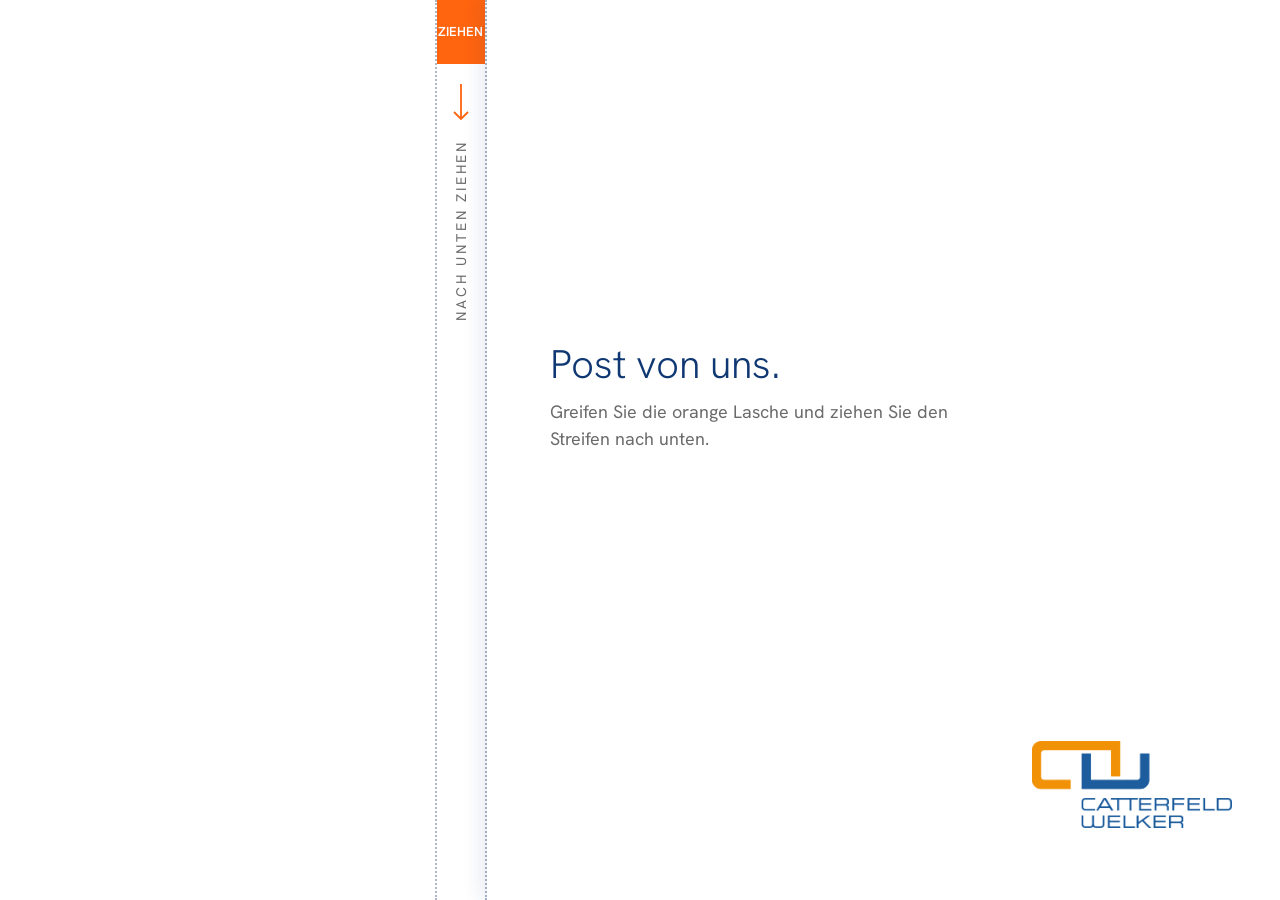
<file: CW/index.html>
<!doctype html>
<html lang="de">
<head>
<meta charset="utf-8">
<meta name="viewport" content="width=device-width, initial-scale=1">
<title>Catterfeld Welker – Hier entsteht etwas Neues</title>
<meta name="description" content="Catterfeld Welker GmbH – neue Marke, neue Website. Bleiben Sie gespannt!">
<meta name="robots" content="noindex, nofollow">
<style>
@font-face{font-family:'Hanken Grotesk';src:url('assets/HankenGrotesk.woff2') format('woff2');font-weight:100 900;font-display:swap}
html{scroll-behavior:smooth}
body{margin:0;background:#FFFFFF}
a{color:#0050FF}a:hover{color:#0F3873}
a:focus-visible,button:focus-visible{outline:3px solid #FFCB3C;outline-offset:2px}
@media (max-width:700px){.lp-deco{display:none}}
.raster{min-height:100vh;min-height:100svh}
#u-streifen{transition:transform 450ms cubic-bezier(.3,1.4,.5,1)}
.ziehen #u-streifen,.ziehen #u-links,.ziehen #u-rechts{transition:none}
.ziehen #u-streifen{cursor:grabbing}
.offen #u-streifen{transition:transform 650ms cubic-bezier(.5,0,.8,.4)!important}
.offen #u-links,.offen #u-rechts{transition-duration:1000ms!important}
#u-links{transition:transform 1000ms cubic-bezier(.6,0,.3,1) 250ms}
#u-rechts{transition:transform 1100ms cubic-bezier(.6,0,.3,1) 250ms}
.offen #u-streifen{transform:translateY(115%) rotate(5deg)!important}
.offen #u-links{transform:translateX(-105%) rotate(-3deg)!important}
.offen #u-rechts{transform:translateX(105%) rotate(2deg)!important}
.offen{pointer-events:none}
@media (prefers-reduced-motion:reduce){#u-streifen,#u-links,#u-rechts{transition:none}}

/* Bagger */
#bagger{position:fixed;left:0;bottom:8px;width:300px;height:180px;z-index:30;pointer-events:none;transform:translateX(-320px);visibility:hidden}
#bagger.faehrt{visibility:visible;animation:bagger-fahrt 11s cubic-bezier(.45,0,.55,1) forwards}
#bagger.faehrt .rad{transform-box:fill-box;transform-origin:center;animation:bagger-rad 11s linear forwards}
#bagger.faehrt .arm{transform-origin:118px 100px;animation:bagger-arm 11s ease-in-out forwards}
#bagger.faehrt .wackel{animation:bagger-wackel .35s ease-in-out 12}
@keyframes bagger-fahrt{0%{transform:translateX(-320px)}38%{transform:translateX(calc(50vw - 150px))}62%{transform:translateX(calc(50vw - 150px))}100%{transform:translateX(calc(100vw + 20px))}}
@keyframes bagger-rad{0%{transform:rotate(0)}38%{transform:rotate(900deg)}62%{transform:rotate(900deg)}100%{transform:rotate(1800deg)}}
@keyframes bagger-arm{0%,38%{transform:rotate(0)}45%{transform:rotate(16deg)}50%{transform:rotate(16deg)}56%{transform:rotate(-12deg)}62%,100%{transform:rotate(0)}}
@keyframes bagger-wackel{0%,100%{transform:translateY(0)}50%{transform:translateY(-1.5px)}}
@media (max-width:700px){#bagger{width:200px;height:120px}}
@media (prefers-reduced-motion:reduce){#bagger{display:none}}
</style>
</head>
<body>
<div style="font-family: 'Hanken Grotesk', Arial, sans-serif; color: #0F3873; background: #FFFFFF; width: 100%; position: relative; overflow-x: hidden;">
  <!-- Envelope: tear open along the perforation -->
  
  <div id="umschlag" style="position: fixed; inset: 0; z-index: 20; overflow: hidden; ">
    <div id="u-links" style="position: absolute; top: 0; bottom: 0; left: 0; width: calc(36% - 26px); background: #FFFFFF; box-shadow: 6px 0 18px rgba(15,56,115,0.10);"></div>
    <button type="button" id="u-streifen" aria-label="Umschlag aufreißen: Streifen nach unten ziehen oder Eingabetaste drücken" style="position: absolute; top: 0; bottom: 0; left: calc(36% - 26px); width: 52px; margin: 0; padding: 0; background: #FFFFFF; border: 0; border-left: 2px dotted #AEB6C6; border-right: 2px dotted #AEB6C6; cursor: grab; touch-action: none; user-select: none; display: flex; flex-direction: column; align-items: center; gap: 18px; font-family: inherit;">
      <span style="display: block; width: 100%; height: 64px; background: #FF640F; color: #FFFFFF; font-size: 13px; font-weight: 600; line-height: 64px; text-align: center;">ZIEHEN</span>
      <svg aria-hidden="true" width="18" height="40" viewBox="0 0 18 40" fill="none" stroke="#FF640F" stroke-width="1.8"><path d="M9 2v35M2 30l7 7 7-7"></path></svg>
      <span style="writing-mode: vertical-rl; transform: rotate(180deg); font-size: 14px; letter-spacing: 0.2em; color: #6B6B6B;">NACH UNTEN ZIEHEN</span>
    </button>
    <div id="u-rechts" style="position: absolute; top: 0; bottom: 0; left: calc(36% + 26px); right: 0; background: #FFFFFF; box-shadow: -6px 0 18px rgba(15,56,115,0.10);">
      <div style="position: absolute; left: 8%; top: 38%; max-width: 460px;"><p style="margin: 0 0 12px; font-size: 40px; font-weight: 300; line-height: 1.1; color: #0F3873;">Post von uns.</p><p style="margin: 0; font-size: 18px; line-height: 1.5; color: #6B6B6B;">Greifen Sie die orange Lasche und ziehen Sie den Streifen nach unten.</p></div>
      <img src="assets/logo.png" alt="Catterfeld Welker" style="position: absolute; right: 6%; bottom: 8%; width: 200px; height: auto;">
    </div>
  </div>
  


  <main class="raster" style="display: flex; flex-direction: column;">
    <header style="background: #FFFFFF; padding: 20px 32px;">
      <img src="assets/logo.png" alt="Catterfeld Welker" style="height: 46px; width: auto; display: block;">
    </header>
    <section aria-label="Ankündigung" style="flex: 1 1 auto; display: flex; flex-wrap: wrap;">
      <div class="lp-deco" style="flex: 1 1 300px; display: flex; flex-direction: column;">
        <div style="background: #FFCB3C; flex: 3 1 0;"></div>
        <div style="background: #F19104; flex: 1.4 1 0;"></div>
        <div style="background: #C6CFE2; flex: 3 1 0;"></div>
      </div>
      <div style="flex: 2.2 1 560px; display: flex; flex-direction: column; min-width: 0;">
        <div style="background: #FF640F; flex: 3 1 auto; padding: 48px 56px 36px; box-sizing: border-box; display: flex; align-items: flex-end;">
          <h1 style="margin: 0; font-weight: 300; font-size: clamp(44px, 6vw, 92px); line-height: 1.0; letter-spacing: -0.01em; color: #FFFFFF;">Hier entsteht<br>etwas Neues.</h1>
        </div>
        <div style="background: #0F3873; flex: 1.4 1 auto; padding: 24px 56px; box-sizing: border-box; display: flex; align-items: center;">
          <p style="margin: 0; font-weight: 300; font-size: clamp(22px, 2.4vw, 34px); line-height: 1.25; color: #FFFFFF;">Neue Marke. Neue Website. 2027.</p>
        </div>
        <div style="background: #0050FF; flex: 3 1 auto; padding: 36px 56px 150px; box-sizing: border-box; color: #FFFFFF;">
          <p style="margin: 0 0 22px; font-size: clamp(22px, 2vw, 28px); line-height: 1.35; font-weight: 600;">Bleiben Sie gespannt!</p>
          <p style="margin: 0; font-size: 17px; line-height: 1.6;">Bis dahin erreichen Sie uns wie gewohnt:<br>
            <a href="mailto:info@ig-cw.de" style="color: #FFFFFF;">info@ig-cw.de</a> &nbsp;·&nbsp; <a href="tel:+49895525520" style="color: #FFFFFF;">+49 89 552 552-0</a></p>
        </div>
      </div>
    </section>
    <footer style="background: #FFFFFF; padding: 14px 32px; font-size: 13px; color: #6B6B6B;">© 2026 Catterfeld Welker GmbH · Steinerstraße 15, Haus E · 81369 München</footer>
  </main>
</div>

<div id="bagger" aria-hidden="true">
<svg viewBox="0 0 300 180" width="100%" height="100%">
  <g class="wackel">
    <g class="arm">
      <path d="M118 100 L196 38" stroke="#0F3873" stroke-width="13" stroke-linecap="round"/>
      <path d="M196 38 L246 112" stroke="#0F3873" stroke-width="10" stroke-linecap="round"/>
      <circle cx="196" cy="38" r="7" fill="#FFCB3C"/>
      <path d="M236 104 L276 104 Q282 132 252 142 L240 140 Z" fill="#F19104"/>
      <path d="M244 140 l3 7 M256 141 l3 7 M268 136 l4 6" stroke="#0F3873" stroke-width="3" stroke-linecap="round"/>
    </g>
    <rect x="22" y="96" width="38" height="40" rx="4" fill="#F19104"/>
    <rect x="40" y="92" width="134" height="46" rx="6" fill="#FF640F"/>
    <text x="78" y="124" font-family="Hanken Grotesk, Arial, sans-serif" font-size="20" font-weight="700" fill="#FFFFFF">CW</text>
    <rect x="58" y="44" width="56" height="52" rx="5" fill="#FFCB3C"/>
    <rect x="66" y="52" width="40" height="30" rx="3" fill="#C6CFE2"/>
    <rect x="110" y="88" width="16" height="16" rx="3" fill="#0F3873"/>
  </g>
  <rect x="20" y="138" width="176" height="34" rx="17" fill="#0F3873"/>
  <g fill="#C6CFE2">
    <g class="rad"><circle cx="38" cy="155" r="11"/><path d="M38 145v20M28 155h20" stroke="#0F3873" stroke-width="3"/></g>
    <g class="rad"><circle cx="80" cy="155" r="9"/><path d="M80 147v16M72 155h16" stroke="#0F3873" stroke-width="3"/></g>
    <g class="rad"><circle cx="122" cy="155" r="9"/><path d="M122 147v16M114 155h16" stroke="#0F3873" stroke-width="3"/></g>
    <g class="rad"><circle cx="178" cy="155" r="11"/><path d="M178 145v20M168 155h20" stroke="#0F3873" stroke-width="3"/></g>
  </g>
</svg>
</div>
<script>
(function () {
  var bagger = function () { var b = document.getElementById('bagger'); if (b) { b.classList.add('faehrt'); setTimeout(function () { b.remove(); }, 11500); } };
  var u = document.getElementById('umschlag'), s = document.getElementById('u-streifen');
  if (!u || !s) { bagger(); return; }
  try { if (sessionStorage.getItem('cw-umschlag') === 'offen') { u.remove(); bagger(); return; } } catch (e) {}
  var open = function () {
    if (u.classList.contains('offen')) return;
    u.classList.add('offen');
    try { sessionStorage.setItem('cw-umschlag', 'offen'); } catch (e) {}
    setTimeout(function () { u.remove(); bagger(); }, 1700);
  };
  var L = document.getElementById('u-links'), R = document.getElementById('u-rechts');
  var y0 = null, d = 0, schwelle = function () { return Math.min(window.innerHeight * 0.45, 380); };
  var setze = function (v) {
    d = Math.max(0, v);
    s.style.transform = 'translateY(' + d + 'px) rotate(' + Math.min(d / 60, 4) + 'deg)';
    var k = Math.min(d / schwelle(), 1);
    L.style.transform = 'translateX(' + (-k * 14) + 'px)'; R.style.transform = 'translateX(' + (k * 14) + 'px)';
  };
  var zurueck = function () { s.style.transform = ''; L.style.transform = ''; R.style.transform = ''; d = 0; };
  s.addEventListener('pointerdown', function (e) {
    if (u.classList.contains('offen')) return;
    y0 = e.clientY; u.classList.add('ziehen'); s.setPointerCapture(e.pointerId); e.preventDefault();
  });
  s.addEventListener('pointermove', function (e) {
    if (y0 === null) return;
    setze(e.clientY - y0);
    if (d >= schwelle()) { y0 = null; u.classList.remove('ziehen'); open(); }
  });
  var los = function () { if (y0 === null) return; y0 = null; u.classList.remove('ziehen'); zurueck(); };
  s.addEventListener('pointerup', los); s.addEventListener('pointercancel', los);
  // Tastatur: Eingabe/Leertaste oeffnet, Pfeil nach unten zieht schrittweise
  s.addEventListener('keydown', function (e) {
    if (e.key === 'Enter' || e.key === ' ') { e.preventDefault(); open(); }
    if (e.key === 'ArrowDown') { e.preventDefault(); setze(d + schwelle() / 4); if (d >= schwelle()) open(); }
  });
})();
</script>
</body>
</html>
</file>
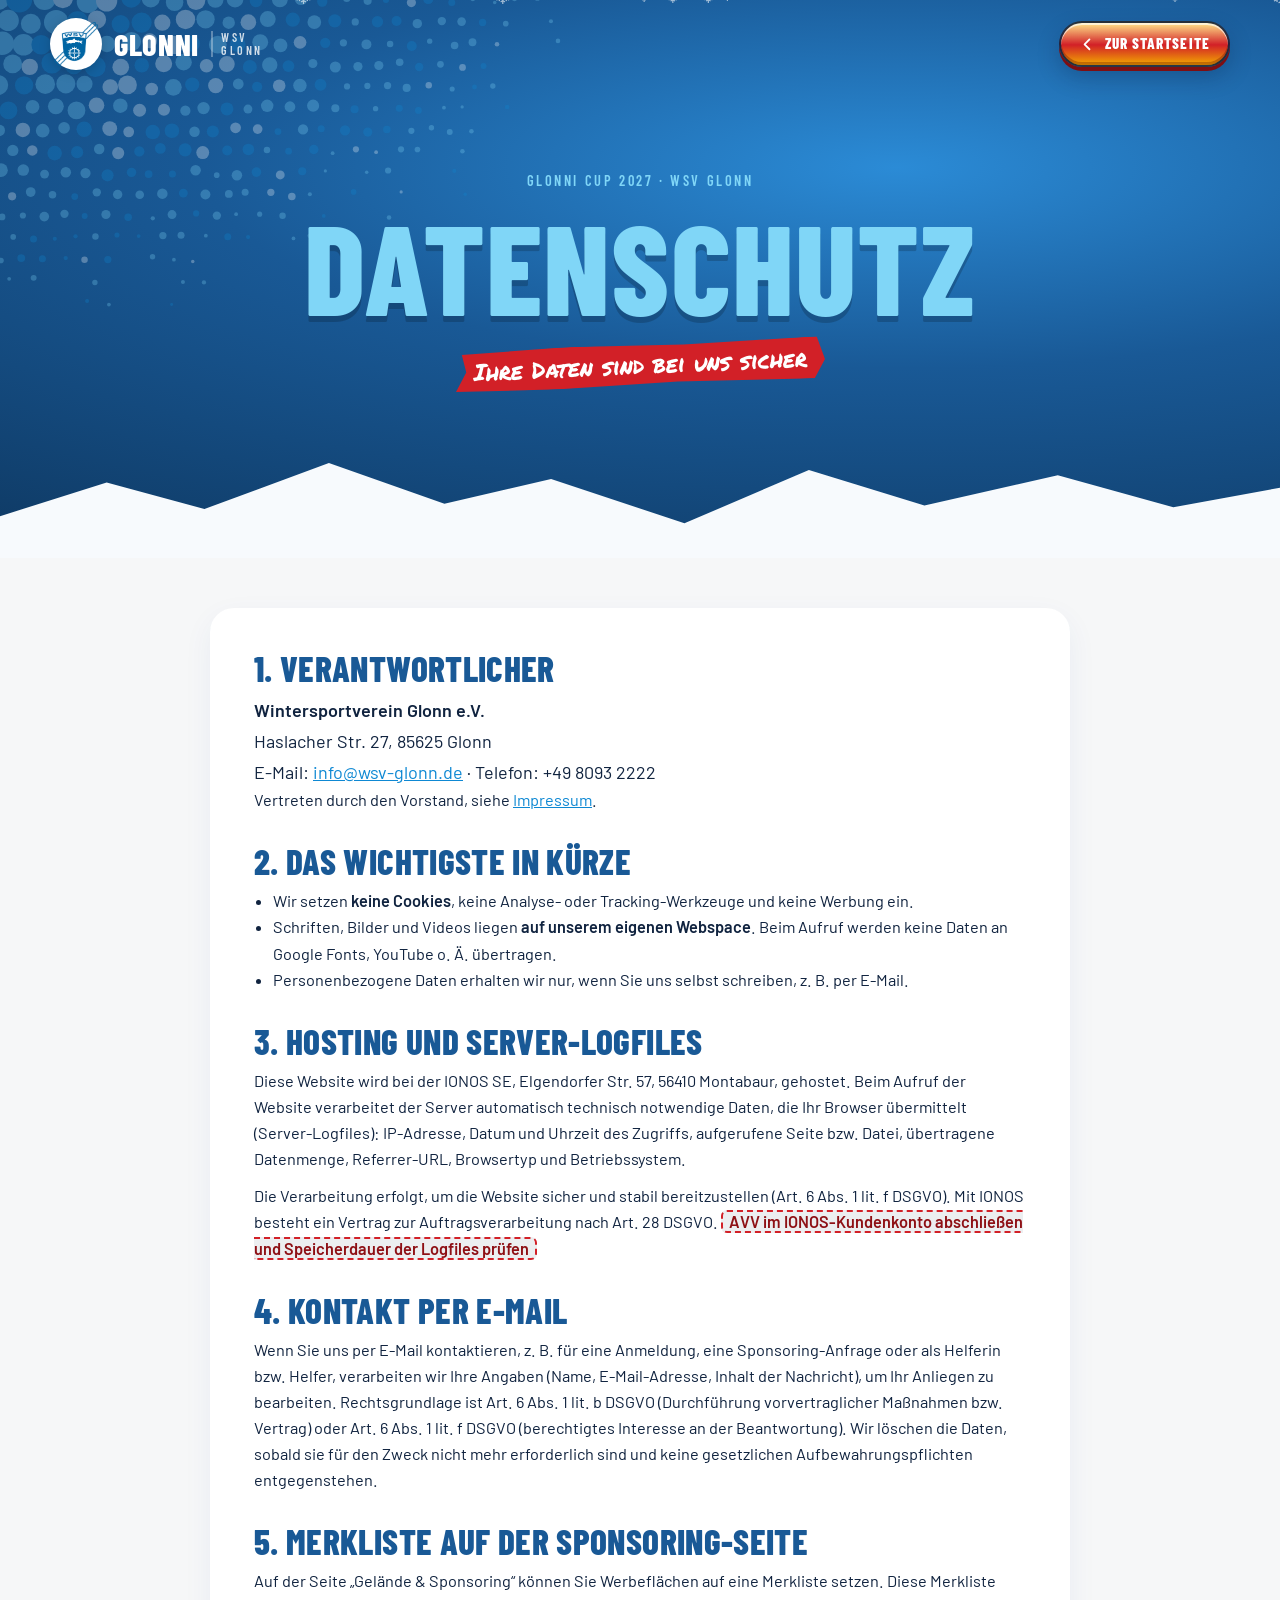
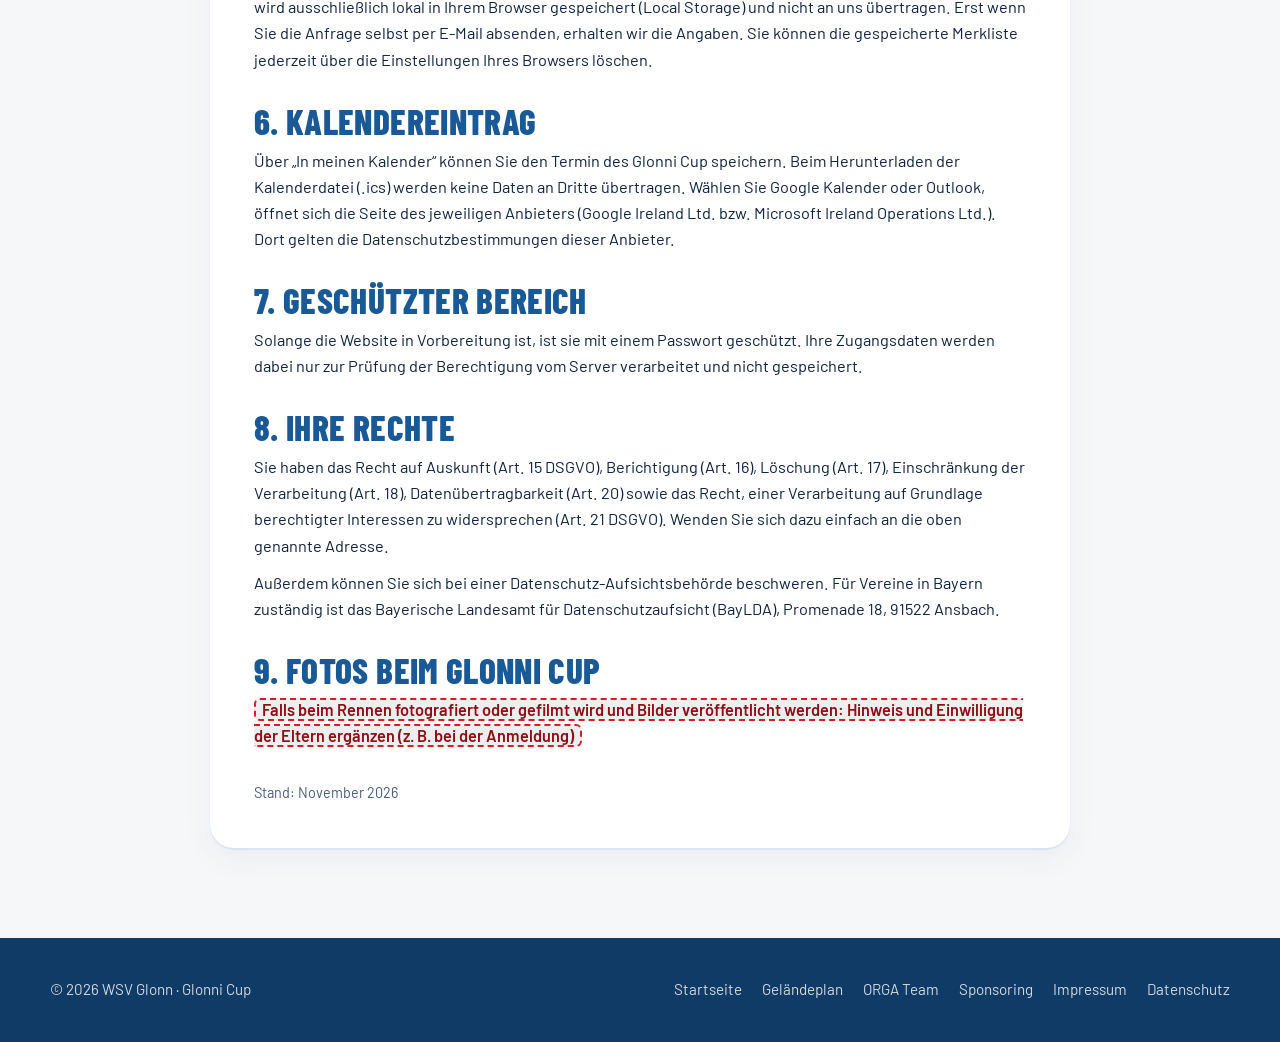
<file: datenschutz.html>
<!DOCTYPE html>
<html lang="de">
<head>
<meta charset="utf-8">
<meta name="viewport" content="width=device-width, initial-scale=1">
<title>Datenschutz – Glonni Cup · WSV Glonn</title>
<meta name="description" content="Datenschutzerklärung der Website des Glonni Cup – Wintersportverein Glonn e.V.">
<meta name="theme-color" content="#195996">
<meta property="og:title" content="Datenschutz – Glonni Cup 2027">
<link rel="icon" href="data:image/svg+xml,%3Csvg xmlns='http://www.w3.org/2000/svg' viewBox='0 0 64 64'%3E%3Ccircle cx='32' cy='32' r='32' fill='%230D47A1'/%3E%3Ctext x='32' y='45' font-family='Arial Black,Arial' font-weight='900' font-size='38' text-anchor='middle' fill='white'%3EG%3C/text%3E%3C/svg%3E">
<link rel="stylesheet" href="assets/fonts.css">
<style>
:root{
  --navy:#195996; --deep:#0F3B66; --blue:#0E88D3; --sky:#80D6F7; --ice:#E8F4FB; --snow:#F6F7F8;
  --yellow:#D22027; --red:#D22027; --red-d:#A3141A; --grey:#DADCDD; --hl:#80D6F7; --ink:#10233F; --muted:#4A5D7A;
  --display:"Barlow Condensed","Arial Narrow",Arial,sans-serif;
  --body:"Barlow",system-ui,-apple-system,"Segoe UI",sans-serif;
  --brush:"Permanent Marker","Comic Sans MS",cursive;
  --r:22px;
}
*{box-sizing:border-box;margin:0;padding:0}
html{-webkit-text-size-adjust:100%;overflow-x:hidden}
body{font-family:var(--body);color:var(--ink);background:var(--snow);line-height:1.55;font-size:18px;overflow-x:hidden}
img{display:block;max-width:100%;height:auto}
a{color:inherit}
.wrap{width:min(1180px,100% - 40px);margin-inline:auto}
h1,h2,h3{font-family:var(--display);font-weight:800;line-height:.95;letter-spacing:.01em;text-transform:uppercase}
h2{font-size:clamp(2.6rem,7vw,4.6rem);color:var(--navy)}
h3{font-size:1.5rem;color:var(--navy)}
.kicker{font-family:var(--display);font-weight:600;text-transform:uppercase;letter-spacing:.18em;font-size:.9rem;color:var(--blue);margin-bottom:.8rem;display:block}
.brush{font-family:var(--brush);display:inline-block;background:var(--red);color:#fff;padding:.35em .8em .3em;transform:rotate(-2.5deg);
  clip-path:polygon(2% 8%,30% 0,62% 6%,98% 0,100% 55%,97% 100%,60% 94%,28% 100%,0 96%,3% 50%);line-height:1.15}
.btn{display:inline-flex;align-items:center;gap:.6em;font-family:var(--display);font-weight:800;text-transform:uppercase;letter-spacing:.06em;font-size:1.15rem;
  padding:.85em 1.5em;border-radius:999px;text-decoration:none;transition:transform .2s cubic-bezier(.3,1.6,.5,1),box-shadow .2s;border:0;cursor:pointer}
.btn:hover{transform:translateY(-3px) rotate(-1deg)}
.btn-y{background:var(--red);color:#fff;box-shadow:0 6px 0 #8E1015}
.btn-y:hover{box-shadow:0 9px 0 #8E1015}
.btn-n{background:var(--navy);color:#fff;box-shadow:0 6px 0 var(--deep)}
.btn svg{width:1.1em;height:1.1em}

/* NAV */
.nav{position:fixed;inset:0 0 auto;z-index:50;transition:background .3s,box-shadow .3s,padding .3s;padding:18px 0}
.nav.solid{background:rgba(8,44,102,.92);backdrop-filter:blur(10px);-webkit-backdrop-filter:blur(10px);box-shadow:0 4px 20px rgba(0,0,0,.15);padding:10px 0}
.nav .wrap{display:flex;align-items:center;justify-content:space-between;gap:20px}
.logo{font-family:var(--display);font-weight:800;font-size:1.9rem;color:#fff;text-decoration:none;letter-spacing:.02em;display:flex;align-items:center;gap:.4em}
.logo .crest{flex:none;width:52px;height:52px;border-radius:50%;background:#fff;display:grid;place-items:center;box-shadow:0 3px 12px rgba(0,0,0,.18);transition:width .3s,height .3s}
.logo .crest img{width:84%;height:84%;object-fit:contain}
.nav.solid .logo .crest{width:44px;height:44px}
.logo .lt{line-height:1}
.logo small{font-size:.75rem;letter-spacing:.2em;opacity:.8;font-weight:600;border-left:2px solid rgba(255,255,255,.4);padding-left:.7em;line-height:1.1}
.nav .btn{font-size:.95rem;padding:.6em 1.2em}
@media (max-width:820px){.logo{font-size:1.6rem;gap:.35em}.logo small{font-size:.62rem;padding-left:.55em}.logo .crest{width:44px;height:44px}}
@media (max-width:400px){.logo{font-size:1.4rem}.logo small{display:none}.nav .btn{font-size:.82rem;padding:.5em .9em}}

/* HERO */
.phero{position:relative;background:radial-gradient(120% 80% at 70% 30%,#2B8BD6 0%,var(--navy) 45%,var(--deep) 100%);color:#fff;overflow:hidden;padding:170px 0 150px;text-align:center}
.phero>*{position:relative;z-index:1}
.phero::before{content:"";position:absolute;left:0;top:0;width:min(66vw,700px);aspect-ratio:520/360;background:url(media/halftone-hell.svg) no-repeat 0 0/contain;opacity:.28;pointer-events:none}
.phero h1{font-size:clamp(3.8rem,12vw,8rem);text-shadow:0 6px 0 rgba(0,0,0,.18)}
.phero h1 .l2{color:var(--hl)}
.phero .kicker{color:var(--hl)}
.phero .brush{font-size:clamp(1.05rem,2.4vw,1.45rem);margin:1.1rem 0 1.4rem}
.phero p{font-size:1.2rem;max-width:34em;margin:0 auto;opacity:.92}
.flakes{position:absolute;inset:0;pointer-events:none}
.flakes i{position:absolute;top:-20px;color:#fff;opacity:.6;animation:fall linear infinite;font-style:normal}
@keyframes fall{to{transform:translateY(560px) rotate(360deg);opacity:0}}
.mtn{position:absolute;left:0;right:0;bottom:-2px;pointer-events:none}
.mtn svg{display:block;width:100%;height:auto}

/* TEAM */
section{position:relative;padding:90px 0 110px}
.team .center{text-align:center;max-width:760px;margin:0 auto}
.team .center p{color:var(--muted);font-size:1.15rem;margin-top:1rem}
.members{display:grid;grid-template-columns:repeat(auto-fill,minmax(210px,1fr));gap:22px;margin-top:56px}
.member{background:#fff;border-radius:var(--r);padding:30px 20px 26px;text-align:center;box-shadow:0 2px 0 #DCE6F3,0 10px 30px rgba(13,71,161,.06);transition:transform .3s cubic-bezier(.3,1.5,.5,1)}
.member:hover{transform:translateY(-8px) rotate(-.6deg)}
.avatar{width:128px;height:128px;margin:0 auto 18px;border-radius:50%;background:var(--ice);border:3px dashed #BFD2EA;display:grid;place-items:center;overflow:hidden;position:relative}
.avatar svg{width:64%;height:64%;color:#A9C1E0;margin-top:14%}
.avatar img{position:absolute;inset:0;width:100%;height:100%;object-fit:cover}
.member:nth-child(odd) .avatar{border-color:#FFD75E}
.member h3{font-size:1.45rem}
.member .role{font-family:var(--brush);color:var(--blue);font-size:1.05rem;margin-top:.35rem;line-height:1.2}
.member p{color:var(--muted);font-size:.95rem;margin-top:.6rem}
.member.ph h3,.member.ph .role{opacity:.55}

.join{margin-top:70px;background:var(--red);border-radius:28px;padding:40px 34px;display:flex;align-items:center;justify-content:space-between;gap:24px;flex-wrap:wrap;transform:rotate(-.6deg)}
.join h3{font-size:clamp(1.8rem,4vw,2.4rem)}
.join p{color:var(--ink);margin-top:.4rem;max-width:32em}
@media (max-width:640px){.join{text-align:center;justify-content:center}}

/* FOOTER */
footer{background:var(--deep);color:#fff;padding:40px 0}
footer .meta{display:flex;justify-content:space-between;flex-wrap:wrap;gap:16px;font-size:.95rem;opacity:.8}
footer .meta a{text-decoration:none;margin-left:20px}
footer .meta a:first-child{margin-left:0}
footer .meta a:hover{color:var(--hl)}
@media (max-width:640px){footer .meta{justify-content:center;text-align:center}}

/* REVEAL */
.rv{opacity:0;transform:translateY(40px);transition:opacity .8s ease,transform .8s cubic-bezier(.2,1,.3,1)}
.rv.in{opacity:1;transform:none}
.rv.d1{transition-delay:.1s}.rv.d2{transition-delay:.2s}.rv.d3{transition-delay:.3s}

/* Under-construction */
.uc-tape{position:fixed;right:-70px;bottom:44px;z-index:9001;pointer-events:none;transform:rotate(-35deg);width:340px;text-align:center;
  padding:9px 0;font-family:var(--display);font-weight:800;text-transform:uppercase;letter-spacing:.14em;font-size:.95rem;color:var(--ink);
  background:repeating-linear-gradient(-45deg,var(--red) 0 18px,#FFD75E 18px 36px);border-top:4px solid var(--ink);border-bottom:4px solid var(--ink);
  box-shadow:0 8px 22px rgba(0,0,0,.25)}
.uc-tape span{background:var(--red);padding:2px 10px;color:#fff}
@media (max-width:600px){.uc-tape{right:-88px;bottom:30px;font-size:.78rem;width:300px}}

@media (prefers-reduced-motion:reduce){
  *,*::before,*::after{animation:none!important;transition:none!important}
  .rv{opacity:1!important;transform:none!important}
  .flakes{display:none}
}

/* ===== Einheitlicher Button-Stil (wie „Anmelden“) ===== */
.btn{position:relative;overflow:hidden;isolation:isolate;border:2px solid rgba(16,35,63,.9);letter-spacing:.07em}
.btn::after{content:"";position:absolute;top:-20%;bottom:-20%;left:-60%;width:45%;z-index:-1;pointer-events:none;
  background:linear-gradient(100deg,transparent,rgba(255,255,255,.75),transparent);transform:skewX(-20deg);animation:btnshine 5s ease-in-out 2s infinite}
@keyframes btnshine{0%,72%{left:-60%}100%{left:130%}}
.btn-y{background:linear-gradient(180deg,#FFE58A 0%,#D22027 52%,#F2A900 100%);color:#fff;
  box-shadow:inset 0 2px 0 rgba(255,255,255,.65),inset 0 -3px 0 rgba(90,0,0,.3),0 4px 0 #7E0E12,0 10px 22px rgba(4,22,56,.25)}
.btn-n{background:linear-gradient(180deg,#2E97DE 0%,#0E88D3 52%,#0A6BAA 100%);color:#fff;
  box-shadow:inset 0 2px 0 rgba(255,255,255,.35),inset 0 -3px 0 rgba(0,0,0,.2),0 4px 0 #084F7E,0 10px 22px rgba(4,22,56,.25)}
.btn-n::after{background:linear-gradient(100deg,transparent,rgba(255,255,255,.35),transparent)}
.btn-o,.btn-l{background:linear-gradient(180deg,#FFFFFF 0%,#F1F5FB 55%,#DCE6F3 100%);color:#195996;
  box-shadow:inset 0 2px 0 rgba(255,255,255,.9),inset 0 -3px 0 rgba(13,71,161,.12),0 4px 0 #8FA6C6,0 10px 22px rgba(4,22,56,.2)}
.btn-y:hover,.btn-n:hover,.btn-o:hover,.btn-l:hover{transform:translateY(-2px) rotate(-1deg)}
.btn-y:hover{box-shadow:inset 0 2px 0 rgba(255,255,255,.65),inset 0 -3px 0 rgba(90,0,0,.3),0 6px 0 #7E0E12,0 14px 28px rgba(4,22,56,.3)}
.btn-n:hover{box-shadow:inset 0 2px 0 rgba(255,255,255,.35),inset 0 -3px 0 rgba(0,0,0,.2),0 6px 0 #084F7E,0 14px 28px rgba(4,22,56,.3)}
.btn-o:hover,.btn-l:hover{box-shadow:inset 0 2px 0 rgba(255,255,255,.9),inset 0 -3px 0 rgba(13,71,161,.12),0 6px 0 #8FA6C6,0 14px 28px rgba(4,22,56,.25)}
.btn-y:active,.btn-n:active,.btn-o:active,.btn-l:active{transform:translateY(3px);filter:brightness(.97)}
.btn-y:active{box-shadow:inset 0 2px 0 rgba(255,255,255,.5),0 1px 0 #7E0E12,0 4px 10px rgba(4,22,56,.25)}
.btn-n:active{box-shadow:inset 0 2px 0 rgba(255,255,255,.3),0 1px 0 #084F7E,0 4px 10px rgba(4,22,56,.25)}
.btn-o:active,.btn-l:active{box-shadow:inset 0 2px 0 rgba(255,255,255,.9),0 1px 0 #8FA6C6,0 4px 10px rgba(4,22,56,.2)}
.nav ul a.btn-y,.nav ul a.btn-y:hover{color:#fff;opacity:1}
@media (prefers-reduced-motion:reduce){.btn::after{animation:none;display:none}}
</style>
<style>
.legal{padding:50px 0 90px}
.legal .card{background:#fff;border-radius:24px;padding:clamp(22px,4vw,44px);box-shadow:0 2px 0 #DCE6F3,0 10px 30px rgba(13,71,161,.06);max-width:860px;margin:0 auto}
.legal h2{font-size:clamp(1.6rem,3.6vw,2.2rem);margin:2rem 0 .6rem;color:var(--navy)}
.legal h2:first-child{margin-top:0}
.legal h3{font-size:1.2rem;margin:1.3rem 0 .4rem;color:var(--navy)}
.legal p,.legal li{font-size:1.02rem;color:var(--ink);line-height:1.6}
.legal p+p{margin-top:.7rem}
.legal ul{margin:.5rem 0 .5rem 1.2rem}
.legal a{color:var(--blue)}
.legal address{font-style:normal;line-height:1.7}
.todo{background:#ECEEF0;border:2px dashed #D22027;border-radius:6px;padding:0 .35em;font-weight:600;color:#8E1015}
.legal .stand{margin-top:2rem;font-size:.9rem;color:var(--muted)}
</style>
</head>
<body>

<nav class="nav" id="nav">
  <div class="wrap">
    <a class="logo" href="index.html" aria-label="Glonni Cup – WSV Glonn, zur Startseite"><span class="crest"><img src="media/wsv-wappen.png" alt="WSV Glonn Wappen" width="235" height="234" decoding="async"></span><span class="lt">GLONNI</span> <small>WSV<br>GLONN</small></a>
    <a class="btn btn-y" href="index.html"><svg viewBox="0 0 24 24" fill="none" stroke="currentColor" stroke-width="2.6" stroke-linecap="round" stroke-linejoin="round"><path d="M15 5l-7 7 7 7"/></svg>Zur Startseite</a>
  </div>
</nav>

<header class="phero">
  <div class="flakes" id="flakes" aria-hidden="true"></div>
  <div class="wrap" style="position:relative;z-index:2">
    <span class="kicker">Glonni Cup 2027 · WSV Glonn</span>
    <h1><span class="l2">Datenschutz</span></h1>
    <div class="brush">Ihre Daten sind bei uns sicher</div>
  </div>
  <div class="mtn" aria-hidden="true">
    <svg viewBox="0 0 1440 120" preserveAspectRatio="none"><path fill="#F7FAFD" d="M0 120V70l120-38 110 30 140-52 130 46 120-28 150 50 140-60 130 40 150-34 130 36 120-22v80z"/></svg>
  </div>
</header>

<main class="legal"><div class="wrap"><div class="card">
<h2>1. Verantwortlicher</h2>
<address>
<strong>Wintersportverein Glonn e.V.</strong><br>
Haslacher Str. 27, 85625 Glonn<br>
E-Mail: <a href="mailto:info@wsv-glonn.de">info@wsv-glonn.de</a> · Telefon: +49 8093 2222
</address>
<p>Vertreten durch den Vorstand, siehe <a href="impressum.html">Impressum</a>.</p>

<h2>2. Das Wichtigste in Kürze</h2>
<ul>
<li>Wir setzen <strong>keine Cookies</strong>, keine Analyse- oder Tracking-Werkzeuge und keine Werbung ein.</li>
<li>Schriften, Bilder und Videos liegen <strong>auf unserem eigenen Webspace</strong>. Beim Aufruf werden keine Daten an Google Fonts, YouTube o. Ä. übertragen.</li>
<li>Personenbezogene Daten erhalten wir nur, wenn Sie uns selbst schreiben, z. B. per E-Mail.</li>
</ul>

<h2>3. Hosting und Server-Logfiles</h2>
<p>Diese Website wird bei der IONOS SE, Elgendorfer Str. 57, 56410 Montabaur, gehostet. Beim Aufruf der Website verarbeitet der Server automatisch technisch notwendige Daten, die Ihr Browser übermittelt (Server-Logfiles): IP-Adresse, Datum und Uhrzeit des Zugriffs, aufgerufene Seite bzw. Datei, übertragene Datenmenge, Referrer-URL, Browsertyp und Betriebssystem.</p>
<p>Die Verarbeitung erfolgt, um die Website sicher und stabil bereitzustellen (Art. 6 Abs. 1 lit. f DSGVO). Mit IONOS besteht ein Vertrag zur Auftragsverarbeitung nach Art. 28 DSGVO. <span class="todo">AVV im IONOS-Kundenkonto abschließen und Speicherdauer der Logfiles prüfen</span></p>

<h2>4. Kontakt per E-Mail</h2>
<p>Wenn Sie uns per E-Mail kontaktieren, z. B. für eine Anmeldung, eine Sponsoring-Anfrage oder als Helferin bzw. Helfer, verarbeiten wir Ihre Angaben (Name, E-Mail-Adresse, Inhalt der Nachricht), um Ihr Anliegen zu bearbeiten. Rechtsgrundlage ist Art. 6 Abs. 1 lit. b DSGVO (Durchführung vorvertraglicher Maßnahmen bzw. Vertrag) oder Art. 6 Abs. 1 lit. f DSGVO (berechtigtes Interesse an der Beantwortung). Wir löschen die Daten, sobald sie für den Zweck nicht mehr erforderlich sind und keine gesetzlichen Aufbewahrungspflichten entgegenstehen.</p>

<h2>5. Merkliste auf der Sponsoring-Seite</h2>
<p>Auf der Seite „Gelände &amp; Sponsoring“ können Sie Werbeflächen auf eine Merkliste setzen. Diese Merkliste wird ausschließlich lokal in Ihrem Browser gespeichert (Local Storage) und nicht an uns übertragen. Erst wenn Sie die Anfrage selbst per E-Mail absenden, erhalten wir die Angaben. Sie können die gespeicherte Merkliste jederzeit über die Einstellungen Ihres Browsers löschen.</p>

<h2>6. Kalendereintrag</h2>
<p>Über „In meinen Kalender“ können Sie den Termin des Glonni Cup speichern. Beim Herunterladen der Kalenderdatei (.ics) werden keine Daten an Dritte übertragen. Wählen Sie Google Kalender oder Outlook, öffnet sich die Seite des jeweiligen Anbieters (Google Ireland Ltd. bzw. Microsoft Ireland Operations Ltd.). Dort gelten die Datenschutzbestimmungen dieser Anbieter.</p>

<h2>7. Geschützter Bereich</h2>
<p>Solange die Website in Vorbereitung ist, ist sie mit einem Passwort geschützt. Ihre Zugangsdaten werden dabei nur zur Prüfung der Berechtigung vom Server verarbeitet und nicht gespeichert.</p>

<h2>8. Ihre Rechte</h2>
<p>Sie haben das Recht auf Auskunft (Art. 15 DSGVO), Berichtigung (Art. 16), Löschung (Art. 17), Einschränkung der Verarbeitung (Art. 18), Datenübertragbarkeit (Art. 20) sowie das Recht, einer Verarbeitung auf Grundlage berechtigter Interessen zu widersprechen (Art. 21 DSGVO). Wenden Sie sich dazu einfach an die oben genannte Adresse.</p>
<p>Außerdem können Sie sich bei einer Datenschutz-Aufsichtsbehörde beschweren. Für Vereine in Bayern zuständig ist das Bayerische Landesamt für Datenschutzaufsicht (BayLDA), Promenade 18, 91522 Ansbach.</p>

<h2>9. Fotos beim Glonni Cup</h2>
<p><span class="todo">Falls beim Rennen fotografiert oder gefilmt wird und Bilder veröffentlicht werden: Hinweis und Einwilligung der Eltern ergänzen (z. B. bei der Anmeldung)</span></p>
<p class="stand">Stand: November 2026</p>
</div></div></main>

<footer>
  <div class="wrap">
    <div class="meta">
      <span>© <span id="yr">2026</span> WSV Glonn · Glonni Cup</span>
      <span><a href="index.html">Startseite</a><a href="index.html#gelaendeplan">Geländeplan</a><a href="index.html#orga-team">ORGA Team</a><a href="gelaende.html">Sponsoring</a><a href="impressum.html">Impressum</a><a href="datenschutz.html">Datenschutz</a></span>
    </div>
  </div>
</footer>

<script>
(function(){
  var nav=document.getElementById('nav');
  function onNav(){nav.classList.toggle('solid',window.scrollY>40)}
  onNav(); window.addEventListener('scroll',onNav,{passive:true});
  document.getElementById('yr').textContent=new Date().getFullYear();

  var reduce=window.matchMedia('(prefers-reduced-motion: reduce)').matches;
  if(!reduce){
    var f=document.getElementById('flakes');
    for(var i=0;i<26;i++){
      var s=document.createElement('i'); s.textContent='❄';
      s.style.left=(Math.random()*100)+'%';
      s.style.fontSize=(8+Math.random()*14)+'px';
      s.style.animationDuration=(7+Math.random()*8)+'s';
      s.style.animationDelay=(-Math.random()*12)+'s';
      f.appendChild(s);
    }
  }

  var els=document.querySelectorAll('.rv');
  if(!('IntersectionObserver' in window)){els.forEach(function(e){e.classList.add('in')});return;}
  var io=new IntersectionObserver(function(es){es.forEach(function(e){if(e.isIntersecting){e.target.classList.add('in');io.unobserve(e.target)}})},{threshold:.15,rootMargin:'0px 0px -40px 0px'});
  els.forEach(function(e){io.observe(e)});
})();
</script>
</body>
</html>
</file>
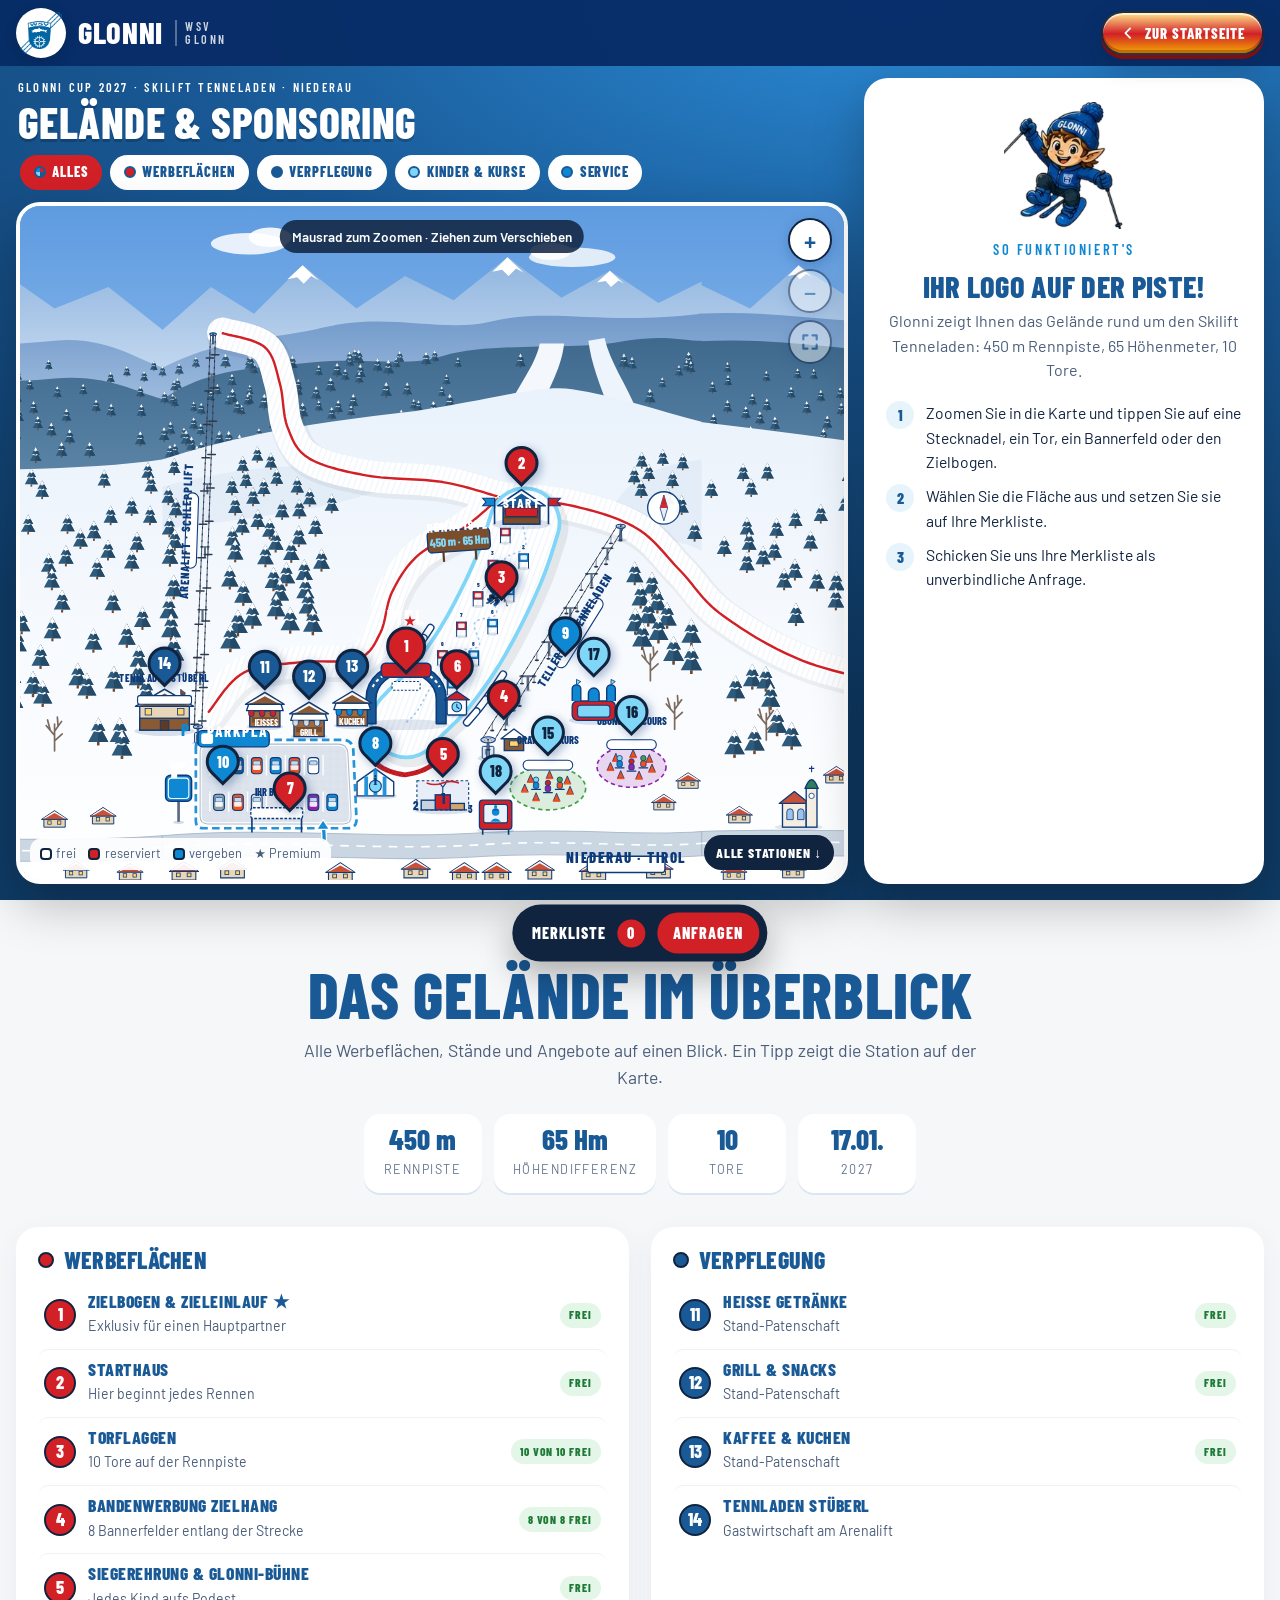
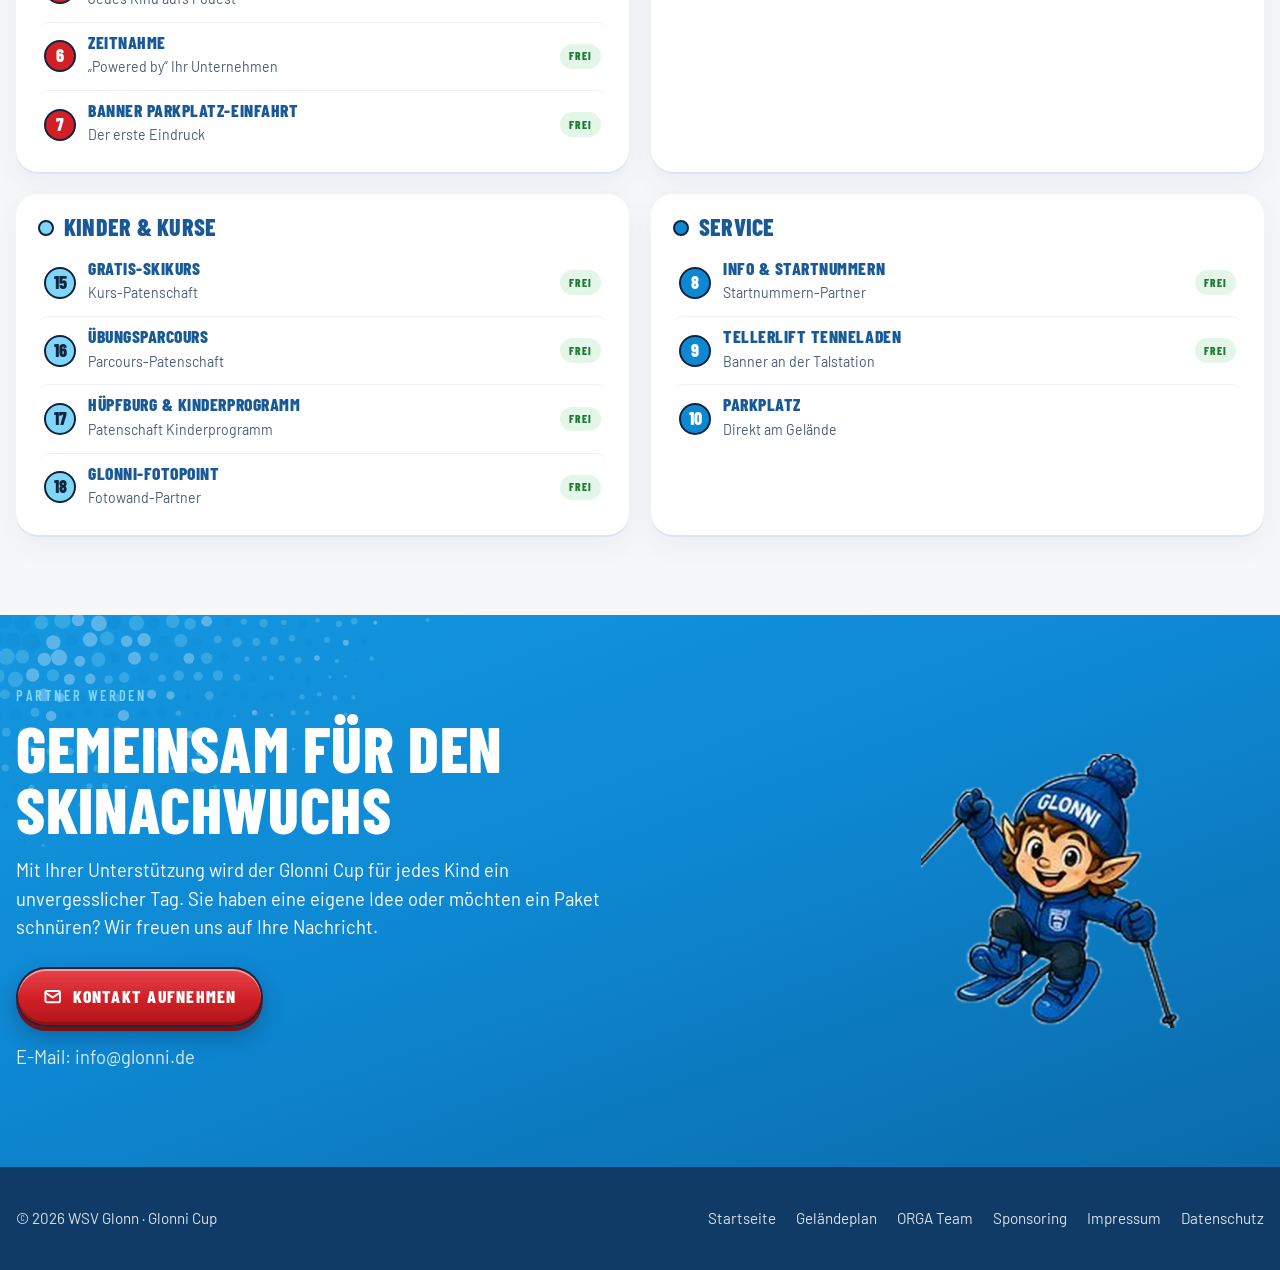
<file: gelaende.html>
<!DOCTYPE html>
<html lang="de">
<head>
<meta charset="utf-8">
<meta name="viewport" content="width=device-width, initial-scale=1">
<title>Gelände & Sponsoring – Glonni Cup 2027 · WSV Glonn</title>
<meta name="description" content="Interaktive Geländekarte des Glonni Cup 2027 am Skilift Tenneladen in Niederau: Starthaus, Torflaggen, Zielbogen, Banden und mehr – Werbeflächen für Sponsoren entdecken und anfragen.">
<meta name="theme-color" content="#195996">
<meta property="og:title" content="Gelände & Sponsoring – Glonni Cup 2027">
<meta property="og:description" content="Ihr Logo auf der Piste: Werbeflächen beim Zwergerl-Skirennen des WSV Glonn.">
<link rel="icon" href="data:image/svg+xml,%3Csvg xmlns='http://www.w3.org/2000/svg' viewBox='0 0 64 64'%3E%3Ccircle cx='32' cy='32' r='32' fill='%230D47A1'/%3E%3Ctext x='32' y='45' font-family='Arial Black,Arial' font-weight='900' font-size='38' text-anchor='middle' fill='white'%3EG%3C/text%3E%3C/svg%3E">
<link rel="stylesheet" href="assets/fonts.css">
<style>
:root{
  --navy:#195996; --deep:#0F3B66; --blue:#0E88D3; --sky:#80D6F7; --ice:#E8F4FB; --snow:#F6F7F8;
  --yellow:#D22027; --ink:#10233F; --muted:#4A5D7A; --red:#D22027; --green:#80D6F7; --violet:#8E24AA;
  --display:"Barlow Condensed","Arial Narrow",Arial,sans-serif;
  --body:"Barlow",system-ui,-apple-system,"Segoe UI",sans-serif;
  --brush:"Permanent Marker","Comic Sans MS",cursive;
  --r:22px;
}
*{box-sizing:border-box;margin:0;padding:0}
html{-webkit-text-size-adjust:100%;overflow-x:hidden;scroll-behavior:smooth}
body{font-family:var(--body);color:var(--ink);background:var(--snow);line-height:1.55;font-size:18px;overflow-x:hidden}
img{display:block;max-width:100%;height:auto}
a{color:inherit}
button{font:inherit;color:inherit}
.wrap{width:min(1280px,100% - 32px);margin-inline:auto}
h1,h2,h3{font-family:var(--display);font-weight:800;line-height:.95;letter-spacing:.01em;text-transform:uppercase}
h2{font-size:clamp(2.4rem,6vw,4rem);color:var(--navy)}
h3{font-size:1.5rem;color:var(--navy)}
.kicker{font-family:var(--display);font-weight:600;text-transform:uppercase;letter-spacing:.18em;font-size:.9rem;color:var(--blue);margin-bottom:.7rem;display:block}
.brush{font-family:var(--brush);display:inline-block;background:var(--red);color:#fff;padding:.35em .8em .3em;transform:rotate(-2.5deg);
  clip-path:polygon(2% 8%,30% 0,62% 6%,98% 0,100% 55%,97% 100%,60% 94%,28% 100%,0 96%,3% 50%);line-height:1.15}
.btn{display:inline-flex;align-items:center;justify-content:center;gap:.6em;font-family:var(--display);font-weight:800;text-transform:uppercase;letter-spacing:.06em;font-size:1.1rem;
  padding:.8em 1.4em;border-radius:999px;text-decoration:none;transition:transform .2s cubic-bezier(.3,1.6,.5,1),box-shadow .2s,background .2s;border:0;cursor:pointer}
.btn:hover{transform:translateY(-2px)}
.btn-y{background:var(--red);color:#fff;box-shadow:0 5px 0 #8E1015}
.btn-n{background:var(--navy);color:#fff;box-shadow:0 5px 0 var(--deep)}
.btn-l{background:#fff;color:var(--navy);box-shadow:inset 0 0 0 2.5px var(--navy)}
.btn svg{width:1.1em;height:1.1em;flex:none}

/* NAV */
.nav{position:fixed;inset:0 0 auto;z-index:60;transition:background .3s,box-shadow .3s,padding .3s;padding:14px 0}
.nav.solid{background:rgba(8,44,102,.94);backdrop-filter:blur(10px);-webkit-backdrop-filter:blur(10px);box-shadow:0 4px 20px rgba(0,0,0,.15);padding:8px 0}
.nav .wrap{display:flex;align-items:center;justify-content:space-between;gap:14px}
.logo{font-family:var(--display);font-weight:800;font-size:1.9rem;color:#fff;text-decoration:none;letter-spacing:.02em;display:flex;align-items:center;gap:.4em}
.logo .crest{flex:none;width:50px;height:50px;border-radius:50%;background:#fff;display:grid;place-items:center;box-shadow:0 3px 12px rgba(0,0,0,.18)}
.logo .crest img{width:84%;height:84%;object-fit:contain}
.logo small{font-size:.75rem;letter-spacing:.2em;opacity:.8;font-weight:600;border-left:2px solid rgba(255,255,255,.4);padding-left:.7em;line-height:1.1}
.nav .btn{font-size:.92rem;padding:.6em 1.15em}
@media (max-width:820px){.logo{font-size:1.55rem}.logo small{font-size:.62rem}.logo .crest{width:42px;height:42px}}
@media (max-width:420px){.logo small{display:none}.nav .btn{font-size:.8rem;padding:.5em .85em}}

/* HERO */
.phero{position:relative;background:radial-gradient(120% 80% at 70% 30%,#2B8BD6 0%,var(--navy) 45%,var(--deep) 100%);color:#fff;overflow:hidden;padding:140px 0 120px;text-align:center}
.phero>*{position:relative;z-index:1}
.phero::before{content:"";position:absolute;left:0;top:0;width:min(66vw,700px);aspect-ratio:520/360;background:url(media/halftone-hell.svg) no-repeat 0 0/contain;opacity:.28;pointer-events:none}
.phero h1{font-size:clamp(3.2rem,10vw,7rem);text-shadow:0 6px 0 rgba(0,0,0,.18)}
.phero h1 .l2{color:var(--hl)}
.phero .kicker{color:var(--hl)}
.phero .brush{font-size:clamp(1.05rem,2.4vw,1.45rem);margin:1rem 0 1.3rem}
.phero p{font-size:1.15rem;max-width:36em;margin:0 auto;opacity:.92}
.stats{display:flex;justify-content:center;flex-wrap:wrap;gap:12px;margin-top:2rem}
.stat{background:rgba(255,255,255,.1);border:1px solid rgba(255,255,255,.22);border-radius:16px;padding:10px 18px;min-width:120px}
.stat b{display:block;font-family:var(--display);font-weight:800;font-size:1.9rem;line-height:1;color:var(--hl)}
.stat span{font-size:.8rem;letter-spacing:.12em;text-transform:uppercase;opacity:.85}
.flakes{position:absolute;inset:0;pointer-events:none}
.flakes i{position:absolute;top:-20px;color:#fff;opacity:.6;animation:fall linear infinite;font-style:normal}
@keyframes fall{to{transform:translateY(520px) rotate(360deg);opacity:0}}
.mtn{position:absolute;left:0;right:0;bottom:-2px;pointer-events:none}
.mtn svg{display:block;width:100%;height:auto}

/* Besucher-Modus: keine Werbeflächen */
.mode-visitor .adslot,.mode-visitor [data-item="einfahrt"]{display:none}
.mode-visitor .cart{display:none!important}
/* APP (full-screen map) */
.nav{background:rgba(8,44,102,.96)!important;padding:8px 0!important}
.app{height:100vh;height:100svh;padding-top:var(--navh,66px);background:radial-gradient(120% 80% at 70% 0%,#2B8BD6 0%,var(--navy) 45%,var(--deep) 100%);position:relative}
.appgrid{height:100%;display:grid;grid-template-columns:minmax(0,1fr) minmax(320px,400px);gap:16px;padding:12px 16px 16px;width:min(1600px,100%);margin:0 auto}
.mapcol{display:flex;flex-direction:column;min-height:0;min-width:0}
.apphead{display:flex;align-items:flex-end;justify-content:space-between;gap:10px 18px;flex-wrap:wrap;padding:0 2px 10px;color:#fff}
.ttl .kicker{color:var(--hl);margin-bottom:.25rem;font-size:.78rem}
.ttl h1{font-size:clamp(1.9rem,3.4vw,2.8rem);text-shadow:0 3px 0 rgba(0,0,0,.18)}
.ttl h1 .l2{color:var(--hl)}
.chips{display:flex;gap:8px;overflow-x:auto;padding:2px;scrollbar-width:none;-webkit-overflow-scrolling:touch;max-width:100%}
.chips::-webkit-scrollbar{display:none}
.chip{flex:none;display:inline-flex;align-items:center;gap:.45em;border:0;background:#fff;border-radius:999px;padding:.45em .95em;font-family:var(--display);font-weight:800;text-transform:uppercase;letter-spacing:.06em;font-size:.9rem;color:var(--navy);cursor:pointer;transition:background .2s,color .2s}
.chip i{width:12px;height:12px;border-radius:50%;display:inline-block;border:2px solid var(--navy)}
.chip[aria-pressed="true"]{background:var(--red);color:#fff}
.mapview{position:relative;flex:1;min-height:0;border-radius:24px;overflow:hidden;background:linear-gradient(#5E9BE0 0 50%,#fff 50%);border:4px solid #fff;box-shadow:0 20px 50px rgba(0,0,0,.25);
  touch-action:pan-y;cursor:grab;user-select:none;-webkit-user-select:none;-webkit-touch-callout:none}
.mapview.zoomed{touch-action:none}
.mapview.dragging{cursor:grabbing}
.stage{position:absolute;left:0;top:0;width:2600px;height:1250px;transform-origin:0 0}
.stage .pins{left:800px;width:1000px;right:auto}
.stage.anim{transition:transform .3s cubic-bezier(.2,.9,.3,1)}
.stage svg{display:block;width:100%;height:100%}
#snowmap{position:absolute;inset:0;width:100%;height:100%;pointer-events:none;z-index:2}
.zoom{position:absolute;right:12px;top:12px;z-index:6;display:flex;flex-direction:column;gap:7px}
.zoom button{width:44px;height:44px;border-radius:50%;border:2.5px solid var(--ink);background:#fff;color:var(--navy);font-size:1.55rem;font-weight:800;line-height:1;cursor:pointer;box-shadow:0 4px 12px rgba(13,59,122,.25);display:grid;place-items:center}
.zoom button svg{width:20px;height:20px}
.zoom button:disabled{opacity:.45;cursor:default}
.legend{position:absolute;left:10px;bottom:10px;z-index:5;display:flex;flex-wrap:wrap;gap:4px 12px;background:rgba(255,255,255,.92);border-radius:12px;padding:6px 10px;font-size:.8rem;color:var(--muted);max-width:calc(100% - 140px)}
.legend span{display:inline-flex;align-items:center;gap:.35em}
.dot{width:12px;height:12px;border-radius:4px;display:inline-block;border:2px solid var(--ink)}
.dot.frei{background:#fff}.dot.reserviert{background:var(--red);color:#fff}.dot.vergeben{background:#0E88D3}
.more{position:absolute;right:10px;bottom:10px;z-index:5;background:var(--ink);color:#fff;text-decoration:none;font-family:var(--display);font-weight:800;text-transform:uppercase;letter-spacing:.06em;font-size:.85rem;padding:.5em .9em;border-radius:999px}
.hint{position:absolute;left:50%;top:14px;transform:translateX(-50%);z-index:5;background:rgba(16,35,63,.85);color:#fff;font-size:.85rem;font-weight:600;padding:.45em .9em;border-radius:999px;pointer-events:none;transition:opacity .5s;white-space:nowrap}
.hint.off{opacity:0}
.stats{display:flex;justify-content:center;flex-wrap:wrap;gap:12px;margin-top:1.4rem}
.stat{background:#fff;border-radius:16px;padding:10px 18px;min-width:118px;box-shadow:0 2px 0 #DCE6F3}
.stat b{display:block;font-family:var(--display);font-weight:800;font-size:1.8rem;line-height:1;color:var(--navy)}
.stat span{font-size:.78rem;letter-spacing:.12em;text-transform:uppercase;color:var(--muted)}

/* SVG behaviours */
#mapsvg .hit{cursor:pointer;transition:opacity .3s,filter .3s}
#mapsvg .hit:hover{filter:drop-shadow(0 0 6px rgba(210,32,39,.85))}
#mapsvg .hit.sel{filter:drop-shadow(0 0 5px #D22027) drop-shadow(0 0 10px #D22027)}
#mapsvg .hit.dim{opacity:.35}
#mapsvg .gate.slot-sel .flag{stroke:#D22027;stroke-width:4}
#mapsvg .gate.st-reserviert .logo{fill:#D22027;opacity:1}
#mapsvg .gate.st-vergeben .logo{fill:#195996;opacity:1}
#mapsvg .bande.st-reserviert .bfill{stroke:#D22027}
#mapsvg .bande.st-vergeben .bfill{stroke:#0E88D3}
#mapsvg .bande.slot-sel .bfill{stroke:#F08A8E}
#mapsvg .gate .flag,#mapsvg .wave{transform-box:fill-box;transform-origin:0 50%;animation:flag 1.6s ease-in-out infinite}
#mapsvg .gate:nth-of-type(2n) .flag{animation-delay:-.8s}
@keyframes flag{0%,100%{transform:skewY(0)}50%{transform:skewY(-6deg) scaleX(.94)}}
#mapsvg .steam path{animation:steam 3s ease-in-out infinite}
#mapsvg .steam path:nth-child(2){animation-delay:-1.5s}
@keyframes steam{0%{opacity:0;transform:translateY(6px)}40%{opacity:.85}100%{opacity:0;transform:translateY(-14px)}}
#mapsvg .bounce{transform-box:fill-box;transform-origin:50% 100%;animation:bnc 1.2s ease-in-out infinite}
@keyframes bnc{0%,100%{transform:scaleY(1)}50%{transform:scaleY(.94) scaleX(1.03)}}
#mapsvg .cl1{animation:drift 60s linear infinite}#mapsvg .cl2{animation:drift 80s linear infinite reverse}
@keyframes drift{0%{transform:translateX(-40px)}50%{transform:translateX(60px)}100%{transform:translateX(-40px)}}

/* PINS */
.pins{position:absolute;inset:0;z-index:3;pointer-events:none}
.pin{position:absolute;transform:translate(-50%,-100%) scale(var(--ps,1));transform-origin:50% 100%;pointer-events:auto;border:0;background:none;cursor:pointer;padding:0;-webkit-tap-highlight-color:transparent;transition:opacity .25s,transform .25s}
.pin .b{position:relative;display:grid;place-items:center;width:34px;height:34px;border-radius:50% 50% 50% 0;transform:rotate(-45deg);background:var(--pc,#D22027);border:3px solid var(--ink);box-shadow:0 4px 10px rgba(13,59,122,.35)}
.pin .b span{transform:rotate(45deg);font-family:var(--display);font-weight:800;font-size:1rem;color:var(--pt,#10233F);line-height:1}
.pin.premium .b{width:40px;height:40px}
.pin.premium .b::after{content:"★";position:absolute;top:-10px;right:-10px;transform:rotate(45deg);font-size:15px;color:#D22027;text-shadow:0 0 3px #fff,0 0 1px #fff}
.pin.free .b::before{content:"";position:absolute;inset:-7px;border-radius:50% 50% 50% 0;border:3px solid var(--pc);opacity:0;animation:ping 2.4s ease-out infinite}
@keyframes ping{0%{opacity:.8;transform:scale(.8)}100%{opacity:0;transform:scale(1.5)}}
.pin:hover,.pin.active{transform:translate(-50%,-100%) scale(calc(var(--ps,1) * 1.18));z-index:5}
.pin.active .b{box-shadow:0 0 0 4px #fff,0 0 0 7px var(--ink),0 6px 14px rgba(13,59,122,.4)}
.pin.dim{opacity:.18;pointer-events:none}
.pin .tip{position:absolute;left:50%;bottom:calc(100% + 6px);transform:translateX(-50%);white-space:nowrap;background:var(--ink);color:#fff;font-family:var(--display);font-weight:800;text-transform:uppercase;letter-spacing:.05em;font-size:.8rem;padding:.3em .7em;border-radius:8px;opacity:0;pointer-events:none;transition:opacity .2s}
.pin:hover .tip{opacity:1}
@media (hover:none){.pin .tip{display:none}}
.c-sponsor{--pc:#D22027;--pt:#fff}
.c-food{--pc:#195996;--pt:#fff}
.c-kids{--pc:#80D6F7;--pt:#10233F}
.c-service{--pc:#0E88D3;--pt:#fff}
.chip .c-sponsor,.chip i.c-sponsor{background:var(--red);color:#fff}.chip i.c-food{background:#195996}.chip i.c-kids{background:#80D6F7}.chip i.c-service{background:#0E88D3}
.chip i.c-all{background:conic-gradient(#D22027 0 25%,#195996 0 50%,#80D6F7 0 75%,#0E88D3 0)}


/* PANEL */
.panel{position:relative;background:#fff;border-radius:24px;box-shadow:0 20px 50px rgba(0,0,0,.25);overflow:hidden;min-height:0}
.panel .inner{padding:24px 22px 22px;height:100%;overflow:auto;overscroll-behavior:contain}
.panel .grab,.panel .close{display:none}
.welcome img{width:120px;margin:0 auto 10px}
.welcome{text-align:center}
.welcome h3{font-size:1.9rem;margin:.2rem 0 .5rem}
.welcome p{color:var(--muted);font-size:1rem}
.welcome ol{list-style:none;text-align:left;margin:18px 0 0;display:grid;gap:10px}
.welcome li{display:flex;gap:12px;align-items:flex-start;font-size:.98rem;color:var(--ink)}
.welcome li b{flex:none;width:28px;height:28px;border-radius:50%;background:var(--ice);color:var(--navy);display:grid;place-items:center;font-family:var(--display);font-weight:800}
.ph{display:flex;align-items:center;gap:12px;margin-bottom:12px}
.ph .num{flex:none;width:46px;height:46px;border-radius:50%;display:grid;place-items:center;font-family:var(--display);font-weight:800;font-size:1.4rem;background:var(--pc);color:var(--pt);border:3px solid var(--ink)}
.ph .cat{font-family:var(--display);font-weight:600;letter-spacing:.14em;text-transform:uppercase;font-size:.8rem;color:var(--muted)}
.ph h3{font-size:1.85rem;line-height:.95}
.sub{font-family:var(--brush);color:var(--blue);font-size:1.1rem;margin-bottom:.6rem;line-height:1.2}
.desc{color:var(--muted);font-size:1.02rem}
.badge{display:inline-flex;align-items:center;gap:.4em;font-family:var(--display);font-weight:800;letter-spacing:.08em;text-transform:uppercase;font-size:.85rem;padding:.3em .8em;border-radius:999px}
.badge.frei{background:#E3F6E8;color:#1E7A36}.badge.reserviert{background:#ECEEF0;color:#4A4F57}.badge.vergeben{background:#E3EDFB;color:var(--navy)}
.badge.premium{background:var(--ink);color:var(--hl)}
.badges{display:flex;flex-wrap:wrap;gap:8px;margin:14px 0}
.perks{list-style:none;margin:16px 0;display:grid;gap:8px}
.perks li{position:relative;padding-left:30px;font-size:1rem}
.perks li::before{content:"";position:absolute;left:0;top:3px;width:20px;height:20px;border-radius:50%;background:var(--red) url("data:image/svg+xml,%3Csvg xmlns='http://www.w3.org/2000/svg' viewBox='0 0 24 24' fill='none' stroke='%23ffffff' stroke-width='3.5' stroke-linecap='round' stroke-linejoin='round'%3E%3Cpath d='M5 12l5 5 9-10'/%3E%3C/svg%3E") center/13px no-repeat}
.vis{display:flex;align-items:center;gap:10px;margin:6px 0 4px;font-family:var(--display);font-weight:600;text-transform:uppercase;letter-spacing:.1em;font-size:.82rem;color:var(--muted)}
.vis .flk{display:flex;gap:3px;font-size:1.1rem;color:#C9D9EE;letter-spacing:0}
.vis .flk .on{color:var(--blue)}
.offer{margin-top:14px;background:var(--ice);border-radius:16px;padding:12px 14px;font-size:.95rem}
.offer b{font-family:var(--display);text-transform:uppercase;letter-spacing:.06em;color:var(--navy)}
.slots{margin:16px 0 4px}
.slots .lbl{font-family:var(--display);font-weight:800;text-transform:uppercase;letter-spacing:.08em;font-size:.95rem;color:var(--navy);margin-bottom:8px;display:flex;justify-content:space-between;gap:10px}
.slots .lbl small{font-family:var(--body);font-weight:400;text-transform:none;letter-spacing:0;color:var(--muted)}
.sgrid{display:grid;grid-template-columns:repeat(5,1fr);gap:7px}
.slot{border:2px solid #DCE6F3;background:#fff;border-radius:12px;padding:7px 2px 6px;cursor:pointer;text-align:center;font-family:var(--display);font-weight:800;font-size:1rem;color:var(--navy);line-height:1.05;transition:border-color .2s,background .2s,transform .15s}
.slot small{display:block;font-family:var(--body);font-weight:600;font-size:.62rem;letter-spacing:.02em;text-transform:uppercase;color:#1E7A36}
.slot.reserviert small{color:#4A4F57}.slot.vergeben small{color:var(--navy)}
.slot.vergeben{background:#F1F5FB;cursor:not-allowed;opacity:.7}
.slot.on{border-color:var(--ink);background:var(--red);color:#fff}
.slot.on small{color:#fff}
.slot:not(.vergeben):hover{transform:translateY(-2px)}
.slot:focus-visible,.chip:focus-visible,.pin:focus-visible,.btn:focus-visible{outline:3px solid var(--sky);outline-offset:3px}
.actions{display:flex;flex-wrap:wrap;gap:10px;margin-top:18px}
.actions .btn{flex:1 1 auto}
.price{font-size:.9rem;color:var(--muted);margin-top:10px}

/* LIST */
.allsec{padding:30px 0 80px}
.allsec .head{text-align:center;max-width:720px;margin:0 auto 34px}
.allsec .head p{color:var(--muted);margin-top:.8rem;font-size:1.1rem}
.groups{display:grid;grid-template-columns:repeat(2,1fr);gap:22px}
.group{background:#fff;border-radius:var(--r);padding:22px 22px 14px;box-shadow:0 2px 0 #DCE6F3,0 10px 30px rgba(13,71,161,.06)}
.group h3{display:flex;align-items:center;gap:10px;font-size:1.5rem;margin-bottom:10px}
.group h3 i{width:16px;height:16px;border-radius:50%;border:2.5px solid var(--ink);background:var(--pc)}
.row{display:flex;align-items:center;gap:12px;width:100%;border:0;background:none;text-align:left;padding:10px 6px;border-top:1px solid #EDF2F8;cursor:pointer;border-radius:10px;transition:background .2s}
.row:first-of-type{border-top:0}
.row:hover{background:var(--ice)}
.row .n{flex:none;width:32px;height:32px;border-radius:50%;display:grid;place-items:center;background:var(--pc);color:var(--pt);border:2.5px solid var(--ink);font-family:var(--display);font-weight:800}
.row .t{flex:1;min-width:0}
.row .t b{display:block;font-family:var(--display);font-weight:800;text-transform:uppercase;letter-spacing:.03em;color:var(--navy);font-size:1.1rem;line-height:1.1}
.row .t span{font-size:.88rem;color:var(--muted)}
.row .badge{flex:none;font-size:.72rem}
@media (max-width:860px){.groups{grid-template-columns:1fr}}

/* CTA */
.cta{background:linear-gradient(160deg,#1597E0 0%,var(--blue) 45%,#0A6BAA 100%);padding:70px 0;overflow:hidden;color:#fff;position:relative}
.cta::before{content:"";position:absolute;left:-50px;top:-30px;width:min(65vw,600px);aspect-ratio:520/360;background:url(media/halftone-hell.svg) no-repeat 0 0/contain;opacity:.3;pointer-events:none}
.cta .wrap{position:relative}
.cta .btn-n{background:linear-gradient(180deg,#E5454B 0%,#D22027 52%,#AE151B 100%);box-shadow:inset 0 2px 0 rgba(255,255,255,.5),inset 0 -3px 0 rgba(90,0,0,.3),0 4px 0 #7E0E12,0 10px 22px rgba(4,22,56,.3)}
.cta .grid{display:grid;grid-template-columns:1.3fr .7fr;gap:30px;align-items:center}
.cta h2{color:#fff}
.cta p{font-size:1.15rem;margin:1rem 0 1.6rem;max-width:34em}
.cta img{width:min(100%,260px);justify-self:center;animation:cheer 1.8s ease-in-out infinite;transform-origin:50% 100%}
@keyframes cheer{0%,100%{transform:rotate(0)}25%{transform:rotate(-3deg) translateY(-8px)}75%{transform:rotate(3deg)}}
.mail{font-size:.95rem;margin-top:12px;color:rgba(255,255,255,.85)}
@media (max-width:760px){.cta .grid{grid-template-columns:1fr;text-align:center}.cta p{margin-inline:auto}.cta img{width:180px;order:-1}}

footer{background:var(--deep);color:#fff;padding:40px 0}
footer .meta{display:flex;justify-content:space-between;flex-wrap:wrap;gap:16px;font-size:.95rem;opacity:.85}
footer .meta a{text-decoration:none;margin-left:20px}
footer .meta a:first-child{margin-left:0}
footer .meta a:hover{color:var(--hl)}
@media (max-width:640px){footer .meta{justify-content:center;text-align:center}}

/* MERKLISTE */
.cart{position:fixed;left:50%;bottom:18px;z-index:70;transform:translate(-50%,140%);transition:transform .45s cubic-bezier(.2,1.3,.4,1);display:flex;align-items:center;gap:12px;background:var(--ink);color:#fff;border-radius:999px;padding:8px 8px 8px 20px;box-shadow:0 14px 34px rgba(0,0,0,.3);border:0;cursor:pointer;font-family:var(--display);font-weight:800;text-transform:uppercase;letter-spacing:.06em;font-size:1rem}
.cart.show{transform:translate(-50%,0)}
.cart .cnt{display:grid;place-items:center;min-width:28px;height:28px;border-radius:999px;background:var(--red);color:#fff;padding:0 8px}
.cart .go{background:var(--red);color:#fff;border-radius:999px;padding:.5em 1em}
.cart.pop{animation:pop .4s}
@keyframes pop{50%{transform:translate(-50%,0) scale(1.08)}}
dialog.req{margin:auto;border:0;border-radius:26px;padding:26px 22px 22px;width:min(520px,calc(100% - 24px));max-height:calc(100vh - 40px);background:var(--snow);color:var(--ink);box-shadow:0 30px 80px rgba(0,0,0,.4)}
dialog.req::backdrop{background:rgba(8,44,102,.7);backdrop-filter:blur(3px);-webkit-backdrop-filter:blur(3px)}
dialog.req[open]{animation:popin .4s cubic-bezier(.2,1.3,.4,1)}
@keyframes popin{from{opacity:0;transform:translateY(30px) scale(.94)}}
dialog.req h3{font-size:1.9rem;margin-bottom:.3rem}
dialog.req .x{position:absolute;right:14px;top:12px;width:40px;height:40px;border-radius:50%;border:0;background:var(--ice);color:var(--navy);font-size:1.7rem;line-height:1;cursor:pointer}
.rlist{list-style:none;margin:14px 0;display:grid;gap:8px}
.rlist li{display:flex;align-items:center;gap:10px;background:#fff;border-radius:14px;padding:9px 10px 9px 12px;font-weight:600;font-size:.98rem}
.rlist li .n{flex:none;width:26px;height:26px;border-radius:50%;display:grid;place-items:center;background:var(--pc);color:var(--pt);border:2px solid var(--ink);font-family:var(--display);font-weight:800;font-size:.85rem}
.rlist li span{flex:1}
.rlist li button{border:0;background:var(--ice);color:var(--navy);width:30px;height:30px;border-radius:50%;cursor:pointer;font-size:1.1rem}
.fields{display:grid;grid-template-columns:1fr 1fr;gap:10px;margin:8px 0 14px}
.fields label{display:block;font-size:.8rem;font-weight:600;color:var(--muted);text-transform:uppercase;letter-spacing:.06em}
.fields input,.fields textarea{width:100%;margin-top:4px;padding:.7em .8em;border:2px solid #DCE6F3;border-radius:12px;font:inherit;font-size:1rem;background:#fff}
.fields .full{grid-column:1/-1}
.fields input:focus,.fields textarea:focus{outline:none;border-color:var(--sky)}
.req .actions{margin-top:6px}
.req .note{font-size:.88rem;color:var(--muted);margin-top:12px;text-align:center}
.toast{position:fixed;left:50%;top:84px;transform:translate(-50%,-30px);opacity:0;z-index:80;background:var(--ink);color:#fff;padding:.6em 1.1em;border-radius:999px;font-weight:600;font-size:.95rem;transition:all .3s;pointer-events:none}
.toast.show{opacity:1;transform:translate(-50%,0)}

/* Under construction tape */
.uc-tape{position:fixed;right:-70px;bottom:44px;z-index:55;pointer-events:none;transform:rotate(-35deg);width:340px;text-align:center;padding:9px 0;font-family:var(--display);font-weight:800;text-transform:uppercase;letter-spacing:.14em;font-size:.95rem;color:var(--ink);
  background:repeating-linear-gradient(-45deg,var(--red) 0 18px,#FFD75E 18px 36px);border-top:4px solid var(--ink);border-bottom:4px solid var(--ink);box-shadow:0 8px 22px rgba(0,0,0,.25)}
.uc-tape span{background:var(--red);padding:2px 10px;color:#fff}

/* MOBILE: panel becomes bottom sheet */
@media (max-width:980px){
  .appgrid{grid-template-columns:1fr;padding:8px 8px 10px;gap:0}
  .apphead{padding:0 4px 8px;flex-direction:column;align-items:stretch;gap:6px}
  .ttl .kicker{display:none}
  .ttl h1{font-size:1.75rem}
  .mapview{border-radius:18px;border-width:3px}
  .legend{font-size:.72rem;padding:5px 8px;gap:2px 9px}
  .panel{position:fixed;left:0;right:0;bottom:0;top:auto;z-index:75;border-radius:26px 26px 0 0;transform:translateY(105%);transition:transform .45s cubic-bezier(.2,1,.3,1);box-shadow:0 -14px 40px rgba(8,44,102,.3)}
  .panel.open{transform:none}
  .panel .inner{height:auto;max-height:72vh;padding:12px 20px calc(22px + env(safe-area-inset-bottom))}
  .panel .grab{display:block;width:46px;height:5px;border-radius:3px;background:#C9D9EE;margin:4px auto 10px}
  .panel .close{display:grid;place-items:center;position:absolute;right:12px;top:12px;width:38px;height:38px;border-radius:50%;border:0;background:var(--ice);color:var(--navy);font-size:1.5rem;cursor:pointer;z-index:2}
  .panel .welcome{display:none}
  .sheet-bg{position:fixed;inset:0;background:rgba(8,44,102,.35);z-index:74;opacity:0;pointer-events:none;transition:opacity .3s}
  .sheet-bg.show{opacity:1;pointer-events:auto}
  .uc-tape{display:none}
  .cart.lift{bottom:calc(72vh + 26px)}
}
@media (max-width:560px){
  .sgrid{grid-template-columns:repeat(5,1fr);gap:5px}
  .fields{grid-template-columns:1fr}
  .more{font-size:.75rem}
}
@media (prefers-reduced-motion:reduce){
  *,*::before,*::after{animation:none!important;transition:none!important}
  #snowmap{display:none}
}

/* ===== Einheitlicher Button-Stil (wie „Anmelden“) ===== */
.btn{position:relative;overflow:hidden;isolation:isolate;border:2px solid rgba(16,35,63,.9);letter-spacing:.07em}
.btn::after{content:"";position:absolute;top:-20%;bottom:-20%;left:-60%;width:45%;z-index:-1;pointer-events:none;
  background:linear-gradient(100deg,transparent,rgba(255,255,255,.75),transparent);transform:skewX(-20deg);animation:btnshine 5s ease-in-out 2s infinite}
@keyframes btnshine{0%,72%{left:-60%}100%{left:130%}}
.btn-y{background:linear-gradient(180deg,#FFE58A 0%,#D22027 52%,#F2A900 100%);color:#fff;
  box-shadow:inset 0 2px 0 rgba(255,255,255,.65),inset 0 -3px 0 rgba(90,0,0,.3),0 4px 0 #7E0E12,0 10px 22px rgba(4,22,56,.25)}
.btn-n{background:linear-gradient(180deg,#2E97DE 0%,#0E88D3 52%,#0A6BAA 100%);color:#fff;
  box-shadow:inset 0 2px 0 rgba(255,255,255,.35),inset 0 -3px 0 rgba(0,0,0,.2),0 4px 0 #084F7E,0 10px 22px rgba(4,22,56,.25)}
.btn-n::after{background:linear-gradient(100deg,transparent,rgba(255,255,255,.35),transparent)}
.btn-o,.btn-l{background:linear-gradient(180deg,#FFFFFF 0%,#F1F5FB 55%,#DCE6F3 100%);color:#195996;
  box-shadow:inset 0 2px 0 rgba(255,255,255,.9),inset 0 -3px 0 rgba(13,71,161,.12),0 4px 0 #8FA6C6,0 10px 22px rgba(4,22,56,.2)}
.btn-y:hover,.btn-n:hover,.btn-o:hover,.btn-l:hover{transform:translateY(-2px) rotate(-1deg)}
.btn-y:hover{box-shadow:inset 0 2px 0 rgba(255,255,255,.65),inset 0 -3px 0 rgba(90,0,0,.3),0 6px 0 #7E0E12,0 14px 28px rgba(4,22,56,.3)}
.btn-n:hover{box-shadow:inset 0 2px 0 rgba(255,255,255,.35),inset 0 -3px 0 rgba(0,0,0,.2),0 6px 0 #084F7E,0 14px 28px rgba(4,22,56,.3)}
.btn-o:hover,.btn-l:hover{box-shadow:inset 0 2px 0 rgba(255,255,255,.9),inset 0 -3px 0 rgba(13,71,161,.12),0 6px 0 #8FA6C6,0 14px 28px rgba(4,22,56,.25)}
.btn-y:active,.btn-n:active,.btn-o:active,.btn-l:active{transform:translateY(3px);filter:brightness(.97)}
.btn-y:active{box-shadow:inset 0 2px 0 rgba(255,255,255,.5),0 1px 0 #7E0E12,0 4px 10px rgba(4,22,56,.25)}
.btn-n:active{box-shadow:inset 0 2px 0 rgba(255,255,255,.3),0 1px 0 #084F7E,0 4px 10px rgba(4,22,56,.25)}
.btn-o:active,.btn-l:active{box-shadow:inset 0 2px 0 rgba(255,255,255,.9),0 1px 0 #8FA6C6,0 4px 10px rgba(4,22,56,.2)}
.nav ul a.btn-y,.nav ul a.btn-y:hover{color:#fff;opacity:1}
@media (prefers-reduced-motion:reduce){.btn::after{animation:none;display:none}}
</style>
</head>
<body class="mode-sponsor">

<nav class="nav" id="nav">
  <div class="wrap">
    <a class="logo" href="index.html" aria-label="Glonni Cup – WSV Glonn, zur Startseite"><span class="crest"><img src="media/wsv-wappen.png" alt="WSV Glonn Wappen" width="235" height="234"></span><span class="lt">GLONNI</span> <small>WSV<br>GLONN</small></a>
    <a class="btn btn-y" href="index.html"><svg viewBox="0 0 24 24" fill="none" stroke="currentColor" stroke-width="2.6" stroke-linecap="round" stroke-linejoin="round"><path d="M15 5l-7 7 7 7"/></svg>Zur Startseite</a>
  </div>
</nav>

<main>
<section class="app" id="karte">
  <div class="appgrid">
    <div class="mapcol">
      <div class="apphead">
        <div class="ttl">
          <span class="kicker">Glonni Cup 2027 · Skilift Tenneladen · Niederau</span>
          <h1>Gelände & <span class="l2">Sponsoring</span></h1>
        </div>
        <div class="chips" role="group" aria-label="Kategorien filtern">
          <button class="chip" data-f="all" aria-pressed="true"><i class="c-all"></i>Alles</button>
          <button class="chip" data-f="sponsor" aria-pressed="false"><i class="c-sponsor"></i>Werbeflächen</button>
          <button class="chip" data-f="food" aria-pressed="false"><i class="c-food"></i>Verpflegung</button>
          <button class="chip" data-f="kids" aria-pressed="false"><i class="c-kids"></i>Kinder & Kurse</button>
          <button class="chip" data-f="service" aria-pressed="false"><i class="c-service"></i>Service</button>
        </div>
      </div>
      <div class="mapview" id="mapview" aria-label="Geländekarte. Mit zwei Fingern, Mausrad oder den Plus- und Minus-Knöpfen zoomen, gezoomt mit dem Finger verschieben.">
        <div class="stage" id="stage">
          <svg viewBox="-800 0 2600 1250" xmlns="http://www.w3.org/2000/svg" id="mapsvg" role="img" aria-label="Illustrierte Karte des Veranstaltungsgeländes am Skilift Tenneladen in Niederau">
<defs>
<linearGradient id="sky" gradientUnits="userSpaceOnUse" x1="0" y1="0" x2="0" y2="1250"><stop offset="0" stop-color="#5E9BE0"/><stop offset=".55" stop-color="#A9CDF3"/><stop offset="1" stop-color="#E4F0FC"/></linearGradient>
<linearGradient id="snowg" gradientUnits="userSpaceOnUse" x1="0" y1="380" x2="0" y2="1250"><stop offset="0" stop-color="#EAF2FB"/><stop offset=".5" stop-color="#F7FAFE"/><stop offset="1" stop-color="#FFFFFF"/></linearGradient>
<linearGradient id="mtn1" gradientUnits="userSpaceOnUse" x1="0" y1="90" x2="0" y2="330"><stop offset="0" stop-color="#8FB4DE"/><stop offset="1" stop-color="#C9DCF2"/></linearGradient>
<linearGradient id="mtn2" gradientUnits="userSpaceOnUse" x1="0" y1="190" x2="0" y2="420"><stop offset="0" stop-color="#6E97C8"/><stop offset="1" stop-color="#AFC8E6"/></linearGradient>
<linearGradient id="hill" gradientUnits="userSpaceOnUse" x1="0" y1="250" x2="0" y2="520"><stop offset="0" stop-color="#3F6A8E"/><stop offset="1" stop-color="#5D86A8"/></linearGradient>
<pattern id="cord" width="10" height="10" patternUnits="userSpaceOnUse" patternTransform="rotate(-70)"><rect width="10" height="10" fill="#FFFFFF"/><rect width="10" height="2" fill="#EEF4FB"/></pattern>
<pattern id="net" width="8" height="8" patternUnits="userSpaceOnUse"><rect width="8" height="8" fill="#D22027"/><path d="M0 0L8 8M8 0L0 8" stroke="#A3141A" stroke-width="1.4"/></pattern>
<pattern id="asph" width="14" height="14" patternUnits="userSpaceOnUse"><rect width="14" height="14" fill="#DCE3EC"/><circle cx="3" cy="4" r="1" fill="#CBD4E0"/><circle cx="10" cy="11" r="1.2" fill="#E8EDF3"/></pattern>
<filter id="soft" x="-20%" y="-20%" width="140%" height="140%"><feGaussianBlur stdDeviation="6"/></filter>
<filter id="ds" x="-30%" y="-30%" width="160%" height="160%"><feDropShadow dx="0" dy="3" stdDeviation="2.5" flood-color="#0D3B7A" flood-opacity=".25"/></filter>
<g id="fir"><path d="M0-46 L14-20 H8 L20 2 H-20 L-8-20 H-14Z" fill="#2E5A7C"/><path d="M0-46 L14-20 H8 L20 2 H0Z" fill="#244A68"/><path d="M0-46 L7-33 L2-34 L0-30 L-3-34 L-7-33Z M-14-20 L-6-22 L-2-19 L4-22 L8-20 L2-17 L-4-18Z" fill="#fff"/><rect x="-2.5" y="2" width="5" height="7" fill="#6B4A32"/></g>
<g id="firS"><use href="#fir" transform="scale(.7)"/></g>
<g id="bare"><path d="M0 8 V-30 M0-14 L-12-28 M0-20 L10-34 M0-6 L11-16 M-6-21 L-10-36 M5-27 L4-40" stroke="#7A6A5E" stroke-width="2.4" stroke-linecap="round" fill="none"/></g>
<g id="chalet"><path d="M-22 0 V-18 H22 V0Z" fill="#E9D6B8" stroke="#0D3B7A" stroke-width="2"/><path d="M-27-16 L0-34 L27-16Z" fill="#C8513A" stroke="#0D3B7A" stroke-width="2" stroke-linejoin="round"/><path d="M-25-17 L0-33 L25-17 L18-19 L0-29 L-18-19Z" fill="#fff"/><rect x="-14" y="-13" width="7" height="7" fill="#FFD46B" stroke="#0D3B7A" stroke-width="1.5"/><rect x="6" y="-13" width="7" height="7" fill="#FFD46B" stroke="#0D3B7A" stroke-width="1.5"/></g>
</defs>
<rect x="-800" width="2600" height="1250" fill="url(#sky)"/>
<g class="clouds"><g class="cl2"><ellipse cx="-520" cy="80" rx="80" ry="18" fill="#fff" opacity=".8"/><ellipse cx="-480" cy="68" rx="40" ry="16" fill="#fff" opacity=".85"/></g><g class="cl1"><ellipse cx="1420" cy="60" rx="70" ry="18" fill="#fff" opacity=".85"/><ellipse cx="1460" cy="50" rx="36" ry="15" fill="#fff" opacity=".9"/></g></g>
<g class="clouds"><g class="cl1"><ellipse cx="160" cy="70" rx="70" ry="20" fill="#fff" opacity=".85"/><ellipse cx="200" cy="58" rx="40" ry="18" fill="#fff" opacity=".9"/></g><g class="cl2"><ellipse cx="760" cy="95" rx="80" ry="18" fill="#fff" opacity=".8"/><ellipse cx="720" cy="84" rx="38" ry="16" fill="#fff" opacity=".85"/></g></g>
<path d="M0 230 L90 150 L170 200 L260 110 L360 190 L450 130 L540 175 L640 95 L740 170 L830 120 L920 180 L1000 140 V330 H0Z" fill="url(#mtn1)"/>
<path d="M-800 200 L-700 140 L-610 190 L-500 100 L-400 170 L-300 120 L-200 190 L-100 150 L6 234 V330 H-800Z M994 144 L1090 190 L1180 110 L1290 180 L1380 88 L1480 160 L1570 120 L1680 190 L1800 150 V330 H994Z" fill="url(#mtn1)"/>
<path d="M-500 100 L-524 124 L-508 120 L-498 132 L-484 118 L-472 126Z M1380 88 L1354 114 L1372 110 L1382 122 L1398 108 L1410 114Z M1180 110 L1160 130 L1174 127 L1182 136 L1194 126 L1204 131Z" fill="#fff"/>
<path d="M260 110 L232 136 L250 132 L262 144 L276 130 L290 138Z M640 95 L612 122 L630 118 L642 130 L656 116 L670 124Z M830 120 L806 142 L822 139 L832 150 L846 138 L856 144Z" fill="#fff"/>
<path d="M-800 280 C-600 240 -400 270 -200 250 C-100 240 -40 290 6 301 V420 H-800Z M994 200 C1150 190 1300 230 1450 210 C1600 190 1700 230 1800 220 V420 H994Z" fill="url(#mtn2)"/>
<path d="M0 300 C120 240 200 250 300 225 C420 196 520 236 610 214 C720 188 820 222 1000 200 V420 H0Z" fill="url(#mtn2)"/>
<path d="M-800 330 C-600 290 -400 340 -200 320 C-100 310 -40 350 6 359 V520 H-800Z M994 251 C1200 240 1350 290 1500 270 C1650 250 1750 280 1800 280 V520 H994Z" fill="url(#hill)"/>
<use href="#fir" transform="translate(1750 300) scale(0.35)"/>
<use href="#fir" transform="translate(-314 300) scale(0.35)"/>
<use href="#fir" transform="translate(-211 301) scale(0.35)"/>
<use href="#fir" transform="translate(1287 301) scale(0.35)"/>
<use href="#fir" transform="translate(-694 301) scale(0.35)"/>
<use href="#fir" transform="translate(1780 302) scale(0.35)"/>
<use href="#fir" transform="translate(-16 303) scale(0.35)"/>
<use href="#fir" transform="translate(1048 306) scale(0.36)"/>
<use href="#fir" transform="translate(1640 307) scale(0.36)"/>
<use href="#fir" transform="translate(1445 307) scale(0.36)"/>
<use href="#fir" transform="translate(1680 309) scale(0.36)"/>
<use href="#fir" transform="translate(1399 311) scale(0.36)"/>
<use href="#fir" transform="translate(1500 311) scale(0.36)"/>
<use href="#fir" transform="translate(-464 312) scale(0.36)"/>
<use href="#fir" transform="translate(-435 313) scale(0.36)"/>
<use href="#fir" transform="translate(-66 313) scale(0.36)"/>
<use href="#fir" transform="translate(-398 315) scale(0.37)"/>
<use href="#fir" transform="translate(-372 317) scale(0.37)"/>
<use href="#fir" transform="translate(1178 318) scale(0.37)"/>
<use href="#fir" transform="translate(1208 319) scale(0.37)"/>
<use href="#fir" transform="translate(-268 321) scale(0.37)"/>
<use href="#fir" transform="translate(1120 323) scale(0.38)"/>
<use href="#fir" transform="translate(-34 323) scale(0.38)"/>
<use href="#fir" transform="translate(-96 325) scale(0.38)"/>
<use href="#fir" transform="translate(1695 329) scale(0.38)"/>
<use href="#fir" transform="translate(-767 330) scale(0.38)"/>
<use href="#fir" transform="translate(1049 331) scale(0.38)"/>
<use href="#fir" transform="translate(1346 331) scale(0.38)"/>
<use href="#fir" transform="translate(-294 332) scale(0.39)"/>
<use href="#fir" transform="translate(-723 335) scale(0.39)"/>
<use href="#fir" transform="translate(-246 339) scale(0.39)"/>
<use href="#fir" transform="translate(1020 344) scale(0.40)"/>
<use href="#fir" transform="translate(-438 344) scale(0.40)"/>
<use href="#fir" transform="translate(1554 345) scale(0.40)"/>
<use href="#fir" transform="translate(-689 345) scale(0.40)"/>
<use href="#fir" transform="translate(1785 345) scale(0.40)"/>
<use href="#fir" transform="translate(-546 347) scale(0.40)"/>
<use href="#fir" transform="translate(-515 347) scale(0.40)"/>
<use href="#fir" transform="translate(-147 348) scale(0.40)"/>
<use href="#fir" transform="translate(-630 351) scale(0.41)"/>
<use href="#fir" transform="translate(-41 352) scale(0.41)"/>
<use href="#fir" transform="translate(-195 353) scale(0.41)"/>
<use href="#fir" transform="translate(1166 354) scale(0.41)"/>
<use href="#fir" transform="translate(-464 354) scale(0.41)"/>
<use href="#fir" transform="translate(1418 354) scale(0.41)"/>
<use href="#fir" transform="translate(1257 355) scale(0.41)"/>
<use href="#fir" transform="translate(1492 355) scale(0.41)"/>
<use href="#fir" transform="translate(-752 357) scale(0.41)"/>
<use href="#fir" transform="translate(1713 358) scale(0.41)"/>
<use href="#fir" transform="translate(1221 360) scale(0.42)"/>
<use href="#fir" transform="translate(-269 362) scale(0.42)"/>
<use href="#fir" transform="translate(1521 363) scale(0.42)"/>
<use href="#fir" transform="translate(1593 363) scale(0.42)"/>
<use href="#fir" transform="translate(1329 366) scale(0.42)"/>
<use href="#fir" transform="translate(1094 367) scale(0.42)"/>
<use href="#fir" transform="translate(-711 369) scale(0.43)"/>
<use href="#fir" transform="translate(-332 371) scale(0.43)"/>
<use href="#fir" transform="translate(1302 376) scale(0.43)"/>
<use href="#fir" transform="translate(1121 377) scale(0.44)"/>
<use href="#fir" transform="translate(1623 379) scale(0.44)"/>
<use href="#fir" transform="translate(-123 379) scale(0.44)"/>
<use href="#fir" transform="translate(1048 380) scale(0.44)"/>
<use href="#fir" transform="translate(1441 381) scale(0.44)"/>
<use href="#fir" transform="translate(-754 382) scale(0.44)"/>
<use href="#fir" transform="translate(1195 382) scale(0.44)"/>
<use href="#fir" transform="translate(-239 382) scale(0.44)"/>
<use href="#fir" transform="translate(1652 384) scale(0.44)"/>
<use href="#fir" transform="translate(-553 385) scale(0.44)"/>
<use href="#fir" transform="translate(1259 385) scale(0.44)"/>
<use href="#fir" transform="translate(-427 386) scale(0.45)"/>
<use href="#fir" transform="translate(-95 387) scale(0.45)"/>
<use href="#fir" transform="translate(-483 388) scale(0.45)"/>
<use href="#fir" transform="translate(-39 388) scale(0.45)"/>
<use href="#fir" transform="translate(1791 389) scale(0.45)"/>
<use href="#fir" transform="translate(1754 392) scale(0.45)"/>
<use href="#fir" transform="translate(1082 392) scale(0.45)"/>
<use href="#fir" transform="translate(1546 392) scale(0.45)"/>
<use href="#fir" transform="translate(-178 397) scale(0.46)"/>
<use href="#fir" transform="translate(1403 397) scale(0.46)"/>
<use href="#fir" transform="translate(-266 398) scale(0.46)"/>
<use href="#fir" transform="translate(1378 400) scale(0.46)"/>
<use href="#fir" transform="translate(1722 401) scale(0.46)"/>
<use href="#fir" transform="translate(1312 402) scale(0.46)"/>
<use href="#fir" transform="translate(1108 402) scale(0.46)"/>
<use href="#fir" transform="translate(1022 407) scale(0.47)"/>
<use href="#fir" transform="translate(-500 407) scale(0.47)"/>
<use href="#fir" transform="translate(-538 407) scale(0.47)"/>
<use href="#fir" transform="translate(1233 410) scale(0.47)"/>
<use href="#fir" transform="translate(-231 411) scale(0.47)"/>
<use href="#fir" transform="translate(1136 412) scale(0.47)"/>
<use href="#fir" transform="translate(-657 414) scale(0.48)"/>
<use href="#fir" transform="translate(-738 414) scale(0.48)"/>
<use href="#fir" transform="translate(1466 415) scale(0.48)"/>
<use href="#fir" transform="translate(1581 417) scale(0.48)"/>
<use href="#fir" transform="translate(1352 417) scale(0.48)"/>
<use href="#fir" transform="translate(-574 419) scale(0.48)"/>
<use href="#fir" transform="translate(-618 419) scale(0.48)"/>
<use href="#fir" transform="translate(-370 421) scale(0.48)"/>
<use href="#fir" transform="translate(1498 422) scale(0.49)"/>
<use href="#fir" transform="translate(-206 424) scale(0.49)"/>
<use href="#fir" transform="translate(1685 424) scale(0.49)"/>
<use href="#fir" transform="translate(-343 427) scale(0.49)"/>
<use href="#fir" transform="translate(1045 431) scale(0.50)"/>
<use href="#fir" transform="translate(1091 431) scale(0.50)"/>
<use href="#fir" transform="translate(-272 431) scale(0.50)"/>
<use href="#fir" transform="translate(-689 432) scale(0.50)"/>
<use href="#fir" transform="translate(-599 435) scale(0.50)"/>
<use href="#fir" transform="translate(-770 436) scale(0.50)"/>
<use href="#fir" transform="translate(1226 436) scale(0.50)"/>
<use href="#fir" transform="translate(-172 437) scale(0.50)"/>
<use href="#fir" transform="translate(-799 439) scale(0.50)"/>
<use href="#fir" transform="translate(-41 441) scale(0.51)"/>
<use href="#fir" transform="translate(-411 443) scale(0.51)"/>
<use href="#fir" transform="translate(-467 444) scale(0.51)"/>
<use href="#fir" transform="translate(-503 446) scale(0.51)"/>
<use href="#fir" transform="translate(1062 447) scale(0.51)"/>
<use href="#fir" transform="translate(1469 447) scale(0.51)"/>
<use href="#fir" transform="translate(1656 449) scale(0.52)"/>
<use href="#fir" transform="translate(1567 450) scale(0.52)"/>
<use href="#fir" transform="translate(1504 450) scale(0.52)"/>
<use href="#fir" transform="translate(1341 450) scale(0.52)"/>
<use href="#fir" transform="translate(1609 451) scale(0.52)"/>
<use href="#fir" transform="translate(-308 451) scale(0.52)"/>
<use href="#fir" transform="translate(1287 454) scale(0.52)"/>
<use href="#fir" transform="translate(1763 455) scale(0.52)"/>
<use href="#fir" transform="translate(-733 455) scale(0.52)"/>
<use href="#fir" transform="translate(1152 456) scale(0.52)"/>
<use href="#fir" transform="translate(1368 458) scale(0.53)"/>
<use href="#fir" transform="translate(1103 458) scale(0.53)"/>
<use href="#fir" transform="translate(1736 459) scale(0.53)"/>
<use href="#fir" transform="translate(-363 460) scale(0.53)"/>
<use href="#fir" transform="translate(-552 461) scale(0.53)"/>
<use href="#fir" transform="translate(-135 462) scale(0.53)"/>
<use href="#fir" transform="translate(-187 462) scale(0.53)"/>
<use href="#fir" transform="translate(1243 464) scale(0.53)"/>
<use href="#fir" transform="translate(-422 465) scale(0.53)"/>
<use href="#fir" transform="translate(1127 466) scale(0.53)"/>
<use href="#fir" transform="translate(1046 469) scale(0.54)"/>
<use href="#fir" transform="translate(-661 471) scale(0.54)"/>
<use href="#fir" transform="translate(-235 472) scale(0.54)"/>
<use href="#fir" transform="translate(1785 472) scale(0.54)"/>
<use href="#fir" transform="translate(1312 472) scale(0.54)"/>
<use href="#fir" transform="translate(1683 473) scale(0.54)"/>
<use href="#fir" transform="translate(1554 474) scale(0.54)"/>
<use href="#fir" transform="translate(1400 475) scale(0.54)"/>
<use href="#fir" transform="translate(1447 477) scale(0.55)"/>
<use href="#fir" transform="translate(-290 479) scale(0.55)"/>
<use href="#fir" transform="translate(1505 479) scale(0.55)"/>
<use href="#fir" transform="translate(1618 480) scale(0.55)"/>
<use href="#fir" transform="translate(-780 480) scale(0.55)"/>
<path d="M0 360 C80 300 180 300 280 290 C380 280 450 300 520 278 C620 250 760 270 860 250 C930 238 970 250 1000 250 V520 H0Z" fill="url(#hill)"/>
<use href="#fir" transform="translate(324 313) scale(0.48)" opacity=".9"/>
<use href="#fir" transform="translate(72 384) scale(0.42)" opacity=".9"/>
<use href="#fir" transform="translate(58 379) scale(0.36)" opacity=".9"/>
<use href="#fir" transform="translate(434 298) scale(0.37)" opacity=".9"/>
<use href="#fir" transform="translate(425 438) scale(0.37)" opacity=".9"/>
<use href="#fir" transform="translate(223 401) scale(0.54)" opacity=".9"/>
<use href="#fir" transform="translate(976 294) scale(0.52)" opacity=".9"/>
<use href="#fir" transform="translate(290 312) scale(0.37)" opacity=".9"/>
<use href="#fir" transform="translate(308 436) scale(0.39)" opacity=".9"/>
<use href="#fir" transform="translate(582 403) scale(0.42)" opacity=".9"/>
<use href="#fir" transform="translate(548 297) scale(0.36)" opacity=".9"/>
<use href="#fir" transform="translate(206 411) scale(0.44)" opacity=".9"/>
<use href="#fir" transform="translate(314 393) scale(0.44)" opacity=".9"/>
<use href="#fir" transform="translate(300 432) scale(0.49)" opacity=".9"/>
<use href="#fir" transform="translate(244 391) scale(0.46)" opacity=".9"/>
<use href="#fir" transform="translate(875 420) scale(0.41)" opacity=".9"/>
<use href="#fir" transform="translate(980 307) scale(0.43)" opacity=".9"/>
<use href="#fir" transform="translate(489 292) scale(0.48)" opacity=".9"/>
<use href="#fir" transform="translate(840 460) scale(0.44)" opacity=".9"/>
<use href="#fir" transform="translate(664 296) scale(0.49)" opacity=".9"/>
<use href="#fir" transform="translate(647 469) scale(0.51)" opacity=".9"/>
<use href="#fir" transform="translate(285 356) scale(0.48)" opacity=".9"/>
<use href="#fir" transform="translate(23 370) scale(0.38)" opacity=".9"/>
<use href="#fir" transform="translate(117 296) scale(0.50)" opacity=".9"/>
<use href="#fir" transform="translate(129 331) scale(0.43)" opacity=".9"/>
<use href="#fir" transform="translate(871 300) scale(0.44)" opacity=".9"/>
<use href="#fir" transform="translate(549 448) scale(0.51)" opacity=".9"/>
<use href="#fir" transform="translate(415 351) scale(0.53)" opacity=".9"/>
<use href="#fir" transform="translate(958 313) scale(0.39)" opacity=".9"/>
<use href="#fir" transform="translate(232 328) scale(0.45)" opacity=".9"/>
<use href="#fir" transform="translate(4 363) scale(0.42)" opacity=".9"/>
<use href="#fir" transform="translate(566 461) scale(0.49)" opacity=".9"/>
<use href="#fir" transform="translate(515 399) scale(0.49)" opacity=".9"/>
<use href="#fir" transform="translate(54 451) scale(0.51)" opacity=".9"/>
<use href="#fir" transform="translate(875 433) scale(0.43)" opacity=".9"/>
<use href="#fir" transform="translate(399 304) scale(0.48)" opacity=".9"/>
<use href="#fir" transform="translate(62 297) scale(0.39)" opacity=".9"/>
<use href="#fir" transform="translate(162 348) scale(0.36)" opacity=".9"/>
<use href="#fir" transform="translate(0 313) scale(0.37)" opacity=".9"/>
<use href="#fir" transform="translate(364 290) scale(0.52)" opacity=".9"/>
<use href="#fir" transform="translate(252 349) scale(0.42)" opacity=".9"/>
<use href="#fir" transform="translate(123 442) scale(0.55)" opacity=".9"/>
<use href="#fir" transform="translate(466 375) scale(0.37)" opacity=".9"/>
<use href="#fir" transform="translate(102 348) scale(0.40)" opacity=".9"/>
<use href="#fir" transform="translate(23 461) scale(0.46)" opacity=".9"/>
<use href="#fir" transform="translate(147 385) scale(0.36)" opacity=".9"/>
<use href="#fir" transform="translate(528 466) scale(0.52)" opacity=".9"/>
<use href="#fir" transform="translate(367 316) scale(0.50)" opacity=".9"/>
<use href="#fir" transform="translate(533 429) scale(0.42)" opacity=".9"/>
<use href="#fir" transform="translate(223 435) scale(0.55)" opacity=".9"/>
<use href="#fir" transform="translate(853 434) scale(0.51)" opacity=".9"/>
<use href="#fir" transform="translate(518 351) scale(0.36)" opacity=".9"/>
<use href="#fir" transform="translate(28 337) scale(0.40)" opacity=".9"/>
<use href="#fir" transform="translate(693 462) scale(0.44)" opacity=".9"/>
<use href="#fir" transform="translate(937 468) scale(0.54)" opacity=".9"/>
<use href="#fir" transform="translate(365 326) scale(0.40)" opacity=".9"/>
<use href="#fir" transform="translate(197 323) scale(0.47)" opacity=".9"/>
<use href="#fir" transform="translate(900 440) scale(0.45)" opacity=".9"/>
<use href="#fir" transform="translate(653 433) scale(0.37)" opacity=".9"/>
<use href="#fir" transform="translate(661 453) scale(0.51)" opacity=".9"/>
<use href="#fir" transform="translate(179 431) scale(0.42)" opacity=".9"/>
<use href="#fir" transform="translate(801 465) scale(0.43)" opacity=".9"/>
<use href="#fir" transform="translate(401 460) scale(0.49)" opacity=".9"/>
<use href="#fir" transform="translate(170 309) scale(0.38)" opacity=".9"/>
<use href="#fir" transform="translate(905 434) scale(0.38)" opacity=".9"/>
<use href="#fir" transform="translate(827 466) scale(0.48)" opacity=".9"/>
<use href="#fir" transform="translate(350 387) scale(0.38)" opacity=".9"/>
<use href="#fir" transform="translate(14 465) scale(0.48)" opacity=".9"/>
<use href="#fir" transform="translate(527 458) scale(0.44)" opacity=".9"/>
<use href="#fir" transform="translate(872 438) scale(0.39)" opacity=".9"/>
<use href="#fir" transform="translate(252 339) scale(0.40)" opacity=".9"/>
<use href="#fir" transform="translate(419 309) scale(0.53)" opacity=".9"/>
<use href="#fir" transform="translate(354 370) scale(0.47)" opacity=".9"/>
<use href="#fir" transform="translate(904 363) scale(0.53)" opacity=".9"/>
<use href="#fir" transform="translate(502 383) scale(0.45)" opacity=".9"/>
<use href="#fir" transform="translate(19 366) scale(0.39)" opacity=".9"/>
<use href="#fir" transform="translate(4 433) scale(0.38)" opacity=".9"/>
<use href="#fir" transform="translate(473 419) scale(0.46)" opacity=".9"/>
<use href="#fir" transform="translate(326 381) scale(0.46)" opacity=".9"/>
<use href="#fir" transform="translate(277 428) scale(0.45)" opacity=".9"/>
<use href="#fir" transform="translate(562 426) scale(0.53)" opacity=".9"/>
<use href="#fir" transform="translate(443 398) scale(0.45)" opacity=".9"/>
<use href="#fir" transform="translate(512 413) scale(0.44)" opacity=".9"/>
<use href="#fir" transform="translate(533 373) scale(0.54)" opacity=".9"/>
<use href="#fir" transform="translate(699 447) scale(0.54)" opacity=".9"/>
<use href="#fir" transform="translate(260 389) scale(0.54)" opacity=".9"/>
<use href="#fir" transform="translate(122 367) scale(0.36)" opacity=".9"/>
<use href="#fir" transform="translate(241 299) scale(0.48)" opacity=".9"/>
<use href="#fir" transform="translate(784 451) scale(0.38)" opacity=".9"/>
<use href="#fir" transform="translate(143 448) scale(0.54)" opacity=".9"/>
<use href="#fir" transform="translate(220 461) scale(0.43)" opacity=".9"/>
<use href="#fir" transform="translate(487 468) scale(0.52)" opacity=".9"/>
<use href="#fir" transform="translate(161 365) scale(0.45)" opacity=".9"/>
<use href="#fir" transform="translate(339 321) scale(0.41)" opacity=".9"/>
<use href="#fir" transform="translate(722 289) scale(0.46)" opacity=".9"/>
<use href="#fir" transform="translate(440 288) scale(0.42)" opacity=".9"/>
<use href="#fir" transform="translate(64 467) scale(0.51)" opacity=".9"/>
<use href="#fir" transform="translate(972 304) scale(0.40)" opacity=".9"/>
<use href="#fir" transform="translate(40 429) scale(0.40)" opacity=".9"/>
<use href="#fir" transform="translate(130 363) scale(0.53)" opacity=".9"/>
<use href="#fir" transform="translate(149 455) scale(0.46)" opacity=".9"/>
<use href="#fir" transform="translate(58 412) scale(0.44)" opacity=".9"/>
<use href="#fir" transform="translate(72 459) scale(0.48)" opacity=".9"/>
<use href="#fir" transform="translate(856 297) scale(0.52)" opacity=".9"/>
<use href="#fir" transform="translate(454 348) scale(0.46)" opacity=".9"/>
<use href="#fir" transform="translate(927 335) scale(0.38)" opacity=".9"/>
<use href="#fir" transform="translate(527 329) scale(0.37)" opacity=".9"/>
<use href="#fir" transform="translate(161 294) scale(0.39)" opacity=".9"/>
<use href="#fir" transform="translate(312 341) scale(0.50)" opacity=".9"/>
<use href="#fir" transform="translate(290 378) scale(0.39)" opacity=".9"/>
<use href="#fir" transform="translate(347 288) scale(0.40)" opacity=".9"/>
<use href="#fir" transform="translate(15 421) scale(0.46)" opacity=".9"/>
<use href="#fir" transform="translate(189 373) scale(0.54)" opacity=".9"/>
<use href="#fir" transform="translate(106 437) scale(0.44)" opacity=".9"/>
<use href="#fir" transform="translate(495 439) scale(0.43)" opacity=".9"/>
<use href="#fir" transform="translate(507 412) scale(0.55)" opacity=".9"/>
<use href="#fir" transform="translate(343 439) scale(0.49)" opacity=".9"/>
<use href="#fir" transform="translate(348 295) scale(0.38)" opacity=".9"/>
<use href="#fir" transform="translate(71 422) scale(0.40)" opacity=".9"/>
<use href="#fir" transform="translate(163 301) scale(0.52)" opacity=".9"/>
<use href="#fir" transform="translate(871 409) scale(0.41)" opacity=".9"/>
<use href="#fir" transform="translate(242 339) scale(0.44)" opacity=".9"/>
<use href="#fir" transform="translate(158 367) scale(0.40)" opacity=".9"/>
<use href="#fir" transform="translate(962 465) scale(0.46)" opacity=".9"/>
<use href="#fir" transform="translate(244 464) scale(0.41)" opacity=".9"/>
<use href="#fir" transform="translate(357 285) scale(0.43)" opacity=".9"/>
<use href="#fir" transform="translate(475 378) scale(0.39)" opacity=".9"/>
<use href="#fir" transform="translate(505 286) scale(0.40)" opacity=".9"/>
<use href="#fir" transform="translate(90 359) scale(0.36)" opacity=".9"/>
<use href="#fir" transform="translate(22 341) scale(0.40)" opacity=".9"/>
<use href="#fir" transform="translate(716 448) scale(0.43)" opacity=".9"/>
<use href="#fir" transform="translate(326 467) scale(0.38)" opacity=".9"/>
<use href="#fir" transform="translate(44 440) scale(0.53)" opacity=".9"/>
<use href="#fir" transform="translate(627 421) scale(0.51)" opacity=".9"/>
<use href="#fir" transform="translate(139 382) scale(0.45)" opacity=".9"/>
<use href="#fir" transform="translate(835 434) scale(0.52)" opacity=".9"/>
<use href="#fir" transform="translate(584 450) scale(0.49)" opacity=".9"/>
<use href="#fir" transform="translate(31 310) scale(0.42)" opacity=".9"/>
<use href="#fir" transform="translate(105 440) scale(0.46)" opacity=".9"/>
<use href="#fir" transform="translate(3 433) scale(0.50)" opacity=".9"/>
<use href="#fir" transform="translate(503 384) scale(0.48)" opacity=".9"/>
<path d="M700 255 C690 300 660 330 640 380 L700 380 C720 330 740 300 745 255Z" fill="#F4F8FD"/>
<path d="M820 245 C830 290 860 330 880 380 L830 380 C810 330 795 290 790 250Z" fill="#EEF4FB"/>
<path d="M-800 520 C-500 480 -200 500 6 469 V1250 H-800Z M994 400 C1250 430 1500 470 1800 500 V1250 H994Z" fill="url(#snowg)"/>
<path d="M-800 560 C-600 520 -450 540 -380 600 C-500 640 -680 650 -800 680Z" fill="#DCE8F6" opacity=".6"/>
<path d="M1800 560 C1650 560 1540 600 1500 680 C1600 700 1720 690 1800 720Z" fill="#DCE8F6" opacity=".6"/>
<path d="M0 470 C150 420 300 400 470 380 C600 362 700 330 760 340 C840 352 920 380 1000 400 V1250 H0Z" fill="url(#snowg)"/>
<path d="M0 520 C200 470 330 470 420 520 C330 560 160 580 0 600Z" fill="#DCE8F6" opacity=".6"/>
<path d="M1000 470 C900 480 840 520 820 600 C880 620 950 610 1000 640Z" fill="#DCE8F6" opacity=".6"/>
<path d="M112.0,236.0 L114.8,236.8 L118.4,237.7 L122.5,238.7 L127.2,239.7 L132.3,240.8 L137.7,242.0 L143.4,243.3 L149.2,244.8 L155.1,246.3 L161.0,248.0 L166.7,249.9 L172.2,251.9 L177.4,254.2 L182.1,256.6 L186.4,259.2 L190.0,262.0 L193.1,265.1 L196.0,268.4 L198.5,272.0 L200.8,275.8 L202.9,279.7 L204.8,283.9 L206.5,288.2 L208.0,292.6 L209.4,297.2 L210.7,301.8 L212.0,306.5 L213.2,311.2 L214.3,315.9 L215.5,320.6 L216.7,325.3 L218.0,330.0 L219.2,334.7 L220.2,339.6 L221.1,344.6 L221.9,349.7 L222.5,354.9 L223.1,360.1 L223.7,365.4 L224.2,370.6 L224.8,375.9 L225.5,381.1 L226.2,386.2 L227.0,391.3 L228.0,396.2 L229.1,401.0 L230.4,405.6 L232.0,410.0 L233.7,414.3 L235.3,418.5 L236.9,422.6 L238.6,426.7 L240.3,430.6 L242.1,434.5 L244.0,438.3 L246.1,442.0 L248.4,445.6 L250.9,449.1 L253.6,452.5 L256.6,455.8 L259.9,459.0 L263.6,462.1 L267.6,465.1 L272.0,468.0 L276.8,470.8 L282.0,473.4 L287.6,475.9 L293.5,478.3 L299.7,480.6 L306.1,482.8 L312.8,484.9 L319.8,486.9 L326.9,488.8 L334.2,490.6 L341.6,492.3 L349.2,494.0 L356.8,495.6 L364.5,497.1 L372.2,498.6 L380.0,500.0 L387.9,501.3 L396.2,502.3 L404.8,503.3 L413.5,504.0 L422.5,504.7 L431.7,505.3 L440.9,505.8 L450.1,506.2 L459.4,506.7 L468.6,507.2 L477.7,507.7 L486.6,508.3 L495.4,509.0 L503.9,509.9 L512.1,510.8 L520.0,512.0 L527.8,513.4 L535.6,514.9 L543.5,516.7 L551.4,518.5 L559.2,520.5 L566.9,522.6 L574.4,524.6 L581.8,526.8 L588.8,528.8 L595.5,530.8 L601.8,532.8 L607.8,534.6 L613.2,536.3 L618.1,537.7 L622.3,539.0 L626.0,540.0" fill="none" stroke="#000" stroke-opacity=".05" stroke-width="66" stroke-linecap="round" stroke-linejoin="round" transform="translate(4 5)"/>
<path d="M112.0,236.0 L114.8,236.8 L118.4,237.7 L122.5,238.7 L127.2,239.7 L132.3,240.8 L137.7,242.0 L143.4,243.3 L149.2,244.8 L155.1,246.3 L161.0,248.0 L166.7,249.9 L172.2,251.9 L177.4,254.2 L182.1,256.6 L186.4,259.2 L190.0,262.0 L193.1,265.1 L196.0,268.4 L198.5,272.0 L200.8,275.8 L202.9,279.7 L204.8,283.9 L206.5,288.2 L208.0,292.6 L209.4,297.2 L210.7,301.8 L212.0,306.5 L213.2,311.2 L214.3,315.9 L215.5,320.6 L216.7,325.3 L218.0,330.0 L219.2,334.7 L220.2,339.6 L221.1,344.6 L221.9,349.7 L222.5,354.9 L223.1,360.1 L223.7,365.4 L224.2,370.6 L224.8,375.9 L225.5,381.1 L226.2,386.2 L227.0,391.3 L228.0,396.2 L229.1,401.0 L230.4,405.6 L232.0,410.0 L233.7,414.3 L235.3,418.5 L236.9,422.6 L238.6,426.7 L240.3,430.6 L242.1,434.5 L244.0,438.3 L246.1,442.0 L248.4,445.6 L250.9,449.1 L253.6,452.5 L256.6,455.8 L259.9,459.0 L263.6,462.1 L267.6,465.1 L272.0,468.0 L276.8,470.8 L282.0,473.4 L287.6,475.9 L293.5,478.3 L299.7,480.6 L306.1,482.8 L312.8,484.9 L319.8,486.9 L326.9,488.8 L334.2,490.6 L341.6,492.3 L349.2,494.0 L356.8,495.6 L364.5,497.1 L372.2,498.6 L380.0,500.0 L387.9,501.3 L396.2,502.3 L404.8,503.3 L413.5,504.0 L422.5,504.7 L431.7,505.3 L440.9,505.8 L450.1,506.2 L459.4,506.7 L468.6,507.2 L477.7,507.7 L486.6,508.3 L495.4,509.0 L503.9,509.9 L512.1,510.8 L520.0,512.0 L527.8,513.4 L535.6,514.9 L543.5,516.7 L551.4,518.5 L559.2,520.5 L566.9,522.6 L574.4,524.6 L581.8,526.8 L588.8,528.8 L595.5,530.8 L601.8,532.8 L607.8,534.6 L613.2,536.3 L618.1,537.7 L622.3,539.0 L626.0,540.0" fill="none" stroke="url(#cord)" stroke-width="58" stroke-linecap="round" stroke-linejoin="round"/>
<path d="M626.0,540.0 L623.7,542.0 L621.0,544.3 L618.0,547.1 L614.6,550.2 L610.9,553.5 L607.0,557.1 L602.8,560.8 L598.4,564.8 L593.8,568.8 L589.1,572.8 L584.3,576.9 L579.5,581.0 L574.6,584.9 L569.7,588.8 L564.8,592.5 L560.0,596.0 L555.1,599.3 L549.9,602.6 L544.6,605.8 L539.0,608.9 L533.3,612.0 L527.5,615.1 L521.7,618.2 L515.9,621.2 L510.1,624.4 L504.3,627.5 L498.7,630.7 L493.3,634.0 L488.1,637.3 L483.1,640.8 L478.4,644.3 L474.0,648.0 L469.9,651.8 L466.0,655.7 L462.3,659.6 L458.7,663.7 L455.3,667.8 L452.1,672.0 L449.0,676.2 L446.0,680.5 L443.2,684.8 L440.4,689.2 L437.8,693.6 L435.3,698.1 L432.8,702.5 L430.5,707.0 L428.2,711.5 L426.0,716.0 L423.9,720.6 L422.1,725.3 L420.6,730.2 L419.1,735.1 L417.9,740.1 L416.7,745.1 L415.7,750.2 L414.6,755.2 L413.6,760.3 L412.6,765.2 L411.5,770.0 L410.3,774.8 L409.0,779.4 L407.5,783.8 L405.9,788.0 L404.0,792.0 L402.0,795.8 L400.1,799.6 L398.3,803.3 L396.4,807.0 L394.5,810.5 L392.5,813.9 L390.5,817.2 L388.2,820.4 L385.9,823.4 L383.3,826.3 L380.5,829.0 L377.5,831.6 L374.1,834.0 L370.4,836.2 L366.4,838.2 L362.0,840.0 L357.1,841.5 L351.8,842.7 L346.1,843.5 L340.0,844.1 L333.6,844.5 L326.9,844.7 L320.1,844.8 L313.0,844.8 L305.8,844.7 L298.6,844.6 L291.3,844.5 L284.0,844.5 L276.8,844.6 L269.7,844.9 L262.7,845.3 L256.0,846.0 L249.3,846.8 L242.5,847.5 L235.5,848.1 L228.5,848.8 L221.5,849.5 L214.4,850.2 L207.4,851.0 L200.4,851.9 L193.5,852.9 L186.7,854.1 L180.0,855.4 L173.5,857.0 L167.3,858.8 L161.2,860.9 L155.5,863.3 L150.0,866.0 L144.7,869.2 L139.6,873.0 L134.5,877.3 L129.5,882.0 L124.7,887.1 L120.1,892.4 L115.6,897.8 L111.4,903.2 L107.3,908.7 L103.5,914.0 L99.9,919.1 L96.5,923.8 L93.4,928.2 L90.7,932.1 L88.2,935.4 L86.0,938.0" fill="none" stroke="#000" stroke-opacity=".05" stroke-width="66" stroke-linecap="round" stroke-linejoin="round" transform="translate(4 5)"/>
<path d="M626.0,540.0 L623.7,542.0 L621.0,544.3 L618.0,547.1 L614.6,550.2 L610.9,553.5 L607.0,557.1 L602.8,560.8 L598.4,564.8 L593.8,568.8 L589.1,572.8 L584.3,576.9 L579.5,581.0 L574.6,584.9 L569.7,588.8 L564.8,592.5 L560.0,596.0 L555.1,599.3 L549.9,602.6 L544.6,605.8 L539.0,608.9 L533.3,612.0 L527.5,615.1 L521.7,618.2 L515.9,621.2 L510.1,624.4 L504.3,627.5 L498.7,630.7 L493.3,634.0 L488.1,637.3 L483.1,640.8 L478.4,644.3 L474.0,648.0 L469.9,651.8 L466.0,655.7 L462.3,659.6 L458.7,663.7 L455.3,667.8 L452.1,672.0 L449.0,676.2 L446.0,680.5 L443.2,684.8 L440.4,689.2 L437.8,693.6 L435.3,698.1 L432.8,702.5 L430.5,707.0 L428.2,711.5 L426.0,716.0 L423.9,720.6 L422.1,725.3 L420.6,730.2 L419.1,735.1 L417.9,740.1 L416.7,745.1 L415.7,750.2 L414.6,755.2 L413.6,760.3 L412.6,765.2 L411.5,770.0 L410.3,774.8 L409.0,779.4 L407.5,783.8 L405.9,788.0 L404.0,792.0 L402.0,795.8 L400.1,799.6 L398.3,803.3 L396.4,807.0 L394.5,810.5 L392.5,813.9 L390.5,817.2 L388.2,820.4 L385.9,823.4 L383.3,826.3 L380.5,829.0 L377.5,831.6 L374.1,834.0 L370.4,836.2 L366.4,838.2 L362.0,840.0 L357.1,841.5 L351.8,842.7 L346.1,843.5 L340.0,844.1 L333.6,844.5 L326.9,844.7 L320.1,844.8 L313.0,844.8 L305.8,844.7 L298.6,844.6 L291.3,844.5 L284.0,844.5 L276.8,844.6 L269.7,844.9 L262.7,845.3 L256.0,846.0 L249.3,846.8 L242.5,847.5 L235.5,848.1 L228.5,848.8 L221.5,849.5 L214.4,850.2 L207.4,851.0 L200.4,851.9 L193.5,852.9 L186.7,854.1 L180.0,855.4 L173.5,857.0 L167.3,858.8 L161.2,860.9 L155.5,863.3 L150.0,866.0 L144.7,869.2 L139.6,873.0 L134.5,877.3 L129.5,882.0 L124.7,887.1 L120.1,892.4 L115.6,897.8 L111.4,903.2 L107.3,908.7 L103.5,914.0 L99.9,919.1 L96.5,923.8 L93.4,928.2 L90.7,932.1 L88.2,935.4 L86.0,938.0" fill="none" stroke="url(#cord)" stroke-width="58" stroke-linecap="round" stroke-linejoin="round"/>
<path d="M626.0,540.0 L630.7,540.5 L636.4,541.1 L643.0,541.6 L650.4,542.3 L658.4,542.9 L667.1,543.7 L676.1,544.5 L685.5,545.4 L695.1,546.3 L704.9,547.4 L714.7,548.5 L724.3,549.8 L733.8,551.2 L743.0,552.6 L751.8,554.3 L760.0,556.0 L768.0,557.8 L775.9,559.8 L783.9,561.8 L791.9,563.8 L799.9,566.0 L807.8,568.3 L815.6,570.6 L823.4,573.1 L831.0,575.7 L838.5,578.5 L845.9,581.3 L853.1,584.4 L860.2,587.5 L867.0,590.8 L873.6,594.3 L880.0,598.0 L886.1,601.9 L891.9,606.0 L897.5,610.3 L902.8,614.8 L908.0,619.5 L912.9,624.3 L917.8,629.3 L922.5,634.4 L927.2,639.5 L931.8,644.7 L936.3,650.0 L940.9,655.2 L945.6,660.5 L950.3,665.7 L955.1,670.9 L960.0,676.0 L964.9,681.1 L969.5,686.2 L973.9,691.3 L978.1,696.5 L982.3,701.7 L986.5,706.9 L990.7,712.1 L995.0,717.4 L999.5,722.7 L1004.1,727.9 L1009.1,733.3 L1014.4,738.6 L1020.0,743.9 L1026.2,749.3 L1032.8,754.6 L1040.0,760.0 L1047.7,765.5 L1055.7,771.0 L1064.0,776.7 L1072.7,782.5 L1081.7,788.3 L1091.1,794.2 L1100.7,800.1 L1110.6,805.9 L1120.8,811.6 L1131.4,817.3 L1142.1,822.9 L1153.2,828.3 L1164.5,833.5 L1176.1,838.6 L1187.9,843.4 L1200.0,848.0 L1212.9,852.4 L1227.0,856.7 L1242.1,861.0 L1258.0,865.2 L1274.4,869.2 L1291.2,873.1 L1308.2,876.9 L1325.0,880.5 L1341.5,883.9 L1357.5,887.2 L1372.8,890.3 L1387.0,893.1 L1400.1,895.7 L1411.8,898.1 L1421.8,900.2 L1430.0,902.0" fill="none" stroke="#000" stroke-opacity=".05" stroke-width="66" stroke-linecap="round" stroke-linejoin="round" transform="translate(4 5)"/>
<path d="M626.0,540.0 L630.7,540.5 L636.4,541.1 L643.0,541.6 L650.4,542.3 L658.4,542.9 L667.1,543.7 L676.1,544.5 L685.5,545.4 L695.1,546.3 L704.9,547.4 L714.7,548.5 L724.3,549.8 L733.8,551.2 L743.0,552.6 L751.8,554.3 L760.0,556.0 L768.0,557.8 L775.9,559.8 L783.9,561.8 L791.9,563.8 L799.9,566.0 L807.8,568.3 L815.6,570.6 L823.4,573.1 L831.0,575.7 L838.5,578.5 L845.9,581.3 L853.1,584.4 L860.2,587.5 L867.0,590.8 L873.6,594.3 L880.0,598.0 L886.1,601.9 L891.9,606.0 L897.5,610.3 L902.8,614.8 L908.0,619.5 L912.9,624.3 L917.8,629.3 L922.5,634.4 L927.2,639.5 L931.8,644.7 L936.3,650.0 L940.9,655.2 L945.6,660.5 L950.3,665.7 L955.1,670.9 L960.0,676.0 L964.9,681.1 L969.5,686.2 L973.9,691.3 L978.1,696.5 L982.3,701.7 L986.5,706.9 L990.7,712.1 L995.0,717.4 L999.5,722.7 L1004.1,727.9 L1009.1,733.3 L1014.4,738.6 L1020.0,743.9 L1026.2,749.3 L1032.8,754.6 L1040.0,760.0 L1047.7,765.5 L1055.7,771.0 L1064.0,776.7 L1072.7,782.5 L1081.7,788.3 L1091.1,794.2 L1100.7,800.1 L1110.6,805.9 L1120.8,811.6 L1131.4,817.3 L1142.1,822.9 L1153.2,828.3 L1164.5,833.5 L1176.1,838.6 L1187.9,843.4 L1200.0,848.0 L1212.9,852.4 L1227.0,856.7 L1242.1,861.0 L1258.0,865.2 L1274.4,869.2 L1291.2,873.1 L1308.2,876.9 L1325.0,880.5 L1341.5,883.9 L1357.5,887.2 L1372.8,890.3 L1387.0,893.1 L1400.1,895.7 L1411.8,898.1 L1421.8,900.2 L1430.0,902.0" fill="none" stroke="url(#cord)" stroke-width="58" stroke-linecap="round" stroke-linejoin="round"/>
<path d="M112.0,236.0 L114.8,236.8 L118.4,237.7 L122.5,238.7 L127.2,239.7 L132.3,240.8 L137.7,242.0 L143.4,243.3 L149.2,244.8 L155.1,246.3 L161.0,248.0 L166.7,249.9 L172.2,251.9 L177.4,254.2 L182.1,256.6 L186.4,259.2 L190.0,262.0 L193.1,265.1 L196.0,268.4 L198.5,272.0 L200.8,275.8 L202.9,279.7 L204.8,283.9 L206.5,288.2 L208.0,292.6 L209.4,297.2 L210.7,301.8 L212.0,306.5 L213.2,311.2 L214.3,315.9 L215.5,320.6 L216.7,325.3 L218.0,330.0 L219.2,334.7 L220.2,339.6 L221.1,344.6 L221.9,349.7 L222.5,354.9 L223.1,360.1 L223.7,365.4 L224.2,370.6 L224.8,375.9 L225.5,381.1 L226.2,386.2 L227.0,391.3 L228.0,396.2 L229.1,401.0 L230.4,405.6 L232.0,410.0 L233.7,414.3 L235.3,418.5 L236.9,422.6 L238.6,426.7 L240.3,430.6 L242.1,434.5 L244.0,438.3 L246.1,442.0 L248.4,445.6 L250.9,449.1 L253.6,452.5 L256.6,455.8 L259.9,459.0 L263.6,462.1 L267.6,465.1 L272.0,468.0 L276.8,470.8 L282.0,473.4 L287.6,475.9 L293.5,478.3 L299.7,480.6 L306.1,482.8 L312.8,484.9 L319.8,486.9 L326.9,488.8 L334.2,490.6 L341.6,492.3 L349.2,494.0 L356.8,495.6 L364.5,497.1 L372.2,498.6 L380.0,500.0 L387.9,501.3 L396.2,502.3 L404.8,503.3 L413.5,504.0 L422.5,504.7 L431.7,505.3 L440.9,505.8 L450.1,506.2 L459.4,506.7 L468.6,507.2 L477.7,507.7 L486.6,508.3 L495.4,509.0 L503.9,509.9 L512.1,510.8 L520.0,512.0 L527.8,513.4 L535.6,514.9 L543.5,516.7 L551.4,518.5 L559.2,520.5 L566.9,522.6 L574.4,524.6 L581.8,526.8 L588.8,528.8 L595.5,530.8 L601.8,532.8 L607.8,534.6 L613.2,536.3 L618.1,537.7 L622.3,539.0 L626.0,540.0" fill="none" stroke="#fff" stroke-width="9" stroke-linecap="round" stroke-linejoin="round"/>
<path d="M112.0,236.0 L114.8,236.8 L118.4,237.7 L122.5,238.7 L127.2,239.7 L132.3,240.8 L137.7,242.0 L143.4,243.3 L149.2,244.8 L155.1,246.3 L161.0,248.0 L166.7,249.9 L172.2,251.9 L177.4,254.2 L182.1,256.6 L186.4,259.2 L190.0,262.0 L193.1,265.1 L196.0,268.4 L198.5,272.0 L200.8,275.8 L202.9,279.7 L204.8,283.9 L206.5,288.2 L208.0,292.6 L209.4,297.2 L210.7,301.8 L212.0,306.5 L213.2,311.2 L214.3,315.9 L215.5,320.6 L216.7,325.3 L218.0,330.0 L219.2,334.7 L220.2,339.6 L221.1,344.6 L221.9,349.7 L222.5,354.9 L223.1,360.1 L223.7,365.4 L224.2,370.6 L224.8,375.9 L225.5,381.1 L226.2,386.2 L227.0,391.3 L228.0,396.2 L229.1,401.0 L230.4,405.6 L232.0,410.0 L233.7,414.3 L235.3,418.5 L236.9,422.6 L238.6,426.7 L240.3,430.6 L242.1,434.5 L244.0,438.3 L246.1,442.0 L248.4,445.6 L250.9,449.1 L253.6,452.5 L256.6,455.8 L259.9,459.0 L263.6,462.1 L267.6,465.1 L272.0,468.0 L276.8,470.8 L282.0,473.4 L287.6,475.9 L293.5,478.3 L299.7,480.6 L306.1,482.8 L312.8,484.9 L319.8,486.9 L326.9,488.8 L334.2,490.6 L341.6,492.3 L349.2,494.0 L356.8,495.6 L364.5,497.1 L372.2,498.6 L380.0,500.0 L387.9,501.3 L396.2,502.3 L404.8,503.3 L413.5,504.0 L422.5,504.7 L431.7,505.3 L440.9,505.8 L450.1,506.2 L459.4,506.7 L468.6,507.2 L477.7,507.7 L486.6,508.3 L495.4,509.0 L503.9,509.9 L512.1,510.8 L520.0,512.0 L527.8,513.4 L535.6,514.9 L543.5,516.7 L551.4,518.5 L559.2,520.5 L566.9,522.6 L574.4,524.6 L581.8,526.8 L588.8,528.8 L595.5,530.8 L601.8,532.8 L607.8,534.6 L613.2,536.3 L618.1,537.7 L622.3,539.0 L626.0,540.0" fill="none" stroke="#D22027" stroke-width="4.5" stroke-linecap="round" stroke-linejoin="round"/>
<path d="M626.0,540.0 L623.7,542.0 L621.0,544.3 L618.0,547.1 L614.6,550.2 L610.9,553.5 L607.0,557.1 L602.8,560.8 L598.4,564.8 L593.8,568.8 L589.1,572.8 L584.3,576.9 L579.5,581.0 L574.6,584.9 L569.7,588.8 L564.8,592.5 L560.0,596.0 L555.1,599.3 L549.9,602.6 L544.6,605.8 L539.0,608.9 L533.3,612.0 L527.5,615.1 L521.7,618.2 L515.9,621.2 L510.1,624.4 L504.3,627.5 L498.7,630.7 L493.3,634.0 L488.1,637.3 L483.1,640.8 L478.4,644.3 L474.0,648.0 L469.9,651.8 L466.0,655.7 L462.3,659.6 L458.7,663.7 L455.3,667.8 L452.1,672.0 L449.0,676.2 L446.0,680.5 L443.2,684.8 L440.4,689.2 L437.8,693.6 L435.3,698.1 L432.8,702.5 L430.5,707.0 L428.2,711.5 L426.0,716.0 L423.9,720.6 L422.1,725.3 L420.6,730.2 L419.1,735.1 L417.9,740.1 L416.7,745.1 L415.7,750.2 L414.6,755.2 L413.6,760.3 L412.6,765.2 L411.5,770.0 L410.3,774.8 L409.0,779.4 L407.5,783.8 L405.9,788.0 L404.0,792.0 L402.0,795.8 L400.1,799.6 L398.3,803.3 L396.4,807.0 L394.5,810.5 L392.5,813.9 L390.5,817.2 L388.2,820.4 L385.9,823.4 L383.3,826.3 L380.5,829.0 L377.5,831.6 L374.1,834.0 L370.4,836.2 L366.4,838.2 L362.0,840.0 L357.1,841.5 L351.8,842.7 L346.1,843.5 L340.0,844.1 L333.6,844.5 L326.9,844.7 L320.1,844.8 L313.0,844.8 L305.8,844.7 L298.6,844.6 L291.3,844.5 L284.0,844.5 L276.8,844.6 L269.7,844.9 L262.7,845.3 L256.0,846.0 L249.3,846.8 L242.5,847.5 L235.5,848.1 L228.5,848.8 L221.5,849.5 L214.4,850.2 L207.4,851.0 L200.4,851.9 L193.5,852.9 L186.7,854.1 L180.0,855.4 L173.5,857.0 L167.3,858.8 L161.2,860.9 L155.5,863.3 L150.0,866.0 L144.7,869.2 L139.6,873.0 L134.5,877.3 L129.5,882.0 L124.7,887.1 L120.1,892.4 L115.6,897.8 L111.4,903.2 L107.3,908.7 L103.5,914.0 L99.9,919.1 L96.5,923.8 L93.4,928.2 L90.7,932.1 L88.2,935.4 L86.0,938.0" fill="none" stroke="#fff" stroke-width="9" stroke-linecap="round" stroke-linejoin="round"/>
<path d="M626.0,540.0 L623.7,542.0 L621.0,544.3 L618.0,547.1 L614.6,550.2 L610.9,553.5 L607.0,557.1 L602.8,560.8 L598.4,564.8 L593.8,568.8 L589.1,572.8 L584.3,576.9 L579.5,581.0 L574.6,584.9 L569.7,588.8 L564.8,592.5 L560.0,596.0 L555.1,599.3 L549.9,602.6 L544.6,605.8 L539.0,608.9 L533.3,612.0 L527.5,615.1 L521.7,618.2 L515.9,621.2 L510.1,624.4 L504.3,627.5 L498.7,630.7 L493.3,634.0 L488.1,637.3 L483.1,640.8 L478.4,644.3 L474.0,648.0 L469.9,651.8 L466.0,655.7 L462.3,659.6 L458.7,663.7 L455.3,667.8 L452.1,672.0 L449.0,676.2 L446.0,680.5 L443.2,684.8 L440.4,689.2 L437.8,693.6 L435.3,698.1 L432.8,702.5 L430.5,707.0 L428.2,711.5 L426.0,716.0 L423.9,720.6 L422.1,725.3 L420.6,730.2 L419.1,735.1 L417.9,740.1 L416.7,745.1 L415.7,750.2 L414.6,755.2 L413.6,760.3 L412.6,765.2 L411.5,770.0 L410.3,774.8 L409.0,779.4 L407.5,783.8 L405.9,788.0 L404.0,792.0 L402.0,795.8 L400.1,799.6 L398.3,803.3 L396.4,807.0 L394.5,810.5 L392.5,813.9 L390.5,817.2 L388.2,820.4 L385.9,823.4 L383.3,826.3 L380.5,829.0 L377.5,831.6 L374.1,834.0 L370.4,836.2 L366.4,838.2 L362.0,840.0 L357.1,841.5 L351.8,842.7 L346.1,843.5 L340.0,844.1 L333.6,844.5 L326.9,844.7 L320.1,844.8 L313.0,844.8 L305.8,844.7 L298.6,844.6 L291.3,844.5 L284.0,844.5 L276.8,844.6 L269.7,844.9 L262.7,845.3 L256.0,846.0 L249.3,846.8 L242.5,847.5 L235.5,848.1 L228.5,848.8 L221.5,849.5 L214.4,850.2 L207.4,851.0 L200.4,851.9 L193.5,852.9 L186.7,854.1 L180.0,855.4 L173.5,857.0 L167.3,858.8 L161.2,860.9 L155.5,863.3 L150.0,866.0 L144.7,869.2 L139.6,873.0 L134.5,877.3 L129.5,882.0 L124.7,887.1 L120.1,892.4 L115.6,897.8 L111.4,903.2 L107.3,908.7 L103.5,914.0 L99.9,919.1 L96.5,923.8 L93.4,928.2 L90.7,932.1 L88.2,935.4 L86.0,938.0" fill="none" stroke="#D22027" stroke-width="4.5" stroke-linecap="round" stroke-linejoin="round"/>
<path d="M626.0,540.0 L630.7,540.5 L636.4,541.1 L643.0,541.6 L650.4,542.3 L658.4,542.9 L667.1,543.7 L676.1,544.5 L685.5,545.4 L695.1,546.3 L704.9,547.4 L714.7,548.5 L724.3,549.8 L733.8,551.2 L743.0,552.6 L751.8,554.3 L760.0,556.0 L768.0,557.8 L775.9,559.8 L783.9,561.8 L791.9,563.8 L799.9,566.0 L807.8,568.3 L815.6,570.6 L823.4,573.1 L831.0,575.7 L838.5,578.5 L845.9,581.3 L853.1,584.4 L860.2,587.5 L867.0,590.8 L873.6,594.3 L880.0,598.0 L886.1,601.9 L891.9,606.0 L897.5,610.3 L902.8,614.8 L908.0,619.5 L912.9,624.3 L917.8,629.3 L922.5,634.4 L927.2,639.5 L931.8,644.7 L936.3,650.0 L940.9,655.2 L945.6,660.5 L950.3,665.7 L955.1,670.9 L960.0,676.0 L964.9,681.1 L969.5,686.2 L973.9,691.3 L978.1,696.5 L982.3,701.7 L986.5,706.9 L990.7,712.1 L995.0,717.4 L999.5,722.7 L1004.1,727.9 L1009.1,733.3 L1014.4,738.6 L1020.0,743.9 L1026.2,749.3 L1032.8,754.6 L1040.0,760.0 L1047.7,765.5 L1055.7,771.0 L1064.0,776.7 L1072.7,782.5 L1081.7,788.3 L1091.1,794.2 L1100.7,800.1 L1110.6,805.9 L1120.8,811.6 L1131.4,817.3 L1142.1,822.9 L1153.2,828.3 L1164.5,833.5 L1176.1,838.6 L1187.9,843.4 L1200.0,848.0 L1212.9,852.4 L1227.0,856.7 L1242.1,861.0 L1258.0,865.2 L1274.4,869.2 L1291.2,873.1 L1308.2,876.9 L1325.0,880.5 L1341.5,883.9 L1357.5,887.2 L1372.8,890.3 L1387.0,893.1 L1400.1,895.7 L1411.8,898.1 L1421.8,900.2 L1430.0,902.0" fill="none" stroke="#fff" stroke-width="9" stroke-linecap="round" stroke-linejoin="round"/>
<path d="M626.0,540.0 L630.7,540.5 L636.4,541.1 L643.0,541.6 L650.4,542.3 L658.4,542.9 L667.1,543.7 L676.1,544.5 L685.5,545.4 L695.1,546.3 L704.9,547.4 L714.7,548.5 L724.3,549.8 L733.8,551.2 L743.0,552.6 L751.8,554.3 L760.0,556.0 L768.0,557.8 L775.9,559.8 L783.9,561.8 L791.9,563.8 L799.9,566.0 L807.8,568.3 L815.6,570.6 L823.4,573.1 L831.0,575.7 L838.5,578.5 L845.9,581.3 L853.1,584.4 L860.2,587.5 L867.0,590.8 L873.6,594.3 L880.0,598.0 L886.1,601.9 L891.9,606.0 L897.5,610.3 L902.8,614.8 L908.0,619.5 L912.9,624.3 L917.8,629.3 L922.5,634.4 L927.2,639.5 L931.8,644.7 L936.3,650.0 L940.9,655.2 L945.6,660.5 L950.3,665.7 L955.1,670.9 L960.0,676.0 L964.9,681.1 L969.5,686.2 L973.9,691.3 L978.1,696.5 L982.3,701.7 L986.5,706.9 L990.7,712.1 L995.0,717.4 L999.5,722.7 L1004.1,727.9 L1009.1,733.3 L1014.4,738.6 L1020.0,743.9 L1026.2,749.3 L1032.8,754.6 L1040.0,760.0 L1047.7,765.5 L1055.7,771.0 L1064.0,776.7 L1072.7,782.5 L1081.7,788.3 L1091.1,794.2 L1100.7,800.1 L1110.6,805.9 L1120.8,811.6 L1131.4,817.3 L1142.1,822.9 L1153.2,828.3 L1164.5,833.5 L1176.1,838.6 L1187.9,843.4 L1200.0,848.0 L1212.9,852.4 L1227.0,856.7 L1242.1,861.0 L1258.0,865.2 L1274.4,869.2 L1291.2,873.1 L1308.2,876.9 L1325.0,880.5 L1341.5,883.9 L1357.5,887.2 L1372.8,890.3 L1387.0,893.1 L1400.1,895.7 L1411.8,898.1 L1421.8,900.2 L1430.0,902.0" fill="none" stroke="#D22027" stroke-width="4.5" stroke-linecap="round" stroke-linejoin="round"/>
<use href="#fir" transform="translate(176 471) scale(0.55)"/>
<use href="#fir" transform="translate(928 477) scale(0.56)"/>
<use href="#fir" transform="translate(889 482) scale(0.56)"/>
<use href="#fir" transform="translate(201 484) scale(0.57)"/>
<use href="#fir" transform="translate(965 485) scale(0.57)"/>
<use href="#fir" transform="translate(149 490) scale(0.57)"/>
<use href="#fir" transform="translate(22 494) scale(0.58)"/>
<use href="#fir" transform="translate(902 505) scale(0.59)"/>
<use href="#fir" transform="translate(875 511) scale(0.60)"/>
<use href="#fir" transform="translate(212 514) scale(0.60)"/>
<use href="#fir" transform="translate(946 518) scale(0.60)"/>
<use href="#fir" transform="translate(155 518) scale(0.60)"/>
<use href="#fir" transform="translate(250 530) scale(0.62)"/>
<use href="#fir" transform="translate(129 531) scale(0.62)"/>
<use href="#fir" transform="translate(188 533) scale(0.62)"/>
<use href="#fir" transform="translate(888 536) scale(0.62)"/>
<use href="#fir" transform="translate(11 549) scale(0.64)"/>
<use href="#fir" transform="translate(168 551) scale(0.64)"/>
<use href="#fir" transform="translate(273 552) scale(0.64)"/>
<use href="#fir" transform="translate(937 552) scale(0.64)"/>
<use href="#fir" transform="translate(314 564) scale(0.66)"/>
<use href="#fir" transform="translate(963 567) scale(0.66)"/>
<use href="#fir" transform="translate(135 568) scale(0.66)"/>
<use href="#fir" transform="translate(25 572) scale(0.66)"/>
<use href="#fir" transform="translate(254 574) scale(0.67)"/>
<use href="#fir" transform="translate(222 576) scale(0.67)"/>
<use href="#fir" transform="translate(177 594) scale(0.69)"/>
<use href="#fir" transform="translate(148 604) scale(0.70)"/>
<use href="#fir" transform="translate(284 607) scale(0.70)"/>
<use href="#fir" transform="translate(13 608) scale(0.71)"/>
<use href="#fir" transform="translate(199 612) scale(0.71)"/>
<use href="#fir" transform="translate(987 616) scale(0.71)"/>
<use href="#fir" transform="translate(253 626) scale(0.73)"/>
<use href="#fir" transform="translate(130 628) scale(0.73)"/>
<use href="#fir" transform="translate(23 633) scale(0.73)"/>
<use href="#fir" transform="translate(210 636) scale(0.74)"/>
<use href="#fir" transform="translate(135 654) scale(0.76)"/>
<use href="#fir" transform="translate(239 655) scale(0.76)"/>
<use href="#fir" transform="translate(14 662) scale(0.77)"/>
<use href="#fir" transform="translate(191 663) scale(0.77)"/>
<use href="#fir" transform="translate(295 671) scale(0.78)"/>
<use href="#fir" transform="translate(263 692) scale(0.80)"/>
<use href="#fir" transform="translate(876 696) scale(0.80)"/>
<use href="#fir" transform="translate(230 698) scale(0.81)"/>
<use href="#fir" transform="translate(125 704) scale(0.81)"/>
<use href="#fir" transform="translate(206 707) scale(0.82)"/>
<use href="#fir" transform="translate(908 717) scale(0.83)"/>
<use href="#fir" transform="translate(21 722) scale(0.83)"/>
<use href="#fir" transform="translate(265 726) scale(0.84)"/>
<use href="#fir" transform="translate(218 730) scale(0.84)"/>
<use href="#fir" transform="translate(150 734) scale(0.85)"/>
<use href="#fir" transform="translate(887 739) scale(0.85)"/>
<use href="#fir" transform="translate(918 748) scale(0.86)"/>
<use href="#fir" transform="translate(270 754) scale(0.87)"/>
<use href="#fir" transform="translate(211 759) scale(0.87)"/>
<use href="#fir" transform="translate(12 763) scale(0.88)"/>
<use href="#fir" transform="translate(901 772) scale(0.89)"/>
<use href="#fir" transform="translate(936 776) scale(0.89)"/>
<use href="#fir" transform="translate(167 776) scale(0.89)"/>
<use href="#fir" transform="translate(237 785) scale(0.90)"/>
<use href="#fir" transform="translate(877 787) scale(0.91)"/>
<use href="#fir" transform="translate(279 788) scale(0.91)"/>
<use href="#fir" transform="translate(140 790) scale(0.91)"/>
<use href="#fir" transform="translate(16 798) scale(0.92)"/>
<use href="#fir" transform="translate(920 803) scale(0.92)"/>
<use href="#fir" transform="translate(981 808) scale(0.93)"/>
<use href="#fir" transform="translate(890 815) scale(0.94)"/>
<use href="#fir" transform="translate(126 819) scale(0.94)"/>
<use href="#fir" transform="translate(21 841) scale(0.97)"/>
<use href="#fir" transform="translate(948 842) scale(0.97)"/>
<use href="#fir" transform="translate(981 859) scale(0.99)"/>
<use href="#fir" transform="translate(1750 501) scale(0.60)"/>
<use href="#fir" transform="translate(-513 501) scale(0.60)"/>
<use href="#fir" transform="translate(-27 503) scale(0.60)"/>
<use href="#fir" transform="translate(-364 503) scale(0.60)"/>
<use href="#fir" transform="translate(1122 504) scale(0.60)"/>
<use href="#fir" transform="translate(1077 505) scale(0.60)"/>
<use href="#fir" transform="translate(1621 505) scale(0.60)"/>
<use href="#fir" transform="translate(1552 506) scale(0.60)"/>
<use href="#fir" transform="translate(1272 509) scale(0.61)"/>
<use href="#fir" transform="translate(1349 513) scale(0.61)"/>
<use href="#fir" transform="translate(-243 515) scale(0.61)"/>
<use href="#fir" transform="translate(-575 515) scale(0.61)"/>
<use href="#fir" transform="translate(1676 517) scale(0.61)"/>
<use href="#fir" transform="translate(-108 517) scale(0.61)"/>
<use href="#fir" transform="translate(-680 519) scale(0.61)"/>
<use href="#fir" transform="translate(-479 520) scale(0.61)"/>
<use href="#fir" transform="translate(-749 521) scale(0.61)"/>
<use href="#fir" transform="translate(1431 521) scale(0.61)"/>
<use href="#fir" transform="translate(-448 526) scale(0.62)"/>
<use href="#fir" transform="translate(1597 527) scale(0.62)"/>
<use href="#fir" transform="translate(-21 528) scale(0.62)"/>
<use href="#fir" transform="translate(1730 530) scale(0.62)"/>
<use href="#fir" transform="translate(1092 534) scale(0.62)"/>
<use href="#fir" transform="translate(1018 536) scale(0.63)"/>
<use href="#fir" transform="translate(-223 538) scale(0.63)"/>
<use href="#fir" transform="translate(-385 538) scale(0.63)"/>
<use href="#fir" transform="translate(1321 540) scale(0.63)"/>
<use href="#fir" transform="translate(1675 543) scale(0.63)"/>
<use href="#fir" transform="translate(-697 544) scale(0.63)"/>
<use href="#fir" transform="translate(-299 547) scale(0.63)"/>
<use href="#fir" transform="translate(1452 548) scale(0.63)"/>
<use href="#fir" transform="translate(-628 550) scale(0.63)"/>
<use href="#fir" transform="translate(-513 552) scale(0.64)"/>
<use href="#fir" transform="translate(-777 552) scale(0.64)"/>
<use href="#fir" transform="translate(-359 554) scale(0.64)"/>
<use href="#fir" transform="translate(1387 558) scale(0.64)"/>
<use href="#fir" transform="translate(1338 562) scale(0.64)"/>
<use href="#fir" transform="translate(-443 563) scale(0.64)"/>
<use href="#fir" transform="translate(1266 564) scale(0.64)"/>
<use href="#fir" transform="translate(1774 569) scale(0.65)"/>
<use href="#fir" transform="translate(-57 569) scale(0.65)"/>
<use href="#fir" transform="translate(-674 570) scale(0.65)"/>
<use href="#fir" transform="translate(-707 570) scale(0.65)"/>
<use href="#fir" transform="translate(-315 571) scale(0.65)"/>
<use href="#fir" transform="translate(-278 577) scale(0.65)"/>
<use href="#fir" transform="translate(-640 577) scale(0.65)"/>
<use href="#fir" transform="translate(1612 578) scale(0.65)"/>
<use href="#fir" transform="translate(1309 581) scale(0.66)"/>
<use href="#fir" transform="translate(1221 583) scale(0.66)"/>
<use href="#fir" transform="translate(1424 584) scale(0.66)"/>
<use href="#fir" transform="translate(-406 585) scale(0.66)"/>
<use href="#fir" transform="translate(-96 586) scale(0.66)"/>
<use href="#fir" transform="translate(-23 586) scale(0.66)"/>
<use href="#fir" transform="translate(1758 591) scale(0.66)"/>
<use href="#fir" transform="translate(1279 592) scale(0.66)"/>
<use href="#fir" transform="translate(1356 592) scale(0.66)"/>
<use href="#fir" transform="translate(1174 592) scale(0.66)"/>
<use href="#fir" transform="translate(-581 594) scale(0.66)"/>
<use href="#fir" transform="translate(-176 602) scale(0.67)"/>
<use href="#fir" transform="translate(-249 603) scale(0.67)"/>
<use href="#fir" transform="translate(-434 608) scale(0.67)"/>
<use href="#fir" transform="translate(1084 608) scale(0.67)"/>
<use href="#fir" transform="translate(-675 609) scale(0.67)"/>
<use href="#fir" transform="translate(1567 609) scale(0.68)"/>
<use href="#fir" transform="translate(-794 610) scale(0.68)"/>
<use href="#fir" transform="translate(1139 610) scale(0.68)"/>
<use href="#fir" transform="translate(-127 615) scale(0.68)"/>
<use href="#fir" transform="translate(1756 615) scale(0.68)"/>
<use href="#fir" transform="translate(1780 623) scale(0.68)"/>
<use href="#fir" transform="translate(-320 624) scale(0.69)"/>
<use href="#fir" transform="translate(-741 624) scale(0.69)"/>
<use href="#fir" transform="translate(-395 625) scale(0.69)"/>
<use href="#fir" transform="translate(1439 626) scale(0.69)"/>
<use href="#fir" transform="translate(1336 626) scale(0.69)"/>
<use href="#fir" transform="translate(1533 629) scale(0.69)"/>
<use href="#fir" transform="translate(-575 630) scale(0.69)"/>
<use href="#fir" transform="translate(-152 630) scale(0.69)"/>
<use href="#fir" transform="translate(1202 634) scale(0.69)"/>
<use href="#fir" transform="translate(1623 636) scale(0.69)"/>
<use href="#fir" transform="translate(-47 636) scale(0.69)"/>
<use href="#fir" transform="translate(1088 636) scale(0.69)"/>
<use href="#fir" transform="translate(1683 643) scale(0.70)"/>
<use href="#fir" transform="translate(-420 644) scale(0.70)"/>
<use href="#fir" transform="translate(1042 644) scale(0.70)"/>
<use href="#fir" transform="translate(-663 644) scale(0.70)"/>
<use href="#fir" transform="translate(1586 648) scale(0.70)"/>
<use href="#fir" transform="translate(1375 649) scale(0.70)"/>
<use href="#fir" transform="translate(1135 651) scale(0.70)"/>
<use href="#fir" transform="translate(-101 651) scale(0.70)"/>
<use href="#fir" transform="translate(1463 656) scale(0.71)"/>
<use href="#fir" transform="translate(-793 662) scale(0.71)"/>
<use href="#fir" transform="translate(-179 662) scale(0.71)"/>
<use href="#fir" transform="translate(1114 663) scale(0.71)"/>
<use href="#fir" transform="translate(1730 663) scale(0.71)"/>
<use href="#fir" transform="translate(1777 664) scale(0.71)"/>
<use href="#fir" transform="translate(-564 670) scale(0.72)"/>
<use href="#fir" transform="translate(-57 671) scale(0.72)"/>
<use href="#fir" transform="translate(1084 674) scale(0.72)"/>
<use href="#fir" transform="translate(1696 676) scale(0.72)"/>
<use href="#fir" transform="translate(-211 677) scale(0.72)"/>
<use href="#fir" transform="translate(-449 678) scale(0.72)"/>
<use href="#fir" transform="translate(-291 679) scale(0.72)"/>
<use href="#fir" transform="translate(1521 681) scale(0.72)"/>
<use href="#fir" transform="translate(1621 684) scale(0.73)"/>
<use href="#fir" transform="translate(-518 686) scale(0.73)"/>
<use href="#fir" transform="translate(-121 686) scale(0.73)"/>
<use href="#fir" transform="translate(1419 688) scale(0.73)"/>
<use href="#fir" transform="translate(1173 688) scale(0.73)"/>
<use href="#fir" transform="translate(-351 691) scale(0.73)"/>
<use href="#fir" transform="translate(-422 692) scale(0.73)"/>
<use href="#fir" transform="translate(1444 692) scale(0.73)"/>
<use href="#fir" transform="translate(-643 693) scale(0.73)"/>
<use href="#fir" transform="translate(-711 694) scale(0.73)"/>
<use href="#fir" transform="translate(1390 697) scale(0.74)"/>
<use href="#fir" transform="translate(1590 698) scale(0.74)"/>
<use href="#fir" transform="translate(1739 700) scale(0.74)"/>
<use href="#fir" transform="translate(1648 701) scale(0.74)"/>
<use href="#fir" transform="translate(1362 701) scale(0.74)"/>
<use href="#fir" transform="translate(-459 703) scale(0.74)"/>
<use href="#fir" transform="translate(-205 706) scale(0.74)"/>
<use href="#fir" transform="translate(1552 706) scale(0.74)"/>
<use href="#fir" transform="translate(1153 706) scale(0.74)"/>
<use href="#fir" transform="translate(1298 707) scale(0.74)"/>
<use href="#fir" transform="translate(1214 708) scale(0.74)"/>
<use href="#fir" transform="translate(-564 710) scale(0.74)"/>
<use href="#fir" transform="translate(-306 711) scale(0.75)"/>
<use href="#fir" transform="translate(1250 711) scale(0.75)"/>
<use href="#fir" transform="translate(1411 711) scale(0.75)"/>
<use href="#fir" transform="translate(-597 714) scale(0.75)"/>
<use href="#fir" transform="translate(1513 715) scale(0.75)"/>
<use href="#fir" transform="translate(-758 716) scale(0.75)"/>
<use href="#fir" transform="translate(-482 720) scale(0.75)"/>
<use href="#fir" transform="translate(-795 721) scale(0.75)"/>
<use href="#fir" transform="translate(1326 729) scale(0.76)"/>
<use href="#fir" transform="translate(-351 735) scale(0.76)"/>
<use href="#fir" transform="translate(-568 735) scale(0.76)"/>
<use href="#fir" transform="translate(1594 736) scale(0.76)"/>
<use href="#fir" transform="translate(-516 739) scale(0.77)"/>
<use href="#fir" transform="translate(1249 743) scale(0.77)"/>
<use href="#fir" transform="translate(1485 743) scale(0.77)"/>
<use href="#fir" transform="translate(-186 747) scale(0.77)"/>
<use href="#fir" transform="translate(-310 747) scale(0.77)"/>
<use href="#fir" transform="translate(-92 748) scale(0.77)"/>
<use href="#fir" transform="translate(-723 748) scale(0.77)"/>
<use href="#fir" transform="translate(1671 749) scale(0.77)"/>
<use href="#fir" transform="translate(1371 753) scale(0.77)"/>
<use href="#fir" transform="translate(-410 753) scale(0.77)"/>
<use href="#fir" transform="translate(-681 754) scale(0.77)"/>
<use href="#fir" transform="translate(1707 762) scale(0.78)"/>
<use href="#fir" transform="translate(1446 763) scale(0.78)"/>
<use href="#fir" transform="translate(1597 765) scale(0.78)"/>
<use href="#fir" transform="translate(1745 771) scale(0.79)"/>
<use href="#fir" transform="translate(1175 772) scale(0.79)"/>
<use href="#fir" transform="translate(1797 777) scale(0.79)"/>
<use href="#fir" transform="translate(-37 779) scale(0.79)"/>
<use href="#fir" transform="translate(-381 783) scale(0.80)"/>
<use href="#fir" transform="translate(1339 785) scale(0.80)"/>
<use href="#fir" transform="translate(-642 786) scale(0.80)"/>
<use href="#fir" transform="translate(-261 787) scale(0.80)"/>
<use href="#fir" transform="translate(1306 795) scale(0.80)"/>
<use href="#fir" transform="translate(-488 795) scale(0.80)"/>
<use href="#fir" transform="translate(1772 796) scale(0.80)"/>
<use href="#fir" transform="translate(-419 797) scale(0.80)"/>
<use href="#fir" transform="translate(-586 797) scale(0.80)"/>
<use href="#fir" transform="translate(-319 799) scale(0.81)"/>
<use href="#fir" transform="translate(-204 800) scale(0.81)"/>
<use href="#fir" transform="translate(-799 803) scale(0.81)"/>
<use href="#fir" transform="translate(-674 808) scale(0.81)"/>
<use href="#fir" transform="translate(1727 808) scale(0.81)"/>
<use href="#fir" transform="translate(1795 809) scale(0.81)"/>
<use href="#fir" transform="translate(1478 811) scale(0.81)"/>
<use href="#fir" transform="translate(-346 812) scale(0.81)"/>
<use href="#fir" transform="translate(1406 812) scale(0.82)"/>
<use href="#fir" transform="translate(-66 812) scale(0.82)"/>
<use href="#fir" transform="translate(1544 813) scale(0.82)"/>
<use href="#fir" transform="translate(-394 815) scale(0.82)"/>
<use href="#fir" transform="translate(1649 817) scale(0.82)"/>
<use href="#fir" transform="translate(-296 821) scale(0.82)"/>
<use href="#fir" transform="translate(-128 821) scale(0.82)"/>
<use href="#fir" transform="translate(-454 822) scale(0.82)"/>
<use href="#fir" transform="translate(-268 824) scale(0.82)"/>
<use href="#fir" transform="translate(-549 825) scale(0.82)"/>
<use href="#fir" transform="translate(1513 829) scale(0.83)"/>
<use href="#fir" transform="translate(-496 831) scale(0.83)"/>
<use href="#fir" transform="translate(-767 833) scale(0.83)"/>
<use href="#fir" transform="translate(-583 833) scale(0.83)"/>
<use href="#fir" transform="translate(-400 842) scale(0.84)"/>
<use href="#fir" transform="translate(1586 843) scale(0.84)"/>
<use href="#fir" transform="translate(-609 844) scale(0.84)"/>
<use href="#fir" transform="translate(1797 845) scale(0.84)"/>
<use href="#fir" transform="translate(-700 849) scale(0.84)"/>
<use href="#fir" transform="translate(-480 850) scale(0.84)"/>
<use href="#fir" transform="translate(-226 851) scale(0.84)"/>
<use href="#fir" transform="translate(-44 853) scale(0.84)"/>
<use href="#fir" transform="translate(1559 853) scale(0.84)"/>
<use href="#fir" transform="translate(1631 855) scale(0.84)"/>
<use href="#fir" transform="translate(-370 863) scale(0.85)"/>
<use href="#fir" transform="translate(-786 864) scale(0.85)"/>
<use href="#fir" transform="translate(1601 865) scale(0.85)"/>
<use href="#fir" transform="translate(-545 866) scale(0.85)"/>
<use href="#fir" transform="translate(-643 870) scale(0.86)"/>
<use href="#fir" transform="translate(-602 871) scale(0.86)"/>
<use href="#fir" transform="translate(1656 872) scale(0.86)"/>
<use href="#fir" transform="translate(1537 883) scale(0.86)"/>
<use href="#fir" transform="translate(-279 883) scale(0.86)"/>
<use href="#fir" transform="translate(1511 886) scale(0.87)"/>
<use href="#fir" transform="translate(-157 887) scale(0.87)"/>
<use href="#fir" transform="translate(-317 887) scale(0.87)"/>
<use href="#fir" transform="translate(-45 887) scale(0.87)"/>
<use href="#fir" transform="translate(-579 888) scale(0.87)"/>
<use href="#fir" transform="translate(-372 888) scale(0.87)"/>
<use href="#fir" transform="translate(1094 889) scale(0.87)"/>
<use href="#fir" transform="translate(-456 890) scale(0.87)"/>
<use href="#fir" transform="translate(-503 891) scale(0.87)"/>
<use href="#fir" transform="translate(1119 893) scale(0.87)"/>
<use href="#fir" transform="translate(-90 893) scale(0.87)"/>
<use href="#fir" transform="translate(-772 893) scale(0.87)"/>
<use href="#fir" transform="translate(-413 894) scale(0.87)"/>
<use href="#fir" transform="translate(-624 897) scale(0.87)"/>
<use href="#fir" transform="translate(-240 903) scale(0.88)"/>
<use href="#fir" transform="translate(1560 904) scale(0.88)"/>
<use href="#fir" transform="translate(1770 904) scale(0.88)"/>
<use href="#fir" transform="translate(-140 906) scale(0.88)"/>
<use href="#fir" transform="translate(1063 911) scale(0.88)"/>
<use href="#fir" transform="translate(1535 914) scale(0.89)"/>
<use href="#fir" transform="translate(-451 915) scale(0.89)"/>
<use href="#fir" transform="translate(-30 916) scale(0.89)"/>
<use href="#fir" transform="translate(1491 918) scale(0.89)"/>
<use href="#fir" transform="translate(1719 919) scale(0.89)"/>
<use href="#fir" transform="translate(-347 920) scale(0.89)"/>
<use href="#fir" transform="translate(-649 921) scale(0.89)"/>
<use href="#fir" transform="translate(-222 921) scale(0.89)"/>
<use href="#fir" transform="translate(-736 922) scale(0.89)"/>
<use href="#fir" transform="translate(1624 926) scale(0.89)"/>
<use href="#fir" transform="translate(1128 927) scale(0.89)"/>
<use href="#fir" transform="translate(-276 929) scale(0.90)"/>
<use href="#fir" transform="translate(-784 931) scale(0.90)"/>
<use href="#fir" transform="translate(-665 943) scale(0.91)"/>
<use href="#fir" transform="translate(1689 944) scale(0.91)"/>
<use href="#fir" transform="translate(-612 949) scale(0.91)"/>
<use href="#fir" transform="translate(-721 949) scale(0.91)"/>
<use href="#fir" transform="translate(-561 955) scale(0.91)"/>
<use href="#fir" transform="translate(-696 960) scale(0.92)"/>
<use href="#fir" transform="translate(1140 975) scale(0.93)"/>
<use href="#fir" transform="translate(-656 982) scale(0.93)"/>
<use href="#fir" transform="translate(-569 986) scale(0.94)"/>
<use href="#fir" transform="translate(1723 990) scale(0.94)"/>
<use href="#fir" transform="translate(-79 992) scale(0.94)"/>
<use href="#fir" transform="translate(-119 992) scale(0.94)"/>
<use href="#fir" transform="translate(-608 997) scale(0.94)"/>
<use href="#fir" transform="translate(-727 998) scale(0.94)"/>
<use href="#fir" transform="translate(1167 1000) scale(0.94)"/>
<use href="#fir" transform="translate(1098 1008) scale(0.95)"/>
<use href="#fir" transform="translate(1686 1011) scale(0.95)"/>
<use href="#fir" transform="translate(-767 1012) scale(0.95)"/>
<use href="#fir" transform="translate(1648 1014) scale(0.95)"/>
<use href="#fir" transform="translate(1061 1015) scale(0.95)"/>
<use href="#fir" transform="translate(-75 1017) scale(0.96)"/>
<use href="#fir" transform="translate(-667 1019) scale(0.96)"/>
<use href="#fir" transform="translate(-797 1019) scale(0.96)"/>
<ellipse cx="66" cy="996.0" rx="11.2" ry="3.1" fill="#0D3B7A" opacity=".15"/>
<rect x="59.7" y="976.5" width="12.6" height="19.5" rx="2" fill="#E3E9F1" stroke="#0D3B7A" stroke-width="1.8"/>
<rect x="62.5" y="981.0" width="3.5" height="9.0" fill="#7C8BA0"/>
<path d="M63.5 996.0 L64.8 966.0 H67.2 L68.5 996.0Z" fill="#7C8BA0" stroke="#0D3B7A" stroke-width="1.5"/>
<ellipse cx="94" cy="256.0" rx="7.2" ry="2.0" fill="#0D3B7A" opacity=".15"/>
<path d="M92.5 256.0 L93.3 238.0 H94.7 L95.5 256.0Z" fill="#7C8BA0" stroke="#0D3B7A" stroke-width="1.5"/>
<ellipse cx="69.9" cy="888.6" rx="5.7" ry="1.9" fill="#0D3B7A" opacity=".15"/>
<path d="M69.9 888.6 V865.1" stroke="#5B6B80" stroke-width="4.2"/>
<path d="M60.9 865.1 H78.9" stroke="#5B6B80" stroke-width="3.0" stroke-linecap="round"/>
<ellipse cx="74.4" cy="770.5" rx="5.3" ry="1.8" fill="#0D3B7A" opacity=".15"/>
<path d="M74.4 770.5 V748.6" stroke="#5B6B80" stroke-width="4.0"/>
<path d="M66.0 748.6 H82.8" stroke="#5B6B80" stroke-width="2.8" stroke-linecap="round"/>
<ellipse cx="78.9" cy="652.3" rx="4.9" ry="1.6" fill="#0D3B7A" opacity=".15"/>
<path d="M78.9 652.3 V632.1" stroke="#5B6B80" stroke-width="3.7"/>
<path d="M71.0 632.1 H86.8" stroke="#5B6B80" stroke-width="2.6" stroke-linecap="round"/>
<ellipse cx="83.4" cy="534.2" rx="4.5" ry="1.5" fill="#0D3B7A" opacity=".15"/>
<path d="M83.4 534.2 V515.6" stroke="#5B6B80" stroke-width="3.4"/>
<path d="M76.0 515.6 H90.7" stroke="#5B6B80" stroke-width="2.4" stroke-linecap="round"/>
<ellipse cx="87.8" cy="416.0" rx="4.1" ry="1.4" fill="#0D3B7A" opacity=".15"/>
<path d="M87.8 416.0 V399.2" stroke="#5B6B80" stroke-width="3.1"/>
<path d="M81.0 399.2 H94.7" stroke="#5B6B80" stroke-width="2.2" stroke-linecap="round"/>
<ellipse cx="91.2" cy="327.4" rx="3.8" ry="1.3" fill="#0D3B7A" opacity=".15"/>
<path d="M91.2 327.4 V311.8" stroke="#5B6B80" stroke-width="2.9"/>
<path d="M84.8 311.8 H97.6" stroke="#5B6B80" stroke-width="2.0" stroke-linecap="round"/>
<path id="loop_arena" d="M73.0,966.0 L73.6,947.8 L74.3,929.6 L74.9,911.4 L75.5,893.2 L76.2,875.0 L76.8,856.8 L77.5,838.6 L78.1,820.4 L78.7,802.2 L79.4,784.0 L80.0,765.8 L80.7,747.6 L81.3,729.4 L81.9,711.2 L82.6,693.0 L83.2,674.8 L83.8,656.6 L84.5,638.4 L85.1,620.2 L85.8,602.0 L86.4,583.8 L87.0,565.6 L87.7,547.4 L88.3,529.2 L88.9,511.0 L89.6,492.8 L90.2,474.6 L90.8,456.4 L91.5,438.2 L92.1,420.0 L92.8,401.8 L93.4,383.6 L94.0,365.4 L94.7,347.2 L95.3,329.0 L96.0,310.8 L96.6,292.6 L97.2,274.4 L97.9,256.2 L98.5,238.0 L98.5,237.8 L98.3,237.6 L98.2,237.3 L97.9,237.1 L97.6,237.0 L97.2,236.8 L96.7,236.6 L96.2,236.5 L95.7,236.4 L95.2,236.3 L94.6,236.3 L94.0,236.3 L93.4,236.3 L92.8,236.3 L92.3,236.4 L91.8,236.5 L91.3,236.6 L90.8,236.8 L90.4,237.0 L90.1,237.1 L89.8,237.3 L89.7,237.6 L89.5,237.8 L89.5,238.0 L88.7,256.2 L88.0,274.4 L87.2,292.6 L86.5,310.8 L85.7,329.0 L84.9,347.2 L84.2,365.4 L83.4,383.6 L82.6,401.8 L81.9,420.0 L81.1,438.2 L80.3,456.4 L79.6,474.6 L78.8,492.8 L78.1,511.0 L77.3,529.2 L76.5,547.4 L75.8,565.6 L75.0,583.8 L74.2,602.0 L73.5,620.2 L72.7,638.4 L72.0,656.6 L71.2,674.8 L70.4,693.0 L69.7,711.2 L68.9,729.4 L68.2,747.6 L67.4,765.8 L66.6,784.0 L65.9,802.2 L65.1,820.4 L64.3,838.6 L63.6,856.8 L62.8,875.0 L62.0,893.2 L61.3,911.4 L60.5,929.6 L59.8,947.8 L59.0,966.0 L59.1,966.3 L59.2,966.7 L59.5,967.0 L59.9,967.3 L60.4,967.6 L61.1,967.9 L61.7,968.1 L62.5,968.3 L63.3,968.5 L64.2,968.6 L65.1,968.6 L66.0,968.7 L66.9,968.6 L67.8,968.6 L68.7,968.5 L69.5,968.3 L70.3,968.1 L70.9,967.9 L71.6,967.6 L72.1,967.3 L72.5,967.0 L72.8,966.7 L72.9,966.3 Z" fill="none" stroke="#3B4A5E" stroke-width="1.6" stroke-linejoin="round"/>
<path d="M73.0,966.0 L73.6,947.8 L74.3,929.6 L74.9,911.4 L75.5,893.2 L76.2,875.0 L76.8,856.8 L77.5,838.6 L78.1,820.4 L78.7,802.2 L79.4,784.0 L80.0,765.8 L80.7,747.6 L81.3,729.4 L81.9,711.2 L82.6,693.0 L83.2,674.8 L83.8,656.6 L84.5,638.4 L85.1,620.2 L85.8,602.0 L86.4,583.8 L87.0,565.6 L87.7,547.4 L88.3,529.2 L88.9,511.0 L89.6,492.8 L90.2,474.6 L90.8,456.4 L91.5,438.2 L92.1,420.0 L92.8,401.8 L93.4,383.6 L94.0,365.4 L94.7,347.2 L95.3,329.0 L96.0,310.8 L96.6,292.6 L97.2,274.4 L97.9,256.2 L98.5,238.0 L98.5,237.8 L98.3,237.6 L98.2,237.3 L97.9,237.1 L97.6,237.0 L97.2,236.8 L96.7,236.6 L96.2,236.5 L95.7,236.4 L95.2,236.3 L94.6,236.3 L94.0,236.3 L93.4,236.3 L92.8,236.3 L92.3,236.4 L91.8,236.5 L91.3,236.6 L90.8,236.8 L90.4,237.0 L90.1,237.1 L89.8,237.3 L89.7,237.6 L89.5,237.8 L89.5,238.0 L88.7,256.2 L88.0,274.4 L87.2,292.6 L86.5,310.8 L85.7,329.0 L84.9,347.2 L84.2,365.4 L83.4,383.6 L82.6,401.8 L81.9,420.0 L81.1,438.2 L80.3,456.4 L79.6,474.6 L78.8,492.8 L78.1,511.0 L77.3,529.2 L76.5,547.4 L75.8,565.6 L75.0,583.8 L74.2,602.0 L73.5,620.2 L72.7,638.4 L72.0,656.6 L71.2,674.8 L70.4,693.0 L69.7,711.2 L68.9,729.4 L68.2,747.6 L67.4,765.8 L66.6,784.0 L65.9,802.2 L65.1,820.4 L64.3,838.6 L63.6,856.8 L62.8,875.0 L62.0,893.2 L61.3,911.4 L60.5,929.6 L59.8,947.8 L59.0,966.0 L59.1,966.3 L59.2,966.7 L59.5,967.0 L59.9,967.3 L60.4,967.6 L61.1,967.9 L61.7,968.1 L62.5,968.3 L63.3,968.5 L64.2,968.6 L65.1,968.6 L66.0,968.7 L66.9,968.6 L67.8,968.6 L68.7,968.5 L69.5,968.3 L70.3,968.1 L70.9,967.9 L71.6,967.6 L72.1,967.3 L72.5,967.0 L72.8,966.7 L72.9,966.3 Z" fill="none" stroke="#1B2636" stroke-width="1.6" stroke-dasharray="2 10" stroke-linecap="round"><animate attributeName="stroke-dashoffset" from="0" to="-1483" dur="41.2s" repeatCount="indefinite"/></path>
<circle cx="63.3" cy="865.1" r="2.2" fill="#2B3A4E"/>
<circle cx="76.6" cy="865.1" r="2.2" fill="#2B3A4E"/>
<circle cx="68.2" cy="748.6" r="2.0" fill="#2B3A4E"/>
<circle cx="80.7" cy="748.6" r="2.0" fill="#2B3A4E"/>
<circle cx="73.0" cy="632.1" r="1.9" fill="#2B3A4E"/>
<circle cx="84.7" cy="632.1" r="1.9" fill="#2B3A4E"/>
<circle cx="77.9" cy="515.6" r="1.7" fill="#2B3A4E"/>
<circle cx="88.8" cy="515.6" r="1.7" fill="#2B3A4E"/>
<circle cx="82.8" cy="399.2" r="1.6" fill="#2B3A4E"/>
<circle cx="92.9" cy="399.2" r="1.6" fill="#2B3A4E"/>
<circle cx="86.5" cy="311.8" r="1.5" fill="#2B3A4E"/>
<circle cx="96.0" cy="311.8" r="1.5" fill="#2B3A4E"/>
<ellipse cx="66" cy="966" rx="8.5" ry="3.7" fill="#C9D3DF" stroke="#0D3B7A" stroke-width="2"/>
<ellipse cx="66" cy="966" rx="4.3" ry="1.6" fill="none" stroke="#5B6B80" stroke-width="1.6" stroke-dasharray="3 4"><animate attributeName="stroke-dashoffset" from="0" to="-14" dur="1.2s" repeatCount="indefinite"/></ellipse>
<circle cx="66" cy="966" r="1.8" fill="#0D3B7A"/>
<ellipse cx="94" cy="238" rx="6.0" ry="2.7" fill="#C9D3DF" stroke="#0D3B7A" stroke-width="2"/>
<ellipse cx="94" cy="238" rx="2.8" ry="1.1" fill="none" stroke="#5B6B80" stroke-width="1.6" stroke-dasharray="3 4"><animate attributeName="stroke-dashoffset" from="0" to="-14" dur="1.2s" repeatCount="indefinite"/></ellipse>
<circle cx="94" cy="238" r="1.8" fill="#0D3B7A"/>
<g class="hanger"><line x1="0" y1="0" x2="0" y2="15" stroke="#4A5A70" stroke-width="1.3"/><path d="M-7 15 H7" stroke="#2B3A4E" stroke-width="2.8" stroke-linecap="round"/><animateMotion dur="41.2s" repeatCount="indefinite" begin="0.00s"><mpath href="#loop_arena"/></animateMotion></g>
<g class="hanger"><line x1="0" y1="0" x2="0" y2="15" stroke="#4A5A70" stroke-width="1.3"/><path d="M-7 15 H7" stroke="#2B3A4E" stroke-width="2.8" stroke-linecap="round"/><animateMotion dur="41.2s" repeatCount="indefinite" begin="-1.72s"><mpath href="#loop_arena"/></animateMotion></g>
<g class="hanger"><line x1="0" y1="0" x2="0" y2="15" stroke="#4A5A70" stroke-width="1.3"/><path d="M-7 15 H7" stroke="#2B3A4E" stroke-width="2.8" stroke-linecap="round"/><animateMotion dur="41.2s" repeatCount="indefinite" begin="-3.43s"><mpath href="#loop_arena"/></animateMotion></g>
<g class="hanger"><line x1="0" y1="0" x2="0" y2="15" stroke="#4A5A70" stroke-width="1.3"/><path d="M-7 15 H7" stroke="#2B3A4E" stroke-width="2.8" stroke-linecap="round"/><animateMotion dur="41.2s" repeatCount="indefinite" begin="-5.15s"><mpath href="#loop_arena"/></animateMotion></g>
<g class="hanger"><line x1="0" y1="0" x2="0" y2="15" stroke="#4A5A70" stroke-width="1.3"/><path d="M-7 15 H7" stroke="#2B3A4E" stroke-width="2.8" stroke-linecap="round"/><animateMotion dur="41.2s" repeatCount="indefinite" begin="-6.87s"><mpath href="#loop_arena"/></animateMotion></g>
<g class="hanger"><line x1="0" y1="0" x2="0" y2="15" stroke="#4A5A70" stroke-width="1.3"/><path d="M-7 15 H7" stroke="#2B3A4E" stroke-width="2.8" stroke-linecap="round"/><animateMotion dur="41.2s" repeatCount="indefinite" begin="-8.58s"><mpath href="#loop_arena"/></animateMotion></g>
<g class="hanger"><line x1="0" y1="0" x2="0" y2="15" stroke="#4A5A70" stroke-width="1.3"/><path d="M-7 15 H7" stroke="#2B3A4E" stroke-width="2.8" stroke-linecap="round"/><animateMotion dur="41.2s" repeatCount="indefinite" begin="-10.30s"><mpath href="#loop_arena"/></animateMotion></g>
<g class="hanger"><line x1="0" y1="0" x2="0" y2="15" stroke="#4A5A70" stroke-width="1.3"/><path d="M-7 15 H7" stroke="#2B3A4E" stroke-width="2.8" stroke-linecap="round"/><animateMotion dur="41.2s" repeatCount="indefinite" begin="-12.02s"><mpath href="#loop_arena"/></animateMotion></g>
<g class="hanger"><line x1="0" y1="0" x2="0" y2="15" stroke="#4A5A70" stroke-width="1.3"/><path d="M-7 15 H7" stroke="#2B3A4E" stroke-width="2.8" stroke-linecap="round"/><animateMotion dur="41.2s" repeatCount="indefinite" begin="-13.73s"><mpath href="#loop_arena"/></animateMotion></g>
<g class="hanger"><line x1="0" y1="0" x2="0" y2="15" stroke="#4A5A70" stroke-width="1.3"/><path d="M-7 15 H7" stroke="#2B3A4E" stroke-width="2.8" stroke-linecap="round"/><animateMotion dur="41.2s" repeatCount="indefinite" begin="-15.45s"><mpath href="#loop_arena"/></animateMotion></g>
<g class="hanger"><line x1="0" y1="0" x2="0" y2="15" stroke="#4A5A70" stroke-width="1.3"/><path d="M-7 15 H7" stroke="#2B3A4E" stroke-width="2.8" stroke-linecap="round"/><animateMotion dur="41.2s" repeatCount="indefinite" begin="-17.17s"><mpath href="#loop_arena"/></animateMotion></g>
<g class="hanger"><line x1="0" y1="0" x2="0" y2="15" stroke="#4A5A70" stroke-width="1.3"/><path d="M-7 15 H7" stroke="#2B3A4E" stroke-width="2.8" stroke-linecap="round"/><animateMotion dur="41.2s" repeatCount="indefinite" begin="-18.88s"><mpath href="#loop_arena"/></animateMotion></g>
<g class="hanger"><line x1="0" y1="0" x2="0" y2="15" stroke="#4A5A70" stroke-width="1.3"/><path d="M-7 15 H7" stroke="#2B3A4E" stroke-width="2.8" stroke-linecap="round"/><animateMotion dur="41.2s" repeatCount="indefinite" begin="-20.60s"><mpath href="#loop_arena"/></animateMotion></g>
<g class="hanger"><line x1="0" y1="0" x2="0" y2="15" stroke="#4A5A70" stroke-width="1.3"/><path d="M-7 15 H7" stroke="#2B3A4E" stroke-width="2.8" stroke-linecap="round"/><animateMotion dur="41.2s" repeatCount="indefinite" begin="-22.32s"><mpath href="#loop_arena"/></animateMotion></g>
<g class="hanger"><line x1="0" y1="0" x2="0" y2="15" stroke="#4A5A70" stroke-width="1.3"/><path d="M-7 15 H7" stroke="#2B3A4E" stroke-width="2.8" stroke-linecap="round"/><animateMotion dur="41.2s" repeatCount="indefinite" begin="-24.03s"><mpath href="#loop_arena"/></animateMotion></g>
<g class="hanger"><line x1="0" y1="0" x2="0" y2="15" stroke="#4A5A70" stroke-width="1.3"/><path d="M-7 15 H7" stroke="#2B3A4E" stroke-width="2.8" stroke-linecap="round"/><animateMotion dur="41.2s" repeatCount="indefinite" begin="-25.75s"><mpath href="#loop_arena"/></animateMotion></g>
<g class="hanger"><line x1="0" y1="0" x2="0" y2="15" stroke="#4A5A70" stroke-width="1.3"/><path d="M-7 15 H7" stroke="#2B3A4E" stroke-width="2.8" stroke-linecap="round"/><animateMotion dur="41.2s" repeatCount="indefinite" begin="-27.47s"><mpath href="#loop_arena"/></animateMotion></g>
<g class="hanger"><line x1="0" y1="0" x2="0" y2="15" stroke="#4A5A70" stroke-width="1.3"/><path d="M-7 15 H7" stroke="#2B3A4E" stroke-width="2.8" stroke-linecap="round"/><animateMotion dur="41.2s" repeatCount="indefinite" begin="-29.18s"><mpath href="#loop_arena"/></animateMotion></g>
<g class="hanger"><line x1="0" y1="0" x2="0" y2="15" stroke="#4A5A70" stroke-width="1.3"/><path d="M-7 15 H7" stroke="#2B3A4E" stroke-width="2.8" stroke-linecap="round"/><animateMotion dur="41.2s" repeatCount="indefinite" begin="-30.90s"><mpath href="#loop_arena"/></animateMotion></g>
<g class="hanger"><line x1="0" y1="0" x2="0" y2="15" stroke="#4A5A70" stroke-width="1.3"/><path d="M-7 15 H7" stroke="#2B3A4E" stroke-width="2.8" stroke-linecap="round"/><animateMotion dur="41.2s" repeatCount="indefinite" begin="-32.62s"><mpath href="#loop_arena"/></animateMotion></g>
<g class="hanger"><line x1="0" y1="0" x2="0" y2="15" stroke="#4A5A70" stroke-width="1.3"/><path d="M-7 15 H7" stroke="#2B3A4E" stroke-width="2.8" stroke-linecap="round"/><animateMotion dur="41.2s" repeatCount="indefinite" begin="-34.33s"><mpath href="#loop_arena"/></animateMotion></g>
<g class="hanger"><line x1="0" y1="0" x2="0" y2="15" stroke="#4A5A70" stroke-width="1.3"/><path d="M-7 15 H7" stroke="#2B3A4E" stroke-width="2.8" stroke-linecap="round"/><animateMotion dur="41.2s" repeatCount="indefinite" begin="-36.05s"><mpath href="#loop_arena"/></animateMotion></g>
<g class="hanger"><line x1="0" y1="0" x2="0" y2="15" stroke="#4A5A70" stroke-width="1.3"/><path d="M-7 15 H7" stroke="#2B3A4E" stroke-width="2.8" stroke-linecap="round"/><animateMotion dur="41.2s" repeatCount="indefinite" begin="-37.77s"><mpath href="#loop_arena"/></animateMotion></g>
<g class="hanger"><line x1="0" y1="0" x2="0" y2="15" stroke="#4A5A70" stroke-width="1.3"/><path d="M-7 15 H7" stroke="#2B3A4E" stroke-width="2.8" stroke-linecap="round"/><animateMotion dur="41.2s" repeatCount="indefinite" begin="-39.49s"><mpath href="#loop_arena"/></animateMotion></g>
<g transform="translate(54 602) rotate(-88)"><rect x="-70" y="-11" width="140" height="22" rx="11" fill="#fff" stroke="#0D3B7A" stroke-width="2"/><text x="0" y="5" font-size="12" text-anchor="middle" fill="#0D3B7A" font-weight="800" font-family="Barlow Condensed,Arial" letter-spacing="1">ARENALIFT · SCHLEPPLIFT</text></g>
<g class="hit" data-item="stueberl" transform="translate(4 952)">
<ellipse cx="0" cy="22" rx="56" ry="9" fill="#0D3B7A" opacity=".15"/>
<rect x="-46" y="-26" width="92" height="46" fill="#E9D6B8" stroke="#0D3B7A" stroke-width="2.5"/>
<rect x="-46" y="-2" width="92" height="22" fill="#8A5A34" stroke="#0D3B7A" stroke-width="2.5"/>
<path d="M-54-24 L0-56 L54-24Z" fill="#8A5A34" stroke="#0D3B7A" stroke-width="2.5" stroke-linejoin="round"/><path d="M-50-25 L0-54 L50-25 L38-28 L0-48 L-38-28Z" fill="#fff"/>
<rect x="-36" y="-20" width="12" height="12" fill="#FFD46B" stroke="#0D3B7A" stroke-width="1.5"/><rect x="24" y="-20" width="12" height="12" fill="#FFD46B" stroke="#0D3B7A" stroke-width="1.5"/>
<rect x="-8" y="2" width="16" height="18" fill="#5E3A20" stroke="#0D3B7A" stroke-width="1.5"/>
<rect x="-50" y="-44" width="100" height="16" rx="4" fill="#fff" stroke="#0D3B7A" stroke-width="2"/>
<text x="0" y="-32.5" font-size="10.5" text-anchor="middle" fill="#0D3B7A" font-weight="800" font-family="Barlow Condensed,Arial" letter-spacing=".5">TENNLADEN STÜBERL</text>
<g class="steam"><path d="M30-58 q-4-6 0-12 q4-6 0-12" fill="none" stroke="#fff" stroke-width="3" stroke-linecap="round" opacity=".8"/></g>
<path d="M30-56 V-46 H38 V-50" fill="#7A4E2D" stroke="#0D3B7A" stroke-width="1.5"/></g>
<use href="#bare" transform="translate(-200 1000) scale(1.3)"/>
<use href="#bare" transform="translate(-650 1050) scale(1.3)"/>
<use href="#bare" transform="translate(1300 1020) scale(1.3)"/>
<use href="#bare" transform="translate(1700 1040) scale(1.3)"/>
<use href="#bare" transform="translate(1120 980) scale(1.3)"/>
<use href="#bare" transform="translate(950 960) scale(1.3)"/>
<use href="#bare" transform="translate(905 870) scale(1.3)"/>
<path d="M1480 520 C1460 640 1500 760 1440 900" fill="none" stroke="#F4F8FD" stroke-width="60" stroke-linecap="round" opacity=".9"/>
<path d="M1530 905 L1600 520" stroke="#5B6B80" stroke-width="2" opacity=".6"/>
<path d="M672.0,588.0 L671.6,589.3 L671.1,590.7 L670.6,592.2 L670.1,593.9 L669.5,595.7 L668.9,597.7 L668.3,599.7 L667.6,601.8 L666.9,604.1 L666.2,606.4 L665.5,608.8 L664.7,611.2 L663.9,613.8 L663.1,616.4 L662.2,619.0 L661.4,621.7 L660.5,624.4 L659.6,627.2 L658.7,629.9 L657.8,632.7 L656.8,635.5 L655.9,638.3 L654.9,641.1 L654.0,643.9 L653.0,646.7 L652.0,649.4 L651.0,652.2 L650.0,654.8 L649.0,657.4 L648.0,660.0 L647.0,662.5 L646.0,665.1 L644.9,667.7 L643.9,670.3 L642.8,672.9 L641.7,675.5 L640.6,678.1 L639.5,680.8 L638.3,683.4 L637.2,686.1 L636.0,688.7 L634.8,691.4 L633.7,694.1 L632.5,696.8 L631.2,699.5 L630.0,702.2 L628.8,704.9 L627.6,707.6 L626.3,710.3 L625.0,713.0 L623.8,715.7 L622.5,718.5 L621.2,721.2 L619.9,723.9 L618.6,726.6 L617.3,729.3 L616.0,732.0 L614.7,734.7 L613.3,737.3 L612.0,740.0 L610.7,742.7 L609.3,745.4 L608.0,748.0 L606.6,750.7 L605.2,753.4 L603.8,756.2 L602.4,758.9 L601.0,761.6 L599.6,764.3 L598.1,767.0 L596.7,769.8 L595.3,772.5 L593.8,775.2 L592.3,777.9 L590.9,780.6 L589.4,783.3 L587.9,786.0 L586.4,788.7 L584.9,791.4 L583.4,794.1 L581.9,796.7 L580.4,799.4 L578.8,802.0 L577.3,804.6 L575.8,807.2 L574.2,809.8 L572.7,812.4 L571.1,815.0 L569.6,817.5 L568.0,820.0 L566.4,822.5 L564.8,825.0 L563.2,827.5 L561.6,830.0 L559.9,832.5 L558.3,835.0 L556.6,837.5 L554.9,840.0 L553.3,842.5 L551.6,845.0 L549.9,847.5 L548.1,849.9 L546.4,852.4 L544.7,854.8 L543.0,857.2 L541.3,859.6 L539.6,861.9 L537.9,864.3 L536.1,866.6 L534.4,868.9 L532.7,871.2 L531.1,873.4 L529.4,875.6 L527.7,877.8 L526.1,879.9 L524.4,882.0 L522.8,884.1 L521.2,886.1 L519.6,888.1 L518.0,890.0 L516.4,891.9 L514.8,893.8 L513.3,895.6 L511.7,897.4 L510.1,899.2 L508.5,901.0 L506.9,902.7 L505.3,904.4 L503.7,906.0 L502.1,907.7 L500.5,909.3 L498.9,910.9 L497.3,912.4 L495.8,913.9 L494.2,915.4 L492.7,916.9 L491.2,918.4 L489.7,919.8 L488.3,921.2 L486.8,922.6 L485.4,923.9 L484.0,925.2 L482.6,926.5 L481.3,927.8 L480.0,929.1 L478.7,930.3 L477.5,931.5 L476.3,932.7 L475.1,933.9 L474.0,935.0 L472.9,936.1 L471.8,937.2 L470.8,938.3 L469.8,939.3 L468.8,940.4 L467.8,941.4 L466.9,942.4 L466.0,943.3 L465.1,944.2 L464.2,945.1 L463.4,946.0 L462.6,946.9 L461.8,947.7 L461.0,948.5 L460.2,949.3 L459.5,950.1 L458.8,950.8 L458.2,951.5 L457.5,952.2 L456.9,952.9 L456.3,953.5 L455.7,954.1 L455.2,954.7 L454.6,955.2 L454.1,955.8 L453.7,956.3 L453.2,956.7 L452.8,957.2 L452.4,957.6 L452.0,958.0" fill="none" stroke="#000" stroke-opacity=".07" stroke-width="150" stroke-linecap="round" transform="translate(6 8)"/>
<path id="pisteEdge" d="M672.0,588.0 L671.6,589.3 L671.1,590.7 L670.6,592.2 L670.1,593.9 L669.5,595.7 L668.9,597.7 L668.3,599.7 L667.6,601.8 L666.9,604.1 L666.2,606.4 L665.5,608.8 L664.7,611.2 L663.9,613.8 L663.1,616.4 L662.2,619.0 L661.4,621.7 L660.5,624.4 L659.6,627.2 L658.7,629.9 L657.8,632.7 L656.8,635.5 L655.9,638.3 L654.9,641.1 L654.0,643.9 L653.0,646.7 L652.0,649.4 L651.0,652.2 L650.0,654.8 L649.0,657.4 L648.0,660.0 L647.0,662.5 L646.0,665.1 L644.9,667.7 L643.9,670.3 L642.8,672.9 L641.7,675.5 L640.6,678.1 L639.5,680.8 L638.3,683.4 L637.2,686.1 L636.0,688.7 L634.8,691.4 L633.7,694.1 L632.5,696.8 L631.2,699.5 L630.0,702.2 L628.8,704.9 L627.6,707.6 L626.3,710.3 L625.0,713.0 L623.8,715.7 L622.5,718.5 L621.2,721.2 L619.9,723.9 L618.6,726.6 L617.3,729.3 L616.0,732.0 L614.7,734.7 L613.3,737.3 L612.0,740.0 L610.7,742.7 L609.3,745.4 L608.0,748.0 L606.6,750.7 L605.2,753.4 L603.8,756.2 L602.4,758.9 L601.0,761.6 L599.6,764.3 L598.1,767.0 L596.7,769.8 L595.3,772.5 L593.8,775.2 L592.3,777.9 L590.9,780.6 L589.4,783.3 L587.9,786.0 L586.4,788.7 L584.9,791.4 L583.4,794.1 L581.9,796.7 L580.4,799.4 L578.8,802.0 L577.3,804.6 L575.8,807.2 L574.2,809.8 L572.7,812.4 L571.1,815.0 L569.6,817.5 L568.0,820.0 L566.4,822.5 L564.8,825.0 L563.2,827.5 L561.6,830.0 L559.9,832.5 L558.3,835.0 L556.6,837.5 L554.9,840.0 L553.3,842.5 L551.6,845.0 L549.9,847.5 L548.1,849.9 L546.4,852.4 L544.7,854.8 L543.0,857.2 L541.3,859.6 L539.6,861.9 L537.9,864.3 L536.1,866.6 L534.4,868.9 L532.7,871.2 L531.1,873.4 L529.4,875.6 L527.7,877.8 L526.1,879.9 L524.4,882.0 L522.8,884.1 L521.2,886.1 L519.6,888.1 L518.0,890.0 L516.4,891.9 L514.8,893.8 L513.3,895.6 L511.7,897.4 L510.1,899.2 L508.5,901.0 L506.9,902.7 L505.3,904.4 L503.7,906.0 L502.1,907.7 L500.5,909.3 L498.9,910.9 L497.3,912.4 L495.8,913.9 L494.2,915.4 L492.7,916.9 L491.2,918.4 L489.7,919.8 L488.3,921.2 L486.8,922.6 L485.4,923.9 L484.0,925.2 L482.6,926.5 L481.3,927.8 L480.0,929.1 L478.7,930.3 L477.5,931.5 L476.3,932.7 L475.1,933.9 L474.0,935.0 L472.9,936.1 L471.8,937.2 L470.8,938.3 L469.8,939.3 L468.8,940.4 L467.8,941.4 L466.9,942.4 L466.0,943.3 L465.1,944.2 L464.2,945.1 L463.4,946.0 L462.6,946.9 L461.8,947.7 L461.0,948.5 L460.2,949.3 L459.5,950.1 L458.8,950.8 L458.2,951.5 L457.5,952.2 L456.9,952.9 L456.3,953.5 L455.7,954.1 L455.2,954.7 L454.6,955.2 L454.1,955.8 L453.7,956.3 L453.2,956.7 L452.8,957.2 L452.4,957.6 L452.0,958.0" fill="none" stroke="#80D6F7" stroke-width="136" stroke-linecap="round"/>
<path d="M672.0,588.0 L671.6,589.3 L671.1,590.7 L670.6,592.2 L670.1,593.9 L669.5,595.7 L668.9,597.7 L668.3,599.7 L667.6,601.8 L666.9,604.1 L666.2,606.4 L665.5,608.8 L664.7,611.2 L663.9,613.8 L663.1,616.4 L662.2,619.0 L661.4,621.7 L660.5,624.4 L659.6,627.2 L658.7,629.9 L657.8,632.7 L656.8,635.5 L655.9,638.3 L654.9,641.1 L654.0,643.9 L653.0,646.7 L652.0,649.4 L651.0,652.2 L650.0,654.8 L649.0,657.4 L648.0,660.0 L647.0,662.5 L646.0,665.1 L644.9,667.7 L643.9,670.3 L642.8,672.9 L641.7,675.5 L640.6,678.1 L639.5,680.8 L638.3,683.4 L637.2,686.1 L636.0,688.7 L634.8,691.4 L633.7,694.1 L632.5,696.8 L631.2,699.5 L630.0,702.2 L628.8,704.9 L627.6,707.6 L626.3,710.3 L625.0,713.0 L623.8,715.7 L622.5,718.5 L621.2,721.2 L619.9,723.9 L618.6,726.6 L617.3,729.3 L616.0,732.0 L614.7,734.7 L613.3,737.3 L612.0,740.0 L610.7,742.7 L609.3,745.4 L608.0,748.0 L606.6,750.7 L605.2,753.4 L603.8,756.2 L602.4,758.9 L601.0,761.6 L599.6,764.3 L598.1,767.0 L596.7,769.8 L595.3,772.5 L593.8,775.2 L592.3,777.9 L590.9,780.6 L589.4,783.3 L587.9,786.0 L586.4,788.7 L584.9,791.4 L583.4,794.1 L581.9,796.7 L580.4,799.4 L578.8,802.0 L577.3,804.6 L575.8,807.2 L574.2,809.8 L572.7,812.4 L571.1,815.0 L569.6,817.5 L568.0,820.0 L566.4,822.5 L564.8,825.0 L563.2,827.5 L561.6,830.0 L559.9,832.5 L558.3,835.0 L556.6,837.5 L554.9,840.0 L553.3,842.5 L551.6,845.0 L549.9,847.5 L548.1,849.9 L546.4,852.4 L544.7,854.8 L543.0,857.2 L541.3,859.6 L539.6,861.9 L537.9,864.3 L536.1,866.6 L534.4,868.9 L532.7,871.2 L531.1,873.4 L529.4,875.6 L527.7,877.8 L526.1,879.9 L524.4,882.0 L522.8,884.1 L521.2,886.1 L519.6,888.1 L518.0,890.0 L516.4,891.9 L514.8,893.8 L513.3,895.6 L511.7,897.4 L510.1,899.2 L508.5,901.0 L506.9,902.7 L505.3,904.4 L503.7,906.0 L502.1,907.7 L500.5,909.3 L498.9,910.9 L497.3,912.4 L495.8,913.9 L494.2,915.4 L492.7,916.9 L491.2,918.4 L489.7,919.8 L488.3,921.2 L486.8,922.6 L485.4,923.9 L484.0,925.2 L482.6,926.5 L481.3,927.8 L480.0,929.1 L478.7,930.3 L477.5,931.5 L476.3,932.7 L475.1,933.9 L474.0,935.0 L472.9,936.1 L471.8,937.2 L470.8,938.3 L469.8,939.3 L468.8,940.4 L467.8,941.4 L466.9,942.4 L466.0,943.3 L465.1,944.2 L464.2,945.1 L463.4,946.0 L462.6,946.9 L461.8,947.7 L461.0,948.5 L460.2,949.3 L459.5,950.1 L458.8,950.8 L458.2,951.5 L457.5,952.2 L456.9,952.9 L456.3,953.5 L455.7,954.1 L455.2,954.7 L454.6,955.2 L454.1,955.8 L453.7,956.3 L453.2,956.7 L452.8,957.2 L452.4,957.6 L452.0,958.0" fill="none" stroke="url(#cord)" stroke-width="122" stroke-linecap="round"/>
<path id="pistePath" d="M672.0,588.0 L671.6,589.3 L671.1,590.7 L670.6,592.2 L670.1,593.9 L669.5,595.7 L668.9,597.7 L668.3,599.7 L667.6,601.8 L666.9,604.1 L666.2,606.4 L665.5,608.8 L664.7,611.2 L663.9,613.8 L663.1,616.4 L662.2,619.0 L661.4,621.7 L660.5,624.4 L659.6,627.2 L658.7,629.9 L657.8,632.7 L656.8,635.5 L655.9,638.3 L654.9,641.1 L654.0,643.9 L653.0,646.7 L652.0,649.4 L651.0,652.2 L650.0,654.8 L649.0,657.4 L648.0,660.0 L647.0,662.5 L646.0,665.1 L644.9,667.7 L643.9,670.3 L642.8,672.9 L641.7,675.5 L640.6,678.1 L639.5,680.8 L638.3,683.4 L637.2,686.1 L636.0,688.7 L634.8,691.4 L633.7,694.1 L632.5,696.8 L631.2,699.5 L630.0,702.2 L628.8,704.9 L627.6,707.6 L626.3,710.3 L625.0,713.0 L623.8,715.7 L622.5,718.5 L621.2,721.2 L619.9,723.9 L618.6,726.6 L617.3,729.3 L616.0,732.0 L614.7,734.7 L613.3,737.3 L612.0,740.0 L610.7,742.7 L609.3,745.4 L608.0,748.0 L606.6,750.7 L605.2,753.4 L603.8,756.2 L602.4,758.9 L601.0,761.6 L599.6,764.3 L598.1,767.0 L596.7,769.8 L595.3,772.5 L593.8,775.2 L592.3,777.9 L590.9,780.6 L589.4,783.3 L587.9,786.0 L586.4,788.7 L584.9,791.4 L583.4,794.1 L581.9,796.7 L580.4,799.4 L578.8,802.0 L577.3,804.6 L575.8,807.2 L574.2,809.8 L572.7,812.4 L571.1,815.0 L569.6,817.5 L568.0,820.0 L566.4,822.5 L564.8,825.0 L563.2,827.5 L561.6,830.0 L559.9,832.5 L558.3,835.0 L556.6,837.5 L554.9,840.0 L553.3,842.5 L551.6,845.0 L549.9,847.5 L548.1,849.9 L546.4,852.4 L544.7,854.8 L543.0,857.2 L541.3,859.6 L539.6,861.9 L537.9,864.3 L536.1,866.6 L534.4,868.9 L532.7,871.2 L531.1,873.4 L529.4,875.6 L527.7,877.8 L526.1,879.9 L524.4,882.0 L522.8,884.1 L521.2,886.1 L519.6,888.1 L518.0,890.0 L516.4,891.9 L514.8,893.8 L513.3,895.6 L511.7,897.4 L510.1,899.2 L508.5,901.0 L506.9,902.7 L505.3,904.4 L503.7,906.0 L502.1,907.7 L500.5,909.3 L498.9,910.9 L497.3,912.4 L495.8,913.9 L494.2,915.4 L492.7,916.9 L491.2,918.4 L489.7,919.8 L488.3,921.2 L486.8,922.6 L485.4,923.9 L484.0,925.2 L482.6,926.5 L481.3,927.8 L480.0,929.1 L478.7,930.3 L477.5,931.5 L476.3,932.7 L475.1,933.9 L474.0,935.0 L472.9,936.1 L471.8,937.2 L470.8,938.3 L469.8,939.3 L468.8,940.4 L467.8,941.4 L466.9,942.4 L466.0,943.3 L465.1,944.2 L464.2,945.1 L463.4,946.0 L462.6,946.9 L461.8,947.7 L461.0,948.5 L460.2,949.3 L459.5,950.1 L458.8,950.8 L458.2,951.5 L457.5,952.2 L456.9,952.9 L456.3,953.5 L455.7,954.1 L455.2,954.7 L454.6,955.2 L454.1,955.8 L453.7,956.3 L453.2,956.7 L452.8,957.2 L452.4,957.6 L452.0,958.0" fill="none" stroke="none"/>
<path id="riderPath" d="M669.4,596.3 L669.6,597.9 L670.0,599.8 L670.5,602.2 L671.1,604.8 L671.8,607.6 L672.5,610.6 L673.1,613.8 L673.6,617.0 L674.0,620.1 L674.2,623.2 L674.1,626.2 L673.8,629.1 L673.2,631.6 L672.1,633.9 L670.6,635.9 L668.5,637.7 L665.9,639.2 L662.9,640.7 L659.7,642.0 L656.3,643.2 L652.8,644.4 L649.4,645.7 L646.0,646.9 L642.9,648.3 L640.2,649.8 L637.8,651.4 L636.0,653.3 L634.8,655.4 L634.3,657.8 L634.4,660.5 L635.2,663.3 L636.4,666.4 L637.9,669.6 L639.6,672.9 L641.4,676.2 L643.3,679.5 L645.0,682.7 L646.5,685.9 L647.6,688.9 L648.3,691.7 L648.4,694.3 L647.9,696.6 L646.6,698.5 L644.6,700.2 L642.0,701.6 L639.0,702.8 L635.7,703.8 L632.1,704.8 L628.4,705.7 L624.8,706.6 L621.2,707.5 L617.8,708.6 L614.7,709.8 L612.1,711.2 L610.1,712.9 L608.7,714.9 L608.0,717.2 L608.0,719.8 L608.6,722.7 L609.6,725.9 L610.9,729.1 L612.4,732.5 L614.0,735.9 L615.6,739.4 L617.2,742.7 L618.5,746.0 L619.4,749.1 L619.9,751.9 L619.9,754.5 L619.2,756.7 L617.8,758.6 L615.7,760.2 L613.1,761.4 L610.1,762.5 L606.7,763.3 L603.1,764.1 L599.3,764.8 L595.6,765.5 L592.0,766.2 L588.6,767.1 L585.5,768.2 L582.8,769.4 L580.6,771.0 L579.1,772.9 L578.4,775.2 L578.2,777.8 L578.6,780.8 L579.4,784.0 L580.5,787.3 L581.8,790.8 L583.3,794.3 L584.7,797.9 L586.0,801.3 L587.1,804.6 L587.9,807.8 L588.2,810.6 L588.0,813.2 L587.2,815.4 L585.7,817.1 L583.5,818.5 L580.8,819.6 L577.7,820.3 L574.3,820.9 L570.6,821.4 L566.8,821.8 L563.1,822.2 L559.4,822.7 L555.9,823.3 L552.7,824.1 L549.9,825.1 L547.6,826.5 L546.0,828.3 L545.0,830.5 L544.6,833.1 L544.7,836.1 L545.2,839.4 L546.0,842.8 L547.0,846.4 L548.1,850.0 L549.2,853.7 L550.2,857.2 L550.9,860.6 L551.4,863.8 L551.5,866.7 L551.1,869.2 L550.1,871.3 L548.4,872.9 L546.4,874.0 L543.9,874.7 L541.1,875.0 L538.1,875.1 L534.8,875.1 L531.4,875.0 L527.8,875.0 L524.3,875.1 L520.7,875.3 L517.2,875.9 L513.9,876.9 L510.7,878.3 L507.8,880.3 L505.1,882.9 L502.3,886.1 L499.6,889.8 L497.0,893.8 L494.3,898.1 L491.7,902.7 L489.1,907.3 L486.6,912.0 L484.2,916.6 L481.8,921.1 L479.5,925.4 L477.3,929.4 L475.1,932.9 L473.1,935.9 L471.1,938.6 L469.2,941.0 L467.3,943.3 L465.4,945.3 L463.7,947.2 L462.0,948.9 L460.4,950.4 L458.8,951.9 L457.4,953.1 L456.1,954.3 L454.9,955.3 L453.8,956.3 L452.8,957.2 L452.0,958.0" fill="none" stroke="#9CC3EE" stroke-width="3" stroke-dasharray="2 8" stroke-linecap="round" opacity=".9"/>
<g class="hit gate" data-item="tore" data-slot="tor1" transform="translate(636.0 622.1) scale(.74)" tabindex="-1"><rect x="-22" y="-44" width="44" height="52" fill="transparent"/><ellipse cx="0" cy="4" rx="16" ry="4" fill="#0D3B7A" opacity=".15"/><line x1="-12" y1="4" x2="-12" y2="-34" stroke="#0D3B7A" stroke-width="2.5"/><line x1="12" y1="4" x2="12" y2="-34" stroke="#0D3B7A" stroke-width="2.5"/><path class="flag" d="M-12-33 H12 V-14 H-12Z" fill="#D22027" stroke="#0D3B7A" stroke-width="2"/><rect class="logo" x="-8" y="-29" width="16" height="11" rx="2" fill="#fff" opacity=".9"/><text x="0" y="-20.5" font-size="8" text-anchor="middle" fill="#0D3B7A" font-weight="800" font-family="Barlow Condensed,Arial">1</text></g>
<g class="hit gate" data-item="tore" data-slot="tor2" transform="translate(670.1 669.4) scale(.74)" tabindex="-1"><rect x="-22" y="-44" width="44" height="52" fill="transparent"/><ellipse cx="0" cy="4" rx="16" ry="4" fill="#0D3B7A" opacity=".15"/><line x1="-12" y1="4" x2="-12" y2="-34" stroke="#0D3B7A" stroke-width="2.5"/><line x1="12" y1="4" x2="12" y2="-34" stroke="#0D3B7A" stroke-width="2.5"/><path class="flag" d="M-12-33 H12 V-14 H-12Z" fill="#0E88D3" stroke="#0D3B7A" stroke-width="2"/><rect class="logo" x="-8" y="-29" width="16" height="11" rx="2" fill="#fff" opacity=".9"/><text x="0" y="-20.5" font-size="8" text-anchor="middle" fill="#0D3B7A" font-weight="800" font-family="Barlow Condensed,Arial">2</text></g>
<g class="hit gate" data-item="tore" data-slot="tor3" transform="translate(613.1 681.3) scale(.74)" tabindex="-1"><rect x="-22" y="-44" width="44" height="52" fill="transparent"/><ellipse cx="0" cy="4" rx="16" ry="4" fill="#0D3B7A" opacity=".15"/><line x1="-12" y1="4" x2="-12" y2="-34" stroke="#0D3B7A" stroke-width="2.5"/><line x1="12" y1="4" x2="12" y2="-34" stroke="#0D3B7A" stroke-width="2.5"/><path class="flag" d="M-12-33 H12 V-14 H-12Z" fill="#D22027" stroke="#0D3B7A" stroke-width="2"/><rect class="logo" x="-8" y="-29" width="16" height="11" rx="2" fill="#fff" opacity=".9"/><text x="0" y="-20.5" font-size="8" text-anchor="middle" fill="#0D3B7A" font-weight="800" font-family="Barlow Condensed,Arial">3</text></g>
<g class="hit gate" data-item="tore" data-slot="tor4" transform="translate(643.0 731.2) scale(.74)" tabindex="-1"><rect x="-22" y="-44" width="44" height="52" fill="transparent"/><ellipse cx="0" cy="4" rx="16" ry="4" fill="#0D3B7A" opacity=".15"/><line x1="-12" y1="4" x2="-12" y2="-34" stroke="#0D3B7A" stroke-width="2.5"/><line x1="12" y1="4" x2="12" y2="-34" stroke="#0D3B7A" stroke-width="2.5"/><path class="flag" d="M-12-33 H12 V-14 H-12Z" fill="#0E88D3" stroke="#0D3B7A" stroke-width="2"/><rect class="logo" x="-8" y="-29" width="16" height="11" rx="2" fill="#fff" opacity=".9"/><text x="0" y="-20.5" font-size="8" text-anchor="middle" fill="#0D3B7A" font-weight="800" font-family="Barlow Condensed,Arial">4</text></g>
<g class="hit gate" data-item="tore" data-slot="tor5" transform="translate(585.4 739.5) scale(.74)" tabindex="-1"><rect x="-22" y="-44" width="44" height="52" fill="transparent"/><ellipse cx="0" cy="4" rx="16" ry="4" fill="#0D3B7A" opacity=".15"/><line x1="-12" y1="4" x2="-12" y2="-34" stroke="#0D3B7A" stroke-width="2.5"/><line x1="12" y1="4" x2="12" y2="-34" stroke="#0D3B7A" stroke-width="2.5"/><path class="flag" d="M-12-33 H12 V-14 H-12Z" fill="#D22027" stroke="#0D3B7A" stroke-width="2"/><rect class="logo" x="-8" y="-29" width="16" height="11" rx="2" fill="#fff" opacity=".9"/><text x="0" y="-20.5" font-size="8" text-anchor="middle" fill="#0D3B7A" font-weight="800" font-family="Barlow Condensed,Arial">5</text></g>
<g class="hit gate" data-item="tore" data-slot="tor6" transform="translate(612.5 791.0) scale(.74)" tabindex="-1"><rect x="-22" y="-44" width="44" height="52" fill="transparent"/><ellipse cx="0" cy="4" rx="16" ry="4" fill="#0D3B7A" opacity=".15"/><line x1="-12" y1="4" x2="-12" y2="-34" stroke="#0D3B7A" stroke-width="2.5"/><line x1="12" y1="4" x2="12" y2="-34" stroke="#0D3B7A" stroke-width="2.5"/><path class="flag" d="M-12-33 H12 V-14 H-12Z" fill="#0E88D3" stroke="#0D3B7A" stroke-width="2"/><rect class="logo" x="-8" y="-29" width="16" height="11" rx="2" fill="#fff" opacity=".9"/><text x="0" y="-20.5" font-size="8" text-anchor="middle" fill="#0D3B7A" font-weight="800" font-family="Barlow Condensed,Arial">6</text></g>
<g class="hit gate" data-item="tore" data-slot="tor7" transform="translate(554.6 795.9) scale(.74)" tabindex="-1"><rect x="-22" y="-44" width="44" height="52" fill="transparent"/><ellipse cx="0" cy="4" rx="16" ry="4" fill="#0D3B7A" opacity=".15"/><line x1="-12" y1="4" x2="-12" y2="-34" stroke="#0D3B7A" stroke-width="2.5"/><line x1="12" y1="4" x2="12" y2="-34" stroke="#0D3B7A" stroke-width="2.5"/><path class="flag" d="M-12-33 H12 V-14 H-12Z" fill="#D22027" stroke="#0D3B7A" stroke-width="2"/><rect class="logo" x="-8" y="-29" width="16" height="11" rx="2" fill="#fff" opacity=".9"/><text x="0" y="-20.5" font-size="8" text-anchor="middle" fill="#0D3B7A" font-weight="800" font-family="Barlow Condensed,Arial">7</text></g>
<g class="hit gate" data-item="tore" data-slot="tor8" transform="translate(577.6 849.4) scale(.74)" tabindex="-1"><rect x="-22" y="-44" width="44" height="52" fill="transparent"/><ellipse cx="0" cy="4" rx="16" ry="4" fill="#0D3B7A" opacity=".15"/><line x1="-12" y1="4" x2="-12" y2="-34" stroke="#0D3B7A" stroke-width="2.5"/><line x1="12" y1="4" x2="12" y2="-34" stroke="#0D3B7A" stroke-width="2.5"/><path class="flag" d="M-12-33 H12 V-14 H-12Z" fill="#0E88D3" stroke="#0D3B7A" stroke-width="2"/><rect class="logo" x="-8" y="-29" width="16" height="11" rx="2" fill="#fff" opacity=".9"/><text x="0" y="-20.5" font-size="8" text-anchor="middle" fill="#0D3B7A" font-weight="800" font-family="Barlow Condensed,Arial">8</text></g>
<g class="hit gate" data-item="tore" data-slot="tor9" transform="translate(519.4 848.9) scale(.74)" tabindex="-1"><rect x="-22" y="-44" width="44" height="52" fill="transparent"/><ellipse cx="0" cy="4" rx="16" ry="4" fill="#0D3B7A" opacity=".15"/><line x1="-12" y1="4" x2="-12" y2="-34" stroke="#0D3B7A" stroke-width="2.5"/><line x1="12" y1="4" x2="12" y2="-34" stroke="#0D3B7A" stroke-width="2.5"/><path class="flag" d="M-12-33 H12 V-14 H-12Z" fill="#D22027" stroke="#0D3B7A" stroke-width="2"/><rect class="logo" x="-8" y="-29" width="16" height="11" rx="2" fill="#fff" opacity=".9"/><text x="0" y="-20.5" font-size="8" text-anchor="middle" fill="#0D3B7A" font-weight="800" font-family="Barlow Condensed,Arial">9</text></g>
<g class="hit gate" data-item="tore" data-slot="tor10" transform="translate(537.3 904.3) scale(.74)" tabindex="-1"><rect x="-22" y="-44" width="44" height="52" fill="transparent"/><ellipse cx="0" cy="4" rx="16" ry="4" fill="#0D3B7A" opacity=".15"/><line x1="-12" y1="4" x2="-12" y2="-34" stroke="#0D3B7A" stroke-width="2.5"/><line x1="12" y1="4" x2="12" y2="-34" stroke="#0D3B7A" stroke-width="2.5"/><path class="flag" d="M-12-33 H12 V-14 H-12Z" fill="#0E88D3" stroke="#0D3B7A" stroke-width="2"/><rect class="logo" x="-8" y="-29" width="16" height="11" rx="2" fill="#fff" opacity=".9"/><text x="0" y="-20.5" font-size="8" text-anchor="middle" fill="#0D3B7A" font-weight="800" font-family="Barlow Condensed,Arial">10</text></g>
<g class="hit bande" data-item="banden" data-slot="b1"><line x1="631.8" y1="868.8" x2="619.0" y2="888.2" stroke="transparent" stroke-width="26"/><line x1="631.8" y1="868.8" x2="619.0" y2="888.2" stroke="#0D3B7A" stroke-width="15" stroke-linecap="round"/><line class="bfill" x1="631.8" y1="868.8" x2="619.0" y2="888.2" stroke="#fff" stroke-width="10" stroke-linecap="round"/><text class="adslot" x="625.4" y="881.5" font-size="9" text-anchor="middle" fill="#0D3B7A" font-weight="800" font-family="Barlow Condensed,Arial">B1</text></g>
<g class="hit bande" data-item="banden" data-slot="b2"><line x1="616.3" y1="892.0" x2="602.9" y2="910.8" stroke="transparent" stroke-width="26"/><line x1="616.3" y1="892.0" x2="602.9" y2="910.8" stroke="#0D3B7A" stroke-width="15" stroke-linecap="round"/><line class="bfill" x1="616.3" y1="892.0" x2="602.9" y2="910.8" stroke="#fff" stroke-width="10" stroke-linecap="round"/><text class="adslot" x="609.6" y="904.4" font-size="9" text-anchor="middle" fill="#0D3B7A" font-weight="800" font-family="Barlow Condensed,Arial">B2</text></g>
<g class="hit bande" data-item="banden" data-slot="b3"><line x1="600.0" y1="914.8" x2="585.8" y2="933.3" stroke="transparent" stroke-width="26"/><line x1="600.0" y1="914.8" x2="585.8" y2="933.3" stroke="#0D3B7A" stroke-width="15" stroke-linecap="round"/><line class="bfill" x1="600.0" y1="914.8" x2="585.8" y2="933.3" stroke="#fff" stroke-width="10" stroke-linecap="round"/><text class="adslot" x="592.9" y="927.1" font-size="9" text-anchor="middle" fill="#0D3B7A" font-weight="800" font-family="Barlow Condensed,Arial">B3</text></g>
<g class="hit bande" data-item="banden" data-slot="b4"><line x1="582.6" y1="937.3" x2="564.8" y2="957.9" stroke="transparent" stroke-width="26"/><line x1="582.6" y1="937.3" x2="564.8" y2="957.9" stroke="#0D3B7A" stroke-width="15" stroke-linecap="round"/><line class="bfill" x1="582.6" y1="937.3" x2="564.8" y2="957.9" stroke="#fff" stroke-width="10" stroke-linecap="round"/><text class="adslot" x="573.7" y="950.6" font-size="9" text-anchor="middle" fill="#0D3B7A" font-weight="800" font-family="Barlow Condensed,Arial">B4</text></g>
<g class="hit bande" data-item="banden" data-slot="b5"><line x1="497.2" y1="782.3" x2="486.9" y2="797.8" stroke="transparent" stroke-width="26"/><line x1="497.2" y1="782.3" x2="486.9" y2="797.8" stroke="#0D3B7A" stroke-width="15" stroke-linecap="round"/><line class="bfill" x1="497.2" y1="782.3" x2="486.9" y2="797.8" stroke="#fff" stroke-width="10" stroke-linecap="round"/><text class="adslot" x="492.1" y="793.0" font-size="9" text-anchor="middle" fill="#0D3B7A" font-weight="800" font-family="Barlow Condensed,Arial">B5</text></g>
<g class="hit bande" data-item="banden" data-slot="b6"><line x1="484.7" y1="801.1" x2="473.8" y2="816.4" stroke="transparent" stroke-width="26"/><line x1="484.7" y1="801.1" x2="473.8" y2="816.4" stroke="#0D3B7A" stroke-width="15" stroke-linecap="round"/><line class="bfill" x1="484.7" y1="801.1" x2="473.8" y2="816.4" stroke="#fff" stroke-width="10" stroke-linecap="round"/><text class="adslot" x="479.2" y="811.7" font-size="9" text-anchor="middle" fill="#0D3B7A" font-weight="800" font-family="Barlow Condensed,Arial">B6</text></g>
<g class="hit bande" data-item="banden" data-slot="b7"><line x1="471.6" y1="819.4" x2="460.3" y2="834.1" stroke="transparent" stroke-width="26"/><line x1="471.6" y1="819.4" x2="460.3" y2="834.1" stroke="#0D3B7A" stroke-width="15" stroke-linecap="round"/><line class="bfill" x1="471.6" y1="819.4" x2="460.3" y2="834.1" stroke="#fff" stroke-width="10" stroke-linecap="round"/><text class="adslot" x="465.9" y="829.8" font-size="9" text-anchor="middle" fill="#0D3B7A" font-weight="800" font-family="Barlow Condensed,Arial">B7</text></g>
<g class="hit bande" data-item="banden" data-slot="b8"><line x1="458.0" y1="837.0" x2="448.5" y2="848.0" stroke="transparent" stroke-width="26"/><line x1="458.0" y1="837.0" x2="448.5" y2="848.0" stroke="#0D3B7A" stroke-width="15" stroke-linecap="round"/><line class="bfill" x1="458.0" y1="837.0" x2="448.5" y2="848.0" stroke="#fff" stroke-width="10" stroke-linecap="round"/><text class="adslot" x="453.3" y="845.5" font-size="9" text-anchor="middle" fill="#0D3B7A" font-weight="800" font-family="Barlow Condensed,Arial">B8</text></g>
<path d="M372 990 C380 1030 410 1050 450 1055 C490 1050 520 1030 530 990" fill="none" stroke="url(#net)" stroke-width="9"/>
<path d="M372 990 C380 1030 410 1050 450 1055 C490 1050 520 1030 530 990" fill="none" stroke="#E04B2A" stroke-width="1.5" stroke-dasharray="1 22"/>
<g class="hit" data-item="ziel" transform="translate(452 952)">
<ellipse cx="0" cy="10" rx="80" ry="10" fill="#0D3B7A" opacity=".12"/>
<path d="M-74 8 V-40 A74 64 0 0 1 74 -40 V8 H56 V-38 A56 48 0 0 0 -56 -38 V8Z" fill="#195996" stroke="#0D3B7A" stroke-width="3" stroke-linejoin="round"/>
<path d="M-62-60 A66 50 0 0 1 62 -60" fill="none" stroke="#fff" stroke-width="4" stroke-dasharray="6 6"/>
<rect x="-46" y="-104" width="92" height="26" rx="8" fill="#D22027" stroke="#0D3B7A" stroke-width="3"/>
<text x="0" y="-85" font-size="20" text-anchor="middle" fill="#fff" font-weight="800" font-family="Barlow Condensed,Arial" letter-spacing="2">ZIEL</text>
<g class="adslot"><rect x="-26" y="-70" width="52" height="16" rx="4" fill="#fff" stroke="#0D3B7A" stroke-width="2" stroke-dasharray="4 3"/>
<text x="0" y="-58.5" font-size="9" text-anchor="middle" fill="#0D3B7A" font-weight="800" font-family="Barlow Condensed,Arial">IHR LOGO</text></g>
</g>
<g class="hit" data-item="start" transform="translate(666 572)">
<ellipse cx="0" cy="18" rx="54" ry="10" fill="#0D3B7A" opacity=".14"/>
<rect x="-34" y="-18" width="68" height="36" fill="#7A4E2D" stroke="#0D3B7A" stroke-width="3"/>
<path d="M-34-6 H34 M-34 6 H34" stroke="#5E3A20" stroke-width="2"/>
<path d="M-44-16 L0-46 L44-16Z" fill="#195996" stroke="#0D3B7A" stroke-width="3" stroke-linejoin="round"/>
<path d="M-40-17 L0-44 L40-17 L30-19 L0-39 L-30-19Z" fill="#fff"/>
<rect x="-30" y="-12" width="60" height="16" rx="3" fill="#D22027" stroke="#0D3B7A" stroke-width="2"/>
<text x="0" y="0" font-size="13" text-anchor="middle" fill="#fff" font-weight="800" font-family="Barlow Condensed,Arial" letter-spacing="1.5">START</text>
<path d="M-50 18 V-30 M50 18 V-30" stroke="#0D3B7A" stroke-width="3"/>
<path class="wave" d="M50 -30 h22 l-6 7 l6 7 h-22Z" fill="#D22027" stroke="#0D3B7A" stroke-width="2"/>
<path class="wave" d="M-50 -30 h-22 l6 7 l-6 7 h22Z" fill="#0E88D3" stroke="#0D3B7A" stroke-width="2"/>
</g>
<g transform="translate(550 624) rotate(-4)">
<rect x="-58" y="-24" width="116" height="40" rx="8" fill="#7A4E2D" stroke="#0D3B7A" stroke-width="2.5"/>
<text x="0" y="-6" font-size="12.5" text-anchor="middle" fill="#fff" font-weight="800" font-family="Barlow Condensed,Arial" letter-spacing="1">RENNPISTE</text>
<text x="0" y="9" font-size="12" text-anchor="middle" fill="#80D6F7" font-weight="800" font-family="Barlow Condensed,Arial">450 m · 65 Hm</text>
<path d="M-30 16 V34 M30 16 V34" stroke="#5E3A20" stroke-width="4"/></g>
<g class="hit" data-item="lift">
<line x1="604" y1="990" x2="850" y2="594" stroke="transparent" stroke-width="34"/>
<ellipse cx="604" cy="1024.5" rx="19.2" ry="5.4" fill="#0D3B7A" opacity=".15"/>
<rect x="593.2" y="1002.1" width="21.6" height="22.4" rx="2" fill="#E3E9F1" stroke="#0D3B7A" stroke-width="1.8"/>
<rect x="598.0" y="1007.2" width="6.0" height="10.3" fill="#7C8BA0"/>
<path d="M601.1 1024.5 L602.6 990.0 H605.4 L606.9 1024.5Z" fill="#7C8BA0" stroke="#0D3B7A" stroke-width="1.5"/>
<ellipse cx="850" cy="619.5" rx="11.2" ry="3.1" fill="#0D3B7A" opacity=".15"/>
<path d="M847.9 619.5 L849.0 594.0 H851.0 L852.1 619.5Z" fill="#7C8BA0" stroke="#0D3B7A" stroke-width="1.5"/>
<ellipse cx="638.4" cy="963.4" rx="6.6" ry="2.2" fill="#0D3B7A" opacity=".15"/>
<path d="M638.4 963.4 V935.6" stroke="#5B6B80" stroke-width="5.0"/>
<path d="M623.2 935.6 H653.7" stroke="#5B6B80" stroke-width="3.5" stroke-linecap="round"/>
<ellipse cx="677.8" cy="898.8" rx="6.4" ry="2.1" fill="#0D3B7A" opacity=".15"/>
<path d="M677.8 898.8 V872.2" stroke="#5B6B80" stroke-width="4.8"/>
<path d="M663.6 872.2 H692.0" stroke="#5B6B80" stroke-width="3.4" stroke-linecap="round"/>
<ellipse cx="717.2" cy="834.2" rx="6.1" ry="2.0" fill="#0D3B7A" opacity=".15"/>
<path d="M717.2 834.2 V808.8" stroke="#5B6B80" stroke-width="4.6"/>
<path d="M704.1 808.8 H730.3" stroke="#5B6B80" stroke-width="3.2" stroke-linecap="round"/>
<ellipse cx="756.5" cy="769.5" rx="5.8" ry="1.9" fill="#0D3B7A" opacity=".15"/>
<path d="M756.5 769.5 V745.5" stroke="#5B6B80" stroke-width="4.3"/>
<path d="M744.5 745.5 H768.5" stroke="#5B6B80" stroke-width="3.1" stroke-linecap="round"/>
<ellipse cx="795.9" cy="704.9" rx="5.5" ry="1.8" fill="#0D3B7A" opacity=".15"/>
<path d="M795.9 704.9 V682.1" stroke="#5B6B80" stroke-width="4.1"/>
<path d="M784.9 682.1 H806.8" stroke="#5B6B80" stroke-width="2.9" stroke-linecap="round"/>
<ellipse cx="825.4" cy="656.5" rx="5.3" ry="1.8" fill="#0D3B7A" opacity=".15"/>
<path d="M825.4 656.5 V634.6" stroke="#5B6B80" stroke-width="4.0"/>
<path d="M815.3 634.6 H835.5" stroke="#5B6B80" stroke-width="2.8" stroke-linecap="round"/>
<path id="loop_teller" d="M616.0,990.0 L622.0,980.1 L628.0,970.2 L634.1,960.3 L640.1,950.4 L646.1,940.5 L652.1,930.6 L658.2,920.7 L664.2,910.8 L670.2,900.9 L676.2,891.0 L682.3,881.1 L688.3,871.2 L694.3,861.3 L700.4,851.4 L706.4,841.5 L712.4,831.6 L718.4,821.7 L724.5,811.8 L730.5,801.9 L736.5,792.0 L742.5,782.1 L748.5,772.2 L754.6,762.3 L760.6,752.4 L766.6,742.5 L772.6,732.6 L778.7,722.7 L784.7,712.8 L790.7,702.9 L796.8,693.0 L802.8,683.1 L808.8,673.2 L814.8,663.3 L820.9,653.4 L826.9,643.5 L832.9,633.6 L838.9,623.7 L845.0,613.8 L851.0,603.9 L857.0,594.0 L856.9,593.7 L856.8,593.3 L856.5,593.0 L856.1,592.7 L855.6,592.4 L854.9,592.1 L854.3,591.9 L853.5,591.7 L852.7,591.5 L851.8,591.4 L850.9,591.4 L850.0,591.3 L849.1,591.4 L848.2,591.4 L847.3,591.5 L846.5,591.7 L845.7,591.9 L845.1,592.1 L844.4,592.4 L843.9,592.7 L843.5,593.0 L843.2,593.3 L843.1,593.7 L843.0,594.0 L836.7,603.9 L830.5,613.8 L824.2,623.7 L817.9,633.6 L811.6,643.5 L805.4,653.4 L799.1,663.3 L792.8,673.2 L786.5,683.1 L780.2,693.0 L774.0,702.9 L767.7,712.8 L761.4,722.7 L755.1,732.6 L748.9,742.5 L742.6,752.4 L736.3,762.3 L730.0,772.2 L723.8,782.1 L717.5,792.0 L711.2,801.9 L705.0,811.8 L698.7,821.7 L692.4,831.6 L686.1,841.5 L679.9,851.4 L673.6,861.3 L667.3,871.2 L661.0,881.1 L654.8,891.0 L648.5,900.9 L642.2,910.8 L635.9,920.7 L629.6,930.6 L623.4,940.5 L617.1,950.4 L610.8,960.3 L604.5,970.2 L598.3,980.1 L592.0,990.0 L592.1,990.6 L592.4,991.2 L592.9,991.7 L593.6,992.3 L594.5,992.8 L595.5,993.2 L596.7,993.6 L598.0,993.9 L599.4,994.2 L600.9,994.4 L602.4,994.5 L604.0,994.6 L605.6,994.5 L607.1,994.4 L608.6,994.2 L610.0,993.9 L611.3,993.6 L612.5,993.2 L613.5,992.8 L614.4,992.3 L615.1,991.7 L615.6,991.2 L615.9,990.6 Z" fill="none" stroke="#3B4A5E" stroke-width="1.6" stroke-linejoin="round"/>
<path d="M616.0,990.0 L622.0,980.1 L628.0,970.2 L634.1,960.3 L640.1,950.4 L646.1,940.5 L652.1,930.6 L658.2,920.7 L664.2,910.8 L670.2,900.9 L676.2,891.0 L682.3,881.1 L688.3,871.2 L694.3,861.3 L700.4,851.4 L706.4,841.5 L712.4,831.6 L718.4,821.7 L724.5,811.8 L730.5,801.9 L736.5,792.0 L742.5,782.1 L748.5,772.2 L754.6,762.3 L760.6,752.4 L766.6,742.5 L772.6,732.6 L778.7,722.7 L784.7,712.8 L790.7,702.9 L796.8,693.0 L802.8,683.1 L808.8,673.2 L814.8,663.3 L820.9,653.4 L826.9,643.5 L832.9,633.6 L838.9,623.7 L845.0,613.8 L851.0,603.9 L857.0,594.0 L856.9,593.7 L856.8,593.3 L856.5,593.0 L856.1,592.7 L855.6,592.4 L854.9,592.1 L854.3,591.9 L853.5,591.7 L852.7,591.5 L851.8,591.4 L850.9,591.4 L850.0,591.3 L849.1,591.4 L848.2,591.4 L847.3,591.5 L846.5,591.7 L845.7,591.9 L845.1,592.1 L844.4,592.4 L843.9,592.7 L843.5,593.0 L843.2,593.3 L843.1,593.7 L843.0,594.0 L836.7,603.9 L830.5,613.8 L824.2,623.7 L817.9,633.6 L811.6,643.5 L805.4,653.4 L799.1,663.3 L792.8,673.2 L786.5,683.1 L780.2,693.0 L774.0,702.9 L767.7,712.8 L761.4,722.7 L755.1,732.6 L748.9,742.5 L742.6,752.4 L736.3,762.3 L730.0,772.2 L723.8,782.1 L717.5,792.0 L711.2,801.9 L705.0,811.8 L698.7,821.7 L692.4,831.6 L686.1,841.5 L679.9,851.4 L673.6,861.3 L667.3,871.2 L661.0,881.1 L654.8,891.0 L648.5,900.9 L642.2,910.8 L635.9,920.7 L629.6,930.6 L623.4,940.5 L617.1,950.4 L610.8,960.3 L604.5,970.2 L598.3,980.1 L592.0,990.0 L592.1,990.6 L592.4,991.2 L592.9,991.7 L593.6,992.3 L594.5,992.8 L595.5,993.2 L596.7,993.6 L598.0,993.9 L599.4,994.2 L600.9,994.4 L602.4,994.5 L604.0,994.6 L605.6,994.5 L607.1,994.4 L608.6,994.2 L610.0,993.9 L611.3,993.6 L612.5,993.2 L613.5,992.8 L614.4,992.3 L615.1,991.7 L615.6,991.2 L615.9,990.6 Z" fill="none" stroke="#1B2636" stroke-width="1.6" stroke-dasharray="2 10" stroke-linecap="round"><animate attributeName="stroke-dashoffset" from="0" to="-976" dur="28.7s" repeatCount="indefinite"/></path>
<circle cx="627.1" cy="935.6" r="2.5" fill="#2B3A4E"/>
<circle cx="649.7" cy="935.6" r="2.5" fill="#2B3A4E"/>
<circle cx="667.3" cy="872.2" r="2.4" fill="#2B3A4E"/>
<circle cx="688.3" cy="872.2" r="2.4" fill="#2B3A4E"/>
<circle cx="707.5" cy="808.8" r="2.3" fill="#2B3A4E"/>
<circle cx="726.9" cy="808.8" r="2.3" fill="#2B3A4E"/>
<circle cx="747.6" cy="745.5" r="2.2" fill="#2B3A4E"/>
<circle cx="765.4" cy="745.5" r="2.2" fill="#2B3A4E"/>
<circle cx="787.8" cy="682.1" r="2.1" fill="#2B3A4E"/>
<circle cx="804.0" cy="682.1" r="2.1" fill="#2B3A4E"/>
<circle cx="817.9" cy="634.6" r="2.0" fill="#2B3A4E"/>
<circle cx="832.9" cy="634.6" r="2.0" fill="#2B3A4E"/>
<ellipse cx="604" cy="990" rx="13.5" ry="5.6" fill="#C9D3DF" stroke="#0D3B7A" stroke-width="2"/>
<ellipse cx="604" cy="990" rx="7.4" ry="2.8" fill="none" stroke="#5B6B80" stroke-width="1.6" stroke-dasharray="3 4"><animate attributeName="stroke-dashoffset" from="0" to="-14" dur="1.2s" repeatCount="indefinite"/></ellipse>
<circle cx="604" cy="990" r="1.8" fill="#0D3B7A"/>
<ellipse cx="850" cy="594" rx="8.5" ry="3.7" fill="#C9D3DF" stroke="#0D3B7A" stroke-width="2"/>
<ellipse cx="850" cy="594" rx="4.3" ry="1.6" fill="none" stroke="#5B6B80" stroke-width="1.6" stroke-dasharray="3 4"><animate attributeName="stroke-dashoffset" from="0" to="-14" dur="1.2s" repeatCount="indefinite"/></ellipse>
<circle cx="850" cy="594" r="1.8" fill="#0D3B7A"/>
<g class="hanger"><line x1="0" y1="0" x2="0" y2="13" stroke="#4A5A70" stroke-width="1.3"/><ellipse cx="0" cy="14" rx="4" ry="1.8" fill="#2B3A4E"/><animateMotion dur="28.7s" repeatCount="indefinite" begin="0.00s"><mpath href="#loop_teller"/></animateMotion></g>
<g class="hanger"><line x1="0" y1="0" x2="0" y2="13" stroke="#4A5A70" stroke-width="1.3"/><ellipse cx="0" cy="14" rx="4" ry="1.8" fill="#2B3A4E"/><animateMotion dur="28.7s" repeatCount="indefinite" begin="-1.51s"><mpath href="#loop_teller"/></animateMotion></g>
<g class="hanger"><line x1="0" y1="0" x2="0" y2="13" stroke="#4A5A70" stroke-width="1.3"/><ellipse cx="0" cy="14" rx="4" ry="1.8" fill="#2B3A4E"/><animateMotion dur="28.7s" repeatCount="indefinite" begin="-3.02s"><mpath href="#loop_teller"/></animateMotion></g>
<g class="hanger"><line x1="0" y1="0" x2="0" y2="13" stroke="#4A5A70" stroke-width="1.3"/><ellipse cx="0" cy="14" rx="4" ry="1.8" fill="#2B3A4E"/><animateMotion dur="28.7s" repeatCount="indefinite" begin="-4.53s"><mpath href="#loop_teller"/></animateMotion></g>
<g class="hanger"><line x1="0" y1="0" x2="0" y2="13" stroke="#4A5A70" stroke-width="1.3"/><ellipse cx="0" cy="14" rx="4" ry="1.8" fill="#2B3A4E"/><animateMotion dur="28.7s" repeatCount="indefinite" begin="-6.04s"><mpath href="#loop_teller"/></animateMotion></g>
<g class="hanger"><line x1="0" y1="0" x2="0" y2="13" stroke="#4A5A70" stroke-width="1.3"/><ellipse cx="0" cy="14" rx="4" ry="1.8" fill="#2B3A4E"/><animateMotion dur="28.7s" repeatCount="indefinite" begin="-7.55s"><mpath href="#loop_teller"/></animateMotion></g>
<g class="hanger"><line x1="0" y1="0" x2="0" y2="13" stroke="#4A5A70" stroke-width="1.3"/><ellipse cx="0" cy="14" rx="4" ry="1.8" fill="#2B3A4E"/><animateMotion dur="28.7s" repeatCount="indefinite" begin="-9.06s"><mpath href="#loop_teller"/></animateMotion></g>
<g class="hanger"><line x1="0" y1="0" x2="0" y2="13" stroke="#4A5A70" stroke-width="1.3"/><ellipse cx="0" cy="14" rx="4" ry="1.8" fill="#2B3A4E"/><animateMotion dur="28.7s" repeatCount="indefinite" begin="-10.57s"><mpath href="#loop_teller"/></animateMotion></g>
<g class="hanger"><line x1="0" y1="0" x2="0" y2="13" stroke="#4A5A70" stroke-width="1.3"/><ellipse cx="0" cy="14" rx="4" ry="1.8" fill="#2B3A4E"/><animateMotion dur="28.7s" repeatCount="indefinite" begin="-12.08s"><mpath href="#loop_teller"/></animateMotion></g>
<g class="hanger"><line x1="0" y1="0" x2="0" y2="13" stroke="#4A5A70" stroke-width="1.3"/><ellipse cx="0" cy="14" rx="4" ry="1.8" fill="#2B3A4E"/><animateMotion dur="28.7s" repeatCount="indefinite" begin="-13.59s"><mpath href="#loop_teller"/></animateMotion></g>
<g class="hanger"><line x1="0" y1="0" x2="0" y2="13" stroke="#4A5A70" stroke-width="1.3"/><ellipse cx="0" cy="14" rx="4" ry="1.8" fill="#2B3A4E"/><animateMotion dur="28.7s" repeatCount="indefinite" begin="-15.10s"><mpath href="#loop_teller"/></animateMotion></g>
<g class="hanger"><line x1="0" y1="0" x2="0" y2="13" stroke="#4A5A70" stroke-width="1.3"/><ellipse cx="0" cy="14" rx="4" ry="1.8" fill="#2B3A4E"/><animateMotion dur="28.7s" repeatCount="indefinite" begin="-16.61s"><mpath href="#loop_teller"/></animateMotion></g>
<g class="hanger"><line x1="0" y1="0" x2="0" y2="13" stroke="#4A5A70" stroke-width="1.3"/><ellipse cx="0" cy="14" rx="4" ry="1.8" fill="#2B3A4E"/><animateMotion dur="28.7s" repeatCount="indefinite" begin="-18.12s"><mpath href="#loop_teller"/></animateMotion></g>
<g class="hanger"><line x1="0" y1="0" x2="0" y2="13" stroke="#4A5A70" stroke-width="1.3"/><ellipse cx="0" cy="14" rx="4" ry="1.8" fill="#2B3A4E"/><animateMotion dur="28.7s" repeatCount="indefinite" begin="-19.63s"><mpath href="#loop_teller"/></animateMotion></g>
<g class="hanger"><line x1="0" y1="0" x2="0" y2="13" stroke="#4A5A70" stroke-width="1.3"/><ellipse cx="0" cy="14" rx="4" ry="1.8" fill="#2B3A4E"/><animateMotion dur="28.7s" repeatCount="indefinite" begin="-21.14s"><mpath href="#loop_teller"/></animateMotion></g>
<g class="hanger"><line x1="0" y1="0" x2="0" y2="13" stroke="#4A5A70" stroke-width="1.3"/><ellipse cx="0" cy="14" rx="4" ry="1.8" fill="#2B3A4E"/><animateMotion dur="28.7s" repeatCount="indefinite" begin="-22.66s"><mpath href="#loop_teller"/></animateMotion></g>
<g class="hanger"><line x1="0" y1="0" x2="0" y2="13" stroke="#4A5A70" stroke-width="1.3"/><ellipse cx="0" cy="14" rx="4" ry="1.8" fill="#2B3A4E"/><animateMotion dur="28.7s" repeatCount="indefinite" begin="-24.17s"><mpath href="#loop_teller"/></animateMotion></g>
<g class="hanger"><line x1="0" y1="0" x2="0" y2="13" stroke="#4A5A70" stroke-width="1.3"/><ellipse cx="0" cy="14" rx="4" ry="1.8" fill="#2B3A4E"/><animateMotion dur="28.7s" repeatCount="indefinite" begin="-25.68s"><mpath href="#loop_teller"/></animateMotion></g>
<g class="hanger"><line x1="0" y1="0" x2="0" y2="13" stroke="#4A5A70" stroke-width="1.3"/><ellipse cx="0" cy="14" rx="4" ry="1.8" fill="#2B3A4E"/><animateMotion dur="28.7s" repeatCount="indefinite" begin="-27.19s"><mpath href="#loop_teller"/></animateMotion></g>
</g>
<g transform="translate(652 1008)"><rect x="-18" y="-22" width="36" height="24" fill="#8A5A34" stroke="#0D3B7A" stroke-width="2.5"/><path d="M-24-20 L0-38 L24-20Z" fill="#fff" stroke="#0D3B7A" stroke-width="2.5" stroke-linejoin="round"/><rect x="-8" y="-16" width="16" height="10" fill="#FFD46B" stroke="#0D3B7A" stroke-width="1.5"/></g>
<g transform="translate(773 792) rotate(-58)"><rect x="-74" y="-11" width="148" height="22" rx="11" fill="#fff" stroke="#0D3B7A" stroke-width="2"/><text x="0" y="5" font-size="12" text-anchor="middle" fill="#0D3B7A" font-weight="800" font-family="Barlow Condensed,Arial" letter-spacing="1">TELLERLIFT TENNELADEN</text></g>
<path d="M-800 1176 C-500 1160 -250 1186 0 1168 V1212 C-250 1222 -500 1206 -800 1220Z M1000 1160 C1250 1150 1500 1172 1800 1160 V1205 C1500 1216 1250 1200 1000 1205Z" fill="#CBD6E3" stroke="#AFBCCD" stroke-width="2"/>
<path d="M-800 1198 C-500 1182 -250 1206 0 1190 M1000 1182 C1250 1172 1500 1194 1800 1182" fill="none" stroke="#fff" stroke-width="3" stroke-dasharray="16 14"/>
<path d="M0 1168 C200 1150 400 1176 600 1162 C760 1152 880 1170 1000 1160 V1205 C880 1214 760 1196 600 1206 C400 1220 200 1194 0 1212Z" fill="#CBD6E3" stroke="#AFBCCD" stroke-width="2"/>
<path d="M0 1190 C200 1172 400 1198 600 1184 C760 1174 880 1192 1000 1182" fill="none" stroke="#fff" stroke-width="3" stroke-dasharray="16 14"/>
<g class="hit" data-item="parkplatz">
<path d="M70 1012 Q70 998 86 998 H326 Q342 998 344 1014 L350 1132 Q350 1146 336 1146 H84 Q70 1146 70 1132Z" fill="url(#asph)" stroke="#fff" stroke-width="6"/>
<path d="M70 1012 Q70 998 86 998 H326 Q342 998 344 1014 L350 1132 Q350 1146 336 1146 H84 Q70 1146 70 1132Z" fill="none" stroke="#AFBCCD" stroke-width="2"/>
<path d="M88 1018 V1056" stroke="#fff" stroke-width="2.5"/>
<path d="M123 1018 V1056" stroke="#fff" stroke-width="2.5"/>
<path d="M158 1018 V1056" stroke="#fff" stroke-width="2.5"/>
<path d="M193 1018 V1056" stroke="#fff" stroke-width="2.5"/>
<path d="M228 1018 V1056" stroke="#fff" stroke-width="2.5"/>
<path d="M263 1018 V1056" stroke="#fff" stroke-width="2.5"/>
<path d="M298 1018 V1056" stroke="#fff" stroke-width="2.5"/>
<path d="M88 1086 V1124" stroke="#fff" stroke-width="2.5"/>
<path d="M123 1086 V1124" stroke="#fff" stroke-width="2.5"/>
<path d="M158 1086 V1124" stroke="#fff" stroke-width="2.5"/>
<path d="M193 1086 V1124" stroke="#fff" stroke-width="2.5"/>
<path d="M228 1086 V1124" stroke="#fff" stroke-width="2.5"/>
<path d="M263 1086 V1124" stroke="#fff" stroke-width="2.5"/>
<path d="M298 1086 V1124" stroke="#fff" stroke-width="2.5"/>
<g transform="translate(140 1038)"><rect x="-10" y="-15" width="20" height="30" rx="6" fill="#195996" stroke="#0D3B7A" stroke-width="2"/><rect x="-7" y="-9" width="14" height="8" rx="2" fill="#BFD9F2" stroke="#0D3B7A" stroke-width="1.2"/><rect x="-7" y="-1" width="14" height="9" rx="2" fill="#fff" opacity=".9"/></g>
<g transform="translate(175 1038)"><rect x="-10" y="-15" width="20" height="30" rx="6" fill="#F4511E" stroke="#0D3B7A" stroke-width="2"/><rect x="-7" y="-9" width="14" height="8" rx="2" fill="#BFD9F2" stroke="#0D3B7A" stroke-width="1.2"/><rect x="-7" y="-1" width="14" height="9" rx="2" fill="#fff" opacity=".9"/></g>
<g transform="translate(210 1038)"><rect x="-10" y="-15" width="20" height="30" rx="6" fill="#0E88D3" stroke="#0D3B7A" stroke-width="2"/><rect x="-7" y="-9" width="14" height="8" rx="2" fill="#BFD9F2" stroke="#0D3B7A" stroke-width="1.2"/><rect x="-7" y="-1" width="14" height="9" rx="2" fill="#fff" opacity=".9"/></g>
<g transform="translate(245 1038)"><rect x="-10" y="-15" width="20" height="30" rx="6" fill="#F4511E" stroke="#0D3B7A" stroke-width="2"/><rect x="-7" y="-9" width="14" height="8" rx="2" fill="#BFD9F2" stroke="#0D3B7A" stroke-width="1.2"/><rect x="-7" y="-1" width="14" height="9" rx="2" fill="#fff" opacity=".9"/></g>
<g transform="translate(280 1038)"><rect x="-10" y="-15" width="20" height="30" rx="6" fill="#ffffff" stroke="#0D3B7A" stroke-width="2"/><rect x="-7" y="-9" width="14" height="8" rx="2" fill="#BFD9F2" stroke="#0D3B7A" stroke-width="1.2"/><rect x="-7" y="-1" width="14" height="9" rx="2" fill="#fff" opacity=".9"/></g>
<g transform="translate(105 1106)"><rect x="-10" y="-15" width="20" height="30" rx="6" fill="#90A4AE" stroke="#0D3B7A" stroke-width="2"/><rect x="-7" y="-9" width="14" height="8" rx="2" fill="#BFD9F2" stroke="#0D3B7A" stroke-width="1.2"/><rect x="-7" y="-1" width="14" height="9" rx="2" fill="#fff" opacity=".9"/></g>
<g transform="translate(140 1106)"><rect x="-10" y="-15" width="20" height="30" rx="6" fill="#F4511E" stroke="#0D3B7A" stroke-width="2"/><rect x="-7" y="-9" width="14" height="8" rx="2" fill="#BFD9F2" stroke="#0D3B7A" stroke-width="1.2"/><rect x="-7" y="-1" width="14" height="9" rx="2" fill="#fff" opacity=".9"/></g>
<g transform="translate(175 1106)"><rect x="-10" y="-15" width="20" height="30" rx="6" fill="#DADCDD" stroke="#0D3B7A" stroke-width="2"/><rect x="-7" y="-9" width="14" height="8" rx="2" fill="#BFD9F2" stroke="#0D3B7A" stroke-width="1.2"/><rect x="-7" y="-1" width="14" height="9" rx="2" fill="#fff" opacity=".9"/></g>
<g transform="translate(280 1106)"><rect x="-10" y="-15" width="20" height="30" rx="6" fill="#8E24AA" stroke="#0D3B7A" stroke-width="2"/><rect x="-7" y="-9" width="14" height="8" rx="2" fill="#BFD9F2" stroke="#0D3B7A" stroke-width="1.2"/><rect x="-7" y="-1" width="14" height="9" rx="2" fill="#fff" opacity=".9"/></g>
<g transform="translate(315 1106)"><rect x="-10" y="-15" width="20" height="30" rx="6" fill="#0E88D3" stroke="#0D3B7A" stroke-width="2"/><rect x="-7" y="-9" width="14" height="8" rx="2" fill="#BFD9F2" stroke="#0D3B7A" stroke-width="1.2"/><rect x="-7" y="-1" width="14" height="9" rx="2" fill="#fff" opacity=".9"/></g>
<path d="M62 1004 Q62 990 78 990 H334 Q352 990 354 1008 L360 1138 Q360 1154 344 1154 H76 Q62 1154 62 1140Z" fill="none" stroke="#0E88D3" stroke-width="5" stroke-dasharray="14 8" opacity=".9"/>
<text x="110" y="1081" font-size="22" text-anchor="middle" fill="#fff" opacity=".85" font-weight="800" font-family="Barlow Condensed,Arial">P</text>
<text x="180" y="1081" font-size="22" text-anchor="middle" fill="#fff" opacity=".85" font-weight="800" font-family="Barlow Condensed,Arial">P</text>
<text x="250" y="1081" font-size="22" text-anchor="middle" fill="#fff" opacity=".85" font-weight="800" font-family="Barlow Condensed,Arial">P</text>
<text x="320" y="1081" font-size="22" text-anchor="middle" fill="#fff" opacity=".85" font-weight="800" font-family="Barlow Condensed,Arial">P</text>
<g transform="translate(132 990)"><rect x="-66" y="-17" width="132" height="30" rx="8" fill="#0E88D3" stroke="#0D3B7A" stroke-width="2.5"/>
<rect x="-60" y="-12" width="22" height="20" rx="4" fill="#fff"/><text x="-49" y="4" font-size="17" text-anchor="middle" fill="#0E88D3" font-weight="800" font-family="Barlow Condensed,Arial">P</text>
<text x="12" y="4.5" font-size="15" text-anchor="middle" fill="#fff" font-weight="800" font-family="Barlow Condensed,Arial" letter-spacing="1.5">PARKPLATZ</text></g>
<g transform="translate(30 1096)"><path d="M0 46 V8" stroke="#5B6B80" stroke-width="5"/><ellipse cx="0" cy="47" rx="10" ry="3" fill="#0D3B7A" opacity=".18"/>
<rect x="-24" y="-40" width="48" height="48" rx="9" fill="#0E88D3" stroke="#0D3B7A" stroke-width="3"/><rect x="-19" y="-35" width="38" height="38" rx="6" fill="none" stroke="#fff" stroke-width="2"/>
<text x="0" y="-2" font-size="36" text-anchor="middle" fill="#fff" font-weight="800" font-family="Barlow Condensed,Arial">P</text></g>
</g>
<g opacity=".95"><path d="M300 1176 C300 1166 300 1160 298 1150" stroke="#fff" stroke-width="11" fill="none" stroke-linecap="round"/><path d="M300 1176 C300 1166 300 1160 298 1150" stroke="#0E88D3" stroke-width="6" fill="none" stroke-linecap="round"/><path d="M286 1156 L298 1138 L310 1156Z" fill="#0E88D3" stroke="#fff" stroke-width="2.5" stroke-linejoin="round"/></g>
<g class="hit" data-item="einfahrt" transform="translate(212 1162)"><path d="M-46 0 V-30 M46 0 V-30" stroke="#0D3B7A" stroke-width="3"/><rect x="-48" y="-46" width="96" height="20" rx="4" fill="#fff" stroke="#0D3B7A" stroke-width="2.5" stroke-dasharray="5 3"/><text x="0" y="-32" font-size="10" text-anchor="middle" fill="#0D3B7A" font-weight="800" font-family="Barlow Condensed,Arial">IHR BANNER</text></g>
<use href="#chalet" transform="translate(40 1250)"/>
<use href="#chalet" transform="translate(130 1246)"/>
<use href="#chalet" transform="translate(330 1252)"/>
<use href="#chalet" transform="translate(470 1246)"/>
<use href="#chalet" transform="translate(560 1252)"/>
<use href="#chalet" transform="translate(700 1248)"/>
<use href="#chalet" transform="translate(800 1250)"/>
<use href="#chalet" transform="translate(920 1246)"/>
<use href="#chalet" transform="translate(620 1252)"/>
<use href="#chalet" transform="translate(-740 1150) scale(.9)"/>
<use href="#chalet" transform="translate(-660 1140) scale(.9)"/>
<use href="#chalet" transform="translate(-560 1150) scale(.9)"/>
<use href="#chalet" transform="translate(-470 1138) scale(.9)"/>
<use href="#chalet" transform="translate(-380 1150) scale(.9)"/>
<use href="#chalet" transform="translate(-300 1142) scale(.9)"/>
<use href="#chalet" transform="translate(-200 1152) scale(.9)"/>
<use href="#chalet" transform="translate(-110 1146) scale(.9)"/>
<use href="#chalet" transform="translate(-760 1250) scale(.9)"/>
<use href="#chalet" transform="translate(-640 1246) scale(.9)"/>
<use href="#chalet" transform="translate(-520 1252) scale(.9)"/>
<use href="#chalet" transform="translate(-400 1248) scale(.9)"/>
<use href="#chalet" transform="translate(-280 1252) scale(.9)"/>
<use href="#chalet" transform="translate(-160 1246) scale(.9)"/>
<use href="#chalet" transform="translate(-60 1250) scale(.9)"/>
<use href="#chalet" transform="translate(1070 1144) scale(.9)"/>
<use href="#chalet" transform="translate(1290 1150) scale(.9)"/>
<use href="#chalet" transform="translate(1380 1140) scale(.9)"/>
<use href="#chalet" transform="translate(1470 1150) scale(.9)"/>
<use href="#chalet" transform="translate(1560 1142) scale(.9)"/>
<use href="#chalet" transform="translate(1650 1150) scale(.9)"/>
<use href="#chalet" transform="translate(1750 1144) scale(.9)"/>
<use href="#chalet" transform="translate(1060 1250) scale(.9)"/>
<use href="#chalet" transform="translate(1170 1246) scale(.9)"/>
<use href="#chalet" transform="translate(1290 1252) scale(.9)"/>
<use href="#chalet" transform="translate(1420 1248) scale(.9)"/>
<use href="#chalet" transform="translate(1540 1252) scale(.9)"/>
<use href="#chalet" transform="translate(1660 1246) scale(.9)"/>
<use href="#chalet" transform="translate(1770 1250) scale(.9)"/>
<use href="#chalet" transform="translate(-600 1070) scale(.9)"/>
<use href="#chalet" transform="translate(-480 1060) scale(.9)"/>
<use href="#chalet" transform="translate(-330 1080) scale(.9)"/>
<use href="#chalet" transform="translate(1250 1070) scale(.9)"/>
<use href="#chalet" transform="translate(1400 1060) scale(.9)"/>
<use href="#chalet" transform="translate(1560 1075) scale(.9)"/>
<use href="#chalet" transform="translate(1700 1070) scale(.9)"/>
<g transform="translate(1180 1150)"><ellipse cx="0" cy="2" rx="44" ry="6" fill="#0D3B7A" opacity=".12"/>
<rect x="-30" y="-44" width="44" height="46" fill="#F3EDE2" stroke="#0D3B7A" stroke-width="2.5"/><path d="M-36-42 L-8-64 L20-42Z" fill="#C8513A" stroke="#0D3B7A" stroke-width="2.5" stroke-linejoin="round"/>
<rect x="14" y="-70" width="20" height="72" fill="#F3EDE2" stroke="#0D3B7A" stroke-width="2.5"/><path d="M12-70 Q24-102 36-70Z" fill="#2E7D5B" stroke="#0D3B7A" stroke-width="2.5"/><path d="M24-100 V-112 M19-107 H29" stroke="#0D3B7A" stroke-width="2"/>
<circle cx="24" cy="-56" r="5" fill="#fff" stroke="#0D3B7A" stroke-width="1.5"/><path d="M-22-26 a6 6 0 0 1 12 0 V-12 H-22Z M-2-26 a6 6 0 0 1 12 0 V-12 H-2Z" fill="#9CC3EE" stroke="#0D3B7A" stroke-width="1.5"/></g>
<use href="#chalet" transform="translate(930 1120) scale(.85)"/>
<use href="#chalet" transform="translate(975 1080) scale(.85)"/>
<g class="hit" data-item="stand1" transform="translate(190 950)">
<ellipse cx="0" cy="16" rx="34" ry="6" fill="#0D3B7A" opacity=".14"/>
<rect x="-28" y="-14" width="56" height="30" fill="#A06A3E" stroke="#0D3B7A" stroke-width="2.5"/>
<rect x="-24" y="-2" width="48" height="10" fill="#7A4E2D"/>
<path d="M-34-14 H34 L30-26 H-30Z" fill="#fff" stroke="#0D3B7A" stroke-width="2.5" stroke-linejoin="round"/>
<path d="M-30-14 v6 a5 5 0 0 0 10 0 v-6 M-10-14 v6 a5 5 0 0 0 10 0 v-6 M10-14 v6 a5 5 0 0 0 10 0 v-6" fill="#D22027" stroke="#0D3B7A" stroke-width="1.5"/>
<path d="M-36-26 L0-48 L36-26Z" fill="#8A5A34" stroke="#0D3B7A" stroke-width="2.5" stroke-linejoin="round"/>
<path d="M-32-27 L0-46 L32-27 L22-29 L0-41 L-22-29Z" fill="#fff"/>
<text x="0" y="12" font-size="9" text-anchor="middle" fill="#fff" font-weight="800" font-family="Barlow Condensed,Arial">HEISSES</text>
<g class="steam"><path d="M-8-52 q-4-6 0-12 q4-6 0-12" fill="none" stroke="#fff" stroke-width="3" stroke-linecap="round" opacity=".8"/><path d="M6-50 q-4-6 0-12 q4-6 0-12" fill="none" stroke="#fff" stroke-width="3" stroke-linecap="round" opacity=".6"/></g>
</g>
<g class="hit" data-item="stand2" transform="translate(272 968)">
<ellipse cx="0" cy="16" rx="34" ry="6" fill="#0D3B7A" opacity=".14"/>
<rect x="-28" y="-14" width="56" height="30" fill="#A06A3E" stroke="#0D3B7A" stroke-width="2.5"/>
<rect x="-24" y="-2" width="48" height="10" fill="#7A4E2D"/>
<path d="M-34-14 H34 L30-26 H-30Z" fill="#fff" stroke="#0D3B7A" stroke-width="2.5" stroke-linejoin="round"/>
<path d="M-30-14 v6 a5 5 0 0 0 10 0 v-6 M-10-14 v6 a5 5 0 0 0 10 0 v-6 M10-14 v6 a5 5 0 0 0 10 0 v-6" fill="#DADCDD" stroke="#0D3B7A" stroke-width="1.5"/>
<path d="M-36-26 L0-48 L36-26Z" fill="#8A5A34" stroke="#0D3B7A" stroke-width="2.5" stroke-linejoin="round"/>
<path d="M-32-27 L0-46 L32-27 L22-29 L0-41 L-22-29Z" fill="#fff"/>
<text x="0" y="12" font-size="9" text-anchor="middle" fill="#fff" font-weight="800" font-family="Barlow Condensed,Arial">GRILL</text>
<g class="steam"><path d="M-8-52 q-4-6 0-12 q4-6 0-12" fill="none" stroke="#fff" stroke-width="3" stroke-linecap="round" opacity=".8"/><path d="M6-50 q-4-6 0-12 q4-6 0-12" fill="none" stroke="#fff" stroke-width="3" stroke-linecap="round" opacity=".6"/></g>
</g>
<g class="hit" data-item="stand3" transform="translate(352 948)">
<ellipse cx="0" cy="16" rx="34" ry="6" fill="#0D3B7A" opacity=".14"/>
<rect x="-28" y="-14" width="56" height="30" fill="#A06A3E" stroke="#0D3B7A" stroke-width="2.5"/>
<rect x="-24" y="-2" width="48" height="10" fill="#7A4E2D"/>
<path d="M-34-14 H34 L30-26 H-30Z" fill="#fff" stroke="#0D3B7A" stroke-width="2.5" stroke-linejoin="round"/>
<path d="M-30-14 v6 a5 5 0 0 0 10 0 v-6 M-10-14 v6 a5 5 0 0 0 10 0 v-6 M10-14 v6 a5 5 0 0 0 10 0 v-6" fill="#0E88D3" stroke="#0D3B7A" stroke-width="1.5"/>
<path d="M-36-26 L0-48 L36-26Z" fill="#8A5A34" stroke="#0D3B7A" stroke-width="2.5" stroke-linejoin="round"/>
<path d="M-32-27 L0-46 L32-27 L22-29 L0-41 L-22-29Z" fill="#fff"/>
<text x="0" y="12" font-size="9" text-anchor="middle" fill="#fff" font-weight="800" font-family="Barlow Condensed,Arial">KUCHEN</text>
<g class="steam"><path d="M-8-52 q-4-6 0-12 q4-6 0-12" fill="none" stroke="#fff" stroke-width="3" stroke-linecap="round" opacity=".8"/><path d="M6-50 q-4-6 0-12 q4-6 0-12" fill="none" stroke="#fff" stroke-width="3" stroke-linecap="round" opacity=".6"/></g>
</g>
<g class="hit" data-item="info" transform="translate(395 1078)">
<ellipse cx="0" cy="16" rx="40" ry="7" fill="#0D3B7A" opacity=".14"/>
<path d="M-34 16 V-10 L0-34 L34-10 V16Z" fill="#fff" stroke="#0D3B7A" stroke-width="2.5" stroke-linejoin="round"/>
<path d="M-17 16 V-20 M17 16 V-20 M0 16 V-34" stroke="#0E88D3" stroke-width="7" opacity=".9"/>
<circle cx="0" cy="-2" r="11" fill="#80D6F7" stroke="#0D3B7A" stroke-width="2"/><text x="0" y="3.5" font-size="15" text-anchor="middle" fill="#0D3B7A" font-weight="800" font-family="Georgia,serif">i</text>
</g>
<g class="hit" data-item="podest" transform="translate(520 1100)">
<ellipse cx="0" cy="20" rx="56" ry="8" fill="#0D3B7A" opacity=".14"/>
<path d="M-48-34 H48 V20 H-48Z" fill="#E7EEF8" stroke="#0D3B7A" stroke-width="2" stroke-dasharray="5 4"/>
<rect x="-14" y="-8" width="28" height="28" fill="#D22027" stroke="#0D3B7A" stroke-width="2.5"/>
<rect x="-40" y="2" width="26" height="18" fill="#C9D3DF" stroke="#0D3B7A" stroke-width="2.5"/>
<rect x="14" y="8" width="26" height="12" fill="#D9A46B" stroke="#0D3B7A" stroke-width="2.5"/>
<text x="0" y="12" font-size="15" text-anchor="middle" fill="#0D3B7A" font-weight="800" font-family="Barlow Condensed,Arial">1</text>
<text x="-27" y="17" font-size="12" text-anchor="middle" fill="#0D3B7A" font-weight="800" font-family="Barlow Condensed,Arial">2</text>
<text x="27" y="19" font-size="10" text-anchor="middle" fill="#0D3B7A" font-weight="800" font-family="Barlow Condensed,Arial">3</text>
<path d="M0-8 l0-14 M-6-30 l6 8 l6-8" stroke="#0D3B7A" stroke-width="2" fill="none"/>
<path d="M-30-30 q15 6 30 0 q15 -6 30 0" fill="none" stroke="#D22027" stroke-width="3"/>
</g>
<g class="hit" data-item="zeit" transform="translate(546 930)">
<ellipse cx="0" cy="14" rx="26" ry="5" fill="#0D3B7A" opacity=".14"/>
<rect x="-18" y="-16" width="36" height="30" rx="3" fill="#fff" stroke="#0D3B7A" stroke-width="2.5"/>
<path d="M-23-14 L0-30 L23-14Z" fill="#D22027" stroke="#0D3B7A" stroke-width="2.5" stroke-linejoin="round"/>
<circle cx="0" cy="-1" r="9" fill="#80D6F7" stroke="#0D3B7A" stroke-width="2"/><path d="M0-1 V-6 M0-1 L4 2" stroke="#0D3B7A" stroke-width="2" stroke-linecap="round"/>
</g>
<g class="hit" data-item="kursA" transform="translate(715 1080)">
<ellipse rx="70" ry="40" fill="#43A047" fill-opacity=".18" stroke="#43A047" stroke-width="3" stroke-dasharray="8 6"/>
<path transform="translate(41 7)" d="M0-11 L6 3 H-6Z" fill="#F4511E" stroke="#0D3B7A" stroke-width="1.5"/><rect x="34" y="9" width="14" height="3" fill="#F4511E"/>
<path transform="translate(16 20)" d="M0-11 L6 3 H-6Z" fill="#F4511E" stroke="#0D3B7A" stroke-width="1.5"/><rect x="9" y="22" width="14" height="3" fill="#F4511E"/>
<path transform="translate(-22 19)" d="M0-11 L6 3 H-6Z" fill="#F4511E" stroke="#0D3B7A" stroke-width="1.5"/><rect x="-29" y="21" width="14" height="3" fill="#F4511E"/>
<path transform="translate(-43 3)" d="M0-11 L6 3 H-6Z" fill="#F4511E" stroke="#0D3B7A" stroke-width="1.5"/><rect x="-50" y="5" width="14" height="3" fill="#F4511E"/>
<path transform="translate(-32 -15)" d="M0-11 L6 3 H-6Z" fill="#F4511E" stroke="#0D3B7A" stroke-width="1.5"/><rect x="-39" y="-13" width="14" height="3" fill="#F4511E"/>
<path transform="translate(3 -22)" d="M0-11 L6 3 H-6Z" fill="#F4511E" stroke="#0D3B7A" stroke-width="1.5"/><rect x="-4" y="-20" width="14" height="3" fill="#F4511E"/>
<path transform="translate(36 -12)" d="M0-11 L6 3 H-6Z" fill="#F4511E" stroke="#0D3B7A" stroke-width="1.5"/><rect x="29" y="-10" width="14" height="3" fill="#F4511E"/>
<g transform="translate(-22 -2)"><circle cy="-14" r="5" fill="#80D6F7" stroke="#0D3B7A" stroke-width="1.5"/><rect x="-5" y="-9" width="10" height="11" rx="3" fill="#0E88D3" stroke="#0D3B7A" stroke-width="1.5"/><path d="M-8 4 H8" stroke="#0D3B7A" stroke-width="2.5" stroke-linecap="round"/></g>
<g transform="translate(0 4)"><circle cy="-14" r="5" fill="#D22027" stroke="#0D3B7A" stroke-width="1.5"/><rect x="-5" y="-9" width="10" height="11" rx="3" fill="#8E24AA" stroke="#0D3B7A" stroke-width="1.5"/><path d="M-8 4 H8" stroke="#0D3B7A" stroke-width="2.5" stroke-linecap="round"/></g>
<g transform="translate(22 -2)"><circle cy="-14" r="5" fill="#43A047" stroke="#0D3B7A" stroke-width="1.5"/><rect x="-5" y="-9" width="10" height="11" rx="3" fill="#F4511E" stroke="#0D3B7A" stroke-width="1.5"/><path d="M-8 4 H8" stroke="#0D3B7A" stroke-width="2.5" stroke-linecap="round"/></g>
<rect x="-46" y="-52" width="92" height="18" rx="9" fill="#fff" stroke="#0D3B7A" stroke-width="2"/><text x="0" y="-39" font-size="10.5" text-anchor="middle" fill="#0D3B7A" font-weight="800" font-family="Barlow Condensed,Arial">GRATIS-SKIKURS</text></g>
<g class="hit" data-item="kursB" transform="translate(870 1040)">
<ellipse rx="64" ry="38" fill="#8E24AA" fill-opacity=".18" stroke="#8E24AA" stroke-width="3" stroke-dasharray="8 6"/>
<path transform="translate(38 6)" d="M0-11 L6 3 H-6Z" fill="#F4511E" stroke="#0D3B7A" stroke-width="1.5"/><rect x="31" y="8" width="14" height="3" fill="#F4511E"/>
<path transform="translate(14 19)" d="M0-11 L6 3 H-6Z" fill="#F4511E" stroke="#0D3B7A" stroke-width="1.5"/><rect x="7" y="21" width="14" height="3" fill="#F4511E"/>
<path transform="translate(-20 18)" d="M0-11 L6 3 H-6Z" fill="#F4511E" stroke="#0D3B7A" stroke-width="1.5"/><rect x="-27" y="20" width="14" height="3" fill="#F4511E"/>
<path transform="translate(-39 3)" d="M0-11 L6 3 H-6Z" fill="#F4511E" stroke="#0D3B7A" stroke-width="1.5"/><rect x="-46" y="5" width="14" height="3" fill="#F4511E"/>
<path transform="translate(-29 -14)" d="M0-11 L6 3 H-6Z" fill="#F4511E" stroke="#0D3B7A" stroke-width="1.5"/><rect x="-36" y="-12" width="14" height="3" fill="#F4511E"/>
<path transform="translate(3 -21)" d="M0-11 L6 3 H-6Z" fill="#F4511E" stroke="#0D3B7A" stroke-width="1.5"/><rect x="-4" y="-19" width="14" height="3" fill="#F4511E"/>
<path transform="translate(33 -12)" d="M0-11 L6 3 H-6Z" fill="#F4511E" stroke="#0D3B7A" stroke-width="1.5"/><rect x="26" y="-10" width="14" height="3" fill="#F4511E"/>
<g transform="translate(-22 -2)"><circle cy="-14" r="5" fill="#80D6F7" stroke="#0D3B7A" stroke-width="1.5"/><rect x="-5" y="-9" width="10" height="11" rx="3" fill="#0E88D3" stroke="#0D3B7A" stroke-width="1.5"/><path d="M-8 4 H8" stroke="#0D3B7A" stroke-width="2.5" stroke-linecap="round"/></g>
<g transform="translate(0 4)"><circle cy="-14" r="5" fill="#D22027" stroke="#0D3B7A" stroke-width="1.5"/><rect x="-5" y="-9" width="10" height="11" rx="3" fill="#8E24AA" stroke="#0D3B7A" stroke-width="1.5"/><path d="M-8 4 H8" stroke="#0D3B7A" stroke-width="2.5" stroke-linecap="round"/></g>
<g transform="translate(22 -2)"><circle cy="-14" r="5" fill="#43A047" stroke="#0D3B7A" stroke-width="1.5"/><rect x="-5" y="-9" width="10" height="11" rx="3" fill="#F4511E" stroke="#0D3B7A" stroke-width="1.5"/><path d="M-8 4 H8" stroke="#0D3B7A" stroke-width="2.5" stroke-linecap="round"/></g>
<rect x="-46" y="-50" width="92" height="18" rx="9" fill="#fff" stroke="#0D3B7A" stroke-width="2"/><text x="0" y="-37" font-size="10.5" text-anchor="middle" fill="#0D3B7A" font-weight="800" font-family="Barlow Condensed,Arial">ÜBUNGSPARCOURS</text></g>
<g class="hit" data-item="huepf" transform="translate(800 932)">
<ellipse cx="0" cy="22" rx="46" ry="8" fill="#0D3B7A" opacity=".15"/>
<g class="bounce"><rect x="-40" y="-14" width="80" height="36" rx="10" fill="#D22027" stroke="#0D3B7A" stroke-width="2.5"/>
<rect x="-30" y="-6" width="60" height="22" rx="6" fill="#80D6F7" stroke="#0D3B7A" stroke-width="2"/>
<path d="M-40-14 v-22 a8 8 0 0 1 16 0 v22 M24-14 v-22 a8 8 0 0 1 16 0 v22 M-10 -14 v-14 a10 10 0 0 1 20 0 v14" fill="#0E88D3" stroke="#0D3B7A" stroke-width="2.5"/>
<path d="M-32-44 l0-10 l8 4z M32-44 l0-10 l8 4z" fill="#80D6F7" stroke="#0D3B7A" stroke-width="1.5"/></g></g>
<g class="hit" data-item="foto" transform="translate(618 1150)">
<ellipse cx="0" cy="8" rx="34" ry="6" fill="#0D3B7A" opacity=".14"/>
<rect x="-30" y="-48" width="60" height="54" rx="6" fill="#D22027" stroke="#0D3B7A" stroke-width="2.5"/>
<rect x="-22" y="-40" width="44" height="34" rx="4" fill="#EAF3FC" stroke="#0D3B7A" stroke-width="2"/>
<circle cx="0" cy="-26" r="7" fill="#0E88D3"/><path d="M-6-29 a7 7 0 0 1 12 0" fill="#195996"/><circle cx="0" cy="-36" r="3" fill="#0E88D3"/>
<path d="M-10-8 q10-12 20 0" fill="#0E88D3"/>
<path d="M-24 6 V16 M24 6 V16" stroke="#0D3B7A" stroke-width="3"/></g>
<g id="rider" class="rider"><image href="media/glonni-mini.webp" x="-24" y="-52" width="48" height="52"/><animateMotion dur="11s" repeatCount="indefinite" rotate="0"><mpath href="#riderPath"/></animateMotion></g>
<g transform="translate(930 560)" opacity=".95"><circle r="30" fill="#fff" stroke="#0D3B7A" stroke-width="2.5"/><path d="M0-24 L7 0 L0 24 L-7 0Z" fill="#E7EEF8" stroke="#0D3B7A" stroke-width="1.5"/><path d="M0-24 L7 0 H-7Z" fill="#D22027"/><text x="0" y="-34" font-size="12" text-anchor="middle" fill="#0D3B7A" font-weight="800" font-family="Barlow Condensed,Arial">BERG</text></g>
<g transform="translate(860 1222)"><rect x="-72" y="-16" width="144" height="30" rx="6" fill="#fff" stroke="#0D3B7A" stroke-width="2.5"/><text x="0" y="5" font-size="15" text-anchor="middle" fill="#0D3B7A" font-weight="800" font-family="Barlow Condensed,Arial" letter-spacing="1.5">NIEDERAU · TIROL</text></g>
</svg>
          <div class="pins" id="pins"></div>
        </div>
        <canvas id="snowmap" aria-hidden="true"></canvas>
        <div class="zoom" aria-label="Karte zoomen">
          <button id="zin" aria-label="Hineinzoomen">+</button>
          <button id="zout" aria-label="Herauszoomen">−</button>
          <button id="zfit" aria-label="Ganze Karte zeigen"><svg viewBox="0 0 24 24" fill="none" stroke="currentColor" stroke-width="2.6" stroke-linecap="round" stroke-linejoin="round"><path d="M4 9V4h5M20 9V4h-5M4 15v5h5M20 15v5h-5"/></svg></button>
        </div>
        <div class="hint" id="hint">Zum Zoomen zwei Finger spreizen</div>
        <div class="legend">
          <span><i class="dot frei"></i>frei</span><span><i class="dot reserviert"></i>reserviert</span><span><i class="dot vergeben"></i>vergeben</span><span>★ Premium</span>
        </div>
        <a class="more" href="#flaechen">Alle Stationen ↓</a>
      </div>
    </div>

    <aside class="panel" id="panel" aria-live="polite">
      <button class="close" id="pclose" aria-label="Schließen">&times;</button>
      <div class="inner" id="pinner">
        <div class="grab"></div>
        <div class="welcome">
          <img src="media/glonni-mini.webp" alt="" width="120" height="126">
          <span class="kicker">So funktioniert's</span>
          <h3>Ihr Logo auf der Piste!</h3>
          <p>Glonni zeigt Ihnen das Gelände rund um den Skilift Tenneladen: 450 m Rennpiste, 65 Höhenmeter, 10 Tore.</p>
          <ol>
            <li><b>1</b>Zoomen Sie in die Karte und tippen Sie auf eine Stecknadel, ein Tor, ein Bannerfeld oder den Zielbogen.</li>
            <li><b>2</b>Wählen Sie die Fläche aus und setzen Sie sie auf Ihre Merkliste.</li>
            <li><b>3</b>Schicken Sie uns Ihre Merkliste als unverbindliche Anfrage.</li>
          </ol>
        </div>
      </div>
    </aside>
  </div>
</section>

<section class="allsec" id="flaechen">
  <div class="wrap">
    <div class="head">
      <span class="kicker">Alle Stationen</span>
      <h2>Das Gelände im Überblick</h2>
      <p>Alle Werbeflächen, Stände und Angebote auf einen Blick. Ein Tipp zeigt die Station auf der Karte.</p>
      <div class="stats">
        <div class="stat"><b>450 m</b><span>Rennpiste</span></div>
        <div class="stat"><b>65 Hm</b><span>Höhendifferenz</span></div>
        <div class="stat"><b>10</b><span>Tore</span></div>
        <div class="stat"><b>17.01.</b><span>2027</span></div>
      </div>
    </div>
    <div class="groups" id="groups"></div>
  </div>
</section>

<section class="cta">
  <div class="wrap">
    <div class="grid">
      <div>
        <span class="kicker" style="color:#80D6F7">Partner werden</span>
        <h2>Gemeinsam für den Skinachwuchs</h2>
        <p>Mit Ihrer Unterstützung wird der Glonni Cup für jedes Kind ein unvergesslicher Tag. Sie haben eine eigene Idee oder möchten ein Paket schnüren? Wir freuen uns auf Ihre Nachricht.</p>
        <a class="btn btn-n" href="mailto:info@glonni.de?subject=Partner%20Glonni%20Cup%202027">
          <svg viewBox="0 0 24 24" fill="none" stroke="currentColor" stroke-width="2.4" stroke-linecap="round" stroke-linejoin="round"><rect x="3" y="5" width="18" height="14" rx="2"/><path d="M3 7l9 6 9-6"/></svg>Kontakt aufnehmen</a>
        <p class="mail">E-Mail: info@glonni.de</p>
      </div>
      <img src="media/glonni-mini.webp" alt="Glonni auf Ski" width="332" height="350">
    </div>
  </div>
</section>
</main>

<footer>
  <div class="wrap">
    <div class="meta">
      <span>© <span id="yr">2026</span> WSV Glonn · Glonni Cup</span>
      <span><a href="index.html">Startseite</a><a href="index.html#gelaendeplan">Geländeplan</a><a href="index.html#orga-team">ORGA Team</a><a href="gelaende.html">Sponsoring</a><a href="impressum.html">Impressum</a><a href="datenschutz.html">Datenschutz</a></span>
    </div>
  </div>
</footer>

<div class="sheet-bg" id="sheetbg"></div>
<button class="cart" id="cart" aria-label="Merkliste öffnen"><span>Merkliste</span><span class="cnt" id="cnt">0</span><span class="go">Anfragen</span></button>
<div class="toast" id="toast" role="status"></div>

<dialog class="req" id="req" aria-labelledby="reqTitle">
  <form method="dialog"><button class="x" aria-label="Schließen">&times;</button></form>
  <span class="kicker">Unverbindliche Anfrage</span>
  <h3 id="reqTitle">Ihre Merkliste</h3>
  <ul class="rlist" id="rlist"></ul>
  <div class="fields">
    <label>Firma<input id="fFirma" autocomplete="organization"></label>
    <label>Ansprechpartner<input id="fName" autocomplete="name"></label>
    <label class="full">Nachricht (optional)<textarea id="fMsg" rows="2"></textarea></label>
  </div>
  <div class="actions">
    <a class="btn btn-n" id="sendMail" href="#"><svg viewBox="0 0 24 24" fill="none" stroke="currentColor" stroke-width="2.4" stroke-linecap="round" stroke-linejoin="round"><rect x="3" y="5" width="18" height="14" rx="2"/><path d="M3 7l9 6 9-6"/></svg>Per E-Mail senden</a>
    <button class="btn btn-l" id="copyReq" type="button">Text kopieren</button>
  </div>
  <p class="note">Ihre Anfrage geht an info@glonni.de. Wir melden uns mit allen Details und Preisen.</p>
</dialog>

<script>
/* =====================================================================
   PFLEGE: Hier werden alle Stationen verwaltet.
   status: "frei" | "reserviert" | "vergeben"   (bei vergeben optional sponsor:"Firma XY")
   Torflaggen / Banden: Status pro Feld in "slots".
   ===================================================================== */
var MAIL='info@glonni.de';
var PINS={"start": [66.6, 40.64], "tore": [62.94, 57.56], "ziel": [45.2, 68.32], "banden": [63.26, 75.3], "podest": [52.0, 83.84], "zeit": [54.6, 70.8], "lift": [74.73, 65.89], "parkplatz": [11.2, 84.96], "einfahrt": [23.6, 88.96], "stand1": [19.0, 70.88], "stand2": [27.2, 72.32], "stand3": [35.2, 70.72], "stueberl": [0.4, 70.4], "info": [39.5, 82.24], "kursA": [71.5, 80.64], "kursB": [87.0, 77.6], "huepf": [80.0, 68.96], "foto": [61.8, 86.4]};
var CATS={sponsor:'Werbefläche',food:'Verpflegung',kids:'Kinder & Kurse',service:'Service'};
var ITEMS=[
 {id:'ziel',cat:'sponsor',premium:true,title:'Zielbogen & Zieleinlauf',sub:'Exklusiv für einen Hauptpartner',
  desc:'Der emotionalste Moment des Tages: Jedes Kind fährt unter dem Zielbogen durch, die Eltern jubeln und die Kameras laufen.',
  perks:['Großes Logo auf dem Zielbogen','Exklusiv: nur ein Partner','Nennung als Hauptpartner im Zielbereich und auf glonni.de'],vis:5,status:'frei'},
 {id:'start',cat:'sponsor',title:'Starthaus',sub:'Hier beginnt jedes Rennen',
  desc:'Am Starthaus steigt die Spannung: Jedes Kind wartet hier auf sein Startsignal, und die Familien zücken die Kameras.',
  perks:['Logo am Starthaus und auf dem Startbanner','Nennung als Start-Partner durch die Moderation','Auf vielen Startfotos der Familien'],vis:4,status:'frei'},
 {id:'tore',cat:'sponsor',title:'Torflaggen',sub:'10 Tore auf der Rennpiste',
  desc:'Jedes Kind fährt durch alle Tore. Ihr Logo auf der Torflagge ist auf jedem Rennfoto mit dabei.',
  perks:['Logo auf der Torflagge','Ein einzelnes Tor oder der ganze Kurs','Nennung als Torpate auf glonni.de'],vis:4,
  slotLabel:'Tor',slots:[1,2,3,4,5,6,7,8,9,10].map(function(i){return{id:'tor'+i,label:String(i),status:'frei'}})},
 {id:'banden',cat:'sponsor',title:'Bandenwerbung Zielhang',sub:'8 Bannerfelder entlang der Strecke',
  desc:'Die Banner säumen den letzten Abschnitt vor dem Ziel, genau dort, wo die Zuschauer stehen und anfeuern.',
  perks:['Ihr Banner direkt an der Strecke','Im Blick aller Zuschauer','Mehrere Felder kombinierbar'],vis:4,
  slotLabel:'Feld',slots:[1,2,3,4,5,6,7,8].map(function(i){return{id:'b'+i,label:'B'+i,status:'frei'}})},
 {id:'podest',cat:'sponsor',title:'Siegerehrung & Glonni-Bühne',sub:'Jedes Kind aufs Podest',
  desc:'Beim Glonni Cup kommt jedes Kind aufs Podest. Ihr Logo steht im Hintergrund jeder Siegerehrung.',
  perks:['Logo auf der Rückwand der Bühne','Nennung bei der Siegerehrung','Auf allen Siegerfotos sichtbar'],vis:5,status:'frei'},
 {id:'zeit',cat:'sponsor',title:'Zeitnahme',sub:'„Powered by“ Ihr Unternehmen',
  desc:'Jede Fahrt wird gestoppt. Präsentieren Sie die Zeitnahme und die Ergebnislisten.',
  perks:['Logo an der Zeitnahme-Hütte','Logo auf den Ergebnislisten','„Powered by“-Nennung auf glonni.de'],vis:3,status:'frei'},
 {id:'einfahrt',cat:'sponsor',title:'Banner Parkplatz-Einfahrt',sub:'Der erste Eindruck',
  desc:'Das Erste, was alle Familien bei der Ankunft sehen: ein großes Banner an der Einfahrt zum Parkplatz.',
  perks:['Großes Banner an der Einfahrt','Von allen Besuchern gesehen'],vis:3,status:'frei'},
 {id:'info',cat:'service',title:'Info & Startnummern',sub:'Anmeldung, Startnummern, Fragen',
  desc:'Hier holen sich die Kinder am Morgen ihre Startnummer ab. Als Startnummern-Partner ist Ihr Logo auf jeder Nummer, die die Kinder den ganzen Tag tragen und als Erinnerung mit nach Hause nehmen.',
  offer:'Startnummern-Partner',perks:['Logo auf jeder Startnummer','Den ganzen Tag am Kind sichtbar','Bleibt als Erinnerung zu Hause'],vis:5,status:'frei'},
 {id:'lift',cat:'service',title:'Tellerlift Tenneladen',sub:'Bringt die Rennläufer zum Start',
  desc:'Der Tellerlift läuft direkt neben der Rennpiste. An der Talstation mit der großen Umlenkscheibe kommt jeder Rennläufer vorbei.',
  offer:'Banner an der Talstation',perks:['Banner an der Talstation','Jeder Rennläufer fährt hier vorbei'],vis:3,status:'frei'},
 {id:'parkplatz',cat:'service',title:'Parkplatz',sub:'Direkt am Gelände',
  desc:'Parken direkt neben Lift und Zielbereich: kurze Wege mit Ski und Kindern.',perks:[],vis:0},
 {id:'stand1',cat:'food',title:'Heiße Getränke',sub:'Kinderpunsch, Tee & Kaffee',
  desc:'Zum Aufwärmen zwischen Besichtigung, Rennen und Siegerehrung.',offer:'Stand-Patenschaft',perks:['Logo am Stand','Nennung als Stand-Pate'],vis:3,status:'frei'},
 {id:'stand2',cat:'food',title:'Grill & Snacks',sub:'Würstl, Pommes & Co.',
  desc:'Für den großen Hunger nach dem Rennen.',offer:'Stand-Patenschaft',perks:['Logo am Stand','Nennung als Stand-Pate'],vis:3,status:'frei'},
 {id:'stand3',cat:'food',title:'Kaffee & Kuchen',sub:'Selbst gebacken',
  desc:'Kuchen und Kaffee für Eltern, Großeltern und Fans.',offer:'Stand-Patenschaft',perks:['Logo am Stand','Nennung als Stand-Pate'],vis:3,status:'frei'},
 {id:'stueberl',cat:'food',title:'Tennladen Stüberl',sub:'Gastwirtschaft am Arenalift',
  desc:'Die Gastwirtschaft direkt an der Talstation des Arenalifts, gleich neben dem Parkplatz.',perks:[],vis:0},
 {id:'kursA',cat:'kids',title:'Gratis-Skikurs',sub:'Für die Allerkleinsten',
  desc:'Im ganz flachen Bereich unten am Lift: kostenlose Schnupperkurse für Kinder, die gerade erst mit dem Skifahren anfangen.',
  offer:'Kurs-Patenschaft',perks:['Logo auf den Kurs-Leibchen','Nennung als Kurs-Pate'],vis:4,status:'frei'},
 {id:'kursB',cat:'kids',title:'Übungsparcours',sub:'Kurven, Bremsen, Wellen',
  desc:'Ein spielerischer Parcours im flachen Gelände, kostenlos für alle Kinder.',
  offer:'Parcours-Patenschaft',perks:['Logo am Parcours','Nennung als Parcours-Pate'],vis:3,status:'frei'},
 {id:'huepf',cat:'kids',title:'Hüpfburg & Kinderprogramm',sub:'Toben zwischen den Läufen',
  desc:'Hüpfburg, Spiele und Programm für alle Kinder und Geschwister.',
  offer:'Patenschaft Kinderprogramm',perks:['Logo an der Hüpfburg','Nennung im Programm'],vis:4,status:'frei'},
 {id:'foto',cat:'kids',title:'Glonni-Fotopoint',sub:'Selfie mit Glonni',
  desc:'Hier entstehen die Erinnerungsfotos des Tages: mit Glonni und Ihrem Logo auf der Fotowand.',
  offer:'Fotowand-Partner',perks:['Logo auf der Fotowand','Auf jedem Erinnerungsfoto'],vis:5,status:'frei'}
];
var VITEMS=[
 {id:'start',cat:'sponsor',title:'Start',sub:'Hier geht\'s los',desc:'Am Starthaus warten die Kinder auf ihr Startsignal. Hinauf geht es bequem mit dem Tellerlift.'},
 {id:'tore',cat:'sponsor',title:'Rennpiste',sub:'450 m · 65 Höhenmeter · 10 Tore',desc:'Die flache Rennpiste direkt neben dem Tellerlift ist perfekt für die Kleinsten. Entlang der Strecke können Familien und Fans anfeuern.'},
 {id:'ziel',cat:'sponsor',title:'Ziel',sub:'Jubel garantiert',desc:'Im Zielbereich ist die beste Stimmung: Hier wartet Glonni mit einem High Five auf jedes Kind.'},
 {id:'zeit',cat:'sponsor',title:'Zeitnahme',sub:'Jede Fahrt wird gestoppt',desc:'Hier werden die Zeiten gemessen. Die Ergebnisse gibt es bei der Siegerehrung.'},
 {id:'podest',cat:'sponsor',title:'Siegerehrung & Glonni-Bühne',sub:'Jedes Kind aufs Podest',desc:'Bei der Siegerehrung bekommt jedes Kind Medaille und Urkunde.'},
 {id:'info',cat:'service',title:'Info & Startnummern',sub:'Erste Anlaufstelle',desc:'Hier holen die Kinder am Morgen ihre Startnummer ab. Bei Fragen helfen wir gern weiter.'},
 {id:'lift',cat:'service',title:'Tellerlift Tenneladen',sub:'Bringt die Rennläufer zum Start',desc:'Der Tellerlift läuft direkt neben der Rennpiste. Links davon fährt der Arenalift (Schlepplift) weiter hinauf.'},
 {id:'parkplatz',cat:'service',title:'Parkplatz',sub:'Direkt am Gelände',desc:'Parken direkt zwischen Arenalift und Zielbereich: kurze Wege mit Ski und Kindern. Die Einfahrt ist von der Straße aus ausgeschildert.'},
 {id:'stand1',cat:'food',title:'Heiße Getränke',sub:'Kinderpunsch, Tee & Kaffee',desc:'Zum Aufwärmen zwischen Besichtigung, Rennen und Siegerehrung.'},
 {id:'stand2',cat:'food',title:'Grill & Snacks',sub:'Würstl, Pommes & Co.',desc:'Für den großen Hunger nach dem Rennen.'},
 {id:'stand3',cat:'food',title:'Kaffee & Kuchen',sub:'Selbst gebacken',desc:'Kuchen und Kaffee für Eltern, Großeltern und Fans.'},
 {id:'stueberl',cat:'food',title:'Tennladen Stüberl',sub:'Gastwirtschaft am Arenalift',desc:'Die Gastwirtschaft direkt an der Talstation des Arenalifts, gleich neben dem Parkplatz.'},
 {id:'kursA',cat:'kids',title:'Gratis-Skikurs',sub:'Für die Allerkleinsten',desc:'Im ganz flachen Bereich unten am Lift: kostenlose Schnupperkurse für Kinder, die gerade erst mit dem Skifahren anfangen.'},
 {id:'kursB',cat:'kids',title:'Übungsparcours',sub:'Kurven, Bremsen, Wellen',desc:'Ein spielerischer Parcours im flachen Gelände, kostenlos für alle Kinder.'},
 {id:'huepf',cat:'kids',title:'Hüpfburg & Kinderprogramm',sub:'Toben zwischen den Läufen',desc:'Hüpfburg, Spiele und Programm für alle Kinder und Geschwister.'},
 {id:'foto',cat:'kids',title:'Glonni-Fotopoint',sub:'Selfie mit Glonni',desc:'Hier entstehen die Erinnerungsfotos des Tages, natürlich mit Glonni.'}
];
var MODE=document.body.className.indexOf('mode-visitor')>-1?'visitor':'sponsor';
var EMBED=document.documentElement.classList.contains('embed');
var ALIAS={};
if(MODE==='visitor'){ITEMS=VITEMS;CATS.sponsor='Rennen';ALIAS={banden:'ziel',einfahrt:'parkplatz'};}
var GROUPS={sponsor:MODE==='visitor'?'Rennen':'Werbeflächen'};
</script>
<script>
(function(){
  var reduce=matchMedia('(prefers-reduced-motion: reduce)').matches, mobile=matchMedia('(max-width:980px)');
  var $=function(s,r){return (r||document).querySelector(s)}, $$=function(s,r){return Array.prototype.slice.call((r||document).querySelectorAll(s))};
  var byId={}; ITEMS.forEach(function(it,i){it.n=i+1;byId[it.id]=it;it.sponsorable=MODE!=='visitor'&&(it.cat==='sponsor'||!!it.offer);});
  var svg=$('#mapsvg'), pinsEl=$('#pins'), panel=$('#panel'), pinner=$('#pinner'), welcomeHTML=pinner.innerHTML;
  var cur=null, curSlots=[], filter='all';
  var store=MODE==='visitor'?{get:function(){return[]},set:function(){}}:{get:function(){try{return JSON.parse(localStorage.getItem('glonniMerk')||'[]')}catch(e){return[]}},set:function(v){try{localStorage.setItem('glonniMerk',JSON.stringify(v))}catch(e){}}};
  var merk=store.get();
  function esc(s){return String(s).replace(/[&<>"]/g,function(c){return{'&':'&amp;','<':'&lt;','>':'&gt;','"':'&quot;'}[c]})}
  function itemStatus(it){
    if(it.slots){var f=it.slots.filter(function(s){return s.status==='frei'}).length;return f?'frei':(it.slots.some(function(s){return s.status==='reserviert'})?'reserviert':'vergeben')}
    return it.status||'frei';
  }
  function statusText(it){
    if(it.slots){var f=it.slots.filter(function(s){return s.status==='frei'}).length;return f+' von '+it.slots.length+' frei'}
    var s=itemStatus(it);return s==='vergeben'&&it.sponsor?'vergeben an '+it.sponsor:s;
  }
  // pins
  ITEMS.forEach(function(it){
    var p=PINS[it.id]; if(!p)return;
    var b=document.createElement('button');
    b.className='pin c-'+it.cat+(it.premium?' premium':'')+(it.sponsorable&&itemStatus(it)==='frei'?' free':'');
    b.style.left=p[0]+'%'; b.style.top=p[1]+'%'; b.dataset.item=it.id;
    b.setAttribute('aria-label',it.n+': '+it.title);
    b.innerHTML='<span class="b"><span>'+it.n+'</span></span><span class="tip">'+esc(it.title)+'</span>';
    b.addEventListener('click',function(e){e.stopPropagation();select(it.id)});
    pinsEl.appendChild(b);
  });
  // slot status on map
  function paintSlots(){
    ITEMS.forEach(function(it){(it.slots||[]).forEach(function(s){
      var el=svg.querySelector('[data-slot="'+s.id+'"]'); if(!el)return;
      el.classList.remove('st-reserviert','st-vergeben'); if(s.status!=='frei')el.classList.add('st-'+s.status);
      el.classList.toggle('slot-sel',cur===it.id&&curSlots.indexOf(s.id)>-1);
    })});
  }
  // svg clicks
  svg.addEventListener('click',function(e){
    var h=e.target.closest('[data-item]'); if(!h)return;
    var id=h.getAttribute('data-item'), slot=h.getAttribute('data-slot'); if(ALIAS[id]){id=ALIAS[id];slot=null}
    if(MODE==='visitor')slot=null; select(id,slot);
  });
  function inMerk(id,slot){return merk.some(function(m){return m.id===id&&(m.slot||null)===(slot||null)})}
  function select(id,slot,opts){opts=opts||{};
    var it=byId[id]; if(!it)return;
    cur=id; curSlots=[];
    if(it.slots){
      if(slot){var s=it.slots.filter(function(x){return x.id===slot})[0]; if(s&&s.status!=='vergeben')curSlots=[slot]}
      else curSlots=it.slots.filter(function(s){return inMerk(id,s.id)}).map(function(s){return s.id});
    }
    $$('.pin').forEach(function(p){p.classList.toggle('active',p.dataset.item===id)});
    $$('#mapsvg .hit').forEach(function(h){h.classList.toggle('sel',h.getAttribute('data-item')===id)});
    render(); paintSlots(); openSheet();
    if(z>1.01||opts.fromList||mobile.matches)ensureVisible(id,!!opts.fromList);
  }
  function vis(n){var s='';for(var i=0;i<5;i++)s+='<span class="'+(i<n?'on':'')+'">❄</span>';return s}
  function render(){
    var it=byId[cur]; if(!it){pinner.innerHTML=welcomeHTML;return}
    var st=itemStatus(it), h='<div class="grab"></div>';
    h+='<div class="ph c-'+it.cat+'"><div class="num">'+it.n+'</div><div><div class="cat">'+CATS[it.cat]+'</div><h3>'+esc(it.title)+'</h3></div></div>';
    h+='<div class="sub">'+esc(it.sub)+'</div><p class="desc">'+esc(it.desc)+'</p>';
    if(it.sponsorable){
      h+='<div class="badges">'+(it.premium?'<span class="badge premium">★ Premium</span>':'')+'<span class="badge '+st+'">● '+esc(statusText(it))+'</span></div>';
      if(it.vis)h+='<div class="vis">Sichtbarkeit <span class="flk">'+vis(it.vis)+'</span></div>';
      if(it.offer)h+='<div class="offer"><b>Für Partner:</b> '+esc(it.offer)+'</div>';
      if(it.perks&&it.perks.length)h+='<ul class="perks">'+it.perks.map(function(p){return'<li>'+esc(p)+'</li>'}).join('')+'</ul>';
      if(it.slots){
        h+='<div class="slots"><div class="lbl">'+it.slotLabel+' wählen <small>Mehrfachauswahl möglich</small></div><div class="sgrid">';
        it.slots.forEach(function(s){h+='<button class="slot '+s.status+(curSlots.indexOf(s.id)>-1?' on':'')+'" data-s="'+s.id+'" '+(s.status==='vergeben'?'disabled':'')+' aria-pressed="'+(curSlots.indexOf(s.id)>-1)+'">'+esc(s.label)+'<small>'+s.status+'</small></button>'});
        h+='</div></div>';
        var n=curSlots.length, already=curSlots.filter(function(s){return inMerk(it.id,s)}).length;
        h+='<div class="actions"><button class="btn btn-y" id="addBtn" '+(n?'':'disabled style="opacity:.5"')+'>★ '+(n?(already===n&&n?'Auf der Merkliste':n+' '+it.slotLabel+(n>1&&it.slotLabel==='Tor'?'e':n>1?'er':'')+' merken'):'Erst '+it.slotLabel+' wählen')+'</button>'+
           '<button class="btn btn-l" id="allBtn">Alle freien wählen</button></div>';
      }else if(st!=='vergeben'){
        var on=inMerk(it.id);
        h+='<div class="actions"><button class="btn '+(on?'btn-l':'btn-y')+'" id="addBtn">'+(on?'✓ Auf der Merkliste':'★ Auf die Merkliste')+'</button></div>';
      }
      h+='<p class="price">Preise und Formate auf Anfrage.</p>';
    }else{
      if(MODE!=='visitor')h+='<div class="badges"><span class="badge vergeben">Info</span></div>';
    }
    pinner.innerHTML=h;
    var add=$('#addBtn',pinner), all=$('#allBtn',pinner);
    $$('.slot',pinner).forEach(function(b){b.addEventListener('click',function(){
      var id=b.dataset.s, i=curSlots.indexOf(id); if(i>-1){curSlots.splice(i,1); removeMerk(it.id,id)}else curSlots.push(id);
      render(); paintSlots();
    })});
    if(all)all.addEventListener('click',function(){curSlots=it.slots.filter(function(s){return s.status==='frei'}).map(function(s){return s.id});render();paintSlots()});
    if(add)add.addEventListener('click',function(){
      if(it.slots){curSlots.forEach(function(s){if(!inMerk(it.id,s))merk.push({id:it.id,slot:s})}); toast(curSlots.length+' '+it.slotLabel+(curSlots.length>1?(it.slotLabel==='Tor'?'e':'er'):'')+' gemerkt')}
      else{if(inMerk(it.id)){removeMerk(it.id)}else{merk.push({id:it.id});toast('Gemerkt: '+it.title)}}
      saveMerk(); render();
    });
  }
  function removeMerk(id,slot){merk=merk.filter(function(m){return !(m.id===id&&(m.slot||null)===(slot||null))});saveMerk()}
  function slotLabel(m){var it=byId[m.id];if(!m.slot)return it.title;var s=it.slots.filter(function(x){return x.id===m.slot})[0];return it.title.replace(/s?$/,'')+' – '+it.slotLabel+' '+(s?s.label:'')}
  function labelOf(m){var it=byId[m.id]; if(!m.slot)return it.title+(it.offer?' ('+it.offer+')':''); var s=it.slots.filter(function(x){return x.id===m.slot})[0]; return (it.id==='tore'?'Torflagge':'Bandenfeld')+' '+(s?s.label:'')}
  function saveMerk(){
    store.set(merk); var c=$('#cart'); $('#cnt').textContent=merk.length;
    c.classList.toggle('show',merk.length>0); c.classList.remove('pop'); void c.offsetWidth; if(merk.length)c.classList.add('pop');
  }
  // sheet (mobile)
  var bg=$('#sheetbg');
  function openSheet(){if(mobile.matches){panel.classList.add('open');bg.classList.add('show');$('#cart').classList.add('lift')}}
  function closeSheet(){panel.classList.remove('open');bg.classList.remove('show');$('#cart').classList.remove('lift')}
  $('#pclose').addEventListener('click',deselect); bg.addEventListener('click',deselect);
  function deselect(){closeSheet();cur=null;curSlots=[];$$('.pin').forEach(function(p){p.classList.remove('active')});$$('#mapsvg .hit').forEach(function(h){h.classList.remove('sel')});paintSlots();setTimeout(render,mobile.matches?400:0)}
  document.addEventListener('keydown',function(e){if(e.key==='Escape'&&cur&&!$('#req').open)deselect()});
  // swipe down to close
  var y0=null; panel.addEventListener('touchstart',function(e){if(pinner.scrollTop<=0)y0=e.touches[0].clientY},{passive:true});
  panel.addEventListener('touchmove',function(e){if(y0===null)return;var d=e.touches[0].clientY-y0;if(d>0)panel.style.transform='translateY('+d+'px)'},{passive:true});
  panel.addEventListener('touchend',function(e){if(y0===null)return;var d=e.changedTouches[0].clientY-y0;panel.style.transform='';y0=null;if(d>90)deselect()});
  // filter
  $$('.chip').forEach(function(c){c.addEventListener('click',function(){
    filter=c.dataset.f; $$('.chip').forEach(function(x){x.setAttribute('aria-pressed',x===c)});
    $$('.pin').forEach(function(p){var it=byId[p.dataset.item];p.classList.toggle('dim',filter!=='all'&&it.cat!==filter)});
    $$('#mapsvg .hit').forEach(function(h){var it=byId[h.getAttribute('data-item')];h.classList.toggle('dim',!!it&&filter!=='all'&&it.cat!==filter)});
  })});
  // ===== Pan & Zoom: Karte passt immer auf den Bildschirm, nur Zoomen & Verschieben =====
  var view=$('#mapview'), stage=$('#stage'), MW=1000, MH=1250, WW=2600, CX=800, ZMAX=4; // Kernkarte 1000×1250, Landschaft links/rechts je 800
  var z=1, s0=1, k=1, tx=0, ty=0, vw=0, vh=0;
  function fit(){vw=view.clientWidth;vh=view.clientHeight;s0=Math.min(vw/MW,vh/MH)||1;}
  function clamp(){
    var W=WW*k,H=MH*k;
    tx=W<=vw?(vw-W)/2:Math.min(0,Math.max(vw-W,tx));
    ty=H<=vh?(vh-H)/2:Math.min(0,Math.max(vh-H,ty));
  }
  function apply(anim){
    k=s0*z; clamp();
    stage.classList.toggle('anim',!!anim);
    stage.style.transform='translate('+tx+'px,'+ty+'px) scale('+k+')';
    stage.style.setProperty('--ps',((1/k)*(vw<560?0.9:1)).toFixed(4));
    view.classList.toggle('zoomed',z>1.01);
    $('#zin').disabled=z>=ZMAX-.01; $('#zout').disabled=z<=1.01; $('#zfit').disabled=z<=1.01;
  }
  function zoomAt(nz,cx,cy,anim){
    nz=Math.max(1,Math.min(ZMAX,nz)); var wx=(cx-tx)/k, wy=(cy-ty)/k;
    z=nz; k=s0*z; tx=cx-wx*k; ty=cy-wy*k; apply(anim); hideHint();
  }
  function reset(anim){z=1;k=s0;tx=vw/2-(CX+MW/2)*k;ty=0;apply(anim)}
  function relayout(){
    if(!vw){fit();reset(false);return}
    var cx=vw/2,cy=vh/2,wx=(cx-tx)/k,wy=(cy-ty)/k; fit(); k=s0*z; tx=vw/2-wx*k; ty=vh/2-wy*k; apply(false); sizeSnow();
  }
  $('#zin').addEventListener('click',function(){zoomAt(z*1.6,vw/2,vh/2,true)});
  $('#zout').addEventListener('click',function(){zoomAt(z/1.6,vw/2,vh/2,true)});
  $('#zfit').addEventListener('click',function(){reset(true)});
  // Mausrad / Trackpad
  view.addEventListener('wheel',function(e){
    if(EMBED&&!e.ctrlKey&&!e.metaKey)return;
    e.preventDefault(); var r=view.getBoundingClientRect();
    if(e.ctrlKey||Math.abs(e.deltaY)>=Math.abs(e.deltaX)){zoomAt(z*Math.exp(-e.deltaY*(e.ctrlKey?0.01:0.0022)),e.clientX-r.left,e.clientY-r.top,false)}
    else{tx-=e.deltaX;apply(false)}
  },{passive:false});
  // Finger & Maus: Verschieben + Zwei-Finger-Zoom
  var pts={}, moved=false, start=null, pinch=null, lastTap=0;
  function local(e){var r=view.getBoundingClientRect();return{x:e.clientX-r.left,y:e.clientY-r.top}}
  function startPinch(){var ids=Object.keys(pts),a=pts[ids[0]],b=pts[ids[1]];pinch={d:Math.max(10,Math.hypot(a.x-b.x,a.y-b.y)),z:z,mx:(a.x+b.x)/2,my:(a.y+b.y)/2,tx:tx,ty:ty,k:k}}
  view.addEventListener('pointerdown',function(e){
    if(e.target.closest('.zoom,.legend,.more'))return;
    pts[e.pointerId]=local(e); var ids=Object.keys(pts);
    if(ids.length===1){moved=false;pinch=null;start={x:pts[e.pointerId].x,y:pts[e.pointerId].y,tx:tx,ty:ty}}
    else if(ids.length===2){startPinch();moved=true}
  });
  window.addEventListener('pointermove',function(e){
    if(!(e.pointerId in pts))return; pts[e.pointerId]=local(e); var ids=Object.keys(pts);
    if(ids.length>=2&&pinch){
      var a=pts[ids[0]],b=pts[ids[1]],d=Math.hypot(a.x-b.x,a.y-b.y),mx=(a.x+b.x)/2,my=(a.y+b.y)/2;
      var wx=(pinch.mx-pinch.tx)/pinch.k, wy=(pinch.my-pinch.ty)/pinch.k;
      z=Math.max(1,Math.min(ZMAX,pinch.z*d/pinch.d)); k=s0*z; tx=mx-wx*k; ty=my-wy*k; apply(false); hideHint();
    }else if(ids.length===1&&start){
      var p=pts[ids[0]],dx=p.x-start.x,dy=p.y-start.y;
      if(!moved&&Math.hypot(dx,dy)>6){moved=true;view.classList.add('dragging')}
      if(moved&&z>1.01){tx=start.tx+dx;ty=start.ty+dy;apply(false)}
    }
  });
  function up(e){
    if(!(e.pointerId in pts))return; var p=pts[e.pointerId]; delete pts[e.pointerId];
    var ids=Object.keys(pts);
    if(ids.length===1){var q=pts[ids[0]];start={x:q.x,y:q.y,tx:tx,ty:ty};pinch=null}
    if(!ids.length){
      view.classList.remove('dragging'); pinch=null; start=null;
      if(!moved&&e.type==='pointerup'&&!(e.target.closest&&e.target.closest('.pin,.hit,.zoom'))){
        var now=Date.now(); if(now-lastTap<320){zoomAt(z<ZMAX-.01?z*2:1,p.x,p.y,true);lastTap=0}else lastTap=now;
      }
      setTimeout(function(){moved=false},0);
    }
  }
  window.addEventListener('pointerup',up); window.addEventListener('pointercancel',up);
  view.addEventListener('click',function(e){if(moved){e.stopPropagation();e.preventDefault()}},true);
  view.addEventListener('dblclick',function(e){e.preventDefault()});
  // Station in den Blick holen (über dem Handy-Detailfenster)
  function ensureVisible(id,zoomIn){
    var p=PINS[id]; if(!p)return; var px=CX+p[0]/100*MW, py=p[1]/100*MH;
    var sheet=mobile.matches?Math.min(vh*0.55,Math.max(0,vh-160)):0;
    if((zoomIn||mobile.matches)&&z<2)z=2; k=s0*z; tx=vw/2-px*k; ty=(vh-sheet)/2-py*k+40; apply(true);
  }
  var hint=$('#hint'); function hideHint(){hint.classList.add('off')}
  if(!matchMedia('(hover:none)').matches)hint.textContent=EMBED?'Strg/⌘ + Mausrad oder +/− zum Zoomen · Ziehen zum Verschieben':'Mausrad zum Zoomen · Ziehen zum Verschieben';
  setTimeout(hideHint,5000);
  function setNavH(){document.documentElement.style.setProperty('--navh',$('#nav').offsetHeight+'px')}
  setNavH(); fit(); reset(false);
  addEventListener('resize',function(){setNavH();relayout()});
  if(window.ResizeObserver)new ResizeObserver(function(){relayout()}).observe(view);

  // list
  var groups=$('#groups');
  ['sponsor','food','kids','service'].forEach(function(c){
    var its=ITEMS.filter(function(i){return i.cat===c}); if(!its.length)return;
    var g=document.createElement('div'); g.className='group c-'+c;
    g.innerHTML='<h3><i></i>'+(GROUPS[c]||CATS[c])+'</h3>';
    its.forEach(function(it){
      var st=itemStatus(it), b=document.createElement('button'); b.className='row c-'+it.cat;
      b.innerHTML='<span class="n">'+it.n+'</span><span class="t"><b>'+esc(it.title)+(it.premium?' ★':'')+'</b><span>'+esc(it.offer||it.sub)+'</span></span>'+(it.sponsorable?'<span class="badge '+st+'">'+esc(statusText(it))+'</span>':'');
      b.addEventListener('click',function(){scrollTo({top:0,behavior:reduce?'auto':'smooth'});setTimeout(function(){select(it.id,null,{fromList:true})},reduce?0:500)});
      g.appendChild(b);
    });
    groups.appendChild(g);
  });
  // request dialog
  var req=$('#req');
  function buildText(){
    var lines=merk.map(function(m){return '- '+labelOf(m)});
    var f=$('#fFirma').value.trim(), n=$('#fName').value.trim(), msg=$('#fMsg').value.trim();
    return 'Hallo Glonni-Team,\n\nwir interessieren uns für folgende Flächen beim Glonni Cup 2027 (17.01.2027, Niederau):\n\n'+lines.join('\n')+
      (msg?'\n\n'+msg:'')+'\n\nBitte schicken Sie uns Details und Preise.\n\nViele Grüße'+(n?'\n'+n:'')+(f?'\n'+f:'');
  }
  function renderReq(){
    var ul=$('#rlist'); ul.innerHTML='';
    if(!merk.length){ul.innerHTML='<li><span>Ihre Merkliste ist leer.</span></li>'}
    merk.forEach(function(m,i){var it=byId[m.id];var li=document.createElement('li');li.className='c-'+it.cat;
      li.innerHTML='<span class="n">'+it.n+'</span><span>'+esc(labelOf(m))+'</span><button aria-label="Entfernen">×</button>';
      li.querySelector('button').addEventListener('click',function(){merk.splice(i,1);saveMerk();renderReq();if(cur){if(byId[cur].slots)curSlots=curSlots.filter(function(s){return inMerk(cur,s)});render();paintSlots()}});
      ul.appendChild(li)});
    updateMail();
  }
  function updateMail(){
    var f=$('#fFirma').value.trim();
    $('#sendMail').href='mailto:'+MAIL+'?subject='+encodeURIComponent('Sponsoring-Anfrage Glonni Cup 2027'+(f?' – '+f:''))+'&body='+encodeURIComponent(buildText());
  }
  ['#fFirma','#fName','#fMsg'].forEach(function(s){$(s).addEventListener('input',updateMail)});
  $('#cart').addEventListener('click',function(){renderReq(); if(req.showModal)req.showModal(); else req.setAttribute('open','')});
  req.addEventListener('click',function(e){if(e.target===req)req.close()});
  $('#copyReq').addEventListener('click',function(){
    var t=buildText();
    (navigator.clipboard?navigator.clipboard.writeText(t):Promise.reject()).then(function(){toast('Text kopiert, jetzt an '+MAIL+' senden')}).catch(function(){
      var ta=document.createElement('textarea');ta.value=t;document.body.appendChild(ta);ta.select();try{document.execCommand('copy');toast('Text kopiert')}catch(e){}ta.remove()});
  });
  var tt; function toast(m){var t=$('#toast');t.textContent=m;t.classList.add('show');clearTimeout(tt);tt=setTimeout(function(){t.classList.remove('show')},2200)}
  // nav, flakes, year
  var nav=$('#nav'); function onNav(){nav.classList.toggle('solid',scrollY>40)} onNav(); addEventListener('scroll',onNav,{passive:true});
  $('#yr').textContent=new Date().getFullYear();
  if(reduce){try{svg.pauseAnimations()}catch(e){} var r=$('#rider'); if(r)r.style.display='none'}
  // leichter Schneefall über der Karte
  var cv=$('#snowmap'),ctx=cv.getContext('2d'),fl=[],W2=0,H2=0,run=false;
  function sizeSnow(){if(reduce)return;var d=Math.min(devicePixelRatio||1,2);W2=view.clientWidth;H2=view.clientHeight;cv.width=W2*d;cv.height=H2*d;ctx.setTransform(d,0,0,d,0,0);fl=[];var n=Math.round(Math.min(120,W2*H2/7000));for(var i=0;i<n;i++)fl.push({x:Math.random()*W2,y:Math.random()*H2,r:.8+Math.random()*2.2,s:.3+Math.random()*.8,w:Math.random()*6})}
  function snow(){if(run){ctx.clearRect(0,0,W2,H2);ctx.fillStyle='rgba(255,255,255,.85)';fl.forEach(function(f){f.y+=f.s;f.w+=.02;f.x+=Math.sin(f.w)*.35;if(f.y>H2+4){f.y=-4;f.x=Math.random()*W2}ctx.beginPath();ctx.arc(f.x,f.y,f.r,0,6.283);ctx.fill()})}requestAnimationFrame(snow)}
  if(!reduce){sizeSnow();new IntersectionObserver(function(e){run=e[0].isIntersecting}).observe(cv);snow()}
  mobile.addEventListener&&mobile.addEventListener('change',function(){if(!mobile.matches)closeSheet()});
  saveMerk(); if(!merk.length)$('#cart').classList.remove('pop');
  paintSlots();
})();
</script>
</body>
</html>
</file>
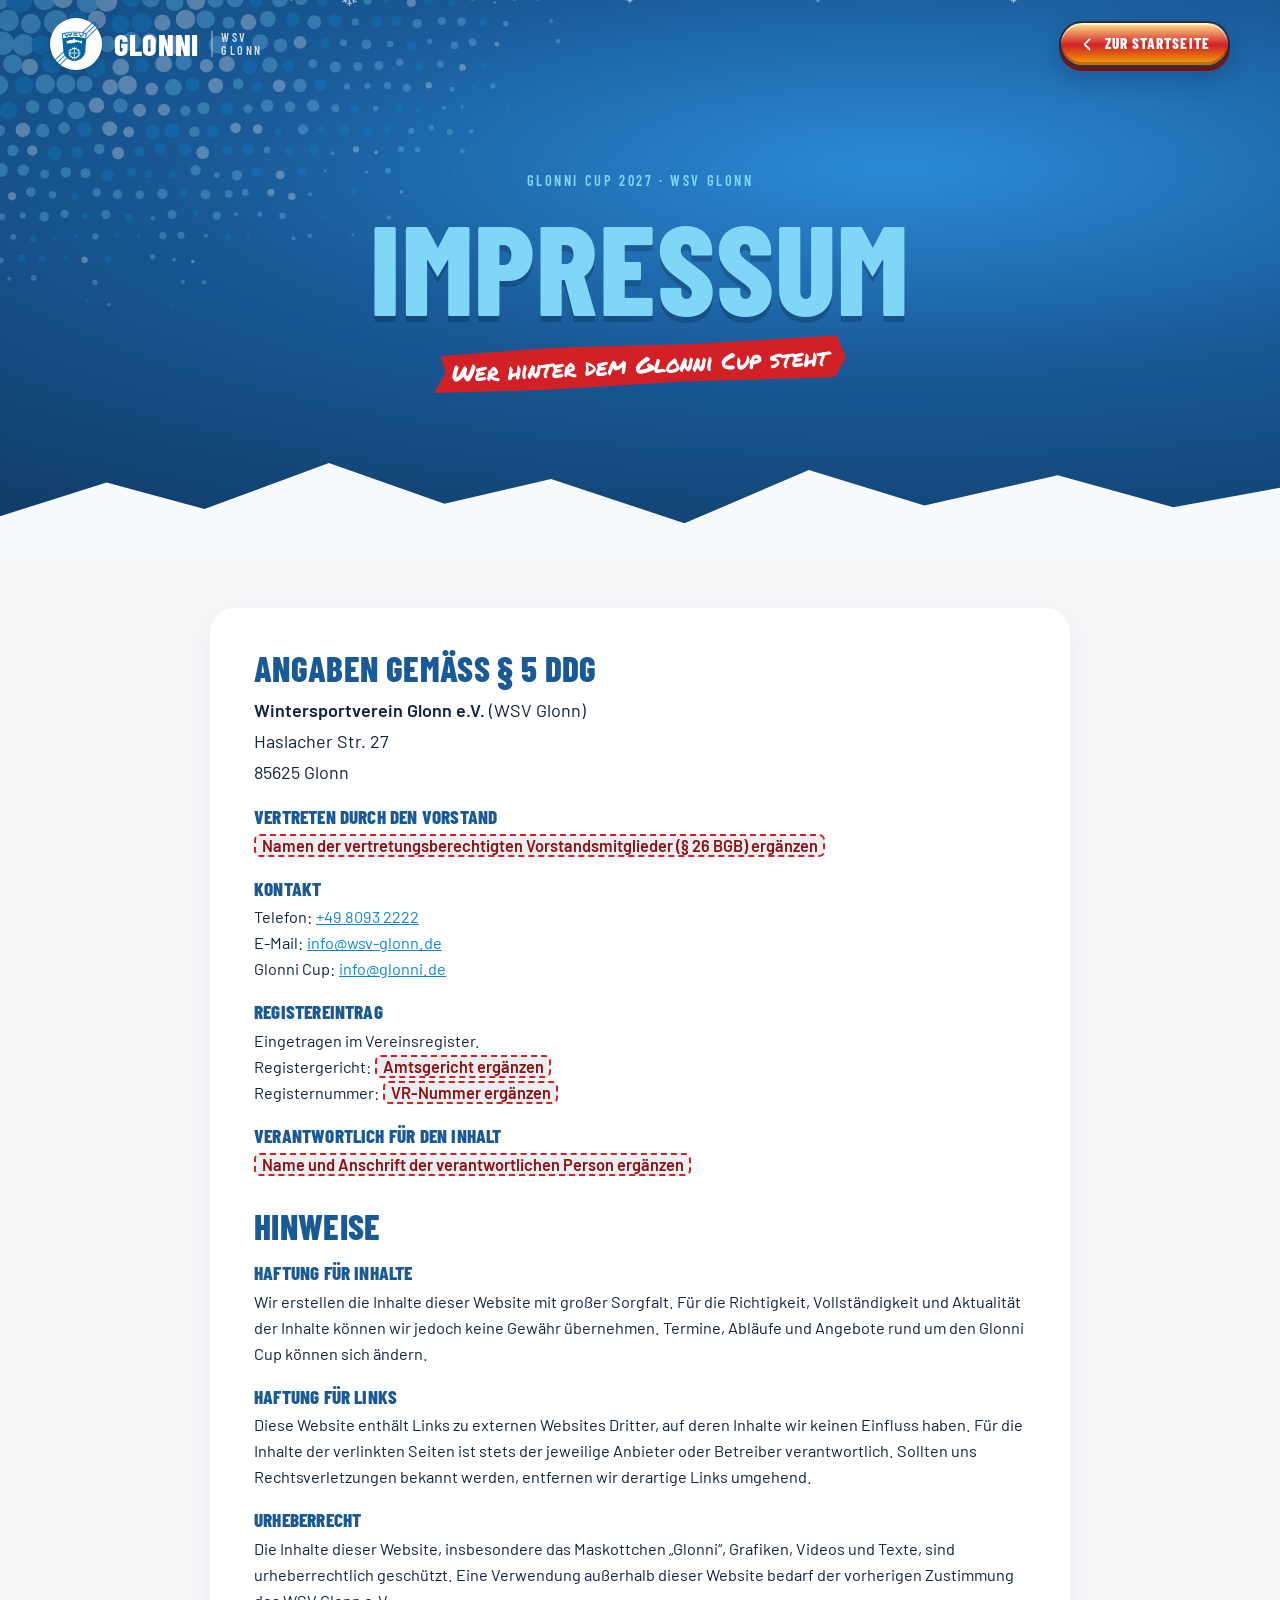
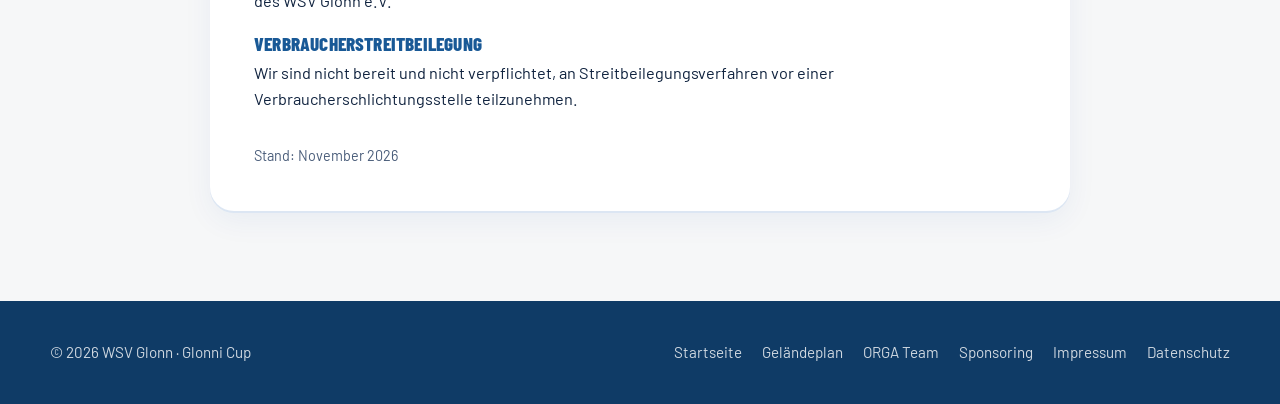
<file: impressum.html>
<!DOCTYPE html>
<html lang="de">
<head>
<meta charset="utf-8">
<meta name="viewport" content="width=device-width, initial-scale=1">
<title>Impressum – Glonni Cup · WSV Glonn</title>
<meta name="description" content="Impressum des Glonni Cup – Wintersportverein Glonn e.V.">
<meta name="theme-color" content="#195996">
<meta property="og:title" content="Impressum – Glonni Cup 2027">
<link rel="icon" href="data:image/svg+xml,%3Csvg xmlns='http://www.w3.org/2000/svg' viewBox='0 0 64 64'%3E%3Ccircle cx='32' cy='32' r='32' fill='%230D47A1'/%3E%3Ctext x='32' y='45' font-family='Arial Black,Arial' font-weight='900' font-size='38' text-anchor='middle' fill='white'%3EG%3C/text%3E%3C/svg%3E">
<link rel="stylesheet" href="assets/fonts.css">
<style>
:root{
  --navy:#195996; --deep:#0F3B66; --blue:#0E88D3; --sky:#80D6F7; --ice:#E8F4FB; --snow:#F6F7F8;
  --yellow:#D22027; --red:#D22027; --red-d:#A3141A; --grey:#DADCDD; --hl:#80D6F7; --ink:#10233F; --muted:#4A5D7A;
  --display:"Barlow Condensed","Arial Narrow",Arial,sans-serif;
  --body:"Barlow",system-ui,-apple-system,"Segoe UI",sans-serif;
  --brush:"Permanent Marker","Comic Sans MS",cursive;
  --r:22px;
}
*{box-sizing:border-box;margin:0;padding:0}
html{-webkit-text-size-adjust:100%;overflow-x:hidden}
body{font-family:var(--body);color:var(--ink);background:var(--snow);line-height:1.55;font-size:18px;overflow-x:hidden}
img{display:block;max-width:100%;height:auto}
a{color:inherit}
.wrap{width:min(1180px,100% - 40px);margin-inline:auto}
h1,h2,h3{font-family:var(--display);font-weight:800;line-height:.95;letter-spacing:.01em;text-transform:uppercase}
h2{font-size:clamp(2.6rem,7vw,4.6rem);color:var(--navy)}
h3{font-size:1.5rem;color:var(--navy)}
.kicker{font-family:var(--display);font-weight:600;text-transform:uppercase;letter-spacing:.18em;font-size:.9rem;color:var(--blue);margin-bottom:.8rem;display:block}
.brush{font-family:var(--brush);display:inline-block;background:var(--red);color:#fff;padding:.35em .8em .3em;transform:rotate(-2.5deg);
  clip-path:polygon(2% 8%,30% 0,62% 6%,98% 0,100% 55%,97% 100%,60% 94%,28% 100%,0 96%,3% 50%);line-height:1.15}
.btn{display:inline-flex;align-items:center;gap:.6em;font-family:var(--display);font-weight:800;text-transform:uppercase;letter-spacing:.06em;font-size:1.15rem;
  padding:.85em 1.5em;border-radius:999px;text-decoration:none;transition:transform .2s cubic-bezier(.3,1.6,.5,1),box-shadow .2s;border:0;cursor:pointer}
.btn:hover{transform:translateY(-3px) rotate(-1deg)}
.btn-y{background:var(--red);color:#fff;box-shadow:0 6px 0 #8E1015}
.btn-y:hover{box-shadow:0 9px 0 #8E1015}
.btn-n{background:var(--navy);color:#fff;box-shadow:0 6px 0 var(--deep)}
.btn svg{width:1.1em;height:1.1em}

/* NAV */
.nav{position:fixed;inset:0 0 auto;z-index:50;transition:background .3s,box-shadow .3s,padding .3s;padding:18px 0}
.nav.solid{background:rgba(8,44,102,.92);backdrop-filter:blur(10px);-webkit-backdrop-filter:blur(10px);box-shadow:0 4px 20px rgba(0,0,0,.15);padding:10px 0}
.nav .wrap{display:flex;align-items:center;justify-content:space-between;gap:20px}
.logo{font-family:var(--display);font-weight:800;font-size:1.9rem;color:#fff;text-decoration:none;letter-spacing:.02em;display:flex;align-items:center;gap:.4em}
.logo .crest{flex:none;width:52px;height:52px;border-radius:50%;background:#fff;display:grid;place-items:center;box-shadow:0 3px 12px rgba(0,0,0,.18);transition:width .3s,height .3s}
.logo .crest img{width:84%;height:84%;object-fit:contain}
.nav.solid .logo .crest{width:44px;height:44px}
.logo .lt{line-height:1}
.logo small{font-size:.75rem;letter-spacing:.2em;opacity:.8;font-weight:600;border-left:2px solid rgba(255,255,255,.4);padding-left:.7em;line-height:1.1}
.nav .btn{font-size:.95rem;padding:.6em 1.2em}
@media (max-width:820px){.logo{font-size:1.6rem;gap:.35em}.logo small{font-size:.62rem;padding-left:.55em}.logo .crest{width:44px;height:44px}}
@media (max-width:400px){.logo{font-size:1.4rem}.logo small{display:none}.nav .btn{font-size:.82rem;padding:.5em .9em}}

/* HERO */
.phero{position:relative;background:radial-gradient(120% 80% at 70% 30%,#2B8BD6 0%,var(--navy) 45%,var(--deep) 100%);color:#fff;overflow:hidden;padding:170px 0 150px;text-align:center}
.phero>*{position:relative;z-index:1}
.phero::before{content:"";position:absolute;left:0;top:0;width:min(66vw,700px);aspect-ratio:520/360;background:url(media/halftone-hell.svg) no-repeat 0 0/contain;opacity:.28;pointer-events:none}
.phero h1{font-size:clamp(3.8rem,12vw,8rem);text-shadow:0 6px 0 rgba(0,0,0,.18)}
.phero h1 .l2{color:var(--hl)}
.phero .kicker{color:var(--hl)}
.phero .brush{font-size:clamp(1.05rem,2.4vw,1.45rem);margin:1.1rem 0 1.4rem}
.phero p{font-size:1.2rem;max-width:34em;margin:0 auto;opacity:.92}
.flakes{position:absolute;inset:0;pointer-events:none}
.flakes i{position:absolute;top:-20px;color:#fff;opacity:.6;animation:fall linear infinite;font-style:normal}
@keyframes fall{to{transform:translateY(560px) rotate(360deg);opacity:0}}
.mtn{position:absolute;left:0;right:0;bottom:-2px;pointer-events:none}
.mtn svg{display:block;width:100%;height:auto}

/* TEAM */
section{position:relative;padding:90px 0 110px}
.team .center{text-align:center;max-width:760px;margin:0 auto}
.team .center p{color:var(--muted);font-size:1.15rem;margin-top:1rem}
.members{display:grid;grid-template-columns:repeat(auto-fill,minmax(210px,1fr));gap:22px;margin-top:56px}
.member{background:#fff;border-radius:var(--r);padding:30px 20px 26px;text-align:center;box-shadow:0 2px 0 #DCE6F3,0 10px 30px rgba(13,71,161,.06);transition:transform .3s cubic-bezier(.3,1.5,.5,1)}
.member:hover{transform:translateY(-8px) rotate(-.6deg)}
.avatar{width:128px;height:128px;margin:0 auto 18px;border-radius:50%;background:var(--ice);border:3px dashed #BFD2EA;display:grid;place-items:center;overflow:hidden;position:relative}
.avatar svg{width:64%;height:64%;color:#A9C1E0;margin-top:14%}
.avatar img{position:absolute;inset:0;width:100%;height:100%;object-fit:cover}
.member:nth-child(odd) .avatar{border-color:#FFD75E}
.member h3{font-size:1.45rem}
.member .role{font-family:var(--brush);color:var(--blue);font-size:1.05rem;margin-top:.35rem;line-height:1.2}
.member p{color:var(--muted);font-size:.95rem;margin-top:.6rem}
.member.ph h3,.member.ph .role{opacity:.55}

.join{margin-top:70px;background:var(--red);border-radius:28px;padding:40px 34px;display:flex;align-items:center;justify-content:space-between;gap:24px;flex-wrap:wrap;transform:rotate(-.6deg)}
.join h3{font-size:clamp(1.8rem,4vw,2.4rem)}
.join p{color:var(--ink);margin-top:.4rem;max-width:32em}
@media (max-width:640px){.join{text-align:center;justify-content:center}}

/* FOOTER */
footer{background:var(--deep);color:#fff;padding:40px 0}
footer .meta{display:flex;justify-content:space-between;flex-wrap:wrap;gap:16px;font-size:.95rem;opacity:.8}
footer .meta a{text-decoration:none;margin-left:20px}
footer .meta a:first-child{margin-left:0}
footer .meta a:hover{color:var(--hl)}
@media (max-width:640px){footer .meta{justify-content:center;text-align:center}}

/* REVEAL */
.rv{opacity:0;transform:translateY(40px);transition:opacity .8s ease,transform .8s cubic-bezier(.2,1,.3,1)}
.rv.in{opacity:1;transform:none}
.rv.d1{transition-delay:.1s}.rv.d2{transition-delay:.2s}.rv.d3{transition-delay:.3s}

/* Under-construction */
.uc-tape{position:fixed;right:-70px;bottom:44px;z-index:9001;pointer-events:none;transform:rotate(-35deg);width:340px;text-align:center;
  padding:9px 0;font-family:var(--display);font-weight:800;text-transform:uppercase;letter-spacing:.14em;font-size:.95rem;color:var(--ink);
  background:repeating-linear-gradient(-45deg,var(--red) 0 18px,#FFD75E 18px 36px);border-top:4px solid var(--ink);border-bottom:4px solid var(--ink);
  box-shadow:0 8px 22px rgba(0,0,0,.25)}
.uc-tape span{background:var(--red);padding:2px 10px;color:#fff}
@media (max-width:600px){.uc-tape{right:-88px;bottom:30px;font-size:.78rem;width:300px}}

@media (prefers-reduced-motion:reduce){
  *,*::before,*::after{animation:none!important;transition:none!important}
  .rv{opacity:1!important;transform:none!important}
  .flakes{display:none}
}

/* ===== Einheitlicher Button-Stil (wie „Anmelden“) ===== */
.btn{position:relative;overflow:hidden;isolation:isolate;border:2px solid rgba(16,35,63,.9);letter-spacing:.07em}
.btn::after{content:"";position:absolute;top:-20%;bottom:-20%;left:-60%;width:45%;z-index:-1;pointer-events:none;
  background:linear-gradient(100deg,transparent,rgba(255,255,255,.75),transparent);transform:skewX(-20deg);animation:btnshine 5s ease-in-out 2s infinite}
@keyframes btnshine{0%,72%{left:-60%}100%{left:130%}}
.btn-y{background:linear-gradient(180deg,#FFE58A 0%,#D22027 52%,#F2A900 100%);color:#fff;
  box-shadow:inset 0 2px 0 rgba(255,255,255,.65),inset 0 -3px 0 rgba(90,0,0,.3),0 4px 0 #7E0E12,0 10px 22px rgba(4,22,56,.25)}
.btn-n{background:linear-gradient(180deg,#2E97DE 0%,#0E88D3 52%,#0A6BAA 100%);color:#fff;
  box-shadow:inset 0 2px 0 rgba(255,255,255,.35),inset 0 -3px 0 rgba(0,0,0,.2),0 4px 0 #084F7E,0 10px 22px rgba(4,22,56,.25)}
.btn-n::after{background:linear-gradient(100deg,transparent,rgba(255,255,255,.35),transparent)}
.btn-o,.btn-l{background:linear-gradient(180deg,#FFFFFF 0%,#F1F5FB 55%,#DCE6F3 100%);color:#195996;
  box-shadow:inset 0 2px 0 rgba(255,255,255,.9),inset 0 -3px 0 rgba(13,71,161,.12),0 4px 0 #8FA6C6,0 10px 22px rgba(4,22,56,.2)}
.btn-y:hover,.btn-n:hover,.btn-o:hover,.btn-l:hover{transform:translateY(-2px) rotate(-1deg)}
.btn-y:hover{box-shadow:inset 0 2px 0 rgba(255,255,255,.65),inset 0 -3px 0 rgba(90,0,0,.3),0 6px 0 #7E0E12,0 14px 28px rgba(4,22,56,.3)}
.btn-n:hover{box-shadow:inset 0 2px 0 rgba(255,255,255,.35),inset 0 -3px 0 rgba(0,0,0,.2),0 6px 0 #084F7E,0 14px 28px rgba(4,22,56,.3)}
.btn-o:hover,.btn-l:hover{box-shadow:inset 0 2px 0 rgba(255,255,255,.9),inset 0 -3px 0 rgba(13,71,161,.12),0 6px 0 #8FA6C6,0 14px 28px rgba(4,22,56,.25)}
.btn-y:active,.btn-n:active,.btn-o:active,.btn-l:active{transform:translateY(3px);filter:brightness(.97)}
.btn-y:active{box-shadow:inset 0 2px 0 rgba(255,255,255,.5),0 1px 0 #7E0E12,0 4px 10px rgba(4,22,56,.25)}
.btn-n:active{box-shadow:inset 0 2px 0 rgba(255,255,255,.3),0 1px 0 #084F7E,0 4px 10px rgba(4,22,56,.25)}
.btn-o:active,.btn-l:active{box-shadow:inset 0 2px 0 rgba(255,255,255,.9),0 1px 0 #8FA6C6,0 4px 10px rgba(4,22,56,.2)}
.nav ul a.btn-y,.nav ul a.btn-y:hover{color:#fff;opacity:1}
@media (prefers-reduced-motion:reduce){.btn::after{animation:none;display:none}}
</style>
<style>
.legal{padding:50px 0 90px}
.legal .card{background:#fff;border-radius:24px;padding:clamp(22px,4vw,44px);box-shadow:0 2px 0 #DCE6F3,0 10px 30px rgba(13,71,161,.06);max-width:860px;margin:0 auto}
.legal h2{font-size:clamp(1.6rem,3.6vw,2.2rem);margin:2rem 0 .6rem;color:var(--navy)}
.legal h2:first-child{margin-top:0}
.legal h3{font-size:1.2rem;margin:1.3rem 0 .4rem;color:var(--navy)}
.legal p,.legal li{font-size:1.02rem;color:var(--ink);line-height:1.6}
.legal p+p{margin-top:.7rem}
.legal ul{margin:.5rem 0 .5rem 1.2rem}
.legal a{color:var(--blue)}
.legal address{font-style:normal;line-height:1.7}
.todo{background:#ECEEF0;border:2px dashed #D22027;border-radius:6px;padding:0 .35em;font-weight:600;color:#8E1015}
.legal .stand{margin-top:2rem;font-size:.9rem;color:var(--muted)}
</style>
</head>
<body>

<nav class="nav" id="nav">
  <div class="wrap">
    <a class="logo" href="index.html" aria-label="Glonni Cup – WSV Glonn, zur Startseite"><span class="crest"><img src="media/wsv-wappen.png" alt="WSV Glonn Wappen" width="235" height="234" decoding="async"></span><span class="lt">GLONNI</span> <small>WSV<br>GLONN</small></a>
    <a class="btn btn-y" href="index.html"><svg viewBox="0 0 24 24" fill="none" stroke="currentColor" stroke-width="2.6" stroke-linecap="round" stroke-linejoin="round"><path d="M15 5l-7 7 7 7"/></svg>Zur Startseite</a>
  </div>
</nav>

<header class="phero">
  <div class="flakes" id="flakes" aria-hidden="true"></div>
  <div class="wrap" style="position:relative;z-index:2">
    <span class="kicker">Glonni Cup 2027 · WSV Glonn</span>
    <h1><span class="l2">Impressum</span></h1>
    <div class="brush">Wer hinter dem Glonni Cup steht</div>
  </div>
  <div class="mtn" aria-hidden="true">
    <svg viewBox="0 0 1440 120" preserveAspectRatio="none"><path fill="#F7FAFD" d="M0 120V70l120-38 110 30 140-52 130 46 120-28 150 50 140-60 130 40 150-34 130 36 120-22v80z"/></svg>
  </div>
</header>

<main class="legal"><div class="wrap"><div class="card">
<h2>Angaben gemäß § 5 DDG</h2>
<address>
<strong>Wintersportverein Glonn e.V.</strong> (WSV Glonn)<br>
Haslacher Str. 27<br>
85625 Glonn
</address>

<h3>Vertreten durch den Vorstand</h3>
<p><span class="todo">Namen der vertretungsberechtigten Vorstandsmitglieder (§ 26 BGB) ergänzen</span></p>

<h3>Kontakt</h3>
<p>Telefon: <a href="tel:+4980932222">+49 8093 2222</a><br>
E-Mail: <a href="mailto:info@wsv-glonn.de">info@wsv-glonn.de</a><br>
Glonni Cup: <a href="mailto:info@glonni.de">info@glonni.de</a></p>

<h3>Registereintrag</h3>
<p>Eingetragen im Vereinsregister.<br>
Registergericht: <span class="todo">Amtsgericht ergänzen</span><br>
Registernummer: <span class="todo">VR-Nummer ergänzen</span></p>

<h3>Verantwortlich für den Inhalt</h3>
<p><span class="todo">Name und Anschrift der verantwortlichen Person ergänzen</span></p>

<h2>Hinweise</h2>
<h3>Haftung für Inhalte</h3>
<p>Wir erstellen die Inhalte dieser Website mit großer Sorgfalt. Für die Richtigkeit, Vollständigkeit und Aktualität der Inhalte können wir jedoch keine Gewähr übernehmen. Termine, Abläufe und Angebote rund um den Glonni Cup können sich ändern.</p>
<h3>Haftung für Links</h3>
<p>Diese Website enthält Links zu externen Websites Dritter, auf deren Inhalte wir keinen Einfluss haben. Für die Inhalte der verlinkten Seiten ist stets der jeweilige Anbieter oder Betreiber verantwortlich. Sollten uns Rechtsverletzungen bekannt werden, entfernen wir derartige Links umgehend.</p>
<h3>Urheberrecht</h3>
<p>Die Inhalte dieser Website, insbesondere das Maskottchen „Glonni“, Grafiken, Videos und Texte, sind urheberrechtlich geschützt. Eine Verwendung außerhalb dieser Website bedarf der vorherigen Zustimmung des WSV Glonn e.V.</p>
<h3>Verbraucherstreitbeilegung</h3>
<p>Wir sind nicht bereit und nicht verpflichtet, an Streitbeilegungsverfahren vor einer Verbraucherschlichtungsstelle teilzunehmen.</p>
<p class="stand">Stand: November 2026</p>
</div></div></main>

<footer>
  <div class="wrap">
    <div class="meta">
      <span>© <span id="yr">2026</span> WSV Glonn · Glonni Cup</span>
      <span><a href="index.html">Startseite</a><a href="index.html#gelaendeplan">Geländeplan</a><a href="index.html#orga-team">ORGA Team</a><a href="gelaende.html">Sponsoring</a><a href="impressum.html">Impressum</a><a href="datenschutz.html">Datenschutz</a></span>
    </div>
  </div>
</footer>

<script>
(function(){
  var nav=document.getElementById('nav');
  function onNav(){nav.classList.toggle('solid',window.scrollY>40)}
  onNav(); window.addEventListener('scroll',onNav,{passive:true});
  document.getElementById('yr').textContent=new Date().getFullYear();

  var reduce=window.matchMedia('(prefers-reduced-motion: reduce)').matches;
  if(!reduce){
    var f=document.getElementById('flakes');
    for(var i=0;i<26;i++){
      var s=document.createElement('i'); s.textContent='❄';
      s.style.left=(Math.random()*100)+'%';
      s.style.fontSize=(8+Math.random()*14)+'px';
      s.style.animationDuration=(7+Math.random()*8)+'s';
      s.style.animationDelay=(-Math.random()*12)+'s';
      f.appendChild(s);
    }
  }

  var els=document.querySelectorAll('.rv');
  if(!('IntersectionObserver' in window)){els.forEach(function(e){e.classList.add('in')});return;}
  var io=new IntersectionObserver(function(es){es.forEach(function(e){if(e.isIntersecting){e.target.classList.add('in');io.unobserve(e.target)}})},{threshold:.15,rootMargin:'0px 0px -40px 0px'});
  els.forEach(function(e){io.observe(e)});
})();
</script>
</body>
</html>
</file>
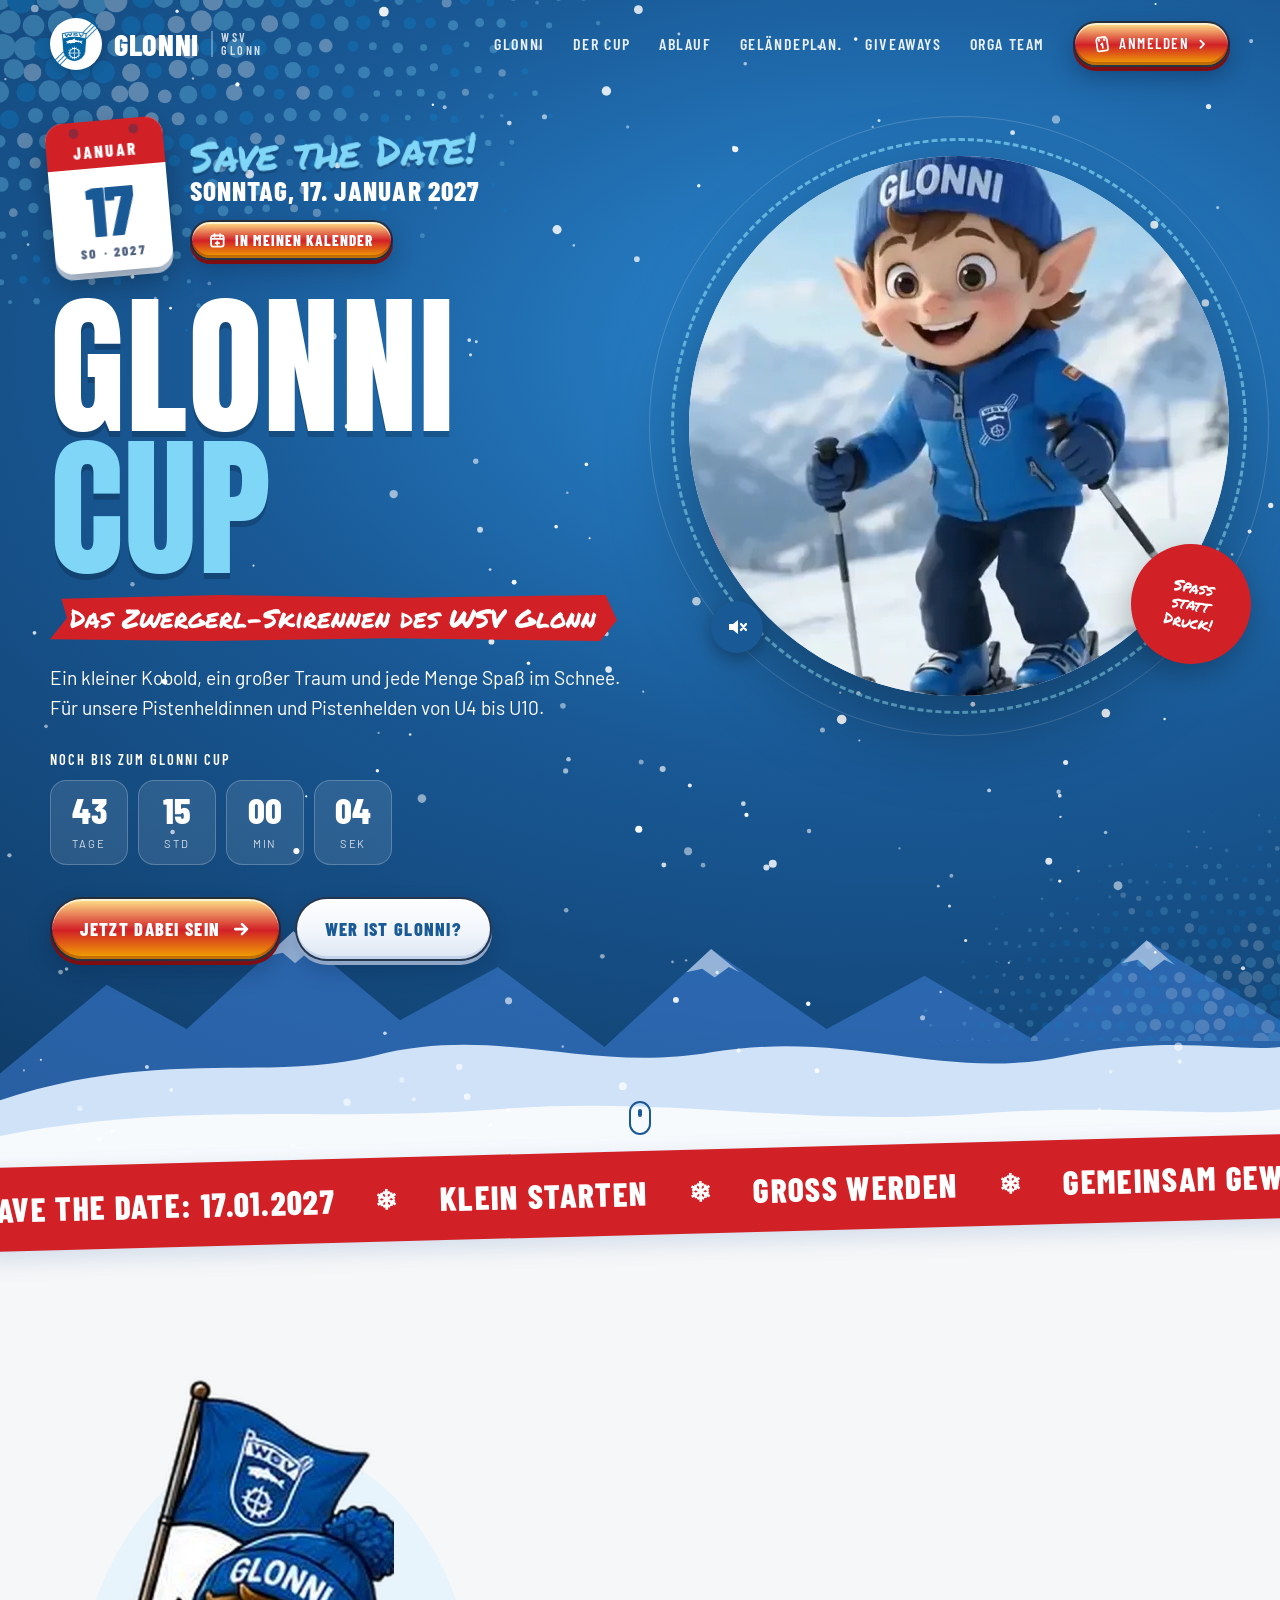
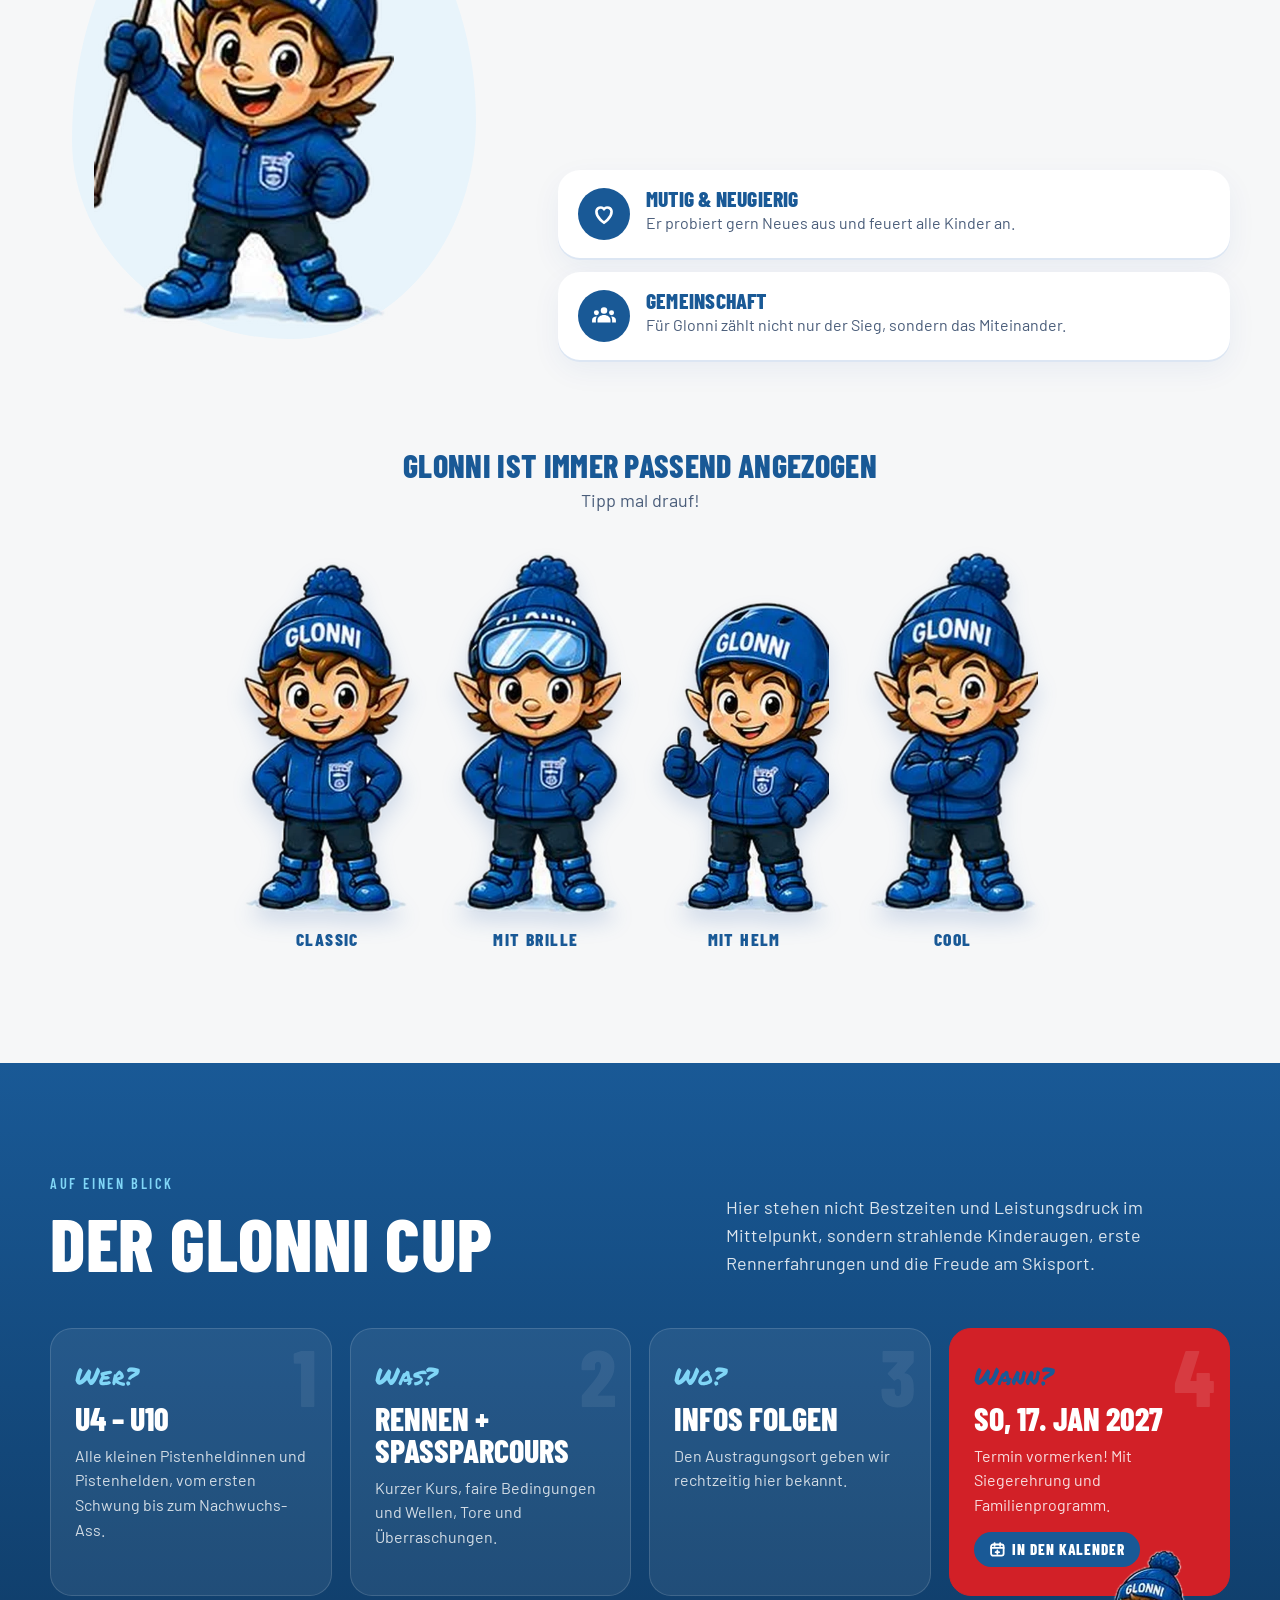
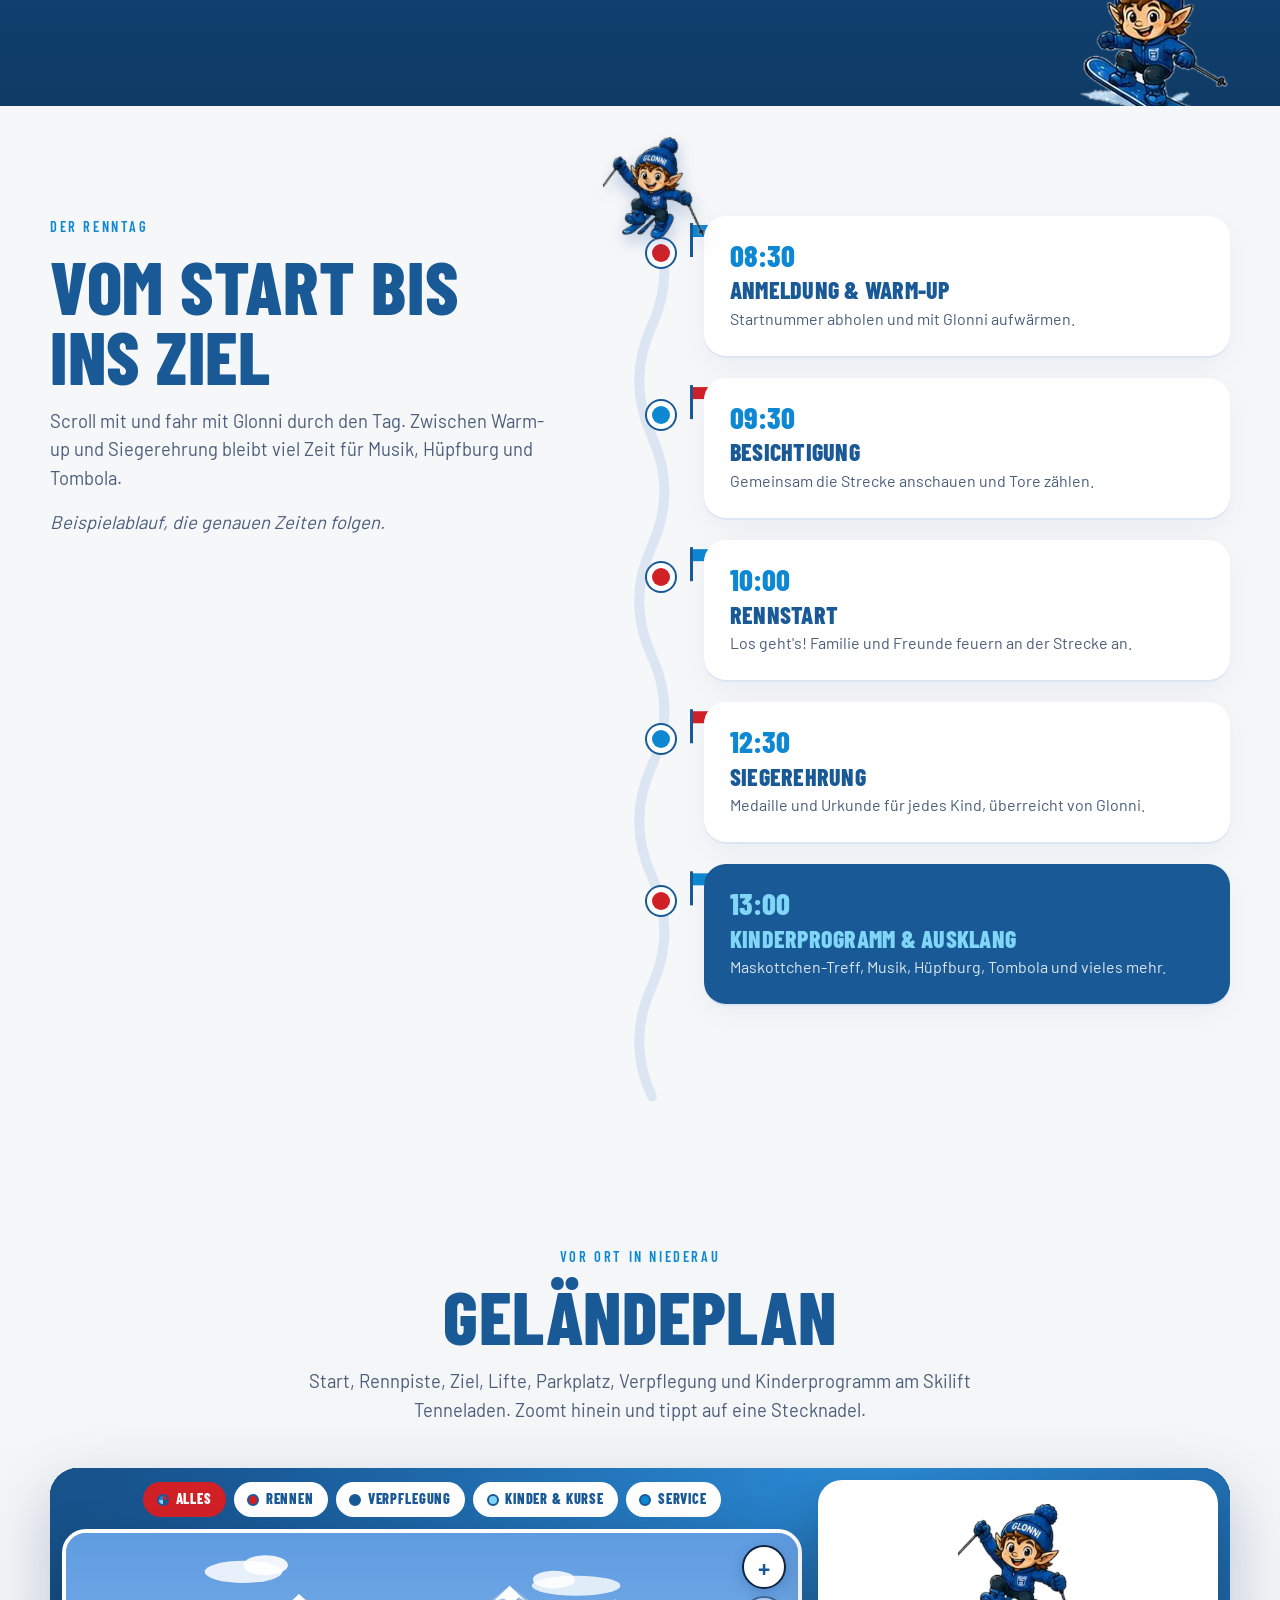
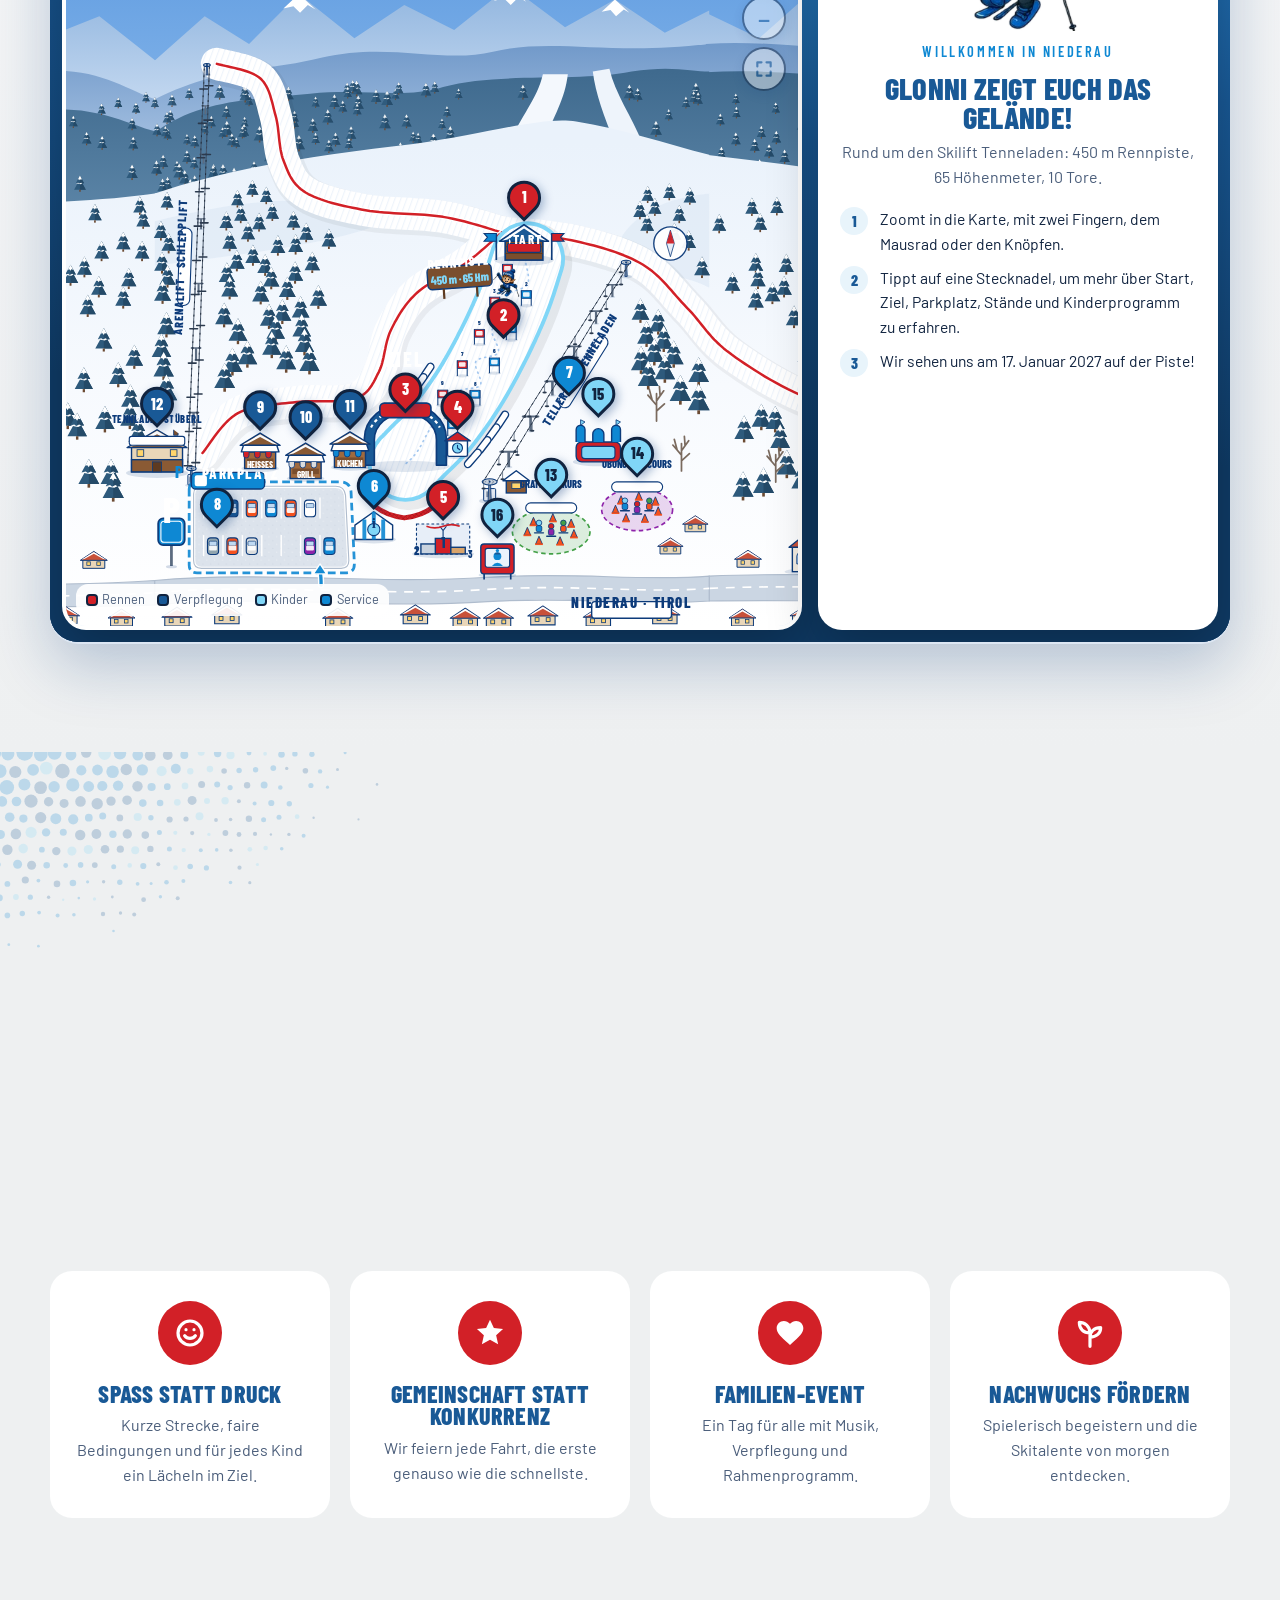
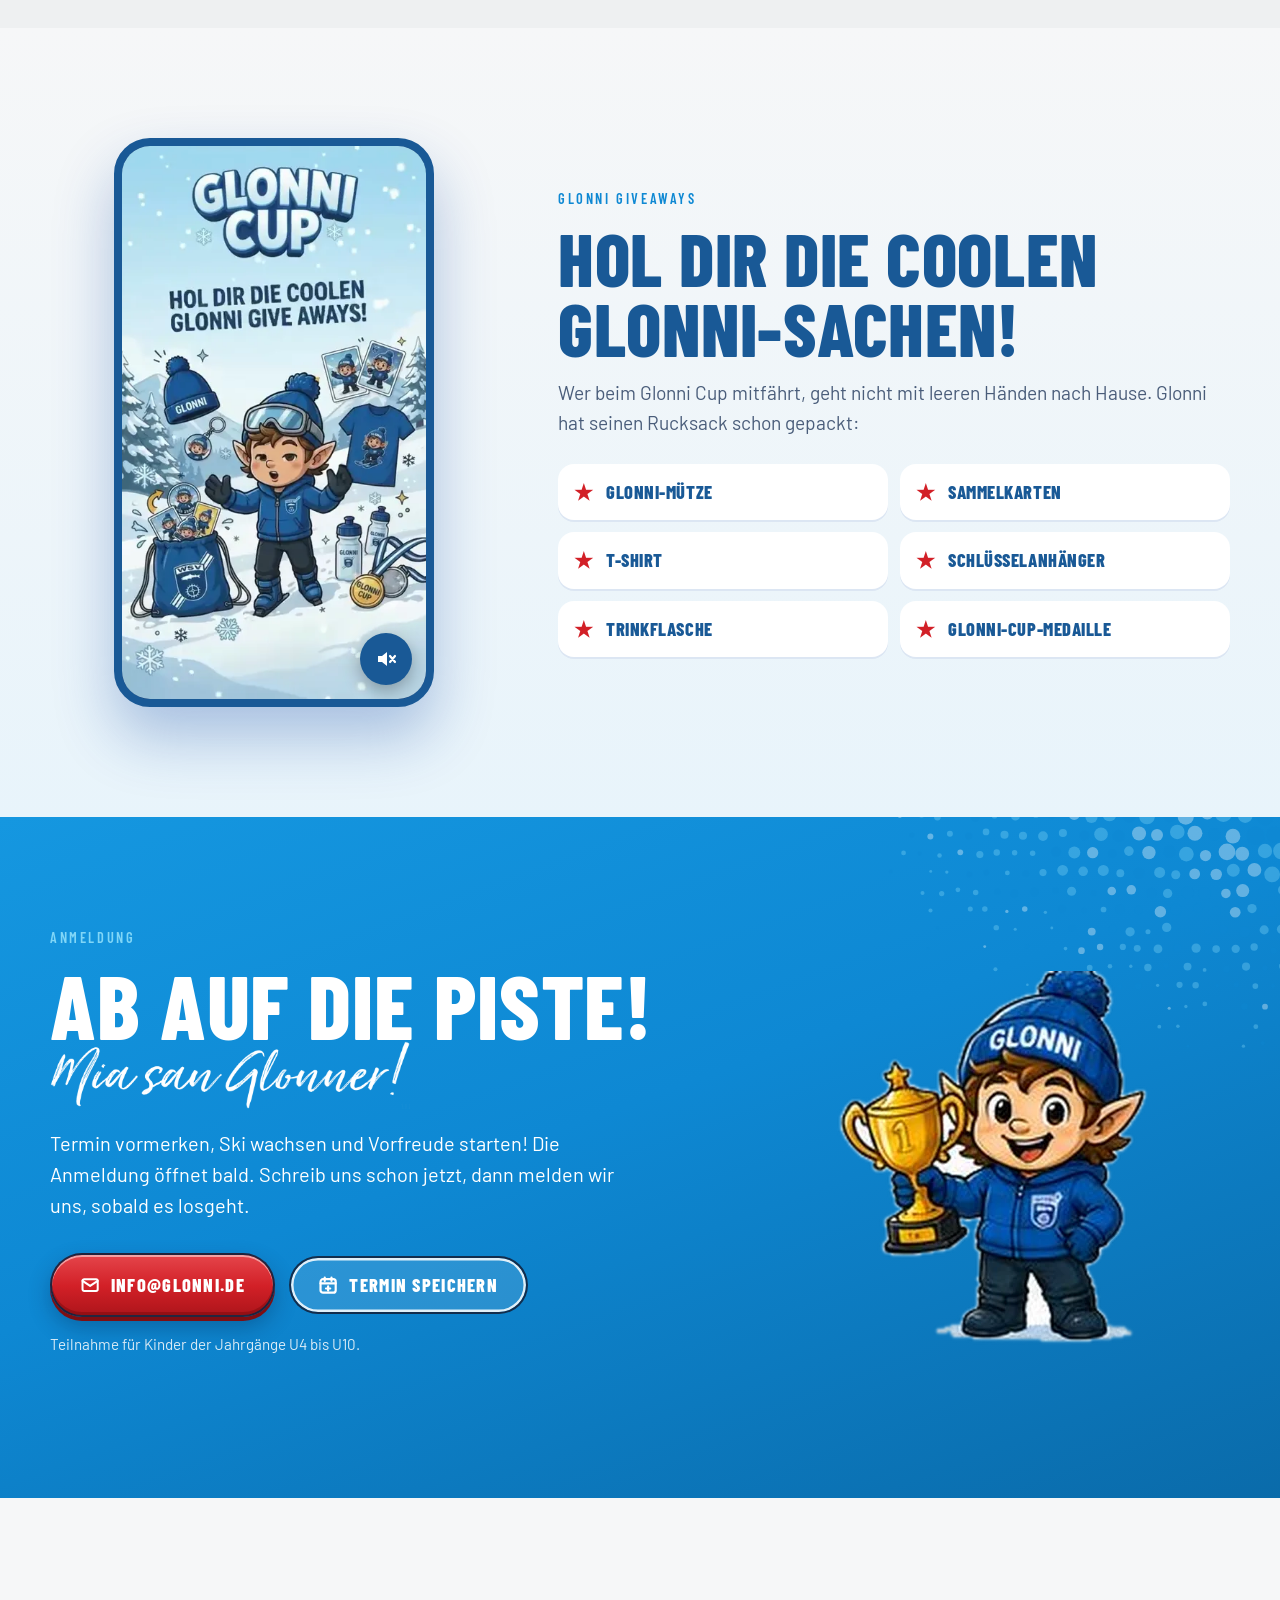
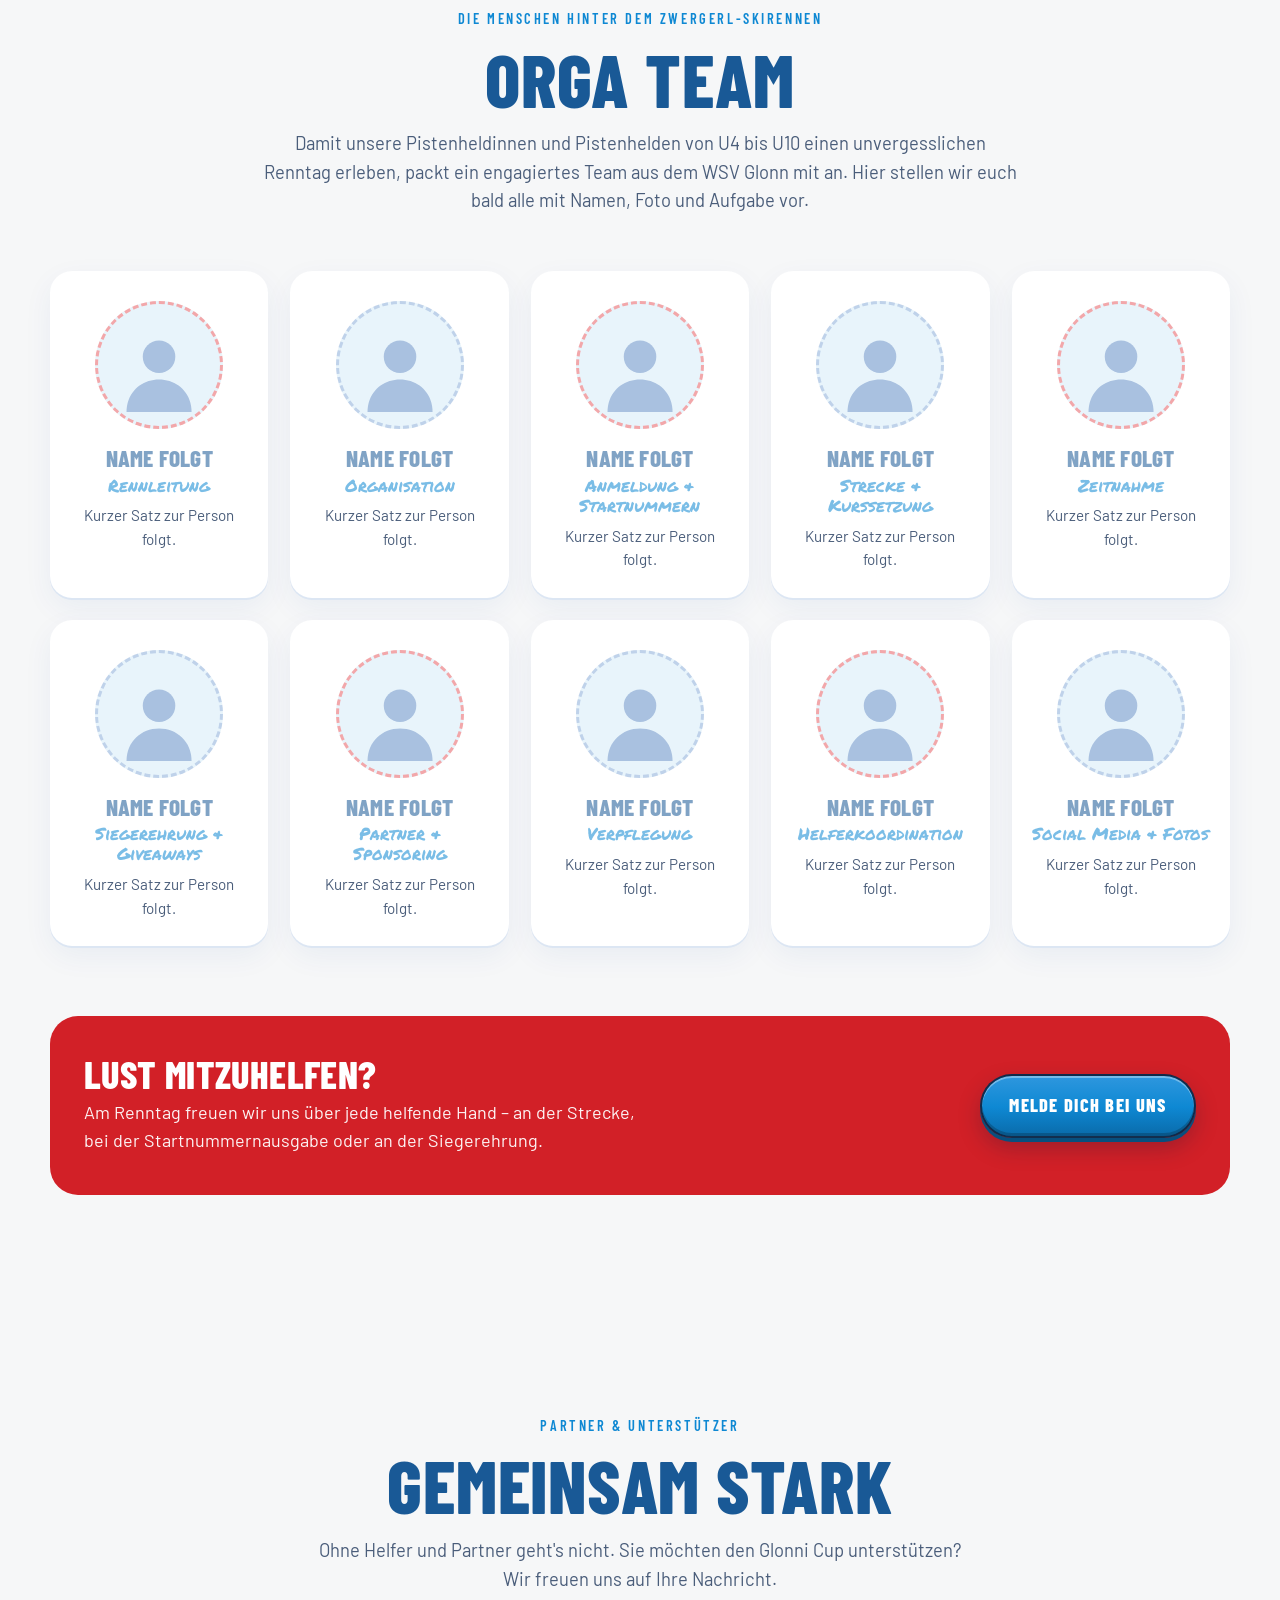
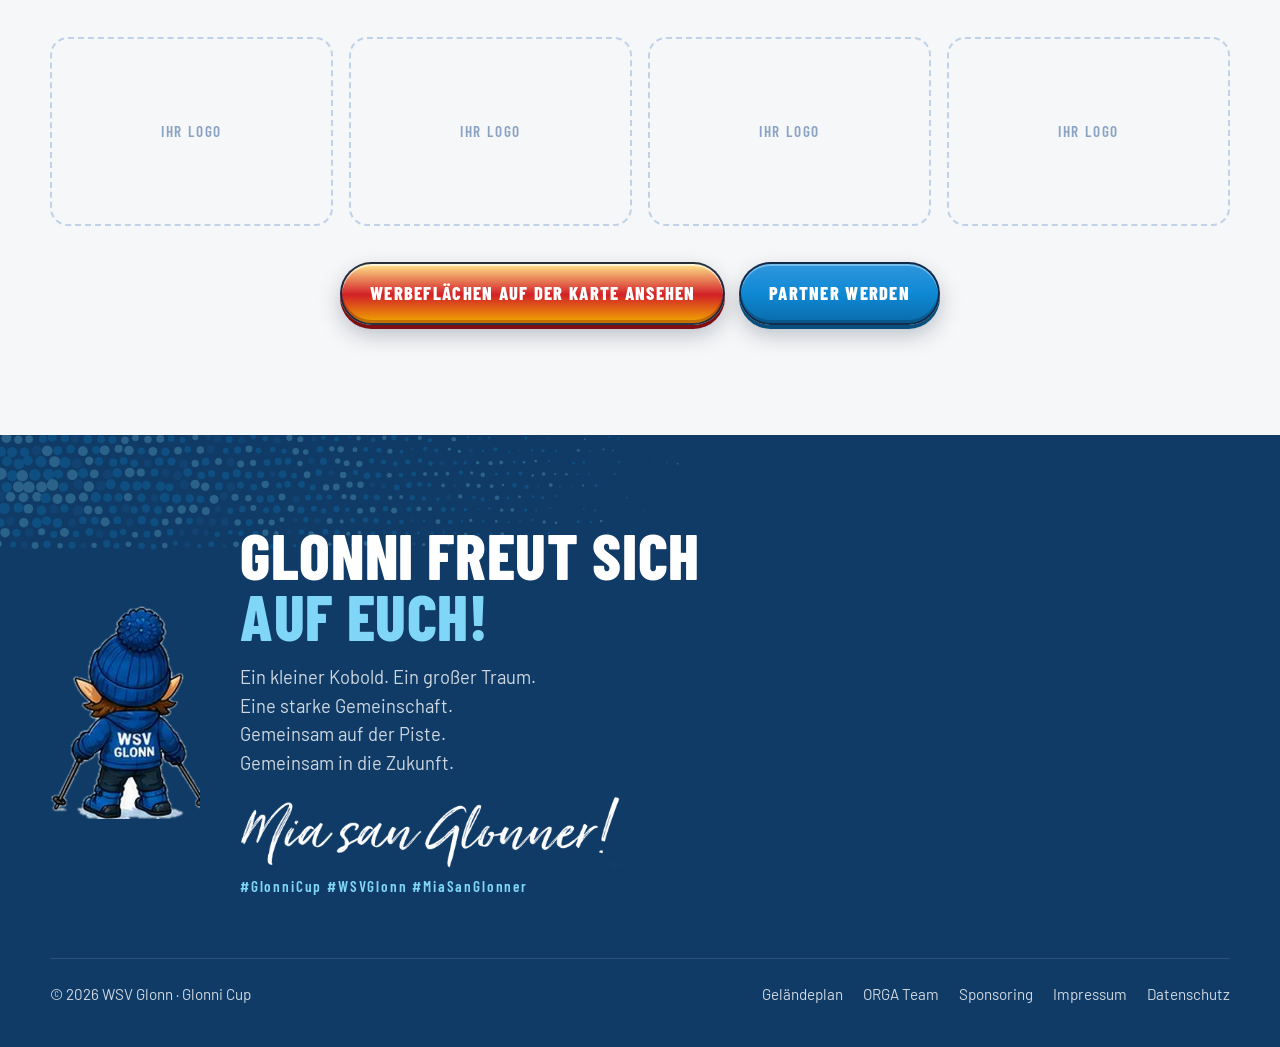
<file: karte.html>
<!DOCTYPE html>
<html lang="de">
<head>
<meta charset="utf-8">
<meta name="viewport" content="width=device-width, initial-scale=1">
<title>Geländeplan – Glonni Cup 2027 · WSV Glonn</title>
<meta name="description" content="Geländeplan des Glonni Cup 2027 am Skilift Tenneladen in Niederau: Start, Rennpiste, Ziel, Lifte, Parkplatz, Verpflegung und Kinderprogramm.">
<meta name="theme-color" content="#195996">
<meta property="og:title" content="Geländeplan – Glonni Cup 2027">
<meta property="og:description" content="So findet ihr euch beim Zwergerl-Skirennen des WSV Glonn zurecht.">
<link rel="icon" href="data:image/svg+xml,%3Csvg xmlns='http://www.w3.org/2000/svg' viewBox='0 0 64 64'%3E%3Ccircle cx='32' cy='32' r='32' fill='%230D47A1'/%3E%3Ctext x='32' y='45' font-family='Arial Black,Arial' font-weight='900' font-size='38' text-anchor='middle' fill='white'%3EG%3C/text%3E%3C/svg%3E">
<link rel="stylesheet" href="assets/fonts.css">
<style>
:root{
  --navy:#195996; --deep:#0F3B66; --blue:#0E88D3; --sky:#80D6F7; --ice:#E8F4FB; --snow:#F6F7F8;
  --yellow:#D22027; --ink:#10233F; --muted:#4A5D7A; --red:#D22027; --green:#80D6F7; --violet:#8E24AA;
  --display:"Barlow Condensed","Arial Narrow",Arial,sans-serif;
  --body:"Barlow",system-ui,-apple-system,"Segoe UI",sans-serif;
  --brush:"Permanent Marker","Comic Sans MS",cursive;
  --r:22px;
}
*{box-sizing:border-box;margin:0;padding:0}
html{-webkit-text-size-adjust:100%;overflow-x:hidden;scroll-behavior:smooth}
body{font-family:var(--body);color:var(--ink);background:var(--snow);line-height:1.55;font-size:18px;overflow-x:hidden}
img{display:block;max-width:100%;height:auto}
a{color:inherit}
button{font:inherit;color:inherit}
.wrap{width:min(1280px,100% - 32px);margin-inline:auto}
h1,h2,h3{font-family:var(--display);font-weight:800;line-height:.95;letter-spacing:.01em;text-transform:uppercase}
h2{font-size:clamp(2.4rem,6vw,4rem);color:var(--navy)}
h3{font-size:1.5rem;color:var(--navy)}
.kicker{font-family:var(--display);font-weight:600;text-transform:uppercase;letter-spacing:.18em;font-size:.9rem;color:var(--blue);margin-bottom:.7rem;display:block}
.brush{font-family:var(--brush);display:inline-block;background:var(--red);color:#fff;padding:.35em .8em .3em;transform:rotate(-2.5deg);
  clip-path:polygon(2% 8%,30% 0,62% 6%,98% 0,100% 55%,97% 100%,60% 94%,28% 100%,0 96%,3% 50%);line-height:1.15}
.btn{display:inline-flex;align-items:center;justify-content:center;gap:.6em;font-family:var(--display);font-weight:800;text-transform:uppercase;letter-spacing:.06em;font-size:1.1rem;
  padding:.8em 1.4em;border-radius:999px;text-decoration:none;transition:transform .2s cubic-bezier(.3,1.6,.5,1),box-shadow .2s,background .2s;border:0;cursor:pointer}
.btn:hover{transform:translateY(-2px)}
.btn-y{background:var(--red);color:#fff;box-shadow:0 5px 0 #8E1015}
.btn-n{background:var(--navy);color:#fff;box-shadow:0 5px 0 var(--deep)}
.btn-l{background:#fff;color:var(--navy);box-shadow:inset 0 0 0 2.5px var(--navy)}
.btn svg{width:1.1em;height:1.1em;flex:none}

/* NAV */
.nav{position:fixed;inset:0 0 auto;z-index:60;transition:background .3s,box-shadow .3s,padding .3s;padding:14px 0}
.nav.solid{background:rgba(8,44,102,.94);backdrop-filter:blur(10px);-webkit-backdrop-filter:blur(10px);box-shadow:0 4px 20px rgba(0,0,0,.15);padding:8px 0}
.nav .wrap{display:flex;align-items:center;justify-content:space-between;gap:14px}
.logo{font-family:var(--display);font-weight:800;font-size:1.9rem;color:#fff;text-decoration:none;letter-spacing:.02em;display:flex;align-items:center;gap:.4em}
.logo .crest{flex:none;width:50px;height:50px;border-radius:50%;background:#fff;display:grid;place-items:center;box-shadow:0 3px 12px rgba(0,0,0,.18)}
.logo .crest img{width:84%;height:84%;object-fit:contain}
.logo small{font-size:.75rem;letter-spacing:.2em;opacity:.8;font-weight:600;border-left:2px solid rgba(255,255,255,.4);padding-left:.7em;line-height:1.1}
.nav .btn{font-size:.92rem;padding:.6em 1.15em}
@media (max-width:820px){.logo{font-size:1.55rem}.logo small{font-size:.62rem}.logo .crest{width:42px;height:42px}}
@media (max-width:420px){.logo small{display:none}.nav .btn{font-size:.8rem;padding:.5em .85em}}

/* HERO */
.phero{position:relative;background:radial-gradient(120% 80% at 70% 30%,#2B8BD6 0%,var(--navy) 45%,var(--deep) 100%);color:#fff;overflow:hidden;padding:140px 0 120px;text-align:center}
.phero>*{position:relative;z-index:1}
.phero::before{content:"";position:absolute;left:0;top:0;width:min(66vw,700px);aspect-ratio:520/360;background:url(media/halftone-hell.svg) no-repeat 0 0/contain;opacity:.28;pointer-events:none}
.phero h1{font-size:clamp(3.2rem,10vw,7rem);text-shadow:0 6px 0 rgba(0,0,0,.18)}
.phero h1 .l2{color:var(--hl)}
.phero .kicker{color:var(--hl)}
.phero .brush{font-size:clamp(1.05rem,2.4vw,1.45rem);margin:1rem 0 1.3rem}
.phero p{font-size:1.15rem;max-width:36em;margin:0 auto;opacity:.92}
.stats{display:flex;justify-content:center;flex-wrap:wrap;gap:12px;margin-top:2rem}
.stat{background:rgba(255,255,255,.1);border:1px solid rgba(255,255,255,.22);border-radius:16px;padding:10px 18px;min-width:120px}
.stat b{display:block;font-family:var(--display);font-weight:800;font-size:1.9rem;line-height:1;color:var(--hl)}
.stat span{font-size:.8rem;letter-spacing:.12em;text-transform:uppercase;opacity:.85}
.flakes{position:absolute;inset:0;pointer-events:none}
.flakes i{position:absolute;top:-20px;color:#fff;opacity:.6;animation:fall linear infinite;font-style:normal}
@keyframes fall{to{transform:translateY(520px) rotate(360deg);opacity:0}}
.mtn{position:absolute;left:0;right:0;bottom:-2px;pointer-events:none}
.mtn svg{display:block;width:100%;height:auto}

/* Besucher-Modus: keine Werbeflächen */
.mode-visitor .adslot,.mode-visitor [data-item="einfahrt"]{display:none}
.mode-visitor .cart{display:none!important}
/* APP (full-screen map) */
.nav{background:rgba(8,44,102,.96)!important;padding:8px 0!important}
.app{height:100vh;height:100svh;padding-top:var(--navh,66px);background:radial-gradient(120% 80% at 70% 0%,#2B8BD6 0%,var(--navy) 45%,var(--deep) 100%);position:relative}
.appgrid{height:100%;display:grid;grid-template-columns:minmax(0,1fr) minmax(320px,400px);gap:16px;padding:12px 16px 16px;width:min(1600px,100%);margin:0 auto}
.mapcol{display:flex;flex-direction:column;min-height:0;min-width:0}
.apphead{display:flex;align-items:flex-end;justify-content:space-between;gap:10px 18px;flex-wrap:wrap;padding:0 2px 10px;color:#fff}
.ttl .kicker{color:var(--hl);margin-bottom:.25rem;font-size:.78rem}
.ttl h1{font-size:clamp(1.9rem,3.4vw,2.8rem);text-shadow:0 3px 0 rgba(0,0,0,.18)}
.ttl h1 .l2{color:var(--hl)}
.chips{display:flex;gap:8px;overflow-x:auto;padding:2px;scrollbar-width:none;-webkit-overflow-scrolling:touch;max-width:100%}
.chips::-webkit-scrollbar{display:none}
.chip{flex:none;display:inline-flex;align-items:center;gap:.45em;border:0;background:#fff;border-radius:999px;padding:.45em .95em;font-family:var(--display);font-weight:800;text-transform:uppercase;letter-spacing:.06em;font-size:.9rem;color:var(--navy);cursor:pointer;transition:background .2s,color .2s}
.chip i{width:12px;height:12px;border-radius:50%;display:inline-block;border:2px solid var(--navy)}
.chip[aria-pressed="true"]{background:var(--red);color:#fff}
.mapview{position:relative;flex:1;min-height:0;border-radius:24px;overflow:hidden;background:linear-gradient(#5E9BE0 0 50%,#fff 50%);border:4px solid #fff;box-shadow:0 20px 50px rgba(0,0,0,.25);
  touch-action:pan-y;cursor:grab;user-select:none;-webkit-user-select:none;-webkit-touch-callout:none}
.mapview.zoomed{touch-action:none}
.mapview.dragging{cursor:grabbing}
.stage{position:absolute;left:0;top:0;width:2600px;height:1250px;transform-origin:0 0}
.stage .pins{left:800px;width:1000px;right:auto}
.stage.anim{transition:transform .3s cubic-bezier(.2,.9,.3,1)}
.stage svg{display:block;width:100%;height:100%}
#snowmap{position:absolute;inset:0;width:100%;height:100%;pointer-events:none;z-index:2}
.zoom{position:absolute;right:12px;top:12px;z-index:6;display:flex;flex-direction:column;gap:7px}
.zoom button{width:44px;height:44px;border-radius:50%;border:2.5px solid var(--ink);background:#fff;color:var(--navy);font-size:1.55rem;font-weight:800;line-height:1;cursor:pointer;box-shadow:0 4px 12px rgba(13,59,122,.25);display:grid;place-items:center}
.zoom button svg{width:20px;height:20px}
.zoom button:disabled{opacity:.45;cursor:default}
.legend{position:absolute;left:10px;bottom:10px;z-index:5;display:flex;flex-wrap:wrap;gap:4px 12px;background:rgba(255,255,255,.92);border-radius:12px;padding:6px 10px;font-size:.8rem;color:var(--muted);max-width:calc(100% - 140px)}
.legend span{display:inline-flex;align-items:center;gap:.35em}
.dot{width:12px;height:12px;border-radius:4px;display:inline-block;border:2px solid var(--ink)}
.dot.frei{background:#fff}.dot.reserviert{background:var(--red);color:#fff}.dot.vergeben{background:#0E88D3}
.more{position:absolute;right:10px;bottom:10px;z-index:5;background:var(--ink);color:#fff;text-decoration:none;font-family:var(--display);font-weight:800;text-transform:uppercase;letter-spacing:.06em;font-size:.85rem;padding:.5em .9em;border-radius:999px}
.hint{position:absolute;left:50%;top:14px;transform:translateX(-50%);z-index:5;background:rgba(16,35,63,.85);color:#fff;font-size:.85rem;font-weight:600;padding:.45em .9em;border-radius:999px;pointer-events:none;transition:opacity .5s;white-space:nowrap}
.hint.off{opacity:0}
.stats{display:flex;justify-content:center;flex-wrap:wrap;gap:12px;margin-top:1.4rem}
.stat{background:#fff;border-radius:16px;padding:10px 18px;min-width:118px;box-shadow:0 2px 0 #DCE6F3}
.stat b{display:block;font-family:var(--display);font-weight:800;font-size:1.8rem;line-height:1;color:var(--navy)}
.stat span{font-size:.78rem;letter-spacing:.12em;text-transform:uppercase;color:var(--muted)}

/* SVG behaviours */
#mapsvg .hit{cursor:pointer;transition:opacity .3s,filter .3s}
#mapsvg .hit:hover{filter:drop-shadow(0 0 6px rgba(210,32,39,.85))}
#mapsvg .hit.sel{filter:drop-shadow(0 0 5px #D22027) drop-shadow(0 0 10px #D22027)}
#mapsvg .hit.dim{opacity:.35}
#mapsvg .gate.slot-sel .flag{stroke:#D22027;stroke-width:4}
#mapsvg .gate.st-reserviert .logo{fill:#D22027;opacity:1}
#mapsvg .gate.st-vergeben .logo{fill:#195996;opacity:1}
#mapsvg .bande.st-reserviert .bfill{stroke:#D22027}
#mapsvg .bande.st-vergeben .bfill{stroke:#0E88D3}
#mapsvg .bande.slot-sel .bfill{stroke:#F08A8E}
#mapsvg .gate .flag,#mapsvg .wave{transform-box:fill-box;transform-origin:0 50%;animation:flag 1.6s ease-in-out infinite}
#mapsvg .gate:nth-of-type(2n) .flag{animation-delay:-.8s}
@keyframes flag{0%,100%{transform:skewY(0)}50%{transform:skewY(-6deg) scaleX(.94)}}
#mapsvg .steam path{animation:steam 3s ease-in-out infinite}
#mapsvg .steam path:nth-child(2){animation-delay:-1.5s}
@keyframes steam{0%{opacity:0;transform:translateY(6px)}40%{opacity:.85}100%{opacity:0;transform:translateY(-14px)}}
#mapsvg .bounce{transform-box:fill-box;transform-origin:50% 100%;animation:bnc 1.2s ease-in-out infinite}
@keyframes bnc{0%,100%{transform:scaleY(1)}50%{transform:scaleY(.94) scaleX(1.03)}}
#mapsvg .cl1{animation:drift 60s linear infinite}#mapsvg .cl2{animation:drift 80s linear infinite reverse}
@keyframes drift{0%{transform:translateX(-40px)}50%{transform:translateX(60px)}100%{transform:translateX(-40px)}}

/* PINS */
.pins{position:absolute;inset:0;z-index:3;pointer-events:none}
.pin{position:absolute;transform:translate(-50%,-100%) scale(var(--ps,1));transform-origin:50% 100%;pointer-events:auto;border:0;background:none;cursor:pointer;padding:0;-webkit-tap-highlight-color:transparent;transition:opacity .25s,transform .25s}
.pin .b{position:relative;display:grid;place-items:center;width:34px;height:34px;border-radius:50% 50% 50% 0;transform:rotate(-45deg);background:var(--pc,#D22027);border:3px solid var(--ink);box-shadow:0 4px 10px rgba(13,59,122,.35)}
.pin .b span{transform:rotate(45deg);font-family:var(--display);font-weight:800;font-size:1rem;color:var(--pt,#10233F);line-height:1}
.pin.premium .b{width:40px;height:40px}
.pin.premium .b::after{content:"★";position:absolute;top:-10px;right:-10px;transform:rotate(45deg);font-size:15px;color:#D22027;text-shadow:0 0 3px #fff,0 0 1px #fff}
.pin.free .b::before{content:"";position:absolute;inset:-7px;border-radius:50% 50% 50% 0;border:3px solid var(--pc);opacity:0;animation:ping 2.4s ease-out infinite}
@keyframes ping{0%{opacity:.8;transform:scale(.8)}100%{opacity:0;transform:scale(1.5)}}
.pin:hover,.pin.active{transform:translate(-50%,-100%) scale(calc(var(--ps,1) * 1.18));z-index:5}
.pin.active .b{box-shadow:0 0 0 4px #fff,0 0 0 7px var(--ink),0 6px 14px rgba(13,59,122,.4)}
.pin.dim{opacity:.18;pointer-events:none}
.pin .tip{position:absolute;left:50%;bottom:calc(100% + 6px);transform:translateX(-50%);white-space:nowrap;background:var(--ink);color:#fff;font-family:var(--display);font-weight:800;text-transform:uppercase;letter-spacing:.05em;font-size:.8rem;padding:.3em .7em;border-radius:8px;opacity:0;pointer-events:none;transition:opacity .2s}
.pin:hover .tip{opacity:1}
@media (hover:none){.pin .tip{display:none}}
.c-sponsor{--pc:#D22027;--pt:#fff}
.c-food{--pc:#195996;--pt:#fff}
.c-kids{--pc:#80D6F7;--pt:#10233F}
.c-service{--pc:#0E88D3;--pt:#fff}
.chip .c-sponsor,.chip i.c-sponsor{background:var(--red);color:#fff}.chip i.c-food{background:#195996}.chip i.c-kids{background:#80D6F7}.chip i.c-service{background:#0E88D3}
.chip i.c-all{background:conic-gradient(#D22027 0 25%,#195996 0 50%,#80D6F7 0 75%,#0E88D3 0)}


/* PANEL */
.panel{position:relative;background:#fff;border-radius:24px;box-shadow:0 20px 50px rgba(0,0,0,.25);overflow:hidden;min-height:0}
.panel .inner{padding:24px 22px 22px;height:100%;overflow:auto;overscroll-behavior:contain}
.panel .grab,.panel .close{display:none}
.welcome img{width:120px;margin:0 auto 10px}
.welcome{text-align:center}
.welcome h3{font-size:1.9rem;margin:.2rem 0 .5rem}
.welcome p{color:var(--muted);font-size:1rem}
.welcome ol{list-style:none;text-align:left;margin:18px 0 0;display:grid;gap:10px}
.welcome li{display:flex;gap:12px;align-items:flex-start;font-size:.98rem;color:var(--ink)}
.welcome li b{flex:none;width:28px;height:28px;border-radius:50%;background:var(--ice);color:var(--navy);display:grid;place-items:center;font-family:var(--display);font-weight:800}
.ph{display:flex;align-items:center;gap:12px;margin-bottom:12px}
.ph .num{flex:none;width:46px;height:46px;border-radius:50%;display:grid;place-items:center;font-family:var(--display);font-weight:800;font-size:1.4rem;background:var(--pc);color:var(--pt);border:3px solid var(--ink)}
.ph .cat{font-family:var(--display);font-weight:600;letter-spacing:.14em;text-transform:uppercase;font-size:.8rem;color:var(--muted)}
.ph h3{font-size:1.85rem;line-height:.95}
.sub{font-family:var(--brush);color:var(--blue);font-size:1.1rem;margin-bottom:.6rem;line-height:1.2}
.desc{color:var(--muted);font-size:1.02rem}
.badge{display:inline-flex;align-items:center;gap:.4em;font-family:var(--display);font-weight:800;letter-spacing:.08em;text-transform:uppercase;font-size:.85rem;padding:.3em .8em;border-radius:999px}
.badge.frei{background:#E3F6E8;color:#1E7A36}.badge.reserviert{background:#ECEEF0;color:#4A4F57}.badge.vergeben{background:#E3EDFB;color:var(--navy)}
.badge.premium{background:var(--ink);color:var(--hl)}
.badges{display:flex;flex-wrap:wrap;gap:8px;margin:14px 0}
.perks{list-style:none;margin:16px 0;display:grid;gap:8px}
.perks li{position:relative;padding-left:30px;font-size:1rem}
.perks li::before{content:"";position:absolute;left:0;top:3px;width:20px;height:20px;border-radius:50%;background:var(--red) url("data:image/svg+xml,%3Csvg xmlns='http://www.w3.org/2000/svg' viewBox='0 0 24 24' fill='none' stroke='%23ffffff' stroke-width='3.5' stroke-linecap='round' stroke-linejoin='round'%3E%3Cpath d='M5 12l5 5 9-10'/%3E%3C/svg%3E") center/13px no-repeat}
.vis{display:flex;align-items:center;gap:10px;margin:6px 0 4px;font-family:var(--display);font-weight:600;text-transform:uppercase;letter-spacing:.1em;font-size:.82rem;color:var(--muted)}
.vis .flk{display:flex;gap:3px;font-size:1.1rem;color:#C9D9EE;letter-spacing:0}
.vis .flk .on{color:var(--blue)}
.offer{margin-top:14px;background:var(--ice);border-radius:16px;padding:12px 14px;font-size:.95rem}
.offer b{font-family:var(--display);text-transform:uppercase;letter-spacing:.06em;color:var(--navy)}
.slots{margin:16px 0 4px}
.slots .lbl{font-family:var(--display);font-weight:800;text-transform:uppercase;letter-spacing:.08em;font-size:.95rem;color:var(--navy);margin-bottom:8px;display:flex;justify-content:space-between;gap:10px}
.slots .lbl small{font-family:var(--body);font-weight:400;text-transform:none;letter-spacing:0;color:var(--muted)}
.sgrid{display:grid;grid-template-columns:repeat(5,1fr);gap:7px}
.slot{border:2px solid #DCE6F3;background:#fff;border-radius:12px;padding:7px 2px 6px;cursor:pointer;text-align:center;font-family:var(--display);font-weight:800;font-size:1rem;color:var(--navy);line-height:1.05;transition:border-color .2s,background .2s,transform .15s}
.slot small{display:block;font-family:var(--body);font-weight:600;font-size:.62rem;letter-spacing:.02em;text-transform:uppercase;color:#1E7A36}
.slot.reserviert small{color:#4A4F57}.slot.vergeben small{color:var(--navy)}
.slot.vergeben{background:#F1F5FB;cursor:not-allowed;opacity:.7}
.slot.on{border-color:var(--ink);background:var(--red);color:#fff}
.slot.on small{color:#fff}
.slot:not(.vergeben):hover{transform:translateY(-2px)}
.slot:focus-visible,.chip:focus-visible,.pin:focus-visible,.btn:focus-visible{outline:3px solid var(--sky);outline-offset:3px}
.actions{display:flex;flex-wrap:wrap;gap:10px;margin-top:18px}
.actions .btn{flex:1 1 auto}
.price{font-size:.9rem;color:var(--muted);margin-top:10px}

/* LIST */
.allsec{padding:30px 0 80px}
.allsec .head{text-align:center;max-width:720px;margin:0 auto 34px}
.allsec .head p{color:var(--muted);margin-top:.8rem;font-size:1.1rem}
.groups{display:grid;grid-template-columns:repeat(2,1fr);gap:22px}
.group{background:#fff;border-radius:var(--r);padding:22px 22px 14px;box-shadow:0 2px 0 #DCE6F3,0 10px 30px rgba(13,71,161,.06)}
.group h3{display:flex;align-items:center;gap:10px;font-size:1.5rem;margin-bottom:10px}
.group h3 i{width:16px;height:16px;border-radius:50%;border:2.5px solid var(--ink);background:var(--pc)}
.row{display:flex;align-items:center;gap:12px;width:100%;border:0;background:none;text-align:left;padding:10px 6px;border-top:1px solid #EDF2F8;cursor:pointer;border-radius:10px;transition:background .2s}
.row:first-of-type{border-top:0}
.row:hover{background:var(--ice)}
.row .n{flex:none;width:32px;height:32px;border-radius:50%;display:grid;place-items:center;background:var(--pc);color:var(--pt);border:2.5px solid var(--ink);font-family:var(--display);font-weight:800}
.row .t{flex:1;min-width:0}
.row .t b{display:block;font-family:var(--display);font-weight:800;text-transform:uppercase;letter-spacing:.03em;color:var(--navy);font-size:1.1rem;line-height:1.1}
.row .t span{font-size:.88rem;color:var(--muted)}
.row .badge{flex:none;font-size:.72rem}
@media (max-width:860px){.groups{grid-template-columns:1fr}}

/* CTA */
.cta{background:linear-gradient(160deg,#1597E0 0%,var(--blue) 45%,#0A6BAA 100%);padding:70px 0;overflow:hidden;color:#fff;position:relative}
.cta::before{content:"";position:absolute;left:-50px;top:-30px;width:min(65vw,600px);aspect-ratio:520/360;background:url(media/halftone-hell.svg) no-repeat 0 0/contain;opacity:.3;pointer-events:none}
.cta .wrap{position:relative}
.cta .btn-n{background:linear-gradient(180deg,#E5454B 0%,#D22027 52%,#AE151B 100%);box-shadow:inset 0 2px 0 rgba(255,255,255,.5),inset 0 -3px 0 rgba(90,0,0,.3),0 4px 0 #7E0E12,0 10px 22px rgba(4,22,56,.3)}
.cta .grid{display:grid;grid-template-columns:1.3fr .7fr;gap:30px;align-items:center}
.cta h2{color:#fff}
.cta p{font-size:1.15rem;margin:1rem 0 1.6rem;max-width:34em}
.cta img{width:min(100%,260px);justify-self:center;animation:cheer 1.8s ease-in-out infinite;transform-origin:50% 100%}
@keyframes cheer{0%,100%{transform:rotate(0)}25%{transform:rotate(-3deg) translateY(-8px)}75%{transform:rotate(3deg)}}
.mail{font-size:.95rem;margin-top:12px;color:rgba(255,255,255,.85)}
@media (max-width:760px){.cta .grid{grid-template-columns:1fr;text-align:center}.cta p{margin-inline:auto}.cta img{width:180px;order:-1}}

footer{background:var(--deep);color:#fff;padding:40px 0}
footer .meta{display:flex;justify-content:space-between;flex-wrap:wrap;gap:16px;font-size:.95rem;opacity:.85}
footer .meta a{text-decoration:none;margin-left:20px}
footer .meta a:first-child{margin-left:0}
footer .meta a:hover{color:var(--hl)}
@media (max-width:640px){footer .meta{justify-content:center;text-align:center}}

/* MERKLISTE */
.cart{position:fixed;left:50%;bottom:18px;z-index:70;transform:translate(-50%,140%);transition:transform .45s cubic-bezier(.2,1.3,.4,1);display:flex;align-items:center;gap:12px;background:var(--ink);color:#fff;border-radius:999px;padding:8px 8px 8px 20px;box-shadow:0 14px 34px rgba(0,0,0,.3);border:0;cursor:pointer;font-family:var(--display);font-weight:800;text-transform:uppercase;letter-spacing:.06em;font-size:1rem}
.cart.show{transform:translate(-50%,0)}
.cart .cnt{display:grid;place-items:center;min-width:28px;height:28px;border-radius:999px;background:var(--red);color:#fff;padding:0 8px}
.cart .go{background:var(--red);color:#fff;border-radius:999px;padding:.5em 1em}
.cart.pop{animation:pop .4s}
@keyframes pop{50%{transform:translate(-50%,0) scale(1.08)}}
dialog.req{margin:auto;border:0;border-radius:26px;padding:26px 22px 22px;width:min(520px,calc(100% - 24px));max-height:calc(100vh - 40px);background:var(--snow);color:var(--ink);box-shadow:0 30px 80px rgba(0,0,0,.4)}
dialog.req::backdrop{background:rgba(8,44,102,.7);backdrop-filter:blur(3px);-webkit-backdrop-filter:blur(3px)}
dialog.req[open]{animation:popin .4s cubic-bezier(.2,1.3,.4,1)}
@keyframes popin{from{opacity:0;transform:translateY(30px) scale(.94)}}
dialog.req h3{font-size:1.9rem;margin-bottom:.3rem}
dialog.req .x{position:absolute;right:14px;top:12px;width:40px;height:40px;border-radius:50%;border:0;background:var(--ice);color:var(--navy);font-size:1.7rem;line-height:1;cursor:pointer}
.rlist{list-style:none;margin:14px 0;display:grid;gap:8px}
.rlist li{display:flex;align-items:center;gap:10px;background:#fff;border-radius:14px;padding:9px 10px 9px 12px;font-weight:600;font-size:.98rem}
.rlist li .n{flex:none;width:26px;height:26px;border-radius:50%;display:grid;place-items:center;background:var(--pc);color:var(--pt);border:2px solid var(--ink);font-family:var(--display);font-weight:800;font-size:.85rem}
.rlist li span{flex:1}
.rlist li button{border:0;background:var(--ice);color:var(--navy);width:30px;height:30px;border-radius:50%;cursor:pointer;font-size:1.1rem}
.fields{display:grid;grid-template-columns:1fr 1fr;gap:10px;margin:8px 0 14px}
.fields label{display:block;font-size:.8rem;font-weight:600;color:var(--muted);text-transform:uppercase;letter-spacing:.06em}
.fields input,.fields textarea{width:100%;margin-top:4px;padding:.7em .8em;border:2px solid #DCE6F3;border-radius:12px;font:inherit;font-size:1rem;background:#fff}
.fields .full{grid-column:1/-1}
.fields input:focus,.fields textarea:focus{outline:none;border-color:var(--sky)}
.req .actions{margin-top:6px}
.req .note{font-size:.88rem;color:var(--muted);margin-top:12px;text-align:center}
.toast{position:fixed;left:50%;top:84px;transform:translate(-50%,-30px);opacity:0;z-index:80;background:var(--ink);color:#fff;padding:.6em 1.1em;border-radius:999px;font-weight:600;font-size:.95rem;transition:all .3s;pointer-events:none}
.toast.show{opacity:1;transform:translate(-50%,0)}

/* Under construction tape */
.uc-tape{position:fixed;right:-70px;bottom:44px;z-index:55;pointer-events:none;transform:rotate(-35deg);width:340px;text-align:center;padding:9px 0;font-family:var(--display);font-weight:800;text-transform:uppercase;letter-spacing:.14em;font-size:.95rem;color:var(--ink);
  background:repeating-linear-gradient(-45deg,var(--red) 0 18px,#FFD75E 18px 36px);border-top:4px solid var(--ink);border-bottom:4px solid var(--ink);box-shadow:0 8px 22px rgba(0,0,0,.25)}
.uc-tape span{background:var(--red);padding:2px 10px;color:#fff}

/* MOBILE: panel becomes bottom sheet */
@media (max-width:980px){
  .appgrid{grid-template-columns:1fr;padding:8px 8px 10px;gap:0}
  .apphead{padding:0 4px 8px;flex-direction:column;align-items:stretch;gap:6px}
  .ttl .kicker{display:none}
  .ttl h1{font-size:1.75rem}
  .mapview{border-radius:18px;border-width:3px}
  .legend{font-size:.72rem;padding:5px 8px;gap:2px 9px}
  .panel{position:fixed;left:0;right:0;bottom:0;top:auto;z-index:75;border-radius:26px 26px 0 0;transform:translateY(105%);transition:transform .45s cubic-bezier(.2,1,.3,1);box-shadow:0 -14px 40px rgba(8,44,102,.3)}
  .panel.open{transform:none}
  .panel .inner{height:auto;max-height:72vh;padding:12px 20px calc(22px + env(safe-area-inset-bottom))}
  .panel .grab{display:block;width:46px;height:5px;border-radius:3px;background:#C9D9EE;margin:4px auto 10px}
  .panel .close{display:grid;place-items:center;position:absolute;right:12px;top:12px;width:38px;height:38px;border-radius:50%;border:0;background:var(--ice);color:var(--navy);font-size:1.5rem;cursor:pointer;z-index:2}
  .panel .welcome{display:none}
  .sheet-bg{position:fixed;inset:0;background:rgba(8,44,102,.35);z-index:74;opacity:0;pointer-events:none;transition:opacity .3s}
  .sheet-bg.show{opacity:1;pointer-events:auto}
  .uc-tape{display:none}
  .cart.lift{bottom:calc(72vh + 26px)}
}
@media (max-width:560px){
  .sgrid{grid-template-columns:repeat(5,1fr);gap:5px}
  .fields{grid-template-columns:1fr}
  .more{font-size:.75rem}
}
@media (prefers-reduced-motion:reduce){
  *,*::before,*::after{animation:none!important;transition:none!important}
  #snowmap{display:none}
}

/* ===== Einheitlicher Button-Stil (wie „Anmelden“) ===== */
.btn{position:relative;overflow:hidden;isolation:isolate;border:2px solid rgba(16,35,63,.9);letter-spacing:.07em}
.btn::after{content:"";position:absolute;top:-20%;bottom:-20%;left:-60%;width:45%;z-index:-1;pointer-events:none;
  background:linear-gradient(100deg,transparent,rgba(255,255,255,.75),transparent);transform:skewX(-20deg);animation:btnshine 5s ease-in-out 2s infinite}
@keyframes btnshine{0%,72%{left:-60%}100%{left:130%}}
.btn-y{background:linear-gradient(180deg,#FFE58A 0%,#D22027 52%,#F2A900 100%);color:#fff;
  box-shadow:inset 0 2px 0 rgba(255,255,255,.65),inset 0 -3px 0 rgba(90,0,0,.3),0 4px 0 #7E0E12,0 10px 22px rgba(4,22,56,.25)}
.btn-n{background:linear-gradient(180deg,#2E97DE 0%,#0E88D3 52%,#0A6BAA 100%);color:#fff;
  box-shadow:inset 0 2px 0 rgba(255,255,255,.35),inset 0 -3px 0 rgba(0,0,0,.2),0 4px 0 #084F7E,0 10px 22px rgba(4,22,56,.25)}
.btn-n::after{background:linear-gradient(100deg,transparent,rgba(255,255,255,.35),transparent)}
.btn-o,.btn-l{background:linear-gradient(180deg,#FFFFFF 0%,#F1F5FB 55%,#DCE6F3 100%);color:#195996;
  box-shadow:inset 0 2px 0 rgba(255,255,255,.9),inset 0 -3px 0 rgba(13,71,161,.12),0 4px 0 #8FA6C6,0 10px 22px rgba(4,22,56,.2)}
.btn-y:hover,.btn-n:hover,.btn-o:hover,.btn-l:hover{transform:translateY(-2px) rotate(-1deg)}
.btn-y:hover{box-shadow:inset 0 2px 0 rgba(255,255,255,.65),inset 0 -3px 0 rgba(90,0,0,.3),0 6px 0 #7E0E12,0 14px 28px rgba(4,22,56,.3)}
.btn-n:hover{box-shadow:inset 0 2px 0 rgba(255,255,255,.35),inset 0 -3px 0 rgba(0,0,0,.2),0 6px 0 #084F7E,0 14px 28px rgba(4,22,56,.3)}
.btn-o:hover,.btn-l:hover{box-shadow:inset 0 2px 0 rgba(255,255,255,.9),inset 0 -3px 0 rgba(13,71,161,.12),0 6px 0 #8FA6C6,0 14px 28px rgba(4,22,56,.25)}
.btn-y:active,.btn-n:active,.btn-o:active,.btn-l:active{transform:translateY(3px);filter:brightness(.97)}
.btn-y:active{box-shadow:inset 0 2px 0 rgba(255,255,255,.5),0 1px 0 #7E0E12,0 4px 10px rgba(4,22,56,.25)}
.btn-n:active{box-shadow:inset 0 2px 0 rgba(255,255,255,.3),0 1px 0 #084F7E,0 4px 10px rgba(4,22,56,.25)}
.btn-o:active,.btn-l:active{box-shadow:inset 0 2px 0 rgba(255,255,255,.9),0 1px 0 #8FA6C6,0 4px 10px rgba(4,22,56,.2)}
.nav ul a.btn-y,.nav ul a.btn-y:hover{color:#fff;opacity:1}
@media (prefers-reduced-motion:reduce){.btn::after{animation:none;display:none}}
</style>
<script>if(!/[?&]embed/.test(location.search))location.replace("index.html#gelaendeplan");else document.documentElement.classList.add("embed")</script>
<base target="_top">
<style>.embed .nav,.embed .allsec,.embed .cta,.embed footer,.embed .more,.embed .ttl{display:none!important}.embed body{background:var(--deep)}.embed .app{height:100vh;height:100svh;padding-top:0}.embed .appgrid{padding:12px}.embed .apphead{justify-content:center}</style>
</head>
<body class="mode-visitor">

<nav class="nav" id="nav">
  <div class="wrap">
    <a class="logo" href="index.html" aria-label="Glonni Cup – WSV Glonn, zur Startseite"><span class="crest"><img src="media/wsv-wappen.png" alt="WSV Glonn Wappen" width="235" height="234"></span><span class="lt">GLONNI</span> <small>WSV<br>GLONN</small></a>
    <a class="btn btn-y" href="index.html"><svg viewBox="0 0 24 24" fill="none" stroke="currentColor" stroke-width="2.6" stroke-linecap="round" stroke-linejoin="round"><path d="M15 5l-7 7 7 7"/></svg>Zur Startseite</a>
  </div>
</nav>

<main>
<section class="app" id="karte">
  <div class="appgrid">
    <div class="mapcol">
      <div class="apphead">
        <div class="ttl">
          <span class="kicker">Glonni Cup 2027 · Skilift Tenneladen · Niederau</span>
          <h1>Gelände<span class="l2">plan</span></h1>
        </div>
        <div class="chips" role="group" aria-label="Kategorien filtern">
          <button class="chip" data-f="all" aria-pressed="true"><i class="c-all"></i>Alles</button>
          <button class="chip" data-f="sponsor" aria-pressed="false"><i class="c-sponsor"></i>Rennen</button>
          <button class="chip" data-f="food" aria-pressed="false"><i class="c-food"></i>Verpflegung</button>
          <button class="chip" data-f="kids" aria-pressed="false"><i class="c-kids"></i>Kinder & Kurse</button>
          <button class="chip" data-f="service" aria-pressed="false"><i class="c-service"></i>Service</button>
        </div>
      </div>
      <div class="mapview" id="mapview" aria-label="Geländekarte. Mit zwei Fingern, Mausrad oder den Plus- und Minus-Knöpfen zoomen, gezoomt mit dem Finger verschieben.">
        <div class="stage" id="stage">
          <svg viewBox="-800 0 2600 1250" xmlns="http://www.w3.org/2000/svg" id="mapsvg" role="img" aria-label="Illustrierte Karte des Veranstaltungsgeländes am Skilift Tenneladen in Niederau">
<defs>
<linearGradient id="sky" gradientUnits="userSpaceOnUse" x1="0" y1="0" x2="0" y2="1250"><stop offset="0" stop-color="#5E9BE0"/><stop offset=".55" stop-color="#A9CDF3"/><stop offset="1" stop-color="#E4F0FC"/></linearGradient>
<linearGradient id="snowg" gradientUnits="userSpaceOnUse" x1="0" y1="380" x2="0" y2="1250"><stop offset="0" stop-color="#EAF2FB"/><stop offset=".5" stop-color="#F7FAFE"/><stop offset="1" stop-color="#FFFFFF"/></linearGradient>
<linearGradient id="mtn1" gradientUnits="userSpaceOnUse" x1="0" y1="90" x2="0" y2="330"><stop offset="0" stop-color="#8FB4DE"/><stop offset="1" stop-color="#C9DCF2"/></linearGradient>
<linearGradient id="mtn2" gradientUnits="userSpaceOnUse" x1="0" y1="190" x2="0" y2="420"><stop offset="0" stop-color="#6E97C8"/><stop offset="1" stop-color="#AFC8E6"/></linearGradient>
<linearGradient id="hill" gradientUnits="userSpaceOnUse" x1="0" y1="250" x2="0" y2="520"><stop offset="0" stop-color="#3F6A8E"/><stop offset="1" stop-color="#5D86A8"/></linearGradient>
<pattern id="cord" width="10" height="10" patternUnits="userSpaceOnUse" patternTransform="rotate(-70)"><rect width="10" height="10" fill="#FFFFFF"/><rect width="10" height="2" fill="#EEF4FB"/></pattern>
<pattern id="net" width="8" height="8" patternUnits="userSpaceOnUse"><rect width="8" height="8" fill="#D22027"/><path d="M0 0L8 8M8 0L0 8" stroke="#A3141A" stroke-width="1.4"/></pattern>
<pattern id="asph" width="14" height="14" patternUnits="userSpaceOnUse"><rect width="14" height="14" fill="#DCE3EC"/><circle cx="3" cy="4" r="1" fill="#CBD4E0"/><circle cx="10" cy="11" r="1.2" fill="#E8EDF3"/></pattern>
<filter id="soft" x="-20%" y="-20%" width="140%" height="140%"><feGaussianBlur stdDeviation="6"/></filter>
<filter id="ds" x="-30%" y="-30%" width="160%" height="160%"><feDropShadow dx="0" dy="3" stdDeviation="2.5" flood-color="#0D3B7A" flood-opacity=".25"/></filter>
<g id="fir"><path d="M0-46 L14-20 H8 L20 2 H-20 L-8-20 H-14Z" fill="#2E5A7C"/><path d="M0-46 L14-20 H8 L20 2 H0Z" fill="#244A68"/><path d="M0-46 L7-33 L2-34 L0-30 L-3-34 L-7-33Z M-14-20 L-6-22 L-2-19 L4-22 L8-20 L2-17 L-4-18Z" fill="#fff"/><rect x="-2.5" y="2" width="5" height="7" fill="#6B4A32"/></g>
<g id="firS"><use href="#fir" transform="scale(.7)"/></g>
<g id="bare"><path d="M0 8 V-30 M0-14 L-12-28 M0-20 L10-34 M0-6 L11-16 M-6-21 L-10-36 M5-27 L4-40" stroke="#7A6A5E" stroke-width="2.4" stroke-linecap="round" fill="none"/></g>
<g id="chalet"><path d="M-22 0 V-18 H22 V0Z" fill="#E9D6B8" stroke="#0D3B7A" stroke-width="2"/><path d="M-27-16 L0-34 L27-16Z" fill="#C8513A" stroke="#0D3B7A" stroke-width="2" stroke-linejoin="round"/><path d="M-25-17 L0-33 L25-17 L18-19 L0-29 L-18-19Z" fill="#fff"/><rect x="-14" y="-13" width="7" height="7" fill="#FFD46B" stroke="#0D3B7A" stroke-width="1.5"/><rect x="6" y="-13" width="7" height="7" fill="#FFD46B" stroke="#0D3B7A" stroke-width="1.5"/></g>
</defs>
<rect x="-800" width="2600" height="1250" fill="url(#sky)"/>
<g class="clouds"><g class="cl2"><ellipse cx="-520" cy="80" rx="80" ry="18" fill="#fff" opacity=".8"/><ellipse cx="-480" cy="68" rx="40" ry="16" fill="#fff" opacity=".85"/></g><g class="cl1"><ellipse cx="1420" cy="60" rx="70" ry="18" fill="#fff" opacity=".85"/><ellipse cx="1460" cy="50" rx="36" ry="15" fill="#fff" opacity=".9"/></g></g>
<g class="clouds"><g class="cl1"><ellipse cx="160" cy="70" rx="70" ry="20" fill="#fff" opacity=".85"/><ellipse cx="200" cy="58" rx="40" ry="18" fill="#fff" opacity=".9"/></g><g class="cl2"><ellipse cx="760" cy="95" rx="80" ry="18" fill="#fff" opacity=".8"/><ellipse cx="720" cy="84" rx="38" ry="16" fill="#fff" opacity=".85"/></g></g>
<path d="M0 230 L90 150 L170 200 L260 110 L360 190 L450 130 L540 175 L640 95 L740 170 L830 120 L920 180 L1000 140 V330 H0Z" fill="url(#mtn1)"/>
<path d="M-800 200 L-700 140 L-610 190 L-500 100 L-400 170 L-300 120 L-200 190 L-100 150 L6 234 V330 H-800Z M994 144 L1090 190 L1180 110 L1290 180 L1380 88 L1480 160 L1570 120 L1680 190 L1800 150 V330 H994Z" fill="url(#mtn1)"/>
<path d="M-500 100 L-524 124 L-508 120 L-498 132 L-484 118 L-472 126Z M1380 88 L1354 114 L1372 110 L1382 122 L1398 108 L1410 114Z M1180 110 L1160 130 L1174 127 L1182 136 L1194 126 L1204 131Z" fill="#fff"/>
<path d="M260 110 L232 136 L250 132 L262 144 L276 130 L290 138Z M640 95 L612 122 L630 118 L642 130 L656 116 L670 124Z M830 120 L806 142 L822 139 L832 150 L846 138 L856 144Z" fill="#fff"/>
<path d="M-800 280 C-600 240 -400 270 -200 250 C-100 240 -40 290 6 301 V420 H-800Z M994 200 C1150 190 1300 230 1450 210 C1600 190 1700 230 1800 220 V420 H994Z" fill="url(#mtn2)"/>
<path d="M0 300 C120 240 200 250 300 225 C420 196 520 236 610 214 C720 188 820 222 1000 200 V420 H0Z" fill="url(#mtn2)"/>
<path d="M-800 330 C-600 290 -400 340 -200 320 C-100 310 -40 350 6 359 V520 H-800Z M994 251 C1200 240 1350 290 1500 270 C1650 250 1750 280 1800 280 V520 H994Z" fill="url(#hill)"/>
<use href="#fir" transform="translate(1750 300) scale(0.35)"/>
<use href="#fir" transform="translate(-314 300) scale(0.35)"/>
<use href="#fir" transform="translate(-211 301) scale(0.35)"/>
<use href="#fir" transform="translate(1287 301) scale(0.35)"/>
<use href="#fir" transform="translate(-694 301) scale(0.35)"/>
<use href="#fir" transform="translate(1780 302) scale(0.35)"/>
<use href="#fir" transform="translate(-16 303) scale(0.35)"/>
<use href="#fir" transform="translate(1048 306) scale(0.36)"/>
<use href="#fir" transform="translate(1640 307) scale(0.36)"/>
<use href="#fir" transform="translate(1445 307) scale(0.36)"/>
<use href="#fir" transform="translate(1680 309) scale(0.36)"/>
<use href="#fir" transform="translate(1399 311) scale(0.36)"/>
<use href="#fir" transform="translate(1500 311) scale(0.36)"/>
<use href="#fir" transform="translate(-464 312) scale(0.36)"/>
<use href="#fir" transform="translate(-435 313) scale(0.36)"/>
<use href="#fir" transform="translate(-66 313) scale(0.36)"/>
<use href="#fir" transform="translate(-398 315) scale(0.37)"/>
<use href="#fir" transform="translate(-372 317) scale(0.37)"/>
<use href="#fir" transform="translate(1178 318) scale(0.37)"/>
<use href="#fir" transform="translate(1208 319) scale(0.37)"/>
<use href="#fir" transform="translate(-268 321) scale(0.37)"/>
<use href="#fir" transform="translate(1120 323) scale(0.38)"/>
<use href="#fir" transform="translate(-34 323) scale(0.38)"/>
<use href="#fir" transform="translate(-96 325) scale(0.38)"/>
<use href="#fir" transform="translate(1695 329) scale(0.38)"/>
<use href="#fir" transform="translate(-767 330) scale(0.38)"/>
<use href="#fir" transform="translate(1049 331) scale(0.38)"/>
<use href="#fir" transform="translate(1346 331) scale(0.38)"/>
<use href="#fir" transform="translate(-294 332) scale(0.39)"/>
<use href="#fir" transform="translate(-723 335) scale(0.39)"/>
<use href="#fir" transform="translate(-246 339) scale(0.39)"/>
<use href="#fir" transform="translate(1020 344) scale(0.40)"/>
<use href="#fir" transform="translate(-438 344) scale(0.40)"/>
<use href="#fir" transform="translate(1554 345) scale(0.40)"/>
<use href="#fir" transform="translate(-689 345) scale(0.40)"/>
<use href="#fir" transform="translate(1785 345) scale(0.40)"/>
<use href="#fir" transform="translate(-546 347) scale(0.40)"/>
<use href="#fir" transform="translate(-515 347) scale(0.40)"/>
<use href="#fir" transform="translate(-147 348) scale(0.40)"/>
<use href="#fir" transform="translate(-630 351) scale(0.41)"/>
<use href="#fir" transform="translate(-41 352) scale(0.41)"/>
<use href="#fir" transform="translate(-195 353) scale(0.41)"/>
<use href="#fir" transform="translate(1166 354) scale(0.41)"/>
<use href="#fir" transform="translate(-464 354) scale(0.41)"/>
<use href="#fir" transform="translate(1418 354) scale(0.41)"/>
<use href="#fir" transform="translate(1257 355) scale(0.41)"/>
<use href="#fir" transform="translate(1492 355) scale(0.41)"/>
<use href="#fir" transform="translate(-752 357) scale(0.41)"/>
<use href="#fir" transform="translate(1713 358) scale(0.41)"/>
<use href="#fir" transform="translate(1221 360) scale(0.42)"/>
<use href="#fir" transform="translate(-269 362) scale(0.42)"/>
<use href="#fir" transform="translate(1521 363) scale(0.42)"/>
<use href="#fir" transform="translate(1593 363) scale(0.42)"/>
<use href="#fir" transform="translate(1329 366) scale(0.42)"/>
<use href="#fir" transform="translate(1094 367) scale(0.42)"/>
<use href="#fir" transform="translate(-711 369) scale(0.43)"/>
<use href="#fir" transform="translate(-332 371) scale(0.43)"/>
<use href="#fir" transform="translate(1302 376) scale(0.43)"/>
<use href="#fir" transform="translate(1121 377) scale(0.44)"/>
<use href="#fir" transform="translate(1623 379) scale(0.44)"/>
<use href="#fir" transform="translate(-123 379) scale(0.44)"/>
<use href="#fir" transform="translate(1048 380) scale(0.44)"/>
<use href="#fir" transform="translate(1441 381) scale(0.44)"/>
<use href="#fir" transform="translate(-754 382) scale(0.44)"/>
<use href="#fir" transform="translate(1195 382) scale(0.44)"/>
<use href="#fir" transform="translate(-239 382) scale(0.44)"/>
<use href="#fir" transform="translate(1652 384) scale(0.44)"/>
<use href="#fir" transform="translate(-553 385) scale(0.44)"/>
<use href="#fir" transform="translate(1259 385) scale(0.44)"/>
<use href="#fir" transform="translate(-427 386) scale(0.45)"/>
<use href="#fir" transform="translate(-95 387) scale(0.45)"/>
<use href="#fir" transform="translate(-483 388) scale(0.45)"/>
<use href="#fir" transform="translate(-39 388) scale(0.45)"/>
<use href="#fir" transform="translate(1791 389) scale(0.45)"/>
<use href="#fir" transform="translate(1754 392) scale(0.45)"/>
<use href="#fir" transform="translate(1082 392) scale(0.45)"/>
<use href="#fir" transform="translate(1546 392) scale(0.45)"/>
<use href="#fir" transform="translate(-178 397) scale(0.46)"/>
<use href="#fir" transform="translate(1403 397) scale(0.46)"/>
<use href="#fir" transform="translate(-266 398) scale(0.46)"/>
<use href="#fir" transform="translate(1378 400) scale(0.46)"/>
<use href="#fir" transform="translate(1722 401) scale(0.46)"/>
<use href="#fir" transform="translate(1312 402) scale(0.46)"/>
<use href="#fir" transform="translate(1108 402) scale(0.46)"/>
<use href="#fir" transform="translate(1022 407) scale(0.47)"/>
<use href="#fir" transform="translate(-500 407) scale(0.47)"/>
<use href="#fir" transform="translate(-538 407) scale(0.47)"/>
<use href="#fir" transform="translate(1233 410) scale(0.47)"/>
<use href="#fir" transform="translate(-231 411) scale(0.47)"/>
<use href="#fir" transform="translate(1136 412) scale(0.47)"/>
<use href="#fir" transform="translate(-657 414) scale(0.48)"/>
<use href="#fir" transform="translate(-738 414) scale(0.48)"/>
<use href="#fir" transform="translate(1466 415) scale(0.48)"/>
<use href="#fir" transform="translate(1581 417) scale(0.48)"/>
<use href="#fir" transform="translate(1352 417) scale(0.48)"/>
<use href="#fir" transform="translate(-574 419) scale(0.48)"/>
<use href="#fir" transform="translate(-618 419) scale(0.48)"/>
<use href="#fir" transform="translate(-370 421) scale(0.48)"/>
<use href="#fir" transform="translate(1498 422) scale(0.49)"/>
<use href="#fir" transform="translate(-206 424) scale(0.49)"/>
<use href="#fir" transform="translate(1685 424) scale(0.49)"/>
<use href="#fir" transform="translate(-343 427) scale(0.49)"/>
<use href="#fir" transform="translate(1045 431) scale(0.50)"/>
<use href="#fir" transform="translate(1091 431) scale(0.50)"/>
<use href="#fir" transform="translate(-272 431) scale(0.50)"/>
<use href="#fir" transform="translate(-689 432) scale(0.50)"/>
<use href="#fir" transform="translate(-599 435) scale(0.50)"/>
<use href="#fir" transform="translate(-770 436) scale(0.50)"/>
<use href="#fir" transform="translate(1226 436) scale(0.50)"/>
<use href="#fir" transform="translate(-172 437) scale(0.50)"/>
<use href="#fir" transform="translate(-799 439) scale(0.50)"/>
<use href="#fir" transform="translate(-41 441) scale(0.51)"/>
<use href="#fir" transform="translate(-411 443) scale(0.51)"/>
<use href="#fir" transform="translate(-467 444) scale(0.51)"/>
<use href="#fir" transform="translate(-503 446) scale(0.51)"/>
<use href="#fir" transform="translate(1062 447) scale(0.51)"/>
<use href="#fir" transform="translate(1469 447) scale(0.51)"/>
<use href="#fir" transform="translate(1656 449) scale(0.52)"/>
<use href="#fir" transform="translate(1567 450) scale(0.52)"/>
<use href="#fir" transform="translate(1504 450) scale(0.52)"/>
<use href="#fir" transform="translate(1341 450) scale(0.52)"/>
<use href="#fir" transform="translate(1609 451) scale(0.52)"/>
<use href="#fir" transform="translate(-308 451) scale(0.52)"/>
<use href="#fir" transform="translate(1287 454) scale(0.52)"/>
<use href="#fir" transform="translate(1763 455) scale(0.52)"/>
<use href="#fir" transform="translate(-733 455) scale(0.52)"/>
<use href="#fir" transform="translate(1152 456) scale(0.52)"/>
<use href="#fir" transform="translate(1368 458) scale(0.53)"/>
<use href="#fir" transform="translate(1103 458) scale(0.53)"/>
<use href="#fir" transform="translate(1736 459) scale(0.53)"/>
<use href="#fir" transform="translate(-363 460) scale(0.53)"/>
<use href="#fir" transform="translate(-552 461) scale(0.53)"/>
<use href="#fir" transform="translate(-135 462) scale(0.53)"/>
<use href="#fir" transform="translate(-187 462) scale(0.53)"/>
<use href="#fir" transform="translate(1243 464) scale(0.53)"/>
<use href="#fir" transform="translate(-422 465) scale(0.53)"/>
<use href="#fir" transform="translate(1127 466) scale(0.53)"/>
<use href="#fir" transform="translate(1046 469) scale(0.54)"/>
<use href="#fir" transform="translate(-661 471) scale(0.54)"/>
<use href="#fir" transform="translate(-235 472) scale(0.54)"/>
<use href="#fir" transform="translate(1785 472) scale(0.54)"/>
<use href="#fir" transform="translate(1312 472) scale(0.54)"/>
<use href="#fir" transform="translate(1683 473) scale(0.54)"/>
<use href="#fir" transform="translate(1554 474) scale(0.54)"/>
<use href="#fir" transform="translate(1400 475) scale(0.54)"/>
<use href="#fir" transform="translate(1447 477) scale(0.55)"/>
<use href="#fir" transform="translate(-290 479) scale(0.55)"/>
<use href="#fir" transform="translate(1505 479) scale(0.55)"/>
<use href="#fir" transform="translate(1618 480) scale(0.55)"/>
<use href="#fir" transform="translate(-780 480) scale(0.55)"/>
<path d="M0 360 C80 300 180 300 280 290 C380 280 450 300 520 278 C620 250 760 270 860 250 C930 238 970 250 1000 250 V520 H0Z" fill="url(#hill)"/>
<use href="#fir" transform="translate(324 313) scale(0.48)" opacity=".9"/>
<use href="#fir" transform="translate(72 384) scale(0.42)" opacity=".9"/>
<use href="#fir" transform="translate(58 379) scale(0.36)" opacity=".9"/>
<use href="#fir" transform="translate(434 298) scale(0.37)" opacity=".9"/>
<use href="#fir" transform="translate(425 438) scale(0.37)" opacity=".9"/>
<use href="#fir" transform="translate(223 401) scale(0.54)" opacity=".9"/>
<use href="#fir" transform="translate(976 294) scale(0.52)" opacity=".9"/>
<use href="#fir" transform="translate(290 312) scale(0.37)" opacity=".9"/>
<use href="#fir" transform="translate(308 436) scale(0.39)" opacity=".9"/>
<use href="#fir" transform="translate(582 403) scale(0.42)" opacity=".9"/>
<use href="#fir" transform="translate(548 297) scale(0.36)" opacity=".9"/>
<use href="#fir" transform="translate(206 411) scale(0.44)" opacity=".9"/>
<use href="#fir" transform="translate(314 393) scale(0.44)" opacity=".9"/>
<use href="#fir" transform="translate(300 432) scale(0.49)" opacity=".9"/>
<use href="#fir" transform="translate(244 391) scale(0.46)" opacity=".9"/>
<use href="#fir" transform="translate(875 420) scale(0.41)" opacity=".9"/>
<use href="#fir" transform="translate(980 307) scale(0.43)" opacity=".9"/>
<use href="#fir" transform="translate(489 292) scale(0.48)" opacity=".9"/>
<use href="#fir" transform="translate(840 460) scale(0.44)" opacity=".9"/>
<use href="#fir" transform="translate(664 296) scale(0.49)" opacity=".9"/>
<use href="#fir" transform="translate(647 469) scale(0.51)" opacity=".9"/>
<use href="#fir" transform="translate(285 356) scale(0.48)" opacity=".9"/>
<use href="#fir" transform="translate(23 370) scale(0.38)" opacity=".9"/>
<use href="#fir" transform="translate(117 296) scale(0.50)" opacity=".9"/>
<use href="#fir" transform="translate(129 331) scale(0.43)" opacity=".9"/>
<use href="#fir" transform="translate(871 300) scale(0.44)" opacity=".9"/>
<use href="#fir" transform="translate(549 448) scale(0.51)" opacity=".9"/>
<use href="#fir" transform="translate(415 351) scale(0.53)" opacity=".9"/>
<use href="#fir" transform="translate(958 313) scale(0.39)" opacity=".9"/>
<use href="#fir" transform="translate(232 328) scale(0.45)" opacity=".9"/>
<use href="#fir" transform="translate(4 363) scale(0.42)" opacity=".9"/>
<use href="#fir" transform="translate(566 461) scale(0.49)" opacity=".9"/>
<use href="#fir" transform="translate(515 399) scale(0.49)" opacity=".9"/>
<use href="#fir" transform="translate(54 451) scale(0.51)" opacity=".9"/>
<use href="#fir" transform="translate(875 433) scale(0.43)" opacity=".9"/>
<use href="#fir" transform="translate(399 304) scale(0.48)" opacity=".9"/>
<use href="#fir" transform="translate(62 297) scale(0.39)" opacity=".9"/>
<use href="#fir" transform="translate(162 348) scale(0.36)" opacity=".9"/>
<use href="#fir" transform="translate(0 313) scale(0.37)" opacity=".9"/>
<use href="#fir" transform="translate(364 290) scale(0.52)" opacity=".9"/>
<use href="#fir" transform="translate(252 349) scale(0.42)" opacity=".9"/>
<use href="#fir" transform="translate(123 442) scale(0.55)" opacity=".9"/>
<use href="#fir" transform="translate(466 375) scale(0.37)" opacity=".9"/>
<use href="#fir" transform="translate(102 348) scale(0.40)" opacity=".9"/>
<use href="#fir" transform="translate(23 461) scale(0.46)" opacity=".9"/>
<use href="#fir" transform="translate(147 385) scale(0.36)" opacity=".9"/>
<use href="#fir" transform="translate(528 466) scale(0.52)" opacity=".9"/>
<use href="#fir" transform="translate(367 316) scale(0.50)" opacity=".9"/>
<use href="#fir" transform="translate(533 429) scale(0.42)" opacity=".9"/>
<use href="#fir" transform="translate(223 435) scale(0.55)" opacity=".9"/>
<use href="#fir" transform="translate(853 434) scale(0.51)" opacity=".9"/>
<use href="#fir" transform="translate(518 351) scale(0.36)" opacity=".9"/>
<use href="#fir" transform="translate(28 337) scale(0.40)" opacity=".9"/>
<use href="#fir" transform="translate(693 462) scale(0.44)" opacity=".9"/>
<use href="#fir" transform="translate(937 468) scale(0.54)" opacity=".9"/>
<use href="#fir" transform="translate(365 326) scale(0.40)" opacity=".9"/>
<use href="#fir" transform="translate(197 323) scale(0.47)" opacity=".9"/>
<use href="#fir" transform="translate(900 440) scale(0.45)" opacity=".9"/>
<use href="#fir" transform="translate(653 433) scale(0.37)" opacity=".9"/>
<use href="#fir" transform="translate(661 453) scale(0.51)" opacity=".9"/>
<use href="#fir" transform="translate(179 431) scale(0.42)" opacity=".9"/>
<use href="#fir" transform="translate(801 465) scale(0.43)" opacity=".9"/>
<use href="#fir" transform="translate(401 460) scale(0.49)" opacity=".9"/>
<use href="#fir" transform="translate(170 309) scale(0.38)" opacity=".9"/>
<use href="#fir" transform="translate(905 434) scale(0.38)" opacity=".9"/>
<use href="#fir" transform="translate(827 466) scale(0.48)" opacity=".9"/>
<use href="#fir" transform="translate(350 387) scale(0.38)" opacity=".9"/>
<use href="#fir" transform="translate(14 465) scale(0.48)" opacity=".9"/>
<use href="#fir" transform="translate(527 458) scale(0.44)" opacity=".9"/>
<use href="#fir" transform="translate(872 438) scale(0.39)" opacity=".9"/>
<use href="#fir" transform="translate(252 339) scale(0.40)" opacity=".9"/>
<use href="#fir" transform="translate(419 309) scale(0.53)" opacity=".9"/>
<use href="#fir" transform="translate(354 370) scale(0.47)" opacity=".9"/>
<use href="#fir" transform="translate(904 363) scale(0.53)" opacity=".9"/>
<use href="#fir" transform="translate(502 383) scale(0.45)" opacity=".9"/>
<use href="#fir" transform="translate(19 366) scale(0.39)" opacity=".9"/>
<use href="#fir" transform="translate(4 433) scale(0.38)" opacity=".9"/>
<use href="#fir" transform="translate(473 419) scale(0.46)" opacity=".9"/>
<use href="#fir" transform="translate(326 381) scale(0.46)" opacity=".9"/>
<use href="#fir" transform="translate(277 428) scale(0.45)" opacity=".9"/>
<use href="#fir" transform="translate(562 426) scale(0.53)" opacity=".9"/>
<use href="#fir" transform="translate(443 398) scale(0.45)" opacity=".9"/>
<use href="#fir" transform="translate(512 413) scale(0.44)" opacity=".9"/>
<use href="#fir" transform="translate(533 373) scale(0.54)" opacity=".9"/>
<use href="#fir" transform="translate(699 447) scale(0.54)" opacity=".9"/>
<use href="#fir" transform="translate(260 389) scale(0.54)" opacity=".9"/>
<use href="#fir" transform="translate(122 367) scale(0.36)" opacity=".9"/>
<use href="#fir" transform="translate(241 299) scale(0.48)" opacity=".9"/>
<use href="#fir" transform="translate(784 451) scale(0.38)" opacity=".9"/>
<use href="#fir" transform="translate(143 448) scale(0.54)" opacity=".9"/>
<use href="#fir" transform="translate(220 461) scale(0.43)" opacity=".9"/>
<use href="#fir" transform="translate(487 468) scale(0.52)" opacity=".9"/>
<use href="#fir" transform="translate(161 365) scale(0.45)" opacity=".9"/>
<use href="#fir" transform="translate(339 321) scale(0.41)" opacity=".9"/>
<use href="#fir" transform="translate(722 289) scale(0.46)" opacity=".9"/>
<use href="#fir" transform="translate(440 288) scale(0.42)" opacity=".9"/>
<use href="#fir" transform="translate(64 467) scale(0.51)" opacity=".9"/>
<use href="#fir" transform="translate(972 304) scale(0.40)" opacity=".9"/>
<use href="#fir" transform="translate(40 429) scale(0.40)" opacity=".9"/>
<use href="#fir" transform="translate(130 363) scale(0.53)" opacity=".9"/>
<use href="#fir" transform="translate(149 455) scale(0.46)" opacity=".9"/>
<use href="#fir" transform="translate(58 412) scale(0.44)" opacity=".9"/>
<use href="#fir" transform="translate(72 459) scale(0.48)" opacity=".9"/>
<use href="#fir" transform="translate(856 297) scale(0.52)" opacity=".9"/>
<use href="#fir" transform="translate(454 348) scale(0.46)" opacity=".9"/>
<use href="#fir" transform="translate(927 335) scale(0.38)" opacity=".9"/>
<use href="#fir" transform="translate(527 329) scale(0.37)" opacity=".9"/>
<use href="#fir" transform="translate(161 294) scale(0.39)" opacity=".9"/>
<use href="#fir" transform="translate(312 341) scale(0.50)" opacity=".9"/>
<use href="#fir" transform="translate(290 378) scale(0.39)" opacity=".9"/>
<use href="#fir" transform="translate(347 288) scale(0.40)" opacity=".9"/>
<use href="#fir" transform="translate(15 421) scale(0.46)" opacity=".9"/>
<use href="#fir" transform="translate(189 373) scale(0.54)" opacity=".9"/>
<use href="#fir" transform="translate(106 437) scale(0.44)" opacity=".9"/>
<use href="#fir" transform="translate(495 439) scale(0.43)" opacity=".9"/>
<use href="#fir" transform="translate(507 412) scale(0.55)" opacity=".9"/>
<use href="#fir" transform="translate(343 439) scale(0.49)" opacity=".9"/>
<use href="#fir" transform="translate(348 295) scale(0.38)" opacity=".9"/>
<use href="#fir" transform="translate(71 422) scale(0.40)" opacity=".9"/>
<use href="#fir" transform="translate(163 301) scale(0.52)" opacity=".9"/>
<use href="#fir" transform="translate(871 409) scale(0.41)" opacity=".9"/>
<use href="#fir" transform="translate(242 339) scale(0.44)" opacity=".9"/>
<use href="#fir" transform="translate(158 367) scale(0.40)" opacity=".9"/>
<use href="#fir" transform="translate(962 465) scale(0.46)" opacity=".9"/>
<use href="#fir" transform="translate(244 464) scale(0.41)" opacity=".9"/>
<use href="#fir" transform="translate(357 285) scale(0.43)" opacity=".9"/>
<use href="#fir" transform="translate(475 378) scale(0.39)" opacity=".9"/>
<use href="#fir" transform="translate(505 286) scale(0.40)" opacity=".9"/>
<use href="#fir" transform="translate(90 359) scale(0.36)" opacity=".9"/>
<use href="#fir" transform="translate(22 341) scale(0.40)" opacity=".9"/>
<use href="#fir" transform="translate(716 448) scale(0.43)" opacity=".9"/>
<use href="#fir" transform="translate(326 467) scale(0.38)" opacity=".9"/>
<use href="#fir" transform="translate(44 440) scale(0.53)" opacity=".9"/>
<use href="#fir" transform="translate(627 421) scale(0.51)" opacity=".9"/>
<use href="#fir" transform="translate(139 382) scale(0.45)" opacity=".9"/>
<use href="#fir" transform="translate(835 434) scale(0.52)" opacity=".9"/>
<use href="#fir" transform="translate(584 450) scale(0.49)" opacity=".9"/>
<use href="#fir" transform="translate(31 310) scale(0.42)" opacity=".9"/>
<use href="#fir" transform="translate(105 440) scale(0.46)" opacity=".9"/>
<use href="#fir" transform="translate(3 433) scale(0.50)" opacity=".9"/>
<use href="#fir" transform="translate(503 384) scale(0.48)" opacity=".9"/>
<path d="M700 255 C690 300 660 330 640 380 L700 380 C720 330 740 300 745 255Z" fill="#F4F8FD"/>
<path d="M820 245 C830 290 860 330 880 380 L830 380 C810 330 795 290 790 250Z" fill="#EEF4FB"/>
<path d="M-800 520 C-500 480 -200 500 6 469 V1250 H-800Z M994 400 C1250 430 1500 470 1800 500 V1250 H994Z" fill="url(#snowg)"/>
<path d="M-800 560 C-600 520 -450 540 -380 600 C-500 640 -680 650 -800 680Z" fill="#DCE8F6" opacity=".6"/>
<path d="M1800 560 C1650 560 1540 600 1500 680 C1600 700 1720 690 1800 720Z" fill="#DCE8F6" opacity=".6"/>
<path d="M0 470 C150 420 300 400 470 380 C600 362 700 330 760 340 C840 352 920 380 1000 400 V1250 H0Z" fill="url(#snowg)"/>
<path d="M0 520 C200 470 330 470 420 520 C330 560 160 580 0 600Z" fill="#DCE8F6" opacity=".6"/>
<path d="M1000 470 C900 480 840 520 820 600 C880 620 950 610 1000 640Z" fill="#DCE8F6" opacity=".6"/>
<path d="M112.0,236.0 L114.8,236.8 L118.4,237.7 L122.5,238.7 L127.2,239.7 L132.3,240.8 L137.7,242.0 L143.4,243.3 L149.2,244.8 L155.1,246.3 L161.0,248.0 L166.7,249.9 L172.2,251.9 L177.4,254.2 L182.1,256.6 L186.4,259.2 L190.0,262.0 L193.1,265.1 L196.0,268.4 L198.5,272.0 L200.8,275.8 L202.9,279.7 L204.8,283.9 L206.5,288.2 L208.0,292.6 L209.4,297.2 L210.7,301.8 L212.0,306.5 L213.2,311.2 L214.3,315.9 L215.5,320.6 L216.7,325.3 L218.0,330.0 L219.2,334.7 L220.2,339.6 L221.1,344.6 L221.9,349.7 L222.5,354.9 L223.1,360.1 L223.7,365.4 L224.2,370.6 L224.8,375.9 L225.5,381.1 L226.2,386.2 L227.0,391.3 L228.0,396.2 L229.1,401.0 L230.4,405.6 L232.0,410.0 L233.7,414.3 L235.3,418.5 L236.9,422.6 L238.6,426.7 L240.3,430.6 L242.1,434.5 L244.0,438.3 L246.1,442.0 L248.4,445.6 L250.9,449.1 L253.6,452.5 L256.6,455.8 L259.9,459.0 L263.6,462.1 L267.6,465.1 L272.0,468.0 L276.8,470.8 L282.0,473.4 L287.6,475.9 L293.5,478.3 L299.7,480.6 L306.1,482.8 L312.8,484.9 L319.8,486.9 L326.9,488.8 L334.2,490.6 L341.6,492.3 L349.2,494.0 L356.8,495.6 L364.5,497.1 L372.2,498.6 L380.0,500.0 L387.9,501.3 L396.2,502.3 L404.8,503.3 L413.5,504.0 L422.5,504.7 L431.7,505.3 L440.9,505.8 L450.1,506.2 L459.4,506.7 L468.6,507.2 L477.7,507.7 L486.6,508.3 L495.4,509.0 L503.9,509.9 L512.1,510.8 L520.0,512.0 L527.8,513.4 L535.6,514.9 L543.5,516.7 L551.4,518.5 L559.2,520.5 L566.9,522.6 L574.4,524.6 L581.8,526.8 L588.8,528.8 L595.5,530.8 L601.8,532.8 L607.8,534.6 L613.2,536.3 L618.1,537.7 L622.3,539.0 L626.0,540.0" fill="none" stroke="#000" stroke-opacity=".05" stroke-width="66" stroke-linecap="round" stroke-linejoin="round" transform="translate(4 5)"/>
<path d="M112.0,236.0 L114.8,236.8 L118.4,237.7 L122.5,238.7 L127.2,239.7 L132.3,240.8 L137.7,242.0 L143.4,243.3 L149.2,244.8 L155.1,246.3 L161.0,248.0 L166.7,249.9 L172.2,251.9 L177.4,254.2 L182.1,256.6 L186.4,259.2 L190.0,262.0 L193.1,265.1 L196.0,268.4 L198.5,272.0 L200.8,275.8 L202.9,279.7 L204.8,283.9 L206.5,288.2 L208.0,292.6 L209.4,297.2 L210.7,301.8 L212.0,306.5 L213.2,311.2 L214.3,315.9 L215.5,320.6 L216.7,325.3 L218.0,330.0 L219.2,334.7 L220.2,339.6 L221.1,344.6 L221.9,349.7 L222.5,354.9 L223.1,360.1 L223.7,365.4 L224.2,370.6 L224.8,375.9 L225.5,381.1 L226.2,386.2 L227.0,391.3 L228.0,396.2 L229.1,401.0 L230.4,405.6 L232.0,410.0 L233.7,414.3 L235.3,418.5 L236.9,422.6 L238.6,426.7 L240.3,430.6 L242.1,434.5 L244.0,438.3 L246.1,442.0 L248.4,445.6 L250.9,449.1 L253.6,452.5 L256.6,455.8 L259.9,459.0 L263.6,462.1 L267.6,465.1 L272.0,468.0 L276.8,470.8 L282.0,473.4 L287.6,475.9 L293.5,478.3 L299.7,480.6 L306.1,482.8 L312.8,484.9 L319.8,486.9 L326.9,488.8 L334.2,490.6 L341.6,492.3 L349.2,494.0 L356.8,495.6 L364.5,497.1 L372.2,498.6 L380.0,500.0 L387.9,501.3 L396.2,502.3 L404.8,503.3 L413.5,504.0 L422.5,504.7 L431.7,505.3 L440.9,505.8 L450.1,506.2 L459.4,506.7 L468.6,507.2 L477.7,507.7 L486.6,508.3 L495.4,509.0 L503.9,509.9 L512.1,510.8 L520.0,512.0 L527.8,513.4 L535.6,514.9 L543.5,516.7 L551.4,518.5 L559.2,520.5 L566.9,522.6 L574.4,524.6 L581.8,526.8 L588.8,528.8 L595.5,530.8 L601.8,532.8 L607.8,534.6 L613.2,536.3 L618.1,537.7 L622.3,539.0 L626.0,540.0" fill="none" stroke="url(#cord)" stroke-width="58" stroke-linecap="round" stroke-linejoin="round"/>
<path d="M626.0,540.0 L623.7,542.0 L621.0,544.3 L618.0,547.1 L614.6,550.2 L610.9,553.5 L607.0,557.1 L602.8,560.8 L598.4,564.8 L593.8,568.8 L589.1,572.8 L584.3,576.9 L579.5,581.0 L574.6,584.9 L569.7,588.8 L564.8,592.5 L560.0,596.0 L555.1,599.3 L549.9,602.6 L544.6,605.8 L539.0,608.9 L533.3,612.0 L527.5,615.1 L521.7,618.2 L515.9,621.2 L510.1,624.4 L504.3,627.5 L498.7,630.7 L493.3,634.0 L488.1,637.3 L483.1,640.8 L478.4,644.3 L474.0,648.0 L469.9,651.8 L466.0,655.7 L462.3,659.6 L458.7,663.7 L455.3,667.8 L452.1,672.0 L449.0,676.2 L446.0,680.5 L443.2,684.8 L440.4,689.2 L437.8,693.6 L435.3,698.1 L432.8,702.5 L430.5,707.0 L428.2,711.5 L426.0,716.0 L423.9,720.6 L422.1,725.3 L420.6,730.2 L419.1,735.1 L417.9,740.1 L416.7,745.1 L415.7,750.2 L414.6,755.2 L413.6,760.3 L412.6,765.2 L411.5,770.0 L410.3,774.8 L409.0,779.4 L407.5,783.8 L405.9,788.0 L404.0,792.0 L402.0,795.8 L400.1,799.6 L398.3,803.3 L396.4,807.0 L394.5,810.5 L392.5,813.9 L390.5,817.2 L388.2,820.4 L385.9,823.4 L383.3,826.3 L380.5,829.0 L377.5,831.6 L374.1,834.0 L370.4,836.2 L366.4,838.2 L362.0,840.0 L357.1,841.5 L351.8,842.7 L346.1,843.5 L340.0,844.1 L333.6,844.5 L326.9,844.7 L320.1,844.8 L313.0,844.8 L305.8,844.7 L298.6,844.6 L291.3,844.5 L284.0,844.5 L276.8,844.6 L269.7,844.9 L262.7,845.3 L256.0,846.0 L249.3,846.8 L242.5,847.5 L235.5,848.1 L228.5,848.8 L221.5,849.5 L214.4,850.2 L207.4,851.0 L200.4,851.9 L193.5,852.9 L186.7,854.1 L180.0,855.4 L173.5,857.0 L167.3,858.8 L161.2,860.9 L155.5,863.3 L150.0,866.0 L144.7,869.2 L139.6,873.0 L134.5,877.3 L129.5,882.0 L124.7,887.1 L120.1,892.4 L115.6,897.8 L111.4,903.2 L107.3,908.7 L103.5,914.0 L99.9,919.1 L96.5,923.8 L93.4,928.2 L90.7,932.1 L88.2,935.4 L86.0,938.0" fill="none" stroke="#000" stroke-opacity=".05" stroke-width="66" stroke-linecap="round" stroke-linejoin="round" transform="translate(4 5)"/>
<path d="M626.0,540.0 L623.7,542.0 L621.0,544.3 L618.0,547.1 L614.6,550.2 L610.9,553.5 L607.0,557.1 L602.8,560.8 L598.4,564.8 L593.8,568.8 L589.1,572.8 L584.3,576.9 L579.5,581.0 L574.6,584.9 L569.7,588.8 L564.8,592.5 L560.0,596.0 L555.1,599.3 L549.9,602.6 L544.6,605.8 L539.0,608.9 L533.3,612.0 L527.5,615.1 L521.7,618.2 L515.9,621.2 L510.1,624.4 L504.3,627.5 L498.7,630.7 L493.3,634.0 L488.1,637.3 L483.1,640.8 L478.4,644.3 L474.0,648.0 L469.9,651.8 L466.0,655.7 L462.3,659.6 L458.7,663.7 L455.3,667.8 L452.1,672.0 L449.0,676.2 L446.0,680.5 L443.2,684.8 L440.4,689.2 L437.8,693.6 L435.3,698.1 L432.8,702.5 L430.5,707.0 L428.2,711.5 L426.0,716.0 L423.9,720.6 L422.1,725.3 L420.6,730.2 L419.1,735.1 L417.9,740.1 L416.7,745.1 L415.7,750.2 L414.6,755.2 L413.6,760.3 L412.6,765.2 L411.5,770.0 L410.3,774.8 L409.0,779.4 L407.5,783.8 L405.9,788.0 L404.0,792.0 L402.0,795.8 L400.1,799.6 L398.3,803.3 L396.4,807.0 L394.5,810.5 L392.5,813.9 L390.5,817.2 L388.2,820.4 L385.9,823.4 L383.3,826.3 L380.5,829.0 L377.5,831.6 L374.1,834.0 L370.4,836.2 L366.4,838.2 L362.0,840.0 L357.1,841.5 L351.8,842.7 L346.1,843.5 L340.0,844.1 L333.6,844.5 L326.9,844.7 L320.1,844.8 L313.0,844.8 L305.8,844.7 L298.6,844.6 L291.3,844.5 L284.0,844.5 L276.8,844.6 L269.7,844.9 L262.7,845.3 L256.0,846.0 L249.3,846.8 L242.5,847.5 L235.5,848.1 L228.5,848.8 L221.5,849.5 L214.4,850.2 L207.4,851.0 L200.4,851.9 L193.5,852.9 L186.7,854.1 L180.0,855.4 L173.5,857.0 L167.3,858.8 L161.2,860.9 L155.5,863.3 L150.0,866.0 L144.7,869.2 L139.6,873.0 L134.5,877.3 L129.5,882.0 L124.7,887.1 L120.1,892.4 L115.6,897.8 L111.4,903.2 L107.3,908.7 L103.5,914.0 L99.9,919.1 L96.5,923.8 L93.4,928.2 L90.7,932.1 L88.2,935.4 L86.0,938.0" fill="none" stroke="url(#cord)" stroke-width="58" stroke-linecap="round" stroke-linejoin="round"/>
<path d="M626.0,540.0 L630.7,540.5 L636.4,541.1 L643.0,541.6 L650.4,542.3 L658.4,542.9 L667.1,543.7 L676.1,544.5 L685.5,545.4 L695.1,546.3 L704.9,547.4 L714.7,548.5 L724.3,549.8 L733.8,551.2 L743.0,552.6 L751.8,554.3 L760.0,556.0 L768.0,557.8 L775.9,559.8 L783.9,561.8 L791.9,563.8 L799.9,566.0 L807.8,568.3 L815.6,570.6 L823.4,573.1 L831.0,575.7 L838.5,578.5 L845.9,581.3 L853.1,584.4 L860.2,587.5 L867.0,590.8 L873.6,594.3 L880.0,598.0 L886.1,601.9 L891.9,606.0 L897.5,610.3 L902.8,614.8 L908.0,619.5 L912.9,624.3 L917.8,629.3 L922.5,634.4 L927.2,639.5 L931.8,644.7 L936.3,650.0 L940.9,655.2 L945.6,660.5 L950.3,665.7 L955.1,670.9 L960.0,676.0 L964.9,681.1 L969.5,686.2 L973.9,691.3 L978.1,696.5 L982.3,701.7 L986.5,706.9 L990.7,712.1 L995.0,717.4 L999.5,722.7 L1004.1,727.9 L1009.1,733.3 L1014.4,738.6 L1020.0,743.9 L1026.2,749.3 L1032.8,754.6 L1040.0,760.0 L1047.7,765.5 L1055.7,771.0 L1064.0,776.7 L1072.7,782.5 L1081.7,788.3 L1091.1,794.2 L1100.7,800.1 L1110.6,805.9 L1120.8,811.6 L1131.4,817.3 L1142.1,822.9 L1153.2,828.3 L1164.5,833.5 L1176.1,838.6 L1187.9,843.4 L1200.0,848.0 L1212.9,852.4 L1227.0,856.7 L1242.1,861.0 L1258.0,865.2 L1274.4,869.2 L1291.2,873.1 L1308.2,876.9 L1325.0,880.5 L1341.5,883.9 L1357.5,887.2 L1372.8,890.3 L1387.0,893.1 L1400.1,895.7 L1411.8,898.1 L1421.8,900.2 L1430.0,902.0" fill="none" stroke="#000" stroke-opacity=".05" stroke-width="66" stroke-linecap="round" stroke-linejoin="round" transform="translate(4 5)"/>
<path d="M626.0,540.0 L630.7,540.5 L636.4,541.1 L643.0,541.6 L650.4,542.3 L658.4,542.9 L667.1,543.7 L676.1,544.5 L685.5,545.4 L695.1,546.3 L704.9,547.4 L714.7,548.5 L724.3,549.8 L733.8,551.2 L743.0,552.6 L751.8,554.3 L760.0,556.0 L768.0,557.8 L775.9,559.8 L783.9,561.8 L791.9,563.8 L799.9,566.0 L807.8,568.3 L815.6,570.6 L823.4,573.1 L831.0,575.7 L838.5,578.5 L845.9,581.3 L853.1,584.4 L860.2,587.5 L867.0,590.8 L873.6,594.3 L880.0,598.0 L886.1,601.9 L891.9,606.0 L897.5,610.3 L902.8,614.8 L908.0,619.5 L912.9,624.3 L917.8,629.3 L922.5,634.4 L927.2,639.5 L931.8,644.7 L936.3,650.0 L940.9,655.2 L945.6,660.5 L950.3,665.7 L955.1,670.9 L960.0,676.0 L964.9,681.1 L969.5,686.2 L973.9,691.3 L978.1,696.5 L982.3,701.7 L986.5,706.9 L990.7,712.1 L995.0,717.4 L999.5,722.7 L1004.1,727.9 L1009.1,733.3 L1014.4,738.6 L1020.0,743.9 L1026.2,749.3 L1032.8,754.6 L1040.0,760.0 L1047.7,765.5 L1055.7,771.0 L1064.0,776.7 L1072.7,782.5 L1081.7,788.3 L1091.1,794.2 L1100.7,800.1 L1110.6,805.9 L1120.8,811.6 L1131.4,817.3 L1142.1,822.9 L1153.2,828.3 L1164.5,833.5 L1176.1,838.6 L1187.9,843.4 L1200.0,848.0 L1212.9,852.4 L1227.0,856.7 L1242.1,861.0 L1258.0,865.2 L1274.4,869.2 L1291.2,873.1 L1308.2,876.9 L1325.0,880.5 L1341.5,883.9 L1357.5,887.2 L1372.8,890.3 L1387.0,893.1 L1400.1,895.7 L1411.8,898.1 L1421.8,900.2 L1430.0,902.0" fill="none" stroke="url(#cord)" stroke-width="58" stroke-linecap="round" stroke-linejoin="round"/>
<path d="M112.0,236.0 L114.8,236.8 L118.4,237.7 L122.5,238.7 L127.2,239.7 L132.3,240.8 L137.7,242.0 L143.4,243.3 L149.2,244.8 L155.1,246.3 L161.0,248.0 L166.7,249.9 L172.2,251.9 L177.4,254.2 L182.1,256.6 L186.4,259.2 L190.0,262.0 L193.1,265.1 L196.0,268.4 L198.5,272.0 L200.8,275.8 L202.9,279.7 L204.8,283.9 L206.5,288.2 L208.0,292.6 L209.4,297.2 L210.7,301.8 L212.0,306.5 L213.2,311.2 L214.3,315.9 L215.5,320.6 L216.7,325.3 L218.0,330.0 L219.2,334.7 L220.2,339.6 L221.1,344.6 L221.9,349.7 L222.5,354.9 L223.1,360.1 L223.7,365.4 L224.2,370.6 L224.8,375.9 L225.5,381.1 L226.2,386.2 L227.0,391.3 L228.0,396.2 L229.1,401.0 L230.4,405.6 L232.0,410.0 L233.7,414.3 L235.3,418.5 L236.9,422.6 L238.6,426.7 L240.3,430.6 L242.1,434.5 L244.0,438.3 L246.1,442.0 L248.4,445.6 L250.9,449.1 L253.6,452.5 L256.6,455.8 L259.9,459.0 L263.6,462.1 L267.6,465.1 L272.0,468.0 L276.8,470.8 L282.0,473.4 L287.6,475.9 L293.5,478.3 L299.7,480.6 L306.1,482.8 L312.8,484.9 L319.8,486.9 L326.9,488.8 L334.2,490.6 L341.6,492.3 L349.2,494.0 L356.8,495.6 L364.5,497.1 L372.2,498.6 L380.0,500.0 L387.9,501.3 L396.2,502.3 L404.8,503.3 L413.5,504.0 L422.5,504.7 L431.7,505.3 L440.9,505.8 L450.1,506.2 L459.4,506.7 L468.6,507.2 L477.7,507.7 L486.6,508.3 L495.4,509.0 L503.9,509.9 L512.1,510.8 L520.0,512.0 L527.8,513.4 L535.6,514.9 L543.5,516.7 L551.4,518.5 L559.2,520.5 L566.9,522.6 L574.4,524.6 L581.8,526.8 L588.8,528.8 L595.5,530.8 L601.8,532.8 L607.8,534.6 L613.2,536.3 L618.1,537.7 L622.3,539.0 L626.0,540.0" fill="none" stroke="#fff" stroke-width="9" stroke-linecap="round" stroke-linejoin="round"/>
<path d="M112.0,236.0 L114.8,236.8 L118.4,237.7 L122.5,238.7 L127.2,239.7 L132.3,240.8 L137.7,242.0 L143.4,243.3 L149.2,244.8 L155.1,246.3 L161.0,248.0 L166.7,249.9 L172.2,251.9 L177.4,254.2 L182.1,256.6 L186.4,259.2 L190.0,262.0 L193.1,265.1 L196.0,268.4 L198.5,272.0 L200.8,275.8 L202.9,279.7 L204.8,283.9 L206.5,288.2 L208.0,292.6 L209.4,297.2 L210.7,301.8 L212.0,306.5 L213.2,311.2 L214.3,315.9 L215.5,320.6 L216.7,325.3 L218.0,330.0 L219.2,334.7 L220.2,339.6 L221.1,344.6 L221.9,349.7 L222.5,354.9 L223.1,360.1 L223.7,365.4 L224.2,370.6 L224.8,375.9 L225.5,381.1 L226.2,386.2 L227.0,391.3 L228.0,396.2 L229.1,401.0 L230.4,405.6 L232.0,410.0 L233.7,414.3 L235.3,418.5 L236.9,422.6 L238.6,426.7 L240.3,430.6 L242.1,434.5 L244.0,438.3 L246.1,442.0 L248.4,445.6 L250.9,449.1 L253.6,452.5 L256.6,455.8 L259.9,459.0 L263.6,462.1 L267.6,465.1 L272.0,468.0 L276.8,470.8 L282.0,473.4 L287.6,475.9 L293.5,478.3 L299.7,480.6 L306.1,482.8 L312.8,484.9 L319.8,486.9 L326.9,488.8 L334.2,490.6 L341.6,492.3 L349.2,494.0 L356.8,495.6 L364.5,497.1 L372.2,498.6 L380.0,500.0 L387.9,501.3 L396.2,502.3 L404.8,503.3 L413.5,504.0 L422.5,504.7 L431.7,505.3 L440.9,505.8 L450.1,506.2 L459.4,506.7 L468.6,507.2 L477.7,507.7 L486.6,508.3 L495.4,509.0 L503.9,509.9 L512.1,510.8 L520.0,512.0 L527.8,513.4 L535.6,514.9 L543.5,516.7 L551.4,518.5 L559.2,520.5 L566.9,522.6 L574.4,524.6 L581.8,526.8 L588.8,528.8 L595.5,530.8 L601.8,532.8 L607.8,534.6 L613.2,536.3 L618.1,537.7 L622.3,539.0 L626.0,540.0" fill="none" stroke="#D22027" stroke-width="4.5" stroke-linecap="round" stroke-linejoin="round"/>
<path d="M626.0,540.0 L623.7,542.0 L621.0,544.3 L618.0,547.1 L614.6,550.2 L610.9,553.5 L607.0,557.1 L602.8,560.8 L598.4,564.8 L593.8,568.8 L589.1,572.8 L584.3,576.9 L579.5,581.0 L574.6,584.9 L569.7,588.8 L564.8,592.5 L560.0,596.0 L555.1,599.3 L549.9,602.6 L544.6,605.8 L539.0,608.9 L533.3,612.0 L527.5,615.1 L521.7,618.2 L515.9,621.2 L510.1,624.4 L504.3,627.5 L498.7,630.7 L493.3,634.0 L488.1,637.3 L483.1,640.8 L478.4,644.3 L474.0,648.0 L469.9,651.8 L466.0,655.7 L462.3,659.6 L458.7,663.7 L455.3,667.8 L452.1,672.0 L449.0,676.2 L446.0,680.5 L443.2,684.8 L440.4,689.2 L437.8,693.6 L435.3,698.1 L432.8,702.5 L430.5,707.0 L428.2,711.5 L426.0,716.0 L423.9,720.6 L422.1,725.3 L420.6,730.2 L419.1,735.1 L417.9,740.1 L416.7,745.1 L415.7,750.2 L414.6,755.2 L413.6,760.3 L412.6,765.2 L411.5,770.0 L410.3,774.8 L409.0,779.4 L407.5,783.8 L405.9,788.0 L404.0,792.0 L402.0,795.8 L400.1,799.6 L398.3,803.3 L396.4,807.0 L394.5,810.5 L392.5,813.9 L390.5,817.2 L388.2,820.4 L385.9,823.4 L383.3,826.3 L380.5,829.0 L377.5,831.6 L374.1,834.0 L370.4,836.2 L366.4,838.2 L362.0,840.0 L357.1,841.5 L351.8,842.7 L346.1,843.5 L340.0,844.1 L333.6,844.5 L326.9,844.7 L320.1,844.8 L313.0,844.8 L305.8,844.7 L298.6,844.6 L291.3,844.5 L284.0,844.5 L276.8,844.6 L269.7,844.9 L262.7,845.3 L256.0,846.0 L249.3,846.8 L242.5,847.5 L235.5,848.1 L228.5,848.8 L221.5,849.5 L214.4,850.2 L207.4,851.0 L200.4,851.9 L193.5,852.9 L186.7,854.1 L180.0,855.4 L173.5,857.0 L167.3,858.8 L161.2,860.9 L155.5,863.3 L150.0,866.0 L144.7,869.2 L139.6,873.0 L134.5,877.3 L129.5,882.0 L124.7,887.1 L120.1,892.4 L115.6,897.8 L111.4,903.2 L107.3,908.7 L103.5,914.0 L99.9,919.1 L96.5,923.8 L93.4,928.2 L90.7,932.1 L88.2,935.4 L86.0,938.0" fill="none" stroke="#fff" stroke-width="9" stroke-linecap="round" stroke-linejoin="round"/>
<path d="M626.0,540.0 L623.7,542.0 L621.0,544.3 L618.0,547.1 L614.6,550.2 L610.9,553.5 L607.0,557.1 L602.8,560.8 L598.4,564.8 L593.8,568.8 L589.1,572.8 L584.3,576.9 L579.5,581.0 L574.6,584.9 L569.7,588.8 L564.8,592.5 L560.0,596.0 L555.1,599.3 L549.9,602.6 L544.6,605.8 L539.0,608.9 L533.3,612.0 L527.5,615.1 L521.7,618.2 L515.9,621.2 L510.1,624.4 L504.3,627.5 L498.7,630.7 L493.3,634.0 L488.1,637.3 L483.1,640.8 L478.4,644.3 L474.0,648.0 L469.9,651.8 L466.0,655.7 L462.3,659.6 L458.7,663.7 L455.3,667.8 L452.1,672.0 L449.0,676.2 L446.0,680.5 L443.2,684.8 L440.4,689.2 L437.8,693.6 L435.3,698.1 L432.8,702.5 L430.5,707.0 L428.2,711.5 L426.0,716.0 L423.9,720.6 L422.1,725.3 L420.6,730.2 L419.1,735.1 L417.9,740.1 L416.7,745.1 L415.7,750.2 L414.6,755.2 L413.6,760.3 L412.6,765.2 L411.5,770.0 L410.3,774.8 L409.0,779.4 L407.5,783.8 L405.9,788.0 L404.0,792.0 L402.0,795.8 L400.1,799.6 L398.3,803.3 L396.4,807.0 L394.5,810.5 L392.5,813.9 L390.5,817.2 L388.2,820.4 L385.9,823.4 L383.3,826.3 L380.5,829.0 L377.5,831.6 L374.1,834.0 L370.4,836.2 L366.4,838.2 L362.0,840.0 L357.1,841.5 L351.8,842.7 L346.1,843.5 L340.0,844.1 L333.6,844.5 L326.9,844.7 L320.1,844.8 L313.0,844.8 L305.8,844.7 L298.6,844.6 L291.3,844.5 L284.0,844.5 L276.8,844.6 L269.7,844.9 L262.7,845.3 L256.0,846.0 L249.3,846.8 L242.5,847.5 L235.5,848.1 L228.5,848.8 L221.5,849.5 L214.4,850.2 L207.4,851.0 L200.4,851.9 L193.5,852.9 L186.7,854.1 L180.0,855.4 L173.5,857.0 L167.3,858.8 L161.2,860.9 L155.5,863.3 L150.0,866.0 L144.7,869.2 L139.6,873.0 L134.5,877.3 L129.5,882.0 L124.7,887.1 L120.1,892.4 L115.6,897.8 L111.4,903.2 L107.3,908.7 L103.5,914.0 L99.9,919.1 L96.5,923.8 L93.4,928.2 L90.7,932.1 L88.2,935.4 L86.0,938.0" fill="none" stroke="#D22027" stroke-width="4.5" stroke-linecap="round" stroke-linejoin="round"/>
<path d="M626.0,540.0 L630.7,540.5 L636.4,541.1 L643.0,541.6 L650.4,542.3 L658.4,542.9 L667.1,543.7 L676.1,544.5 L685.5,545.4 L695.1,546.3 L704.9,547.4 L714.7,548.5 L724.3,549.8 L733.8,551.2 L743.0,552.6 L751.8,554.3 L760.0,556.0 L768.0,557.8 L775.9,559.8 L783.9,561.8 L791.9,563.8 L799.9,566.0 L807.8,568.3 L815.6,570.6 L823.4,573.1 L831.0,575.7 L838.5,578.5 L845.9,581.3 L853.1,584.4 L860.2,587.5 L867.0,590.8 L873.6,594.3 L880.0,598.0 L886.1,601.9 L891.9,606.0 L897.5,610.3 L902.8,614.8 L908.0,619.5 L912.9,624.3 L917.8,629.3 L922.5,634.4 L927.2,639.5 L931.8,644.7 L936.3,650.0 L940.9,655.2 L945.6,660.5 L950.3,665.7 L955.1,670.9 L960.0,676.0 L964.9,681.1 L969.5,686.2 L973.9,691.3 L978.1,696.5 L982.3,701.7 L986.5,706.9 L990.7,712.1 L995.0,717.4 L999.5,722.7 L1004.1,727.9 L1009.1,733.3 L1014.4,738.6 L1020.0,743.9 L1026.2,749.3 L1032.8,754.6 L1040.0,760.0 L1047.7,765.5 L1055.7,771.0 L1064.0,776.7 L1072.7,782.5 L1081.7,788.3 L1091.1,794.2 L1100.7,800.1 L1110.6,805.9 L1120.8,811.6 L1131.4,817.3 L1142.1,822.9 L1153.2,828.3 L1164.5,833.5 L1176.1,838.6 L1187.9,843.4 L1200.0,848.0 L1212.9,852.4 L1227.0,856.7 L1242.1,861.0 L1258.0,865.2 L1274.4,869.2 L1291.2,873.1 L1308.2,876.9 L1325.0,880.5 L1341.5,883.9 L1357.5,887.2 L1372.8,890.3 L1387.0,893.1 L1400.1,895.7 L1411.8,898.1 L1421.8,900.2 L1430.0,902.0" fill="none" stroke="#fff" stroke-width="9" stroke-linecap="round" stroke-linejoin="round"/>
<path d="M626.0,540.0 L630.7,540.5 L636.4,541.1 L643.0,541.6 L650.4,542.3 L658.4,542.9 L667.1,543.7 L676.1,544.5 L685.5,545.4 L695.1,546.3 L704.9,547.4 L714.7,548.5 L724.3,549.8 L733.8,551.2 L743.0,552.6 L751.8,554.3 L760.0,556.0 L768.0,557.8 L775.9,559.8 L783.9,561.8 L791.9,563.8 L799.9,566.0 L807.8,568.3 L815.6,570.6 L823.4,573.1 L831.0,575.7 L838.5,578.5 L845.9,581.3 L853.1,584.4 L860.2,587.5 L867.0,590.8 L873.6,594.3 L880.0,598.0 L886.1,601.9 L891.9,606.0 L897.5,610.3 L902.8,614.8 L908.0,619.5 L912.9,624.3 L917.8,629.3 L922.5,634.4 L927.2,639.5 L931.8,644.7 L936.3,650.0 L940.9,655.2 L945.6,660.5 L950.3,665.7 L955.1,670.9 L960.0,676.0 L964.9,681.1 L969.5,686.2 L973.9,691.3 L978.1,696.5 L982.3,701.7 L986.5,706.9 L990.7,712.1 L995.0,717.4 L999.5,722.7 L1004.1,727.9 L1009.1,733.3 L1014.4,738.6 L1020.0,743.9 L1026.2,749.3 L1032.8,754.6 L1040.0,760.0 L1047.7,765.5 L1055.7,771.0 L1064.0,776.7 L1072.7,782.5 L1081.7,788.3 L1091.1,794.2 L1100.7,800.1 L1110.6,805.9 L1120.8,811.6 L1131.4,817.3 L1142.1,822.9 L1153.2,828.3 L1164.5,833.5 L1176.1,838.6 L1187.9,843.4 L1200.0,848.0 L1212.9,852.4 L1227.0,856.7 L1242.1,861.0 L1258.0,865.2 L1274.4,869.2 L1291.2,873.1 L1308.2,876.9 L1325.0,880.5 L1341.5,883.9 L1357.5,887.2 L1372.8,890.3 L1387.0,893.1 L1400.1,895.7 L1411.8,898.1 L1421.8,900.2 L1430.0,902.0" fill="none" stroke="#D22027" stroke-width="4.5" stroke-linecap="round" stroke-linejoin="round"/>
<use href="#fir" transform="translate(176 471) scale(0.55)"/>
<use href="#fir" transform="translate(928 477) scale(0.56)"/>
<use href="#fir" transform="translate(889 482) scale(0.56)"/>
<use href="#fir" transform="translate(201 484) scale(0.57)"/>
<use href="#fir" transform="translate(965 485) scale(0.57)"/>
<use href="#fir" transform="translate(149 490) scale(0.57)"/>
<use href="#fir" transform="translate(22 494) scale(0.58)"/>
<use href="#fir" transform="translate(902 505) scale(0.59)"/>
<use href="#fir" transform="translate(875 511) scale(0.60)"/>
<use href="#fir" transform="translate(212 514) scale(0.60)"/>
<use href="#fir" transform="translate(946 518) scale(0.60)"/>
<use href="#fir" transform="translate(155 518) scale(0.60)"/>
<use href="#fir" transform="translate(250 530) scale(0.62)"/>
<use href="#fir" transform="translate(129 531) scale(0.62)"/>
<use href="#fir" transform="translate(188 533) scale(0.62)"/>
<use href="#fir" transform="translate(888 536) scale(0.62)"/>
<use href="#fir" transform="translate(11 549) scale(0.64)"/>
<use href="#fir" transform="translate(168 551) scale(0.64)"/>
<use href="#fir" transform="translate(273 552) scale(0.64)"/>
<use href="#fir" transform="translate(937 552) scale(0.64)"/>
<use href="#fir" transform="translate(314 564) scale(0.66)"/>
<use href="#fir" transform="translate(963 567) scale(0.66)"/>
<use href="#fir" transform="translate(135 568) scale(0.66)"/>
<use href="#fir" transform="translate(25 572) scale(0.66)"/>
<use href="#fir" transform="translate(254 574) scale(0.67)"/>
<use href="#fir" transform="translate(222 576) scale(0.67)"/>
<use href="#fir" transform="translate(177 594) scale(0.69)"/>
<use href="#fir" transform="translate(148 604) scale(0.70)"/>
<use href="#fir" transform="translate(284 607) scale(0.70)"/>
<use href="#fir" transform="translate(13 608) scale(0.71)"/>
<use href="#fir" transform="translate(199 612) scale(0.71)"/>
<use href="#fir" transform="translate(987 616) scale(0.71)"/>
<use href="#fir" transform="translate(253 626) scale(0.73)"/>
<use href="#fir" transform="translate(130 628) scale(0.73)"/>
<use href="#fir" transform="translate(23 633) scale(0.73)"/>
<use href="#fir" transform="translate(210 636) scale(0.74)"/>
<use href="#fir" transform="translate(135 654) scale(0.76)"/>
<use href="#fir" transform="translate(239 655) scale(0.76)"/>
<use href="#fir" transform="translate(14 662) scale(0.77)"/>
<use href="#fir" transform="translate(191 663) scale(0.77)"/>
<use href="#fir" transform="translate(295 671) scale(0.78)"/>
<use href="#fir" transform="translate(263 692) scale(0.80)"/>
<use href="#fir" transform="translate(876 696) scale(0.80)"/>
<use href="#fir" transform="translate(230 698) scale(0.81)"/>
<use href="#fir" transform="translate(125 704) scale(0.81)"/>
<use href="#fir" transform="translate(206 707) scale(0.82)"/>
<use href="#fir" transform="translate(908 717) scale(0.83)"/>
<use href="#fir" transform="translate(21 722) scale(0.83)"/>
<use href="#fir" transform="translate(265 726) scale(0.84)"/>
<use href="#fir" transform="translate(218 730) scale(0.84)"/>
<use href="#fir" transform="translate(150 734) scale(0.85)"/>
<use href="#fir" transform="translate(887 739) scale(0.85)"/>
<use href="#fir" transform="translate(918 748) scale(0.86)"/>
<use href="#fir" transform="translate(270 754) scale(0.87)"/>
<use href="#fir" transform="translate(211 759) scale(0.87)"/>
<use href="#fir" transform="translate(12 763) scale(0.88)"/>
<use href="#fir" transform="translate(901 772) scale(0.89)"/>
<use href="#fir" transform="translate(936 776) scale(0.89)"/>
<use href="#fir" transform="translate(167 776) scale(0.89)"/>
<use href="#fir" transform="translate(237 785) scale(0.90)"/>
<use href="#fir" transform="translate(877 787) scale(0.91)"/>
<use href="#fir" transform="translate(279 788) scale(0.91)"/>
<use href="#fir" transform="translate(140 790) scale(0.91)"/>
<use href="#fir" transform="translate(16 798) scale(0.92)"/>
<use href="#fir" transform="translate(920 803) scale(0.92)"/>
<use href="#fir" transform="translate(981 808) scale(0.93)"/>
<use href="#fir" transform="translate(890 815) scale(0.94)"/>
<use href="#fir" transform="translate(126 819) scale(0.94)"/>
<use href="#fir" transform="translate(21 841) scale(0.97)"/>
<use href="#fir" transform="translate(948 842) scale(0.97)"/>
<use href="#fir" transform="translate(981 859) scale(0.99)"/>
<use href="#fir" transform="translate(1750 501) scale(0.60)"/>
<use href="#fir" transform="translate(-513 501) scale(0.60)"/>
<use href="#fir" transform="translate(-27 503) scale(0.60)"/>
<use href="#fir" transform="translate(-364 503) scale(0.60)"/>
<use href="#fir" transform="translate(1122 504) scale(0.60)"/>
<use href="#fir" transform="translate(1077 505) scale(0.60)"/>
<use href="#fir" transform="translate(1621 505) scale(0.60)"/>
<use href="#fir" transform="translate(1552 506) scale(0.60)"/>
<use href="#fir" transform="translate(1272 509) scale(0.61)"/>
<use href="#fir" transform="translate(1349 513) scale(0.61)"/>
<use href="#fir" transform="translate(-243 515) scale(0.61)"/>
<use href="#fir" transform="translate(-575 515) scale(0.61)"/>
<use href="#fir" transform="translate(1676 517) scale(0.61)"/>
<use href="#fir" transform="translate(-108 517) scale(0.61)"/>
<use href="#fir" transform="translate(-680 519) scale(0.61)"/>
<use href="#fir" transform="translate(-479 520) scale(0.61)"/>
<use href="#fir" transform="translate(-749 521) scale(0.61)"/>
<use href="#fir" transform="translate(1431 521) scale(0.61)"/>
<use href="#fir" transform="translate(-448 526) scale(0.62)"/>
<use href="#fir" transform="translate(1597 527) scale(0.62)"/>
<use href="#fir" transform="translate(-21 528) scale(0.62)"/>
<use href="#fir" transform="translate(1730 530) scale(0.62)"/>
<use href="#fir" transform="translate(1092 534) scale(0.62)"/>
<use href="#fir" transform="translate(1018 536) scale(0.63)"/>
<use href="#fir" transform="translate(-223 538) scale(0.63)"/>
<use href="#fir" transform="translate(-385 538) scale(0.63)"/>
<use href="#fir" transform="translate(1321 540) scale(0.63)"/>
<use href="#fir" transform="translate(1675 543) scale(0.63)"/>
<use href="#fir" transform="translate(-697 544) scale(0.63)"/>
<use href="#fir" transform="translate(-299 547) scale(0.63)"/>
<use href="#fir" transform="translate(1452 548) scale(0.63)"/>
<use href="#fir" transform="translate(-628 550) scale(0.63)"/>
<use href="#fir" transform="translate(-513 552) scale(0.64)"/>
<use href="#fir" transform="translate(-777 552) scale(0.64)"/>
<use href="#fir" transform="translate(-359 554) scale(0.64)"/>
<use href="#fir" transform="translate(1387 558) scale(0.64)"/>
<use href="#fir" transform="translate(1338 562) scale(0.64)"/>
<use href="#fir" transform="translate(-443 563) scale(0.64)"/>
<use href="#fir" transform="translate(1266 564) scale(0.64)"/>
<use href="#fir" transform="translate(1774 569) scale(0.65)"/>
<use href="#fir" transform="translate(-57 569) scale(0.65)"/>
<use href="#fir" transform="translate(-674 570) scale(0.65)"/>
<use href="#fir" transform="translate(-707 570) scale(0.65)"/>
<use href="#fir" transform="translate(-315 571) scale(0.65)"/>
<use href="#fir" transform="translate(-278 577) scale(0.65)"/>
<use href="#fir" transform="translate(-640 577) scale(0.65)"/>
<use href="#fir" transform="translate(1612 578) scale(0.65)"/>
<use href="#fir" transform="translate(1309 581) scale(0.66)"/>
<use href="#fir" transform="translate(1221 583) scale(0.66)"/>
<use href="#fir" transform="translate(1424 584) scale(0.66)"/>
<use href="#fir" transform="translate(-406 585) scale(0.66)"/>
<use href="#fir" transform="translate(-96 586) scale(0.66)"/>
<use href="#fir" transform="translate(-23 586) scale(0.66)"/>
<use href="#fir" transform="translate(1758 591) scale(0.66)"/>
<use href="#fir" transform="translate(1279 592) scale(0.66)"/>
<use href="#fir" transform="translate(1356 592) scale(0.66)"/>
<use href="#fir" transform="translate(1174 592) scale(0.66)"/>
<use href="#fir" transform="translate(-581 594) scale(0.66)"/>
<use href="#fir" transform="translate(-176 602) scale(0.67)"/>
<use href="#fir" transform="translate(-249 603) scale(0.67)"/>
<use href="#fir" transform="translate(-434 608) scale(0.67)"/>
<use href="#fir" transform="translate(1084 608) scale(0.67)"/>
<use href="#fir" transform="translate(-675 609) scale(0.67)"/>
<use href="#fir" transform="translate(1567 609) scale(0.68)"/>
<use href="#fir" transform="translate(-794 610) scale(0.68)"/>
<use href="#fir" transform="translate(1139 610) scale(0.68)"/>
<use href="#fir" transform="translate(-127 615) scale(0.68)"/>
<use href="#fir" transform="translate(1756 615) scale(0.68)"/>
<use href="#fir" transform="translate(1780 623) scale(0.68)"/>
<use href="#fir" transform="translate(-320 624) scale(0.69)"/>
<use href="#fir" transform="translate(-741 624) scale(0.69)"/>
<use href="#fir" transform="translate(-395 625) scale(0.69)"/>
<use href="#fir" transform="translate(1439 626) scale(0.69)"/>
<use href="#fir" transform="translate(1336 626) scale(0.69)"/>
<use href="#fir" transform="translate(1533 629) scale(0.69)"/>
<use href="#fir" transform="translate(-575 630) scale(0.69)"/>
<use href="#fir" transform="translate(-152 630) scale(0.69)"/>
<use href="#fir" transform="translate(1202 634) scale(0.69)"/>
<use href="#fir" transform="translate(1623 636) scale(0.69)"/>
<use href="#fir" transform="translate(-47 636) scale(0.69)"/>
<use href="#fir" transform="translate(1088 636) scale(0.69)"/>
<use href="#fir" transform="translate(1683 643) scale(0.70)"/>
<use href="#fir" transform="translate(-420 644) scale(0.70)"/>
<use href="#fir" transform="translate(1042 644) scale(0.70)"/>
<use href="#fir" transform="translate(-663 644) scale(0.70)"/>
<use href="#fir" transform="translate(1586 648) scale(0.70)"/>
<use href="#fir" transform="translate(1375 649) scale(0.70)"/>
<use href="#fir" transform="translate(1135 651) scale(0.70)"/>
<use href="#fir" transform="translate(-101 651) scale(0.70)"/>
<use href="#fir" transform="translate(1463 656) scale(0.71)"/>
<use href="#fir" transform="translate(-793 662) scale(0.71)"/>
<use href="#fir" transform="translate(-179 662) scale(0.71)"/>
<use href="#fir" transform="translate(1114 663) scale(0.71)"/>
<use href="#fir" transform="translate(1730 663) scale(0.71)"/>
<use href="#fir" transform="translate(1777 664) scale(0.71)"/>
<use href="#fir" transform="translate(-564 670) scale(0.72)"/>
<use href="#fir" transform="translate(-57 671) scale(0.72)"/>
<use href="#fir" transform="translate(1084 674) scale(0.72)"/>
<use href="#fir" transform="translate(1696 676) scale(0.72)"/>
<use href="#fir" transform="translate(-211 677) scale(0.72)"/>
<use href="#fir" transform="translate(-449 678) scale(0.72)"/>
<use href="#fir" transform="translate(-291 679) scale(0.72)"/>
<use href="#fir" transform="translate(1521 681) scale(0.72)"/>
<use href="#fir" transform="translate(1621 684) scale(0.73)"/>
<use href="#fir" transform="translate(-518 686) scale(0.73)"/>
<use href="#fir" transform="translate(-121 686) scale(0.73)"/>
<use href="#fir" transform="translate(1419 688) scale(0.73)"/>
<use href="#fir" transform="translate(1173 688) scale(0.73)"/>
<use href="#fir" transform="translate(-351 691) scale(0.73)"/>
<use href="#fir" transform="translate(-422 692) scale(0.73)"/>
<use href="#fir" transform="translate(1444 692) scale(0.73)"/>
<use href="#fir" transform="translate(-643 693) scale(0.73)"/>
<use href="#fir" transform="translate(-711 694) scale(0.73)"/>
<use href="#fir" transform="translate(1390 697) scale(0.74)"/>
<use href="#fir" transform="translate(1590 698) scale(0.74)"/>
<use href="#fir" transform="translate(1739 700) scale(0.74)"/>
<use href="#fir" transform="translate(1648 701) scale(0.74)"/>
<use href="#fir" transform="translate(1362 701) scale(0.74)"/>
<use href="#fir" transform="translate(-459 703) scale(0.74)"/>
<use href="#fir" transform="translate(-205 706) scale(0.74)"/>
<use href="#fir" transform="translate(1552 706) scale(0.74)"/>
<use href="#fir" transform="translate(1153 706) scale(0.74)"/>
<use href="#fir" transform="translate(1298 707) scale(0.74)"/>
<use href="#fir" transform="translate(1214 708) scale(0.74)"/>
<use href="#fir" transform="translate(-564 710) scale(0.74)"/>
<use href="#fir" transform="translate(-306 711) scale(0.75)"/>
<use href="#fir" transform="translate(1250 711) scale(0.75)"/>
<use href="#fir" transform="translate(1411 711) scale(0.75)"/>
<use href="#fir" transform="translate(-597 714) scale(0.75)"/>
<use href="#fir" transform="translate(1513 715) scale(0.75)"/>
<use href="#fir" transform="translate(-758 716) scale(0.75)"/>
<use href="#fir" transform="translate(-482 720) scale(0.75)"/>
<use href="#fir" transform="translate(-795 721) scale(0.75)"/>
<use href="#fir" transform="translate(1326 729) scale(0.76)"/>
<use href="#fir" transform="translate(-351 735) scale(0.76)"/>
<use href="#fir" transform="translate(-568 735) scale(0.76)"/>
<use href="#fir" transform="translate(1594 736) scale(0.76)"/>
<use href="#fir" transform="translate(-516 739) scale(0.77)"/>
<use href="#fir" transform="translate(1249 743) scale(0.77)"/>
<use href="#fir" transform="translate(1485 743) scale(0.77)"/>
<use href="#fir" transform="translate(-186 747) scale(0.77)"/>
<use href="#fir" transform="translate(-310 747) scale(0.77)"/>
<use href="#fir" transform="translate(-92 748) scale(0.77)"/>
<use href="#fir" transform="translate(-723 748) scale(0.77)"/>
<use href="#fir" transform="translate(1671 749) scale(0.77)"/>
<use href="#fir" transform="translate(1371 753) scale(0.77)"/>
<use href="#fir" transform="translate(-410 753) scale(0.77)"/>
<use href="#fir" transform="translate(-681 754) scale(0.77)"/>
<use href="#fir" transform="translate(1707 762) scale(0.78)"/>
<use href="#fir" transform="translate(1446 763) scale(0.78)"/>
<use href="#fir" transform="translate(1597 765) scale(0.78)"/>
<use href="#fir" transform="translate(1745 771) scale(0.79)"/>
<use href="#fir" transform="translate(1175 772) scale(0.79)"/>
<use href="#fir" transform="translate(1797 777) scale(0.79)"/>
<use href="#fir" transform="translate(-37 779) scale(0.79)"/>
<use href="#fir" transform="translate(-381 783) scale(0.80)"/>
<use href="#fir" transform="translate(1339 785) scale(0.80)"/>
<use href="#fir" transform="translate(-642 786) scale(0.80)"/>
<use href="#fir" transform="translate(-261 787) scale(0.80)"/>
<use href="#fir" transform="translate(1306 795) scale(0.80)"/>
<use href="#fir" transform="translate(-488 795) scale(0.80)"/>
<use href="#fir" transform="translate(1772 796) scale(0.80)"/>
<use href="#fir" transform="translate(-419 797) scale(0.80)"/>
<use href="#fir" transform="translate(-586 797) scale(0.80)"/>
<use href="#fir" transform="translate(-319 799) scale(0.81)"/>
<use href="#fir" transform="translate(-204 800) scale(0.81)"/>
<use href="#fir" transform="translate(-799 803) scale(0.81)"/>
<use href="#fir" transform="translate(-674 808) scale(0.81)"/>
<use href="#fir" transform="translate(1727 808) scale(0.81)"/>
<use href="#fir" transform="translate(1795 809) scale(0.81)"/>
<use href="#fir" transform="translate(1478 811) scale(0.81)"/>
<use href="#fir" transform="translate(-346 812) scale(0.81)"/>
<use href="#fir" transform="translate(1406 812) scale(0.82)"/>
<use href="#fir" transform="translate(-66 812) scale(0.82)"/>
<use href="#fir" transform="translate(1544 813) scale(0.82)"/>
<use href="#fir" transform="translate(-394 815) scale(0.82)"/>
<use href="#fir" transform="translate(1649 817) scale(0.82)"/>
<use href="#fir" transform="translate(-296 821) scale(0.82)"/>
<use href="#fir" transform="translate(-128 821) scale(0.82)"/>
<use href="#fir" transform="translate(-454 822) scale(0.82)"/>
<use href="#fir" transform="translate(-268 824) scale(0.82)"/>
<use href="#fir" transform="translate(-549 825) scale(0.82)"/>
<use href="#fir" transform="translate(1513 829) scale(0.83)"/>
<use href="#fir" transform="translate(-496 831) scale(0.83)"/>
<use href="#fir" transform="translate(-767 833) scale(0.83)"/>
<use href="#fir" transform="translate(-583 833) scale(0.83)"/>
<use href="#fir" transform="translate(-400 842) scale(0.84)"/>
<use href="#fir" transform="translate(1586 843) scale(0.84)"/>
<use href="#fir" transform="translate(-609 844) scale(0.84)"/>
<use href="#fir" transform="translate(1797 845) scale(0.84)"/>
<use href="#fir" transform="translate(-700 849) scale(0.84)"/>
<use href="#fir" transform="translate(-480 850) scale(0.84)"/>
<use href="#fir" transform="translate(-226 851) scale(0.84)"/>
<use href="#fir" transform="translate(-44 853) scale(0.84)"/>
<use href="#fir" transform="translate(1559 853) scale(0.84)"/>
<use href="#fir" transform="translate(1631 855) scale(0.84)"/>
<use href="#fir" transform="translate(-370 863) scale(0.85)"/>
<use href="#fir" transform="translate(-786 864) scale(0.85)"/>
<use href="#fir" transform="translate(1601 865) scale(0.85)"/>
<use href="#fir" transform="translate(-545 866) scale(0.85)"/>
<use href="#fir" transform="translate(-643 870) scale(0.86)"/>
<use href="#fir" transform="translate(-602 871) scale(0.86)"/>
<use href="#fir" transform="translate(1656 872) scale(0.86)"/>
<use href="#fir" transform="translate(1537 883) scale(0.86)"/>
<use href="#fir" transform="translate(-279 883) scale(0.86)"/>
<use href="#fir" transform="translate(1511 886) scale(0.87)"/>
<use href="#fir" transform="translate(-157 887) scale(0.87)"/>
<use href="#fir" transform="translate(-317 887) scale(0.87)"/>
<use href="#fir" transform="translate(-45 887) scale(0.87)"/>
<use href="#fir" transform="translate(-579 888) scale(0.87)"/>
<use href="#fir" transform="translate(-372 888) scale(0.87)"/>
<use href="#fir" transform="translate(1094 889) scale(0.87)"/>
<use href="#fir" transform="translate(-456 890) scale(0.87)"/>
<use href="#fir" transform="translate(-503 891) scale(0.87)"/>
<use href="#fir" transform="translate(1119 893) scale(0.87)"/>
<use href="#fir" transform="translate(-90 893) scale(0.87)"/>
<use href="#fir" transform="translate(-772 893) scale(0.87)"/>
<use href="#fir" transform="translate(-413 894) scale(0.87)"/>
<use href="#fir" transform="translate(-624 897) scale(0.87)"/>
<use href="#fir" transform="translate(-240 903) scale(0.88)"/>
<use href="#fir" transform="translate(1560 904) scale(0.88)"/>
<use href="#fir" transform="translate(1770 904) scale(0.88)"/>
<use href="#fir" transform="translate(-140 906) scale(0.88)"/>
<use href="#fir" transform="translate(1063 911) scale(0.88)"/>
<use href="#fir" transform="translate(1535 914) scale(0.89)"/>
<use href="#fir" transform="translate(-451 915) scale(0.89)"/>
<use href="#fir" transform="translate(-30 916) scale(0.89)"/>
<use href="#fir" transform="translate(1491 918) scale(0.89)"/>
<use href="#fir" transform="translate(1719 919) scale(0.89)"/>
<use href="#fir" transform="translate(-347 920) scale(0.89)"/>
<use href="#fir" transform="translate(-649 921) scale(0.89)"/>
<use href="#fir" transform="translate(-222 921) scale(0.89)"/>
<use href="#fir" transform="translate(-736 922) scale(0.89)"/>
<use href="#fir" transform="translate(1624 926) scale(0.89)"/>
<use href="#fir" transform="translate(1128 927) scale(0.89)"/>
<use href="#fir" transform="translate(-276 929) scale(0.90)"/>
<use href="#fir" transform="translate(-784 931) scale(0.90)"/>
<use href="#fir" transform="translate(-665 943) scale(0.91)"/>
<use href="#fir" transform="translate(1689 944) scale(0.91)"/>
<use href="#fir" transform="translate(-612 949) scale(0.91)"/>
<use href="#fir" transform="translate(-721 949) scale(0.91)"/>
<use href="#fir" transform="translate(-561 955) scale(0.91)"/>
<use href="#fir" transform="translate(-696 960) scale(0.92)"/>
<use href="#fir" transform="translate(1140 975) scale(0.93)"/>
<use href="#fir" transform="translate(-656 982) scale(0.93)"/>
<use href="#fir" transform="translate(-569 986) scale(0.94)"/>
<use href="#fir" transform="translate(1723 990) scale(0.94)"/>
<use href="#fir" transform="translate(-79 992) scale(0.94)"/>
<use href="#fir" transform="translate(-119 992) scale(0.94)"/>
<use href="#fir" transform="translate(-608 997) scale(0.94)"/>
<use href="#fir" transform="translate(-727 998) scale(0.94)"/>
<use href="#fir" transform="translate(1167 1000) scale(0.94)"/>
<use href="#fir" transform="translate(1098 1008) scale(0.95)"/>
<use href="#fir" transform="translate(1686 1011) scale(0.95)"/>
<use href="#fir" transform="translate(-767 1012) scale(0.95)"/>
<use href="#fir" transform="translate(1648 1014) scale(0.95)"/>
<use href="#fir" transform="translate(1061 1015) scale(0.95)"/>
<use href="#fir" transform="translate(-75 1017) scale(0.96)"/>
<use href="#fir" transform="translate(-667 1019) scale(0.96)"/>
<use href="#fir" transform="translate(-797 1019) scale(0.96)"/>
<ellipse cx="66" cy="996.0" rx="11.2" ry="3.1" fill="#0D3B7A" opacity=".15"/>
<rect x="59.7" y="976.5" width="12.6" height="19.5" rx="2" fill="#E3E9F1" stroke="#0D3B7A" stroke-width="1.8"/>
<rect x="62.5" y="981.0" width="3.5" height="9.0" fill="#7C8BA0"/>
<path d="M63.5 996.0 L64.8 966.0 H67.2 L68.5 996.0Z" fill="#7C8BA0" stroke="#0D3B7A" stroke-width="1.5"/>
<ellipse cx="94" cy="256.0" rx="7.2" ry="2.0" fill="#0D3B7A" opacity=".15"/>
<path d="M92.5 256.0 L93.3 238.0 H94.7 L95.5 256.0Z" fill="#7C8BA0" stroke="#0D3B7A" stroke-width="1.5"/>
<ellipse cx="69.9" cy="888.6" rx="5.7" ry="1.9" fill="#0D3B7A" opacity=".15"/>
<path d="M69.9 888.6 V865.1" stroke="#5B6B80" stroke-width="4.2"/>
<path d="M60.9 865.1 H78.9" stroke="#5B6B80" stroke-width="3.0" stroke-linecap="round"/>
<ellipse cx="74.4" cy="770.5" rx="5.3" ry="1.8" fill="#0D3B7A" opacity=".15"/>
<path d="M74.4 770.5 V748.6" stroke="#5B6B80" stroke-width="4.0"/>
<path d="M66.0 748.6 H82.8" stroke="#5B6B80" stroke-width="2.8" stroke-linecap="round"/>
<ellipse cx="78.9" cy="652.3" rx="4.9" ry="1.6" fill="#0D3B7A" opacity=".15"/>
<path d="M78.9 652.3 V632.1" stroke="#5B6B80" stroke-width="3.7"/>
<path d="M71.0 632.1 H86.8" stroke="#5B6B80" stroke-width="2.6" stroke-linecap="round"/>
<ellipse cx="83.4" cy="534.2" rx="4.5" ry="1.5" fill="#0D3B7A" opacity=".15"/>
<path d="M83.4 534.2 V515.6" stroke="#5B6B80" stroke-width="3.4"/>
<path d="M76.0 515.6 H90.7" stroke="#5B6B80" stroke-width="2.4" stroke-linecap="round"/>
<ellipse cx="87.8" cy="416.0" rx="4.1" ry="1.4" fill="#0D3B7A" opacity=".15"/>
<path d="M87.8 416.0 V399.2" stroke="#5B6B80" stroke-width="3.1"/>
<path d="M81.0 399.2 H94.7" stroke="#5B6B80" stroke-width="2.2" stroke-linecap="round"/>
<ellipse cx="91.2" cy="327.4" rx="3.8" ry="1.3" fill="#0D3B7A" opacity=".15"/>
<path d="M91.2 327.4 V311.8" stroke="#5B6B80" stroke-width="2.9"/>
<path d="M84.8 311.8 H97.6" stroke="#5B6B80" stroke-width="2.0" stroke-linecap="round"/>
<path id="loop_arena" d="M73.0,966.0 L73.6,947.8 L74.3,929.6 L74.9,911.4 L75.5,893.2 L76.2,875.0 L76.8,856.8 L77.5,838.6 L78.1,820.4 L78.7,802.2 L79.4,784.0 L80.0,765.8 L80.7,747.6 L81.3,729.4 L81.9,711.2 L82.6,693.0 L83.2,674.8 L83.8,656.6 L84.5,638.4 L85.1,620.2 L85.8,602.0 L86.4,583.8 L87.0,565.6 L87.7,547.4 L88.3,529.2 L88.9,511.0 L89.6,492.8 L90.2,474.6 L90.8,456.4 L91.5,438.2 L92.1,420.0 L92.8,401.8 L93.4,383.6 L94.0,365.4 L94.7,347.2 L95.3,329.0 L96.0,310.8 L96.6,292.6 L97.2,274.4 L97.9,256.2 L98.5,238.0 L98.5,237.8 L98.3,237.6 L98.2,237.3 L97.9,237.1 L97.6,237.0 L97.2,236.8 L96.7,236.6 L96.2,236.5 L95.7,236.4 L95.2,236.3 L94.6,236.3 L94.0,236.3 L93.4,236.3 L92.8,236.3 L92.3,236.4 L91.8,236.5 L91.3,236.6 L90.8,236.8 L90.4,237.0 L90.1,237.1 L89.8,237.3 L89.7,237.6 L89.5,237.8 L89.5,238.0 L88.7,256.2 L88.0,274.4 L87.2,292.6 L86.5,310.8 L85.7,329.0 L84.9,347.2 L84.2,365.4 L83.4,383.6 L82.6,401.8 L81.9,420.0 L81.1,438.2 L80.3,456.4 L79.6,474.6 L78.8,492.8 L78.1,511.0 L77.3,529.2 L76.5,547.4 L75.8,565.6 L75.0,583.8 L74.2,602.0 L73.5,620.2 L72.7,638.4 L72.0,656.6 L71.2,674.8 L70.4,693.0 L69.7,711.2 L68.9,729.4 L68.2,747.6 L67.4,765.8 L66.6,784.0 L65.9,802.2 L65.1,820.4 L64.3,838.6 L63.6,856.8 L62.8,875.0 L62.0,893.2 L61.3,911.4 L60.5,929.6 L59.8,947.8 L59.0,966.0 L59.1,966.3 L59.2,966.7 L59.5,967.0 L59.9,967.3 L60.4,967.6 L61.1,967.9 L61.7,968.1 L62.5,968.3 L63.3,968.5 L64.2,968.6 L65.1,968.6 L66.0,968.7 L66.9,968.6 L67.8,968.6 L68.7,968.5 L69.5,968.3 L70.3,968.1 L70.9,967.9 L71.6,967.6 L72.1,967.3 L72.5,967.0 L72.8,966.7 L72.9,966.3 Z" fill="none" stroke="#3B4A5E" stroke-width="1.6" stroke-linejoin="round"/>
<path d="M73.0,966.0 L73.6,947.8 L74.3,929.6 L74.9,911.4 L75.5,893.2 L76.2,875.0 L76.8,856.8 L77.5,838.6 L78.1,820.4 L78.7,802.2 L79.4,784.0 L80.0,765.8 L80.7,747.6 L81.3,729.4 L81.9,711.2 L82.6,693.0 L83.2,674.8 L83.8,656.6 L84.5,638.4 L85.1,620.2 L85.8,602.0 L86.4,583.8 L87.0,565.6 L87.7,547.4 L88.3,529.2 L88.9,511.0 L89.6,492.8 L90.2,474.6 L90.8,456.4 L91.5,438.2 L92.1,420.0 L92.8,401.8 L93.4,383.6 L94.0,365.4 L94.7,347.2 L95.3,329.0 L96.0,310.8 L96.6,292.6 L97.2,274.4 L97.9,256.2 L98.5,238.0 L98.5,237.8 L98.3,237.6 L98.2,237.3 L97.9,237.1 L97.6,237.0 L97.2,236.8 L96.7,236.6 L96.2,236.5 L95.7,236.4 L95.2,236.3 L94.6,236.3 L94.0,236.3 L93.4,236.3 L92.8,236.3 L92.3,236.4 L91.8,236.5 L91.3,236.6 L90.8,236.8 L90.4,237.0 L90.1,237.1 L89.8,237.3 L89.7,237.6 L89.5,237.8 L89.5,238.0 L88.7,256.2 L88.0,274.4 L87.2,292.6 L86.5,310.8 L85.7,329.0 L84.9,347.2 L84.2,365.4 L83.4,383.6 L82.6,401.8 L81.9,420.0 L81.1,438.2 L80.3,456.4 L79.6,474.6 L78.8,492.8 L78.1,511.0 L77.3,529.2 L76.5,547.4 L75.8,565.6 L75.0,583.8 L74.2,602.0 L73.5,620.2 L72.7,638.4 L72.0,656.6 L71.2,674.8 L70.4,693.0 L69.7,711.2 L68.9,729.4 L68.2,747.6 L67.4,765.8 L66.6,784.0 L65.9,802.2 L65.1,820.4 L64.3,838.6 L63.6,856.8 L62.8,875.0 L62.0,893.2 L61.3,911.4 L60.5,929.6 L59.8,947.8 L59.0,966.0 L59.1,966.3 L59.2,966.7 L59.5,967.0 L59.9,967.3 L60.4,967.6 L61.1,967.9 L61.7,968.1 L62.5,968.3 L63.3,968.5 L64.2,968.6 L65.1,968.6 L66.0,968.7 L66.9,968.6 L67.8,968.6 L68.7,968.5 L69.5,968.3 L70.3,968.1 L70.9,967.9 L71.6,967.6 L72.1,967.3 L72.5,967.0 L72.8,966.7 L72.9,966.3 Z" fill="none" stroke="#1B2636" stroke-width="1.6" stroke-dasharray="2 10" stroke-linecap="round"><animate attributeName="stroke-dashoffset" from="0" to="-1483" dur="41.2s" repeatCount="indefinite"/></path>
<circle cx="63.3" cy="865.1" r="2.2" fill="#2B3A4E"/>
<circle cx="76.6" cy="865.1" r="2.2" fill="#2B3A4E"/>
<circle cx="68.2" cy="748.6" r="2.0" fill="#2B3A4E"/>
<circle cx="80.7" cy="748.6" r="2.0" fill="#2B3A4E"/>
<circle cx="73.0" cy="632.1" r="1.9" fill="#2B3A4E"/>
<circle cx="84.7" cy="632.1" r="1.9" fill="#2B3A4E"/>
<circle cx="77.9" cy="515.6" r="1.7" fill="#2B3A4E"/>
<circle cx="88.8" cy="515.6" r="1.7" fill="#2B3A4E"/>
<circle cx="82.8" cy="399.2" r="1.6" fill="#2B3A4E"/>
<circle cx="92.9" cy="399.2" r="1.6" fill="#2B3A4E"/>
<circle cx="86.5" cy="311.8" r="1.5" fill="#2B3A4E"/>
<circle cx="96.0" cy="311.8" r="1.5" fill="#2B3A4E"/>
<ellipse cx="66" cy="966" rx="8.5" ry="3.7" fill="#C9D3DF" stroke="#0D3B7A" stroke-width="2"/>
<ellipse cx="66" cy="966" rx="4.3" ry="1.6" fill="none" stroke="#5B6B80" stroke-width="1.6" stroke-dasharray="3 4"><animate attributeName="stroke-dashoffset" from="0" to="-14" dur="1.2s" repeatCount="indefinite"/></ellipse>
<circle cx="66" cy="966" r="1.8" fill="#0D3B7A"/>
<ellipse cx="94" cy="238" rx="6.0" ry="2.7" fill="#C9D3DF" stroke="#0D3B7A" stroke-width="2"/>
<ellipse cx="94" cy="238" rx="2.8" ry="1.1" fill="none" stroke="#5B6B80" stroke-width="1.6" stroke-dasharray="3 4"><animate attributeName="stroke-dashoffset" from="0" to="-14" dur="1.2s" repeatCount="indefinite"/></ellipse>
<circle cx="94" cy="238" r="1.8" fill="#0D3B7A"/>
<g class="hanger"><line x1="0" y1="0" x2="0" y2="15" stroke="#4A5A70" stroke-width="1.3"/><path d="M-7 15 H7" stroke="#2B3A4E" stroke-width="2.8" stroke-linecap="round"/><animateMotion dur="41.2s" repeatCount="indefinite" begin="0.00s"><mpath href="#loop_arena"/></animateMotion></g>
<g class="hanger"><line x1="0" y1="0" x2="0" y2="15" stroke="#4A5A70" stroke-width="1.3"/><path d="M-7 15 H7" stroke="#2B3A4E" stroke-width="2.8" stroke-linecap="round"/><animateMotion dur="41.2s" repeatCount="indefinite" begin="-1.72s"><mpath href="#loop_arena"/></animateMotion></g>
<g class="hanger"><line x1="0" y1="0" x2="0" y2="15" stroke="#4A5A70" stroke-width="1.3"/><path d="M-7 15 H7" stroke="#2B3A4E" stroke-width="2.8" stroke-linecap="round"/><animateMotion dur="41.2s" repeatCount="indefinite" begin="-3.43s"><mpath href="#loop_arena"/></animateMotion></g>
<g class="hanger"><line x1="0" y1="0" x2="0" y2="15" stroke="#4A5A70" stroke-width="1.3"/><path d="M-7 15 H7" stroke="#2B3A4E" stroke-width="2.8" stroke-linecap="round"/><animateMotion dur="41.2s" repeatCount="indefinite" begin="-5.15s"><mpath href="#loop_arena"/></animateMotion></g>
<g class="hanger"><line x1="0" y1="0" x2="0" y2="15" stroke="#4A5A70" stroke-width="1.3"/><path d="M-7 15 H7" stroke="#2B3A4E" stroke-width="2.8" stroke-linecap="round"/><animateMotion dur="41.2s" repeatCount="indefinite" begin="-6.87s"><mpath href="#loop_arena"/></animateMotion></g>
<g class="hanger"><line x1="0" y1="0" x2="0" y2="15" stroke="#4A5A70" stroke-width="1.3"/><path d="M-7 15 H7" stroke="#2B3A4E" stroke-width="2.8" stroke-linecap="round"/><animateMotion dur="41.2s" repeatCount="indefinite" begin="-8.58s"><mpath href="#loop_arena"/></animateMotion></g>
<g class="hanger"><line x1="0" y1="0" x2="0" y2="15" stroke="#4A5A70" stroke-width="1.3"/><path d="M-7 15 H7" stroke="#2B3A4E" stroke-width="2.8" stroke-linecap="round"/><animateMotion dur="41.2s" repeatCount="indefinite" begin="-10.30s"><mpath href="#loop_arena"/></animateMotion></g>
<g class="hanger"><line x1="0" y1="0" x2="0" y2="15" stroke="#4A5A70" stroke-width="1.3"/><path d="M-7 15 H7" stroke="#2B3A4E" stroke-width="2.8" stroke-linecap="round"/><animateMotion dur="41.2s" repeatCount="indefinite" begin="-12.02s"><mpath href="#loop_arena"/></animateMotion></g>
<g class="hanger"><line x1="0" y1="0" x2="0" y2="15" stroke="#4A5A70" stroke-width="1.3"/><path d="M-7 15 H7" stroke="#2B3A4E" stroke-width="2.8" stroke-linecap="round"/><animateMotion dur="41.2s" repeatCount="indefinite" begin="-13.73s"><mpath href="#loop_arena"/></animateMotion></g>
<g class="hanger"><line x1="0" y1="0" x2="0" y2="15" stroke="#4A5A70" stroke-width="1.3"/><path d="M-7 15 H7" stroke="#2B3A4E" stroke-width="2.8" stroke-linecap="round"/><animateMotion dur="41.2s" repeatCount="indefinite" begin="-15.45s"><mpath href="#loop_arena"/></animateMotion></g>
<g class="hanger"><line x1="0" y1="0" x2="0" y2="15" stroke="#4A5A70" stroke-width="1.3"/><path d="M-7 15 H7" stroke="#2B3A4E" stroke-width="2.8" stroke-linecap="round"/><animateMotion dur="41.2s" repeatCount="indefinite" begin="-17.17s"><mpath href="#loop_arena"/></animateMotion></g>
<g class="hanger"><line x1="0" y1="0" x2="0" y2="15" stroke="#4A5A70" stroke-width="1.3"/><path d="M-7 15 H7" stroke="#2B3A4E" stroke-width="2.8" stroke-linecap="round"/><animateMotion dur="41.2s" repeatCount="indefinite" begin="-18.88s"><mpath href="#loop_arena"/></animateMotion></g>
<g class="hanger"><line x1="0" y1="0" x2="0" y2="15" stroke="#4A5A70" stroke-width="1.3"/><path d="M-7 15 H7" stroke="#2B3A4E" stroke-width="2.8" stroke-linecap="round"/><animateMotion dur="41.2s" repeatCount="indefinite" begin="-20.60s"><mpath href="#loop_arena"/></animateMotion></g>
<g class="hanger"><line x1="0" y1="0" x2="0" y2="15" stroke="#4A5A70" stroke-width="1.3"/><path d="M-7 15 H7" stroke="#2B3A4E" stroke-width="2.8" stroke-linecap="round"/><animateMotion dur="41.2s" repeatCount="indefinite" begin="-22.32s"><mpath href="#loop_arena"/></animateMotion></g>
<g class="hanger"><line x1="0" y1="0" x2="0" y2="15" stroke="#4A5A70" stroke-width="1.3"/><path d="M-7 15 H7" stroke="#2B3A4E" stroke-width="2.8" stroke-linecap="round"/><animateMotion dur="41.2s" repeatCount="indefinite" begin="-24.03s"><mpath href="#loop_arena"/></animateMotion></g>
<g class="hanger"><line x1="0" y1="0" x2="0" y2="15" stroke="#4A5A70" stroke-width="1.3"/><path d="M-7 15 H7" stroke="#2B3A4E" stroke-width="2.8" stroke-linecap="round"/><animateMotion dur="41.2s" repeatCount="indefinite" begin="-25.75s"><mpath href="#loop_arena"/></animateMotion></g>
<g class="hanger"><line x1="0" y1="0" x2="0" y2="15" stroke="#4A5A70" stroke-width="1.3"/><path d="M-7 15 H7" stroke="#2B3A4E" stroke-width="2.8" stroke-linecap="round"/><animateMotion dur="41.2s" repeatCount="indefinite" begin="-27.47s"><mpath href="#loop_arena"/></animateMotion></g>
<g class="hanger"><line x1="0" y1="0" x2="0" y2="15" stroke="#4A5A70" stroke-width="1.3"/><path d="M-7 15 H7" stroke="#2B3A4E" stroke-width="2.8" stroke-linecap="round"/><animateMotion dur="41.2s" repeatCount="indefinite" begin="-29.18s"><mpath href="#loop_arena"/></animateMotion></g>
<g class="hanger"><line x1="0" y1="0" x2="0" y2="15" stroke="#4A5A70" stroke-width="1.3"/><path d="M-7 15 H7" stroke="#2B3A4E" stroke-width="2.8" stroke-linecap="round"/><animateMotion dur="41.2s" repeatCount="indefinite" begin="-30.90s"><mpath href="#loop_arena"/></animateMotion></g>
<g class="hanger"><line x1="0" y1="0" x2="0" y2="15" stroke="#4A5A70" stroke-width="1.3"/><path d="M-7 15 H7" stroke="#2B3A4E" stroke-width="2.8" stroke-linecap="round"/><animateMotion dur="41.2s" repeatCount="indefinite" begin="-32.62s"><mpath href="#loop_arena"/></animateMotion></g>
<g class="hanger"><line x1="0" y1="0" x2="0" y2="15" stroke="#4A5A70" stroke-width="1.3"/><path d="M-7 15 H7" stroke="#2B3A4E" stroke-width="2.8" stroke-linecap="round"/><animateMotion dur="41.2s" repeatCount="indefinite" begin="-34.33s"><mpath href="#loop_arena"/></animateMotion></g>
<g class="hanger"><line x1="0" y1="0" x2="0" y2="15" stroke="#4A5A70" stroke-width="1.3"/><path d="M-7 15 H7" stroke="#2B3A4E" stroke-width="2.8" stroke-linecap="round"/><animateMotion dur="41.2s" repeatCount="indefinite" begin="-36.05s"><mpath href="#loop_arena"/></animateMotion></g>
<g class="hanger"><line x1="0" y1="0" x2="0" y2="15" stroke="#4A5A70" stroke-width="1.3"/><path d="M-7 15 H7" stroke="#2B3A4E" stroke-width="2.8" stroke-linecap="round"/><animateMotion dur="41.2s" repeatCount="indefinite" begin="-37.77s"><mpath href="#loop_arena"/></animateMotion></g>
<g class="hanger"><line x1="0" y1="0" x2="0" y2="15" stroke="#4A5A70" stroke-width="1.3"/><path d="M-7 15 H7" stroke="#2B3A4E" stroke-width="2.8" stroke-linecap="round"/><animateMotion dur="41.2s" repeatCount="indefinite" begin="-39.49s"><mpath href="#loop_arena"/></animateMotion></g>
<g transform="translate(54 602) rotate(-88)"><rect x="-70" y="-11" width="140" height="22" rx="11" fill="#fff" stroke="#0D3B7A" stroke-width="2"/><text x="0" y="5" font-size="12" text-anchor="middle" fill="#0D3B7A" font-weight="800" font-family="Barlow Condensed,Arial" letter-spacing="1">ARENALIFT · SCHLEPPLIFT</text></g>
<g class="hit" data-item="stueberl" transform="translate(4 952)">
<ellipse cx="0" cy="22" rx="56" ry="9" fill="#0D3B7A" opacity=".15"/>
<rect x="-46" y="-26" width="92" height="46" fill="#E9D6B8" stroke="#0D3B7A" stroke-width="2.5"/>
<rect x="-46" y="-2" width="92" height="22" fill="#8A5A34" stroke="#0D3B7A" stroke-width="2.5"/>
<path d="M-54-24 L0-56 L54-24Z" fill="#8A5A34" stroke="#0D3B7A" stroke-width="2.5" stroke-linejoin="round"/><path d="M-50-25 L0-54 L50-25 L38-28 L0-48 L-38-28Z" fill="#fff"/>
<rect x="-36" y="-20" width="12" height="12" fill="#FFD46B" stroke="#0D3B7A" stroke-width="1.5"/><rect x="24" y="-20" width="12" height="12" fill="#FFD46B" stroke="#0D3B7A" stroke-width="1.5"/>
<rect x="-8" y="2" width="16" height="18" fill="#5E3A20" stroke="#0D3B7A" stroke-width="1.5"/>
<rect x="-50" y="-44" width="100" height="16" rx="4" fill="#fff" stroke="#0D3B7A" stroke-width="2"/>
<text x="0" y="-32.5" font-size="10.5" text-anchor="middle" fill="#0D3B7A" font-weight="800" font-family="Barlow Condensed,Arial" letter-spacing=".5">TENNLADEN STÜBERL</text>
<g class="steam"><path d="M30-58 q-4-6 0-12 q4-6 0-12" fill="none" stroke="#fff" stroke-width="3" stroke-linecap="round" opacity=".8"/></g>
<path d="M30-56 V-46 H38 V-50" fill="#7A4E2D" stroke="#0D3B7A" stroke-width="1.5"/></g>
<use href="#bare" transform="translate(-200 1000) scale(1.3)"/>
<use href="#bare" transform="translate(-650 1050) scale(1.3)"/>
<use href="#bare" transform="translate(1300 1020) scale(1.3)"/>
<use href="#bare" transform="translate(1700 1040) scale(1.3)"/>
<use href="#bare" transform="translate(1120 980) scale(1.3)"/>
<use href="#bare" transform="translate(950 960) scale(1.3)"/>
<use href="#bare" transform="translate(905 870) scale(1.3)"/>
<path d="M1480 520 C1460 640 1500 760 1440 900" fill="none" stroke="#F4F8FD" stroke-width="60" stroke-linecap="round" opacity=".9"/>
<path d="M1530 905 L1600 520" stroke="#5B6B80" stroke-width="2" opacity=".6"/>
<path d="M672.0,588.0 L671.6,589.3 L671.1,590.7 L670.6,592.2 L670.1,593.9 L669.5,595.7 L668.9,597.7 L668.3,599.7 L667.6,601.8 L666.9,604.1 L666.2,606.4 L665.5,608.8 L664.7,611.2 L663.9,613.8 L663.1,616.4 L662.2,619.0 L661.4,621.7 L660.5,624.4 L659.6,627.2 L658.7,629.9 L657.8,632.7 L656.8,635.5 L655.9,638.3 L654.9,641.1 L654.0,643.9 L653.0,646.7 L652.0,649.4 L651.0,652.2 L650.0,654.8 L649.0,657.4 L648.0,660.0 L647.0,662.5 L646.0,665.1 L644.9,667.7 L643.9,670.3 L642.8,672.9 L641.7,675.5 L640.6,678.1 L639.5,680.8 L638.3,683.4 L637.2,686.1 L636.0,688.7 L634.8,691.4 L633.7,694.1 L632.5,696.8 L631.2,699.5 L630.0,702.2 L628.8,704.9 L627.6,707.6 L626.3,710.3 L625.0,713.0 L623.8,715.7 L622.5,718.5 L621.2,721.2 L619.9,723.9 L618.6,726.6 L617.3,729.3 L616.0,732.0 L614.7,734.7 L613.3,737.3 L612.0,740.0 L610.7,742.7 L609.3,745.4 L608.0,748.0 L606.6,750.7 L605.2,753.4 L603.8,756.2 L602.4,758.9 L601.0,761.6 L599.6,764.3 L598.1,767.0 L596.7,769.8 L595.3,772.5 L593.8,775.2 L592.3,777.9 L590.9,780.6 L589.4,783.3 L587.9,786.0 L586.4,788.7 L584.9,791.4 L583.4,794.1 L581.9,796.7 L580.4,799.4 L578.8,802.0 L577.3,804.6 L575.8,807.2 L574.2,809.8 L572.7,812.4 L571.1,815.0 L569.6,817.5 L568.0,820.0 L566.4,822.5 L564.8,825.0 L563.2,827.5 L561.6,830.0 L559.9,832.5 L558.3,835.0 L556.6,837.5 L554.9,840.0 L553.3,842.5 L551.6,845.0 L549.9,847.5 L548.1,849.9 L546.4,852.4 L544.7,854.8 L543.0,857.2 L541.3,859.6 L539.6,861.9 L537.9,864.3 L536.1,866.6 L534.4,868.9 L532.7,871.2 L531.1,873.4 L529.4,875.6 L527.7,877.8 L526.1,879.9 L524.4,882.0 L522.8,884.1 L521.2,886.1 L519.6,888.1 L518.0,890.0 L516.4,891.9 L514.8,893.8 L513.3,895.6 L511.7,897.4 L510.1,899.2 L508.5,901.0 L506.9,902.7 L505.3,904.4 L503.7,906.0 L502.1,907.7 L500.5,909.3 L498.9,910.9 L497.3,912.4 L495.8,913.9 L494.2,915.4 L492.7,916.9 L491.2,918.4 L489.7,919.8 L488.3,921.2 L486.8,922.6 L485.4,923.9 L484.0,925.2 L482.6,926.5 L481.3,927.8 L480.0,929.1 L478.7,930.3 L477.5,931.5 L476.3,932.7 L475.1,933.9 L474.0,935.0 L472.9,936.1 L471.8,937.2 L470.8,938.3 L469.8,939.3 L468.8,940.4 L467.8,941.4 L466.9,942.4 L466.0,943.3 L465.1,944.2 L464.2,945.1 L463.4,946.0 L462.6,946.9 L461.8,947.7 L461.0,948.5 L460.2,949.3 L459.5,950.1 L458.8,950.8 L458.2,951.5 L457.5,952.2 L456.9,952.9 L456.3,953.5 L455.7,954.1 L455.2,954.7 L454.6,955.2 L454.1,955.8 L453.7,956.3 L453.2,956.7 L452.8,957.2 L452.4,957.6 L452.0,958.0" fill="none" stroke="#000" stroke-opacity=".07" stroke-width="150" stroke-linecap="round" transform="translate(6 8)"/>
<path id="pisteEdge" d="M672.0,588.0 L671.6,589.3 L671.1,590.7 L670.6,592.2 L670.1,593.9 L669.5,595.7 L668.9,597.7 L668.3,599.7 L667.6,601.8 L666.9,604.1 L666.2,606.4 L665.5,608.8 L664.7,611.2 L663.9,613.8 L663.1,616.4 L662.2,619.0 L661.4,621.7 L660.5,624.4 L659.6,627.2 L658.7,629.9 L657.8,632.7 L656.8,635.5 L655.9,638.3 L654.9,641.1 L654.0,643.9 L653.0,646.7 L652.0,649.4 L651.0,652.2 L650.0,654.8 L649.0,657.4 L648.0,660.0 L647.0,662.5 L646.0,665.1 L644.9,667.7 L643.9,670.3 L642.8,672.9 L641.7,675.5 L640.6,678.1 L639.5,680.8 L638.3,683.4 L637.2,686.1 L636.0,688.7 L634.8,691.4 L633.7,694.1 L632.5,696.8 L631.2,699.5 L630.0,702.2 L628.8,704.9 L627.6,707.6 L626.3,710.3 L625.0,713.0 L623.8,715.7 L622.5,718.5 L621.2,721.2 L619.9,723.9 L618.6,726.6 L617.3,729.3 L616.0,732.0 L614.7,734.7 L613.3,737.3 L612.0,740.0 L610.7,742.7 L609.3,745.4 L608.0,748.0 L606.6,750.7 L605.2,753.4 L603.8,756.2 L602.4,758.9 L601.0,761.6 L599.6,764.3 L598.1,767.0 L596.7,769.8 L595.3,772.5 L593.8,775.2 L592.3,777.9 L590.9,780.6 L589.4,783.3 L587.9,786.0 L586.4,788.7 L584.9,791.4 L583.4,794.1 L581.9,796.7 L580.4,799.4 L578.8,802.0 L577.3,804.6 L575.8,807.2 L574.2,809.8 L572.7,812.4 L571.1,815.0 L569.6,817.5 L568.0,820.0 L566.4,822.5 L564.8,825.0 L563.2,827.5 L561.6,830.0 L559.9,832.5 L558.3,835.0 L556.6,837.5 L554.9,840.0 L553.3,842.5 L551.6,845.0 L549.9,847.5 L548.1,849.9 L546.4,852.4 L544.7,854.8 L543.0,857.2 L541.3,859.6 L539.6,861.9 L537.9,864.3 L536.1,866.6 L534.4,868.9 L532.7,871.2 L531.1,873.4 L529.4,875.6 L527.7,877.8 L526.1,879.9 L524.4,882.0 L522.8,884.1 L521.2,886.1 L519.6,888.1 L518.0,890.0 L516.4,891.9 L514.8,893.8 L513.3,895.6 L511.7,897.4 L510.1,899.2 L508.5,901.0 L506.9,902.7 L505.3,904.4 L503.7,906.0 L502.1,907.7 L500.5,909.3 L498.9,910.9 L497.3,912.4 L495.8,913.9 L494.2,915.4 L492.7,916.9 L491.2,918.4 L489.7,919.8 L488.3,921.2 L486.8,922.6 L485.4,923.9 L484.0,925.2 L482.6,926.5 L481.3,927.8 L480.0,929.1 L478.7,930.3 L477.5,931.5 L476.3,932.7 L475.1,933.9 L474.0,935.0 L472.9,936.1 L471.8,937.2 L470.8,938.3 L469.8,939.3 L468.8,940.4 L467.8,941.4 L466.9,942.4 L466.0,943.3 L465.1,944.2 L464.2,945.1 L463.4,946.0 L462.6,946.9 L461.8,947.7 L461.0,948.5 L460.2,949.3 L459.5,950.1 L458.8,950.8 L458.2,951.5 L457.5,952.2 L456.9,952.9 L456.3,953.5 L455.7,954.1 L455.2,954.7 L454.6,955.2 L454.1,955.8 L453.7,956.3 L453.2,956.7 L452.8,957.2 L452.4,957.6 L452.0,958.0" fill="none" stroke="#80D6F7" stroke-width="136" stroke-linecap="round"/>
<path d="M672.0,588.0 L671.6,589.3 L671.1,590.7 L670.6,592.2 L670.1,593.9 L669.5,595.7 L668.9,597.7 L668.3,599.7 L667.6,601.8 L666.9,604.1 L666.2,606.4 L665.5,608.8 L664.7,611.2 L663.9,613.8 L663.1,616.4 L662.2,619.0 L661.4,621.7 L660.5,624.4 L659.6,627.2 L658.7,629.9 L657.8,632.7 L656.8,635.5 L655.9,638.3 L654.9,641.1 L654.0,643.9 L653.0,646.7 L652.0,649.4 L651.0,652.2 L650.0,654.8 L649.0,657.4 L648.0,660.0 L647.0,662.5 L646.0,665.1 L644.9,667.7 L643.9,670.3 L642.8,672.9 L641.7,675.5 L640.6,678.1 L639.5,680.8 L638.3,683.4 L637.2,686.1 L636.0,688.7 L634.8,691.4 L633.7,694.1 L632.5,696.8 L631.2,699.5 L630.0,702.2 L628.8,704.9 L627.6,707.6 L626.3,710.3 L625.0,713.0 L623.8,715.7 L622.5,718.5 L621.2,721.2 L619.9,723.9 L618.6,726.6 L617.3,729.3 L616.0,732.0 L614.7,734.7 L613.3,737.3 L612.0,740.0 L610.7,742.7 L609.3,745.4 L608.0,748.0 L606.6,750.7 L605.2,753.4 L603.8,756.2 L602.4,758.9 L601.0,761.6 L599.6,764.3 L598.1,767.0 L596.7,769.8 L595.3,772.5 L593.8,775.2 L592.3,777.9 L590.9,780.6 L589.4,783.3 L587.9,786.0 L586.4,788.7 L584.9,791.4 L583.4,794.1 L581.9,796.7 L580.4,799.4 L578.8,802.0 L577.3,804.6 L575.8,807.2 L574.2,809.8 L572.7,812.4 L571.1,815.0 L569.6,817.5 L568.0,820.0 L566.4,822.5 L564.8,825.0 L563.2,827.5 L561.6,830.0 L559.9,832.5 L558.3,835.0 L556.6,837.5 L554.9,840.0 L553.3,842.5 L551.6,845.0 L549.9,847.5 L548.1,849.9 L546.4,852.4 L544.7,854.8 L543.0,857.2 L541.3,859.6 L539.6,861.9 L537.9,864.3 L536.1,866.6 L534.4,868.9 L532.7,871.2 L531.1,873.4 L529.4,875.6 L527.7,877.8 L526.1,879.9 L524.4,882.0 L522.8,884.1 L521.2,886.1 L519.6,888.1 L518.0,890.0 L516.4,891.9 L514.8,893.8 L513.3,895.6 L511.7,897.4 L510.1,899.2 L508.5,901.0 L506.9,902.7 L505.3,904.4 L503.7,906.0 L502.1,907.7 L500.5,909.3 L498.9,910.9 L497.3,912.4 L495.8,913.9 L494.2,915.4 L492.7,916.9 L491.2,918.4 L489.7,919.8 L488.3,921.2 L486.8,922.6 L485.4,923.9 L484.0,925.2 L482.6,926.5 L481.3,927.8 L480.0,929.1 L478.7,930.3 L477.5,931.5 L476.3,932.7 L475.1,933.9 L474.0,935.0 L472.9,936.1 L471.8,937.2 L470.8,938.3 L469.8,939.3 L468.8,940.4 L467.8,941.4 L466.9,942.4 L466.0,943.3 L465.1,944.2 L464.2,945.1 L463.4,946.0 L462.6,946.9 L461.8,947.7 L461.0,948.5 L460.2,949.3 L459.5,950.1 L458.8,950.8 L458.2,951.5 L457.5,952.2 L456.9,952.9 L456.3,953.5 L455.7,954.1 L455.2,954.7 L454.6,955.2 L454.1,955.8 L453.7,956.3 L453.2,956.7 L452.8,957.2 L452.4,957.6 L452.0,958.0" fill="none" stroke="url(#cord)" stroke-width="122" stroke-linecap="round"/>
<path id="pistePath" d="M672.0,588.0 L671.6,589.3 L671.1,590.7 L670.6,592.2 L670.1,593.9 L669.5,595.7 L668.9,597.7 L668.3,599.7 L667.6,601.8 L666.9,604.1 L666.2,606.4 L665.5,608.8 L664.7,611.2 L663.9,613.8 L663.1,616.4 L662.2,619.0 L661.4,621.7 L660.5,624.4 L659.6,627.2 L658.7,629.9 L657.8,632.7 L656.8,635.5 L655.9,638.3 L654.9,641.1 L654.0,643.9 L653.0,646.7 L652.0,649.4 L651.0,652.2 L650.0,654.8 L649.0,657.4 L648.0,660.0 L647.0,662.5 L646.0,665.1 L644.9,667.7 L643.9,670.3 L642.8,672.9 L641.7,675.5 L640.6,678.1 L639.5,680.8 L638.3,683.4 L637.2,686.1 L636.0,688.7 L634.8,691.4 L633.7,694.1 L632.5,696.8 L631.2,699.5 L630.0,702.2 L628.8,704.9 L627.6,707.6 L626.3,710.3 L625.0,713.0 L623.8,715.7 L622.5,718.5 L621.2,721.2 L619.9,723.9 L618.6,726.6 L617.3,729.3 L616.0,732.0 L614.7,734.7 L613.3,737.3 L612.0,740.0 L610.7,742.7 L609.3,745.4 L608.0,748.0 L606.6,750.7 L605.2,753.4 L603.8,756.2 L602.4,758.9 L601.0,761.6 L599.6,764.3 L598.1,767.0 L596.7,769.8 L595.3,772.5 L593.8,775.2 L592.3,777.9 L590.9,780.6 L589.4,783.3 L587.9,786.0 L586.4,788.7 L584.9,791.4 L583.4,794.1 L581.9,796.7 L580.4,799.4 L578.8,802.0 L577.3,804.6 L575.8,807.2 L574.2,809.8 L572.7,812.4 L571.1,815.0 L569.6,817.5 L568.0,820.0 L566.4,822.5 L564.8,825.0 L563.2,827.5 L561.6,830.0 L559.9,832.5 L558.3,835.0 L556.6,837.5 L554.9,840.0 L553.3,842.5 L551.6,845.0 L549.9,847.5 L548.1,849.9 L546.4,852.4 L544.7,854.8 L543.0,857.2 L541.3,859.6 L539.6,861.9 L537.9,864.3 L536.1,866.6 L534.4,868.9 L532.7,871.2 L531.1,873.4 L529.4,875.6 L527.7,877.8 L526.1,879.9 L524.4,882.0 L522.8,884.1 L521.2,886.1 L519.6,888.1 L518.0,890.0 L516.4,891.9 L514.8,893.8 L513.3,895.6 L511.7,897.4 L510.1,899.2 L508.5,901.0 L506.9,902.7 L505.3,904.4 L503.7,906.0 L502.1,907.7 L500.5,909.3 L498.9,910.9 L497.3,912.4 L495.8,913.9 L494.2,915.4 L492.7,916.9 L491.2,918.4 L489.7,919.8 L488.3,921.2 L486.8,922.6 L485.4,923.9 L484.0,925.2 L482.6,926.5 L481.3,927.8 L480.0,929.1 L478.7,930.3 L477.5,931.5 L476.3,932.7 L475.1,933.9 L474.0,935.0 L472.9,936.1 L471.8,937.2 L470.8,938.3 L469.8,939.3 L468.8,940.4 L467.8,941.4 L466.9,942.4 L466.0,943.3 L465.1,944.2 L464.2,945.1 L463.4,946.0 L462.6,946.9 L461.8,947.7 L461.0,948.5 L460.2,949.3 L459.5,950.1 L458.8,950.8 L458.2,951.5 L457.5,952.2 L456.9,952.9 L456.3,953.5 L455.7,954.1 L455.2,954.7 L454.6,955.2 L454.1,955.8 L453.7,956.3 L453.2,956.7 L452.8,957.2 L452.4,957.6 L452.0,958.0" fill="none" stroke="none"/>
<path id="riderPath" d="M669.4,596.3 L669.6,597.9 L670.0,599.8 L670.5,602.2 L671.1,604.8 L671.8,607.6 L672.5,610.6 L673.1,613.8 L673.6,617.0 L674.0,620.1 L674.2,623.2 L674.1,626.2 L673.8,629.1 L673.2,631.6 L672.1,633.9 L670.6,635.9 L668.5,637.7 L665.9,639.2 L662.9,640.7 L659.7,642.0 L656.3,643.2 L652.8,644.4 L649.4,645.7 L646.0,646.9 L642.9,648.3 L640.2,649.8 L637.8,651.4 L636.0,653.3 L634.8,655.4 L634.3,657.8 L634.4,660.5 L635.2,663.3 L636.4,666.4 L637.9,669.6 L639.6,672.9 L641.4,676.2 L643.3,679.5 L645.0,682.7 L646.5,685.9 L647.6,688.9 L648.3,691.7 L648.4,694.3 L647.9,696.6 L646.6,698.5 L644.6,700.2 L642.0,701.6 L639.0,702.8 L635.7,703.8 L632.1,704.8 L628.4,705.7 L624.8,706.6 L621.2,707.5 L617.8,708.6 L614.7,709.8 L612.1,711.2 L610.1,712.9 L608.7,714.9 L608.0,717.2 L608.0,719.8 L608.6,722.7 L609.6,725.9 L610.9,729.1 L612.4,732.5 L614.0,735.9 L615.6,739.4 L617.2,742.7 L618.5,746.0 L619.4,749.1 L619.9,751.9 L619.9,754.5 L619.2,756.7 L617.8,758.6 L615.7,760.2 L613.1,761.4 L610.1,762.5 L606.7,763.3 L603.1,764.1 L599.3,764.8 L595.6,765.5 L592.0,766.2 L588.6,767.1 L585.5,768.2 L582.8,769.4 L580.6,771.0 L579.1,772.9 L578.4,775.2 L578.2,777.8 L578.6,780.8 L579.4,784.0 L580.5,787.3 L581.8,790.8 L583.3,794.3 L584.7,797.9 L586.0,801.3 L587.1,804.6 L587.9,807.8 L588.2,810.6 L588.0,813.2 L587.2,815.4 L585.7,817.1 L583.5,818.5 L580.8,819.6 L577.7,820.3 L574.3,820.9 L570.6,821.4 L566.8,821.8 L563.1,822.2 L559.4,822.7 L555.9,823.3 L552.7,824.1 L549.9,825.1 L547.6,826.5 L546.0,828.3 L545.0,830.5 L544.6,833.1 L544.7,836.1 L545.2,839.4 L546.0,842.8 L547.0,846.4 L548.1,850.0 L549.2,853.7 L550.2,857.2 L550.9,860.6 L551.4,863.8 L551.5,866.7 L551.1,869.2 L550.1,871.3 L548.4,872.9 L546.4,874.0 L543.9,874.7 L541.1,875.0 L538.1,875.1 L534.8,875.1 L531.4,875.0 L527.8,875.0 L524.3,875.1 L520.7,875.3 L517.2,875.9 L513.9,876.9 L510.7,878.3 L507.8,880.3 L505.1,882.9 L502.3,886.1 L499.6,889.8 L497.0,893.8 L494.3,898.1 L491.7,902.7 L489.1,907.3 L486.6,912.0 L484.2,916.6 L481.8,921.1 L479.5,925.4 L477.3,929.4 L475.1,932.9 L473.1,935.9 L471.1,938.6 L469.2,941.0 L467.3,943.3 L465.4,945.3 L463.7,947.2 L462.0,948.9 L460.4,950.4 L458.8,951.9 L457.4,953.1 L456.1,954.3 L454.9,955.3 L453.8,956.3 L452.8,957.2 L452.0,958.0" fill="none" stroke="#9CC3EE" stroke-width="3" stroke-dasharray="2 8" stroke-linecap="round" opacity=".9"/>
<g class="hit gate" data-item="tore" data-slot="tor1" transform="translate(636.0 622.1) scale(.74)" tabindex="-1"><rect x="-22" y="-44" width="44" height="52" fill="transparent"/><ellipse cx="0" cy="4" rx="16" ry="4" fill="#0D3B7A" opacity=".15"/><line x1="-12" y1="4" x2="-12" y2="-34" stroke="#0D3B7A" stroke-width="2.5"/><line x1="12" y1="4" x2="12" y2="-34" stroke="#0D3B7A" stroke-width="2.5"/><path class="flag" d="M-12-33 H12 V-14 H-12Z" fill="#D22027" stroke="#0D3B7A" stroke-width="2"/><rect class="logo" x="-8" y="-29" width="16" height="11" rx="2" fill="#fff" opacity=".9"/><text x="0" y="-20.5" font-size="8" text-anchor="middle" fill="#0D3B7A" font-weight="800" font-family="Barlow Condensed,Arial">1</text></g>
<g class="hit gate" data-item="tore" data-slot="tor2" transform="translate(670.1 669.4) scale(.74)" tabindex="-1"><rect x="-22" y="-44" width="44" height="52" fill="transparent"/><ellipse cx="0" cy="4" rx="16" ry="4" fill="#0D3B7A" opacity=".15"/><line x1="-12" y1="4" x2="-12" y2="-34" stroke="#0D3B7A" stroke-width="2.5"/><line x1="12" y1="4" x2="12" y2="-34" stroke="#0D3B7A" stroke-width="2.5"/><path class="flag" d="M-12-33 H12 V-14 H-12Z" fill="#0E88D3" stroke="#0D3B7A" stroke-width="2"/><rect class="logo" x="-8" y="-29" width="16" height="11" rx="2" fill="#fff" opacity=".9"/><text x="0" y="-20.5" font-size="8" text-anchor="middle" fill="#0D3B7A" font-weight="800" font-family="Barlow Condensed,Arial">2</text></g>
<g class="hit gate" data-item="tore" data-slot="tor3" transform="translate(613.1 681.3) scale(.74)" tabindex="-1"><rect x="-22" y="-44" width="44" height="52" fill="transparent"/><ellipse cx="0" cy="4" rx="16" ry="4" fill="#0D3B7A" opacity=".15"/><line x1="-12" y1="4" x2="-12" y2="-34" stroke="#0D3B7A" stroke-width="2.5"/><line x1="12" y1="4" x2="12" y2="-34" stroke="#0D3B7A" stroke-width="2.5"/><path class="flag" d="M-12-33 H12 V-14 H-12Z" fill="#D22027" stroke="#0D3B7A" stroke-width="2"/><rect class="logo" x="-8" y="-29" width="16" height="11" rx="2" fill="#fff" opacity=".9"/><text x="0" y="-20.5" font-size="8" text-anchor="middle" fill="#0D3B7A" font-weight="800" font-family="Barlow Condensed,Arial">3</text></g>
<g class="hit gate" data-item="tore" data-slot="tor4" transform="translate(643.0 731.2) scale(.74)" tabindex="-1"><rect x="-22" y="-44" width="44" height="52" fill="transparent"/><ellipse cx="0" cy="4" rx="16" ry="4" fill="#0D3B7A" opacity=".15"/><line x1="-12" y1="4" x2="-12" y2="-34" stroke="#0D3B7A" stroke-width="2.5"/><line x1="12" y1="4" x2="12" y2="-34" stroke="#0D3B7A" stroke-width="2.5"/><path class="flag" d="M-12-33 H12 V-14 H-12Z" fill="#0E88D3" stroke="#0D3B7A" stroke-width="2"/><rect class="logo" x="-8" y="-29" width="16" height="11" rx="2" fill="#fff" opacity=".9"/><text x="0" y="-20.5" font-size="8" text-anchor="middle" fill="#0D3B7A" font-weight="800" font-family="Barlow Condensed,Arial">4</text></g>
<g class="hit gate" data-item="tore" data-slot="tor5" transform="translate(585.4 739.5) scale(.74)" tabindex="-1"><rect x="-22" y="-44" width="44" height="52" fill="transparent"/><ellipse cx="0" cy="4" rx="16" ry="4" fill="#0D3B7A" opacity=".15"/><line x1="-12" y1="4" x2="-12" y2="-34" stroke="#0D3B7A" stroke-width="2.5"/><line x1="12" y1="4" x2="12" y2="-34" stroke="#0D3B7A" stroke-width="2.5"/><path class="flag" d="M-12-33 H12 V-14 H-12Z" fill="#D22027" stroke="#0D3B7A" stroke-width="2"/><rect class="logo" x="-8" y="-29" width="16" height="11" rx="2" fill="#fff" opacity=".9"/><text x="0" y="-20.5" font-size="8" text-anchor="middle" fill="#0D3B7A" font-weight="800" font-family="Barlow Condensed,Arial">5</text></g>
<g class="hit gate" data-item="tore" data-slot="tor6" transform="translate(612.5 791.0) scale(.74)" tabindex="-1"><rect x="-22" y="-44" width="44" height="52" fill="transparent"/><ellipse cx="0" cy="4" rx="16" ry="4" fill="#0D3B7A" opacity=".15"/><line x1="-12" y1="4" x2="-12" y2="-34" stroke="#0D3B7A" stroke-width="2.5"/><line x1="12" y1="4" x2="12" y2="-34" stroke="#0D3B7A" stroke-width="2.5"/><path class="flag" d="M-12-33 H12 V-14 H-12Z" fill="#0E88D3" stroke="#0D3B7A" stroke-width="2"/><rect class="logo" x="-8" y="-29" width="16" height="11" rx="2" fill="#fff" opacity=".9"/><text x="0" y="-20.5" font-size="8" text-anchor="middle" fill="#0D3B7A" font-weight="800" font-family="Barlow Condensed,Arial">6</text></g>
<g class="hit gate" data-item="tore" data-slot="tor7" transform="translate(554.6 795.9) scale(.74)" tabindex="-1"><rect x="-22" y="-44" width="44" height="52" fill="transparent"/><ellipse cx="0" cy="4" rx="16" ry="4" fill="#0D3B7A" opacity=".15"/><line x1="-12" y1="4" x2="-12" y2="-34" stroke="#0D3B7A" stroke-width="2.5"/><line x1="12" y1="4" x2="12" y2="-34" stroke="#0D3B7A" stroke-width="2.5"/><path class="flag" d="M-12-33 H12 V-14 H-12Z" fill="#D22027" stroke="#0D3B7A" stroke-width="2"/><rect class="logo" x="-8" y="-29" width="16" height="11" rx="2" fill="#fff" opacity=".9"/><text x="0" y="-20.5" font-size="8" text-anchor="middle" fill="#0D3B7A" font-weight="800" font-family="Barlow Condensed,Arial">7</text></g>
<g class="hit gate" data-item="tore" data-slot="tor8" transform="translate(577.6 849.4) scale(.74)" tabindex="-1"><rect x="-22" y="-44" width="44" height="52" fill="transparent"/><ellipse cx="0" cy="4" rx="16" ry="4" fill="#0D3B7A" opacity=".15"/><line x1="-12" y1="4" x2="-12" y2="-34" stroke="#0D3B7A" stroke-width="2.5"/><line x1="12" y1="4" x2="12" y2="-34" stroke="#0D3B7A" stroke-width="2.5"/><path class="flag" d="M-12-33 H12 V-14 H-12Z" fill="#0E88D3" stroke="#0D3B7A" stroke-width="2"/><rect class="logo" x="-8" y="-29" width="16" height="11" rx="2" fill="#fff" opacity=".9"/><text x="0" y="-20.5" font-size="8" text-anchor="middle" fill="#0D3B7A" font-weight="800" font-family="Barlow Condensed,Arial">8</text></g>
<g class="hit gate" data-item="tore" data-slot="tor9" transform="translate(519.4 848.9) scale(.74)" tabindex="-1"><rect x="-22" y="-44" width="44" height="52" fill="transparent"/><ellipse cx="0" cy="4" rx="16" ry="4" fill="#0D3B7A" opacity=".15"/><line x1="-12" y1="4" x2="-12" y2="-34" stroke="#0D3B7A" stroke-width="2.5"/><line x1="12" y1="4" x2="12" y2="-34" stroke="#0D3B7A" stroke-width="2.5"/><path class="flag" d="M-12-33 H12 V-14 H-12Z" fill="#D22027" stroke="#0D3B7A" stroke-width="2"/><rect class="logo" x="-8" y="-29" width="16" height="11" rx="2" fill="#fff" opacity=".9"/><text x="0" y="-20.5" font-size="8" text-anchor="middle" fill="#0D3B7A" font-weight="800" font-family="Barlow Condensed,Arial">9</text></g>
<g class="hit gate" data-item="tore" data-slot="tor10" transform="translate(537.3 904.3) scale(.74)" tabindex="-1"><rect x="-22" y="-44" width="44" height="52" fill="transparent"/><ellipse cx="0" cy="4" rx="16" ry="4" fill="#0D3B7A" opacity=".15"/><line x1="-12" y1="4" x2="-12" y2="-34" stroke="#0D3B7A" stroke-width="2.5"/><line x1="12" y1="4" x2="12" y2="-34" stroke="#0D3B7A" stroke-width="2.5"/><path class="flag" d="M-12-33 H12 V-14 H-12Z" fill="#0E88D3" stroke="#0D3B7A" stroke-width="2"/><rect class="logo" x="-8" y="-29" width="16" height="11" rx="2" fill="#fff" opacity=".9"/><text x="0" y="-20.5" font-size="8" text-anchor="middle" fill="#0D3B7A" font-weight="800" font-family="Barlow Condensed,Arial">10</text></g>
<g class="hit bande" data-item="banden" data-slot="b1"><line x1="631.8" y1="868.8" x2="619.0" y2="888.2" stroke="transparent" stroke-width="26"/><line x1="631.8" y1="868.8" x2="619.0" y2="888.2" stroke="#0D3B7A" stroke-width="15" stroke-linecap="round"/><line class="bfill" x1="631.8" y1="868.8" x2="619.0" y2="888.2" stroke="#fff" stroke-width="10" stroke-linecap="round"/><text class="adslot" x="625.4" y="881.5" font-size="9" text-anchor="middle" fill="#0D3B7A" font-weight="800" font-family="Barlow Condensed,Arial">B1</text></g>
<g class="hit bande" data-item="banden" data-slot="b2"><line x1="616.3" y1="892.0" x2="602.9" y2="910.8" stroke="transparent" stroke-width="26"/><line x1="616.3" y1="892.0" x2="602.9" y2="910.8" stroke="#0D3B7A" stroke-width="15" stroke-linecap="round"/><line class="bfill" x1="616.3" y1="892.0" x2="602.9" y2="910.8" stroke="#fff" stroke-width="10" stroke-linecap="round"/><text class="adslot" x="609.6" y="904.4" font-size="9" text-anchor="middle" fill="#0D3B7A" font-weight="800" font-family="Barlow Condensed,Arial">B2</text></g>
<g class="hit bande" data-item="banden" data-slot="b3"><line x1="600.0" y1="914.8" x2="585.8" y2="933.3" stroke="transparent" stroke-width="26"/><line x1="600.0" y1="914.8" x2="585.8" y2="933.3" stroke="#0D3B7A" stroke-width="15" stroke-linecap="round"/><line class="bfill" x1="600.0" y1="914.8" x2="585.8" y2="933.3" stroke="#fff" stroke-width="10" stroke-linecap="round"/><text class="adslot" x="592.9" y="927.1" font-size="9" text-anchor="middle" fill="#0D3B7A" font-weight="800" font-family="Barlow Condensed,Arial">B3</text></g>
<g class="hit bande" data-item="banden" data-slot="b4"><line x1="582.6" y1="937.3" x2="564.8" y2="957.9" stroke="transparent" stroke-width="26"/><line x1="582.6" y1="937.3" x2="564.8" y2="957.9" stroke="#0D3B7A" stroke-width="15" stroke-linecap="round"/><line class="bfill" x1="582.6" y1="937.3" x2="564.8" y2="957.9" stroke="#fff" stroke-width="10" stroke-linecap="round"/><text class="adslot" x="573.7" y="950.6" font-size="9" text-anchor="middle" fill="#0D3B7A" font-weight="800" font-family="Barlow Condensed,Arial">B4</text></g>
<g class="hit bande" data-item="banden" data-slot="b5"><line x1="497.2" y1="782.3" x2="486.9" y2="797.8" stroke="transparent" stroke-width="26"/><line x1="497.2" y1="782.3" x2="486.9" y2="797.8" stroke="#0D3B7A" stroke-width="15" stroke-linecap="round"/><line class="bfill" x1="497.2" y1="782.3" x2="486.9" y2="797.8" stroke="#fff" stroke-width="10" stroke-linecap="round"/><text class="adslot" x="492.1" y="793.0" font-size="9" text-anchor="middle" fill="#0D3B7A" font-weight="800" font-family="Barlow Condensed,Arial">B5</text></g>
<g class="hit bande" data-item="banden" data-slot="b6"><line x1="484.7" y1="801.1" x2="473.8" y2="816.4" stroke="transparent" stroke-width="26"/><line x1="484.7" y1="801.1" x2="473.8" y2="816.4" stroke="#0D3B7A" stroke-width="15" stroke-linecap="round"/><line class="bfill" x1="484.7" y1="801.1" x2="473.8" y2="816.4" stroke="#fff" stroke-width="10" stroke-linecap="round"/><text class="adslot" x="479.2" y="811.7" font-size="9" text-anchor="middle" fill="#0D3B7A" font-weight="800" font-family="Barlow Condensed,Arial">B6</text></g>
<g class="hit bande" data-item="banden" data-slot="b7"><line x1="471.6" y1="819.4" x2="460.3" y2="834.1" stroke="transparent" stroke-width="26"/><line x1="471.6" y1="819.4" x2="460.3" y2="834.1" stroke="#0D3B7A" stroke-width="15" stroke-linecap="round"/><line class="bfill" x1="471.6" y1="819.4" x2="460.3" y2="834.1" stroke="#fff" stroke-width="10" stroke-linecap="round"/><text class="adslot" x="465.9" y="829.8" font-size="9" text-anchor="middle" fill="#0D3B7A" font-weight="800" font-family="Barlow Condensed,Arial">B7</text></g>
<g class="hit bande" data-item="banden" data-slot="b8"><line x1="458.0" y1="837.0" x2="448.5" y2="848.0" stroke="transparent" stroke-width="26"/><line x1="458.0" y1="837.0" x2="448.5" y2="848.0" stroke="#0D3B7A" stroke-width="15" stroke-linecap="round"/><line class="bfill" x1="458.0" y1="837.0" x2="448.5" y2="848.0" stroke="#fff" stroke-width="10" stroke-linecap="round"/><text class="adslot" x="453.3" y="845.5" font-size="9" text-anchor="middle" fill="#0D3B7A" font-weight="800" font-family="Barlow Condensed,Arial">B8</text></g>
<path d="M372 990 C380 1030 410 1050 450 1055 C490 1050 520 1030 530 990" fill="none" stroke="url(#net)" stroke-width="9"/>
<path d="M372 990 C380 1030 410 1050 450 1055 C490 1050 520 1030 530 990" fill="none" stroke="#E04B2A" stroke-width="1.5" stroke-dasharray="1 22"/>
<g class="hit" data-item="ziel" transform="translate(452 952)">
<ellipse cx="0" cy="10" rx="80" ry="10" fill="#0D3B7A" opacity=".12"/>
<path d="M-74 8 V-40 A74 64 0 0 1 74 -40 V8 H56 V-38 A56 48 0 0 0 -56 -38 V8Z" fill="#195996" stroke="#0D3B7A" stroke-width="3" stroke-linejoin="round"/>
<path d="M-62-60 A66 50 0 0 1 62 -60" fill="none" stroke="#fff" stroke-width="4" stroke-dasharray="6 6"/>
<rect x="-46" y="-104" width="92" height="26" rx="8" fill="#D22027" stroke="#0D3B7A" stroke-width="3"/>
<text x="0" y="-85" font-size="20" text-anchor="middle" fill="#fff" font-weight="800" font-family="Barlow Condensed,Arial" letter-spacing="2">ZIEL</text>
<g class="adslot"><rect x="-26" y="-70" width="52" height="16" rx="4" fill="#fff" stroke="#0D3B7A" stroke-width="2" stroke-dasharray="4 3"/>
<text x="0" y="-58.5" font-size="9" text-anchor="middle" fill="#0D3B7A" font-weight="800" font-family="Barlow Condensed,Arial">IHR LOGO</text></g>
</g>
<g class="hit" data-item="start" transform="translate(666 572)">
<ellipse cx="0" cy="18" rx="54" ry="10" fill="#0D3B7A" opacity=".14"/>
<rect x="-34" y="-18" width="68" height="36" fill="#7A4E2D" stroke="#0D3B7A" stroke-width="3"/>
<path d="M-34-6 H34 M-34 6 H34" stroke="#5E3A20" stroke-width="2"/>
<path d="M-44-16 L0-46 L44-16Z" fill="#195996" stroke="#0D3B7A" stroke-width="3" stroke-linejoin="round"/>
<path d="M-40-17 L0-44 L40-17 L30-19 L0-39 L-30-19Z" fill="#fff"/>
<rect x="-30" y="-12" width="60" height="16" rx="3" fill="#D22027" stroke="#0D3B7A" stroke-width="2"/>
<text x="0" y="0" font-size="13" text-anchor="middle" fill="#fff" font-weight="800" font-family="Barlow Condensed,Arial" letter-spacing="1.5">START</text>
<path d="M-50 18 V-30 M50 18 V-30" stroke="#0D3B7A" stroke-width="3"/>
<path class="wave" d="M50 -30 h22 l-6 7 l6 7 h-22Z" fill="#D22027" stroke="#0D3B7A" stroke-width="2"/>
<path class="wave" d="M-50 -30 h-22 l6 7 l-6 7 h22Z" fill="#0E88D3" stroke="#0D3B7A" stroke-width="2"/>
</g>
<g transform="translate(550 624) rotate(-4)">
<rect x="-58" y="-24" width="116" height="40" rx="8" fill="#7A4E2D" stroke="#0D3B7A" stroke-width="2.5"/>
<text x="0" y="-6" font-size="12.5" text-anchor="middle" fill="#fff" font-weight="800" font-family="Barlow Condensed,Arial" letter-spacing="1">RENNPISTE</text>
<text x="0" y="9" font-size="12" text-anchor="middle" fill="#80D6F7" font-weight="800" font-family="Barlow Condensed,Arial">450 m · 65 Hm</text>
<path d="M-30 16 V34 M30 16 V34" stroke="#5E3A20" stroke-width="4"/></g>
<g class="hit" data-item="lift">
<line x1="604" y1="990" x2="850" y2="594" stroke="transparent" stroke-width="34"/>
<ellipse cx="604" cy="1024.5" rx="19.2" ry="5.4" fill="#0D3B7A" opacity=".15"/>
<rect x="593.2" y="1002.1" width="21.6" height="22.4" rx="2" fill="#E3E9F1" stroke="#0D3B7A" stroke-width="1.8"/>
<rect x="598.0" y="1007.2" width="6.0" height="10.3" fill="#7C8BA0"/>
<path d="M601.1 1024.5 L602.6 990.0 H605.4 L606.9 1024.5Z" fill="#7C8BA0" stroke="#0D3B7A" stroke-width="1.5"/>
<ellipse cx="850" cy="619.5" rx="11.2" ry="3.1" fill="#0D3B7A" opacity=".15"/>
<path d="M847.9 619.5 L849.0 594.0 H851.0 L852.1 619.5Z" fill="#7C8BA0" stroke="#0D3B7A" stroke-width="1.5"/>
<ellipse cx="638.4" cy="963.4" rx="6.6" ry="2.2" fill="#0D3B7A" opacity=".15"/>
<path d="M638.4 963.4 V935.6" stroke="#5B6B80" stroke-width="5.0"/>
<path d="M623.2 935.6 H653.7" stroke="#5B6B80" stroke-width="3.5" stroke-linecap="round"/>
<ellipse cx="677.8" cy="898.8" rx="6.4" ry="2.1" fill="#0D3B7A" opacity=".15"/>
<path d="M677.8 898.8 V872.2" stroke="#5B6B80" stroke-width="4.8"/>
<path d="M663.6 872.2 H692.0" stroke="#5B6B80" stroke-width="3.4" stroke-linecap="round"/>
<ellipse cx="717.2" cy="834.2" rx="6.1" ry="2.0" fill="#0D3B7A" opacity=".15"/>
<path d="M717.2 834.2 V808.8" stroke="#5B6B80" stroke-width="4.6"/>
<path d="M704.1 808.8 H730.3" stroke="#5B6B80" stroke-width="3.2" stroke-linecap="round"/>
<ellipse cx="756.5" cy="769.5" rx="5.8" ry="1.9" fill="#0D3B7A" opacity=".15"/>
<path d="M756.5 769.5 V745.5" stroke="#5B6B80" stroke-width="4.3"/>
<path d="M744.5 745.5 H768.5" stroke="#5B6B80" stroke-width="3.1" stroke-linecap="round"/>
<ellipse cx="795.9" cy="704.9" rx="5.5" ry="1.8" fill="#0D3B7A" opacity=".15"/>
<path d="M795.9 704.9 V682.1" stroke="#5B6B80" stroke-width="4.1"/>
<path d="M784.9 682.1 H806.8" stroke="#5B6B80" stroke-width="2.9" stroke-linecap="round"/>
<ellipse cx="825.4" cy="656.5" rx="5.3" ry="1.8" fill="#0D3B7A" opacity=".15"/>
<path d="M825.4 656.5 V634.6" stroke="#5B6B80" stroke-width="4.0"/>
<path d="M815.3 634.6 H835.5" stroke="#5B6B80" stroke-width="2.8" stroke-linecap="round"/>
<path id="loop_teller" d="M616.0,990.0 L622.0,980.1 L628.0,970.2 L634.1,960.3 L640.1,950.4 L646.1,940.5 L652.1,930.6 L658.2,920.7 L664.2,910.8 L670.2,900.9 L676.2,891.0 L682.3,881.1 L688.3,871.2 L694.3,861.3 L700.4,851.4 L706.4,841.5 L712.4,831.6 L718.4,821.7 L724.5,811.8 L730.5,801.9 L736.5,792.0 L742.5,782.1 L748.5,772.2 L754.6,762.3 L760.6,752.4 L766.6,742.5 L772.6,732.6 L778.7,722.7 L784.7,712.8 L790.7,702.9 L796.8,693.0 L802.8,683.1 L808.8,673.2 L814.8,663.3 L820.9,653.4 L826.9,643.5 L832.9,633.6 L838.9,623.7 L845.0,613.8 L851.0,603.9 L857.0,594.0 L856.9,593.7 L856.8,593.3 L856.5,593.0 L856.1,592.7 L855.6,592.4 L854.9,592.1 L854.3,591.9 L853.5,591.7 L852.7,591.5 L851.8,591.4 L850.9,591.4 L850.0,591.3 L849.1,591.4 L848.2,591.4 L847.3,591.5 L846.5,591.7 L845.7,591.9 L845.1,592.1 L844.4,592.4 L843.9,592.7 L843.5,593.0 L843.2,593.3 L843.1,593.7 L843.0,594.0 L836.7,603.9 L830.5,613.8 L824.2,623.7 L817.9,633.6 L811.6,643.5 L805.4,653.4 L799.1,663.3 L792.8,673.2 L786.5,683.1 L780.2,693.0 L774.0,702.9 L767.7,712.8 L761.4,722.7 L755.1,732.6 L748.9,742.5 L742.6,752.4 L736.3,762.3 L730.0,772.2 L723.8,782.1 L717.5,792.0 L711.2,801.9 L705.0,811.8 L698.7,821.7 L692.4,831.6 L686.1,841.5 L679.9,851.4 L673.6,861.3 L667.3,871.2 L661.0,881.1 L654.8,891.0 L648.5,900.9 L642.2,910.8 L635.9,920.7 L629.6,930.6 L623.4,940.5 L617.1,950.4 L610.8,960.3 L604.5,970.2 L598.3,980.1 L592.0,990.0 L592.1,990.6 L592.4,991.2 L592.9,991.7 L593.6,992.3 L594.5,992.8 L595.5,993.2 L596.7,993.6 L598.0,993.9 L599.4,994.2 L600.9,994.4 L602.4,994.5 L604.0,994.6 L605.6,994.5 L607.1,994.4 L608.6,994.2 L610.0,993.9 L611.3,993.6 L612.5,993.2 L613.5,992.8 L614.4,992.3 L615.1,991.7 L615.6,991.2 L615.9,990.6 Z" fill="none" stroke="#3B4A5E" stroke-width="1.6" stroke-linejoin="round"/>
<path d="M616.0,990.0 L622.0,980.1 L628.0,970.2 L634.1,960.3 L640.1,950.4 L646.1,940.5 L652.1,930.6 L658.2,920.7 L664.2,910.8 L670.2,900.9 L676.2,891.0 L682.3,881.1 L688.3,871.2 L694.3,861.3 L700.4,851.4 L706.4,841.5 L712.4,831.6 L718.4,821.7 L724.5,811.8 L730.5,801.9 L736.5,792.0 L742.5,782.1 L748.5,772.2 L754.6,762.3 L760.6,752.4 L766.6,742.5 L772.6,732.6 L778.7,722.7 L784.7,712.8 L790.7,702.9 L796.8,693.0 L802.8,683.1 L808.8,673.2 L814.8,663.3 L820.9,653.4 L826.9,643.5 L832.9,633.6 L838.9,623.7 L845.0,613.8 L851.0,603.9 L857.0,594.0 L856.9,593.7 L856.8,593.3 L856.5,593.0 L856.1,592.7 L855.6,592.4 L854.9,592.1 L854.3,591.9 L853.5,591.7 L852.7,591.5 L851.8,591.4 L850.9,591.4 L850.0,591.3 L849.1,591.4 L848.2,591.4 L847.3,591.5 L846.5,591.7 L845.7,591.9 L845.1,592.1 L844.4,592.4 L843.9,592.7 L843.5,593.0 L843.2,593.3 L843.1,593.7 L843.0,594.0 L836.7,603.9 L830.5,613.8 L824.2,623.7 L817.9,633.6 L811.6,643.5 L805.4,653.4 L799.1,663.3 L792.8,673.2 L786.5,683.1 L780.2,693.0 L774.0,702.9 L767.7,712.8 L761.4,722.7 L755.1,732.6 L748.9,742.5 L742.6,752.4 L736.3,762.3 L730.0,772.2 L723.8,782.1 L717.5,792.0 L711.2,801.9 L705.0,811.8 L698.7,821.7 L692.4,831.6 L686.1,841.5 L679.9,851.4 L673.6,861.3 L667.3,871.2 L661.0,881.1 L654.8,891.0 L648.5,900.9 L642.2,910.8 L635.9,920.7 L629.6,930.6 L623.4,940.5 L617.1,950.4 L610.8,960.3 L604.5,970.2 L598.3,980.1 L592.0,990.0 L592.1,990.6 L592.4,991.2 L592.9,991.7 L593.6,992.3 L594.5,992.8 L595.5,993.2 L596.7,993.6 L598.0,993.9 L599.4,994.2 L600.9,994.4 L602.4,994.5 L604.0,994.6 L605.6,994.5 L607.1,994.4 L608.6,994.2 L610.0,993.9 L611.3,993.6 L612.5,993.2 L613.5,992.8 L614.4,992.3 L615.1,991.7 L615.6,991.2 L615.9,990.6 Z" fill="none" stroke="#1B2636" stroke-width="1.6" stroke-dasharray="2 10" stroke-linecap="round"><animate attributeName="stroke-dashoffset" from="0" to="-976" dur="28.7s" repeatCount="indefinite"/></path>
<circle cx="627.1" cy="935.6" r="2.5" fill="#2B3A4E"/>
<circle cx="649.7" cy="935.6" r="2.5" fill="#2B3A4E"/>
<circle cx="667.3" cy="872.2" r="2.4" fill="#2B3A4E"/>
<circle cx="688.3" cy="872.2" r="2.4" fill="#2B3A4E"/>
<circle cx="707.5" cy="808.8" r="2.3" fill="#2B3A4E"/>
<circle cx="726.9" cy="808.8" r="2.3" fill="#2B3A4E"/>
<circle cx="747.6" cy="745.5" r="2.2" fill="#2B3A4E"/>
<circle cx="765.4" cy="745.5" r="2.2" fill="#2B3A4E"/>
<circle cx="787.8" cy="682.1" r="2.1" fill="#2B3A4E"/>
<circle cx="804.0" cy="682.1" r="2.1" fill="#2B3A4E"/>
<circle cx="817.9" cy="634.6" r="2.0" fill="#2B3A4E"/>
<circle cx="832.9" cy="634.6" r="2.0" fill="#2B3A4E"/>
<ellipse cx="604" cy="990" rx="13.5" ry="5.6" fill="#C9D3DF" stroke="#0D3B7A" stroke-width="2"/>
<ellipse cx="604" cy="990" rx="7.4" ry="2.8" fill="none" stroke="#5B6B80" stroke-width="1.6" stroke-dasharray="3 4"><animate attributeName="stroke-dashoffset" from="0" to="-14" dur="1.2s" repeatCount="indefinite"/></ellipse>
<circle cx="604" cy="990" r="1.8" fill="#0D3B7A"/>
<ellipse cx="850" cy="594" rx="8.5" ry="3.7" fill="#C9D3DF" stroke="#0D3B7A" stroke-width="2"/>
<ellipse cx="850" cy="594" rx="4.3" ry="1.6" fill="none" stroke="#5B6B80" stroke-width="1.6" stroke-dasharray="3 4"><animate attributeName="stroke-dashoffset" from="0" to="-14" dur="1.2s" repeatCount="indefinite"/></ellipse>
<circle cx="850" cy="594" r="1.8" fill="#0D3B7A"/>
<g class="hanger"><line x1="0" y1="0" x2="0" y2="13" stroke="#4A5A70" stroke-width="1.3"/><ellipse cx="0" cy="14" rx="4" ry="1.8" fill="#2B3A4E"/><animateMotion dur="28.7s" repeatCount="indefinite" begin="0.00s"><mpath href="#loop_teller"/></animateMotion></g>
<g class="hanger"><line x1="0" y1="0" x2="0" y2="13" stroke="#4A5A70" stroke-width="1.3"/><ellipse cx="0" cy="14" rx="4" ry="1.8" fill="#2B3A4E"/><animateMotion dur="28.7s" repeatCount="indefinite" begin="-1.51s"><mpath href="#loop_teller"/></animateMotion></g>
<g class="hanger"><line x1="0" y1="0" x2="0" y2="13" stroke="#4A5A70" stroke-width="1.3"/><ellipse cx="0" cy="14" rx="4" ry="1.8" fill="#2B3A4E"/><animateMotion dur="28.7s" repeatCount="indefinite" begin="-3.02s"><mpath href="#loop_teller"/></animateMotion></g>
<g class="hanger"><line x1="0" y1="0" x2="0" y2="13" stroke="#4A5A70" stroke-width="1.3"/><ellipse cx="0" cy="14" rx="4" ry="1.8" fill="#2B3A4E"/><animateMotion dur="28.7s" repeatCount="indefinite" begin="-4.53s"><mpath href="#loop_teller"/></animateMotion></g>
<g class="hanger"><line x1="0" y1="0" x2="0" y2="13" stroke="#4A5A70" stroke-width="1.3"/><ellipse cx="0" cy="14" rx="4" ry="1.8" fill="#2B3A4E"/><animateMotion dur="28.7s" repeatCount="indefinite" begin="-6.04s"><mpath href="#loop_teller"/></animateMotion></g>
<g class="hanger"><line x1="0" y1="0" x2="0" y2="13" stroke="#4A5A70" stroke-width="1.3"/><ellipse cx="0" cy="14" rx="4" ry="1.8" fill="#2B3A4E"/><animateMotion dur="28.7s" repeatCount="indefinite" begin="-7.55s"><mpath href="#loop_teller"/></animateMotion></g>
<g class="hanger"><line x1="0" y1="0" x2="0" y2="13" stroke="#4A5A70" stroke-width="1.3"/><ellipse cx="0" cy="14" rx="4" ry="1.8" fill="#2B3A4E"/><animateMotion dur="28.7s" repeatCount="indefinite" begin="-9.06s"><mpath href="#loop_teller"/></animateMotion></g>
<g class="hanger"><line x1="0" y1="0" x2="0" y2="13" stroke="#4A5A70" stroke-width="1.3"/><ellipse cx="0" cy="14" rx="4" ry="1.8" fill="#2B3A4E"/><animateMotion dur="28.7s" repeatCount="indefinite" begin="-10.57s"><mpath href="#loop_teller"/></animateMotion></g>
<g class="hanger"><line x1="0" y1="0" x2="0" y2="13" stroke="#4A5A70" stroke-width="1.3"/><ellipse cx="0" cy="14" rx="4" ry="1.8" fill="#2B3A4E"/><animateMotion dur="28.7s" repeatCount="indefinite" begin="-12.08s"><mpath href="#loop_teller"/></animateMotion></g>
<g class="hanger"><line x1="0" y1="0" x2="0" y2="13" stroke="#4A5A70" stroke-width="1.3"/><ellipse cx="0" cy="14" rx="4" ry="1.8" fill="#2B3A4E"/><animateMotion dur="28.7s" repeatCount="indefinite" begin="-13.59s"><mpath href="#loop_teller"/></animateMotion></g>
<g class="hanger"><line x1="0" y1="0" x2="0" y2="13" stroke="#4A5A70" stroke-width="1.3"/><ellipse cx="0" cy="14" rx="4" ry="1.8" fill="#2B3A4E"/><animateMotion dur="28.7s" repeatCount="indefinite" begin="-15.10s"><mpath href="#loop_teller"/></animateMotion></g>
<g class="hanger"><line x1="0" y1="0" x2="0" y2="13" stroke="#4A5A70" stroke-width="1.3"/><ellipse cx="0" cy="14" rx="4" ry="1.8" fill="#2B3A4E"/><animateMotion dur="28.7s" repeatCount="indefinite" begin="-16.61s"><mpath href="#loop_teller"/></animateMotion></g>
<g class="hanger"><line x1="0" y1="0" x2="0" y2="13" stroke="#4A5A70" stroke-width="1.3"/><ellipse cx="0" cy="14" rx="4" ry="1.8" fill="#2B3A4E"/><animateMotion dur="28.7s" repeatCount="indefinite" begin="-18.12s"><mpath href="#loop_teller"/></animateMotion></g>
<g class="hanger"><line x1="0" y1="0" x2="0" y2="13" stroke="#4A5A70" stroke-width="1.3"/><ellipse cx="0" cy="14" rx="4" ry="1.8" fill="#2B3A4E"/><animateMotion dur="28.7s" repeatCount="indefinite" begin="-19.63s"><mpath href="#loop_teller"/></animateMotion></g>
<g class="hanger"><line x1="0" y1="0" x2="0" y2="13" stroke="#4A5A70" stroke-width="1.3"/><ellipse cx="0" cy="14" rx="4" ry="1.8" fill="#2B3A4E"/><animateMotion dur="28.7s" repeatCount="indefinite" begin="-21.14s"><mpath href="#loop_teller"/></animateMotion></g>
<g class="hanger"><line x1="0" y1="0" x2="0" y2="13" stroke="#4A5A70" stroke-width="1.3"/><ellipse cx="0" cy="14" rx="4" ry="1.8" fill="#2B3A4E"/><animateMotion dur="28.7s" repeatCount="indefinite" begin="-22.66s"><mpath href="#loop_teller"/></animateMotion></g>
<g class="hanger"><line x1="0" y1="0" x2="0" y2="13" stroke="#4A5A70" stroke-width="1.3"/><ellipse cx="0" cy="14" rx="4" ry="1.8" fill="#2B3A4E"/><animateMotion dur="28.7s" repeatCount="indefinite" begin="-24.17s"><mpath href="#loop_teller"/></animateMotion></g>
<g class="hanger"><line x1="0" y1="0" x2="0" y2="13" stroke="#4A5A70" stroke-width="1.3"/><ellipse cx="0" cy="14" rx="4" ry="1.8" fill="#2B3A4E"/><animateMotion dur="28.7s" repeatCount="indefinite" begin="-25.68s"><mpath href="#loop_teller"/></animateMotion></g>
<g class="hanger"><line x1="0" y1="0" x2="0" y2="13" stroke="#4A5A70" stroke-width="1.3"/><ellipse cx="0" cy="14" rx="4" ry="1.8" fill="#2B3A4E"/><animateMotion dur="28.7s" repeatCount="indefinite" begin="-27.19s"><mpath href="#loop_teller"/></animateMotion></g>
</g>
<g transform="translate(652 1008)"><rect x="-18" y="-22" width="36" height="24" fill="#8A5A34" stroke="#0D3B7A" stroke-width="2.5"/><path d="M-24-20 L0-38 L24-20Z" fill="#fff" stroke="#0D3B7A" stroke-width="2.5" stroke-linejoin="round"/><rect x="-8" y="-16" width="16" height="10" fill="#FFD46B" stroke="#0D3B7A" stroke-width="1.5"/></g>
<g transform="translate(773 792) rotate(-58)"><rect x="-74" y="-11" width="148" height="22" rx="11" fill="#fff" stroke="#0D3B7A" stroke-width="2"/><text x="0" y="5" font-size="12" text-anchor="middle" fill="#0D3B7A" font-weight="800" font-family="Barlow Condensed,Arial" letter-spacing="1">TELLERLIFT TENNELADEN</text></g>
<path d="M-800 1176 C-500 1160 -250 1186 0 1168 V1212 C-250 1222 -500 1206 -800 1220Z M1000 1160 C1250 1150 1500 1172 1800 1160 V1205 C1500 1216 1250 1200 1000 1205Z" fill="#CBD6E3" stroke="#AFBCCD" stroke-width="2"/>
<path d="M-800 1198 C-500 1182 -250 1206 0 1190 M1000 1182 C1250 1172 1500 1194 1800 1182" fill="none" stroke="#fff" stroke-width="3" stroke-dasharray="16 14"/>
<path d="M0 1168 C200 1150 400 1176 600 1162 C760 1152 880 1170 1000 1160 V1205 C880 1214 760 1196 600 1206 C400 1220 200 1194 0 1212Z" fill="#CBD6E3" stroke="#AFBCCD" stroke-width="2"/>
<path d="M0 1190 C200 1172 400 1198 600 1184 C760 1174 880 1192 1000 1182" fill="none" stroke="#fff" stroke-width="3" stroke-dasharray="16 14"/>
<g class="hit" data-item="parkplatz">
<path d="M70 1012 Q70 998 86 998 H326 Q342 998 344 1014 L350 1132 Q350 1146 336 1146 H84 Q70 1146 70 1132Z" fill="url(#asph)" stroke="#fff" stroke-width="6"/>
<path d="M70 1012 Q70 998 86 998 H326 Q342 998 344 1014 L350 1132 Q350 1146 336 1146 H84 Q70 1146 70 1132Z" fill="none" stroke="#AFBCCD" stroke-width="2"/>
<path d="M88 1018 V1056" stroke="#fff" stroke-width="2.5"/>
<path d="M123 1018 V1056" stroke="#fff" stroke-width="2.5"/>
<path d="M158 1018 V1056" stroke="#fff" stroke-width="2.5"/>
<path d="M193 1018 V1056" stroke="#fff" stroke-width="2.5"/>
<path d="M228 1018 V1056" stroke="#fff" stroke-width="2.5"/>
<path d="M263 1018 V1056" stroke="#fff" stroke-width="2.5"/>
<path d="M298 1018 V1056" stroke="#fff" stroke-width="2.5"/>
<path d="M88 1086 V1124" stroke="#fff" stroke-width="2.5"/>
<path d="M123 1086 V1124" stroke="#fff" stroke-width="2.5"/>
<path d="M158 1086 V1124" stroke="#fff" stroke-width="2.5"/>
<path d="M193 1086 V1124" stroke="#fff" stroke-width="2.5"/>
<path d="M228 1086 V1124" stroke="#fff" stroke-width="2.5"/>
<path d="M263 1086 V1124" stroke="#fff" stroke-width="2.5"/>
<path d="M298 1086 V1124" stroke="#fff" stroke-width="2.5"/>
<g transform="translate(140 1038)"><rect x="-10" y="-15" width="20" height="30" rx="6" fill="#195996" stroke="#0D3B7A" stroke-width="2"/><rect x="-7" y="-9" width="14" height="8" rx="2" fill="#BFD9F2" stroke="#0D3B7A" stroke-width="1.2"/><rect x="-7" y="-1" width="14" height="9" rx="2" fill="#fff" opacity=".9"/></g>
<g transform="translate(175 1038)"><rect x="-10" y="-15" width="20" height="30" rx="6" fill="#F4511E" stroke="#0D3B7A" stroke-width="2"/><rect x="-7" y="-9" width="14" height="8" rx="2" fill="#BFD9F2" stroke="#0D3B7A" stroke-width="1.2"/><rect x="-7" y="-1" width="14" height="9" rx="2" fill="#fff" opacity=".9"/></g>
<g transform="translate(210 1038)"><rect x="-10" y="-15" width="20" height="30" rx="6" fill="#0E88D3" stroke="#0D3B7A" stroke-width="2"/><rect x="-7" y="-9" width="14" height="8" rx="2" fill="#BFD9F2" stroke="#0D3B7A" stroke-width="1.2"/><rect x="-7" y="-1" width="14" height="9" rx="2" fill="#fff" opacity=".9"/></g>
<g transform="translate(245 1038)"><rect x="-10" y="-15" width="20" height="30" rx="6" fill="#F4511E" stroke="#0D3B7A" stroke-width="2"/><rect x="-7" y="-9" width="14" height="8" rx="2" fill="#BFD9F2" stroke="#0D3B7A" stroke-width="1.2"/><rect x="-7" y="-1" width="14" height="9" rx="2" fill="#fff" opacity=".9"/></g>
<g transform="translate(280 1038)"><rect x="-10" y="-15" width="20" height="30" rx="6" fill="#ffffff" stroke="#0D3B7A" stroke-width="2"/><rect x="-7" y="-9" width="14" height="8" rx="2" fill="#BFD9F2" stroke="#0D3B7A" stroke-width="1.2"/><rect x="-7" y="-1" width="14" height="9" rx="2" fill="#fff" opacity=".9"/></g>
<g transform="translate(105 1106)"><rect x="-10" y="-15" width="20" height="30" rx="6" fill="#90A4AE" stroke="#0D3B7A" stroke-width="2"/><rect x="-7" y="-9" width="14" height="8" rx="2" fill="#BFD9F2" stroke="#0D3B7A" stroke-width="1.2"/><rect x="-7" y="-1" width="14" height="9" rx="2" fill="#fff" opacity=".9"/></g>
<g transform="translate(140 1106)"><rect x="-10" y="-15" width="20" height="30" rx="6" fill="#F4511E" stroke="#0D3B7A" stroke-width="2"/><rect x="-7" y="-9" width="14" height="8" rx="2" fill="#BFD9F2" stroke="#0D3B7A" stroke-width="1.2"/><rect x="-7" y="-1" width="14" height="9" rx="2" fill="#fff" opacity=".9"/></g>
<g transform="translate(175 1106)"><rect x="-10" y="-15" width="20" height="30" rx="6" fill="#DADCDD" stroke="#0D3B7A" stroke-width="2"/><rect x="-7" y="-9" width="14" height="8" rx="2" fill="#BFD9F2" stroke="#0D3B7A" stroke-width="1.2"/><rect x="-7" y="-1" width="14" height="9" rx="2" fill="#fff" opacity=".9"/></g>
<g transform="translate(280 1106)"><rect x="-10" y="-15" width="20" height="30" rx="6" fill="#8E24AA" stroke="#0D3B7A" stroke-width="2"/><rect x="-7" y="-9" width="14" height="8" rx="2" fill="#BFD9F2" stroke="#0D3B7A" stroke-width="1.2"/><rect x="-7" y="-1" width="14" height="9" rx="2" fill="#fff" opacity=".9"/></g>
<g transform="translate(315 1106)"><rect x="-10" y="-15" width="20" height="30" rx="6" fill="#0E88D3" stroke="#0D3B7A" stroke-width="2"/><rect x="-7" y="-9" width="14" height="8" rx="2" fill="#BFD9F2" stroke="#0D3B7A" stroke-width="1.2"/><rect x="-7" y="-1" width="14" height="9" rx="2" fill="#fff" opacity=".9"/></g>
<path d="M62 1004 Q62 990 78 990 H334 Q352 990 354 1008 L360 1138 Q360 1154 344 1154 H76 Q62 1154 62 1140Z" fill="none" stroke="#0E88D3" stroke-width="5" stroke-dasharray="14 8" opacity=".9"/>
<text x="110" y="1081" font-size="22" text-anchor="middle" fill="#fff" opacity=".85" font-weight="800" font-family="Barlow Condensed,Arial">P</text>
<text x="180" y="1081" font-size="22" text-anchor="middle" fill="#fff" opacity=".85" font-weight="800" font-family="Barlow Condensed,Arial">P</text>
<text x="250" y="1081" font-size="22" text-anchor="middle" fill="#fff" opacity=".85" font-weight="800" font-family="Barlow Condensed,Arial">P</text>
<text x="320" y="1081" font-size="22" text-anchor="middle" fill="#fff" opacity=".85" font-weight="800" font-family="Barlow Condensed,Arial">P</text>
<g transform="translate(132 990)"><rect x="-66" y="-17" width="132" height="30" rx="8" fill="#0E88D3" stroke="#0D3B7A" stroke-width="2.5"/>
<rect x="-60" y="-12" width="22" height="20" rx="4" fill="#fff"/><text x="-49" y="4" font-size="17" text-anchor="middle" fill="#0E88D3" font-weight="800" font-family="Barlow Condensed,Arial">P</text>
<text x="12" y="4.5" font-size="15" text-anchor="middle" fill="#fff" font-weight="800" font-family="Barlow Condensed,Arial" letter-spacing="1.5">PARKPLATZ</text></g>
<g transform="translate(30 1096)"><path d="M0 46 V8" stroke="#5B6B80" stroke-width="5"/><ellipse cx="0" cy="47" rx="10" ry="3" fill="#0D3B7A" opacity=".18"/>
<rect x="-24" y="-40" width="48" height="48" rx="9" fill="#0E88D3" stroke="#0D3B7A" stroke-width="3"/><rect x="-19" y="-35" width="38" height="38" rx="6" fill="none" stroke="#fff" stroke-width="2"/>
<text x="0" y="-2" font-size="36" text-anchor="middle" fill="#fff" font-weight="800" font-family="Barlow Condensed,Arial">P</text></g>
</g>
<g opacity=".95"><path d="M300 1176 C300 1166 300 1160 298 1150" stroke="#fff" stroke-width="11" fill="none" stroke-linecap="round"/><path d="M300 1176 C300 1166 300 1160 298 1150" stroke="#0E88D3" stroke-width="6" fill="none" stroke-linecap="round"/><path d="M286 1156 L298 1138 L310 1156Z" fill="#0E88D3" stroke="#fff" stroke-width="2.5" stroke-linejoin="round"/></g>
<g class="hit" data-item="einfahrt" transform="translate(212 1162)"><path d="M-46 0 V-30 M46 0 V-30" stroke="#0D3B7A" stroke-width="3"/><rect x="-48" y="-46" width="96" height="20" rx="4" fill="#fff" stroke="#0D3B7A" stroke-width="2.5" stroke-dasharray="5 3"/><text x="0" y="-32" font-size="10" text-anchor="middle" fill="#0D3B7A" font-weight="800" font-family="Barlow Condensed,Arial">IHR BANNER</text></g>
<use href="#chalet" transform="translate(40 1250)"/>
<use href="#chalet" transform="translate(130 1246)"/>
<use href="#chalet" transform="translate(330 1252)"/>
<use href="#chalet" transform="translate(470 1246)"/>
<use href="#chalet" transform="translate(560 1252)"/>
<use href="#chalet" transform="translate(700 1248)"/>
<use href="#chalet" transform="translate(800 1250)"/>
<use href="#chalet" transform="translate(920 1246)"/>
<use href="#chalet" transform="translate(620 1252)"/>
<use href="#chalet" transform="translate(-740 1150) scale(.9)"/>
<use href="#chalet" transform="translate(-660 1140) scale(.9)"/>
<use href="#chalet" transform="translate(-560 1150) scale(.9)"/>
<use href="#chalet" transform="translate(-470 1138) scale(.9)"/>
<use href="#chalet" transform="translate(-380 1150) scale(.9)"/>
<use href="#chalet" transform="translate(-300 1142) scale(.9)"/>
<use href="#chalet" transform="translate(-200 1152) scale(.9)"/>
<use href="#chalet" transform="translate(-110 1146) scale(.9)"/>
<use href="#chalet" transform="translate(-760 1250) scale(.9)"/>
<use href="#chalet" transform="translate(-640 1246) scale(.9)"/>
<use href="#chalet" transform="translate(-520 1252) scale(.9)"/>
<use href="#chalet" transform="translate(-400 1248) scale(.9)"/>
<use href="#chalet" transform="translate(-280 1252) scale(.9)"/>
<use href="#chalet" transform="translate(-160 1246) scale(.9)"/>
<use href="#chalet" transform="translate(-60 1250) scale(.9)"/>
<use href="#chalet" transform="translate(1070 1144) scale(.9)"/>
<use href="#chalet" transform="translate(1290 1150) scale(.9)"/>
<use href="#chalet" transform="translate(1380 1140) scale(.9)"/>
<use href="#chalet" transform="translate(1470 1150) scale(.9)"/>
<use href="#chalet" transform="translate(1560 1142) scale(.9)"/>
<use href="#chalet" transform="translate(1650 1150) scale(.9)"/>
<use href="#chalet" transform="translate(1750 1144) scale(.9)"/>
<use href="#chalet" transform="translate(1060 1250) scale(.9)"/>
<use href="#chalet" transform="translate(1170 1246) scale(.9)"/>
<use href="#chalet" transform="translate(1290 1252) scale(.9)"/>
<use href="#chalet" transform="translate(1420 1248) scale(.9)"/>
<use href="#chalet" transform="translate(1540 1252) scale(.9)"/>
<use href="#chalet" transform="translate(1660 1246) scale(.9)"/>
<use href="#chalet" transform="translate(1770 1250) scale(.9)"/>
<use href="#chalet" transform="translate(-600 1070) scale(.9)"/>
<use href="#chalet" transform="translate(-480 1060) scale(.9)"/>
<use href="#chalet" transform="translate(-330 1080) scale(.9)"/>
<use href="#chalet" transform="translate(1250 1070) scale(.9)"/>
<use href="#chalet" transform="translate(1400 1060) scale(.9)"/>
<use href="#chalet" transform="translate(1560 1075) scale(.9)"/>
<use href="#chalet" transform="translate(1700 1070) scale(.9)"/>
<g transform="translate(1180 1150)"><ellipse cx="0" cy="2" rx="44" ry="6" fill="#0D3B7A" opacity=".12"/>
<rect x="-30" y="-44" width="44" height="46" fill="#F3EDE2" stroke="#0D3B7A" stroke-width="2.5"/><path d="M-36-42 L-8-64 L20-42Z" fill="#C8513A" stroke="#0D3B7A" stroke-width="2.5" stroke-linejoin="round"/>
<rect x="14" y="-70" width="20" height="72" fill="#F3EDE2" stroke="#0D3B7A" stroke-width="2.5"/><path d="M12-70 Q24-102 36-70Z" fill="#2E7D5B" stroke="#0D3B7A" stroke-width="2.5"/><path d="M24-100 V-112 M19-107 H29" stroke="#0D3B7A" stroke-width="2"/>
<circle cx="24" cy="-56" r="5" fill="#fff" stroke="#0D3B7A" stroke-width="1.5"/><path d="M-22-26 a6 6 0 0 1 12 0 V-12 H-22Z M-2-26 a6 6 0 0 1 12 0 V-12 H-2Z" fill="#9CC3EE" stroke="#0D3B7A" stroke-width="1.5"/></g>
<use href="#chalet" transform="translate(930 1120) scale(.85)"/>
<use href="#chalet" transform="translate(975 1080) scale(.85)"/>
<g class="hit" data-item="stand1" transform="translate(190 950)">
<ellipse cx="0" cy="16" rx="34" ry="6" fill="#0D3B7A" opacity=".14"/>
<rect x="-28" y="-14" width="56" height="30" fill="#A06A3E" stroke="#0D3B7A" stroke-width="2.5"/>
<rect x="-24" y="-2" width="48" height="10" fill="#7A4E2D"/>
<path d="M-34-14 H34 L30-26 H-30Z" fill="#fff" stroke="#0D3B7A" stroke-width="2.5" stroke-linejoin="round"/>
<path d="M-30-14 v6 a5 5 0 0 0 10 0 v-6 M-10-14 v6 a5 5 0 0 0 10 0 v-6 M10-14 v6 a5 5 0 0 0 10 0 v-6" fill="#D22027" stroke="#0D3B7A" stroke-width="1.5"/>
<path d="M-36-26 L0-48 L36-26Z" fill="#8A5A34" stroke="#0D3B7A" stroke-width="2.5" stroke-linejoin="round"/>
<path d="M-32-27 L0-46 L32-27 L22-29 L0-41 L-22-29Z" fill="#fff"/>
<text x="0" y="12" font-size="9" text-anchor="middle" fill="#fff" font-weight="800" font-family="Barlow Condensed,Arial">HEISSES</text>
<g class="steam"><path d="M-8-52 q-4-6 0-12 q4-6 0-12" fill="none" stroke="#fff" stroke-width="3" stroke-linecap="round" opacity=".8"/><path d="M6-50 q-4-6 0-12 q4-6 0-12" fill="none" stroke="#fff" stroke-width="3" stroke-linecap="round" opacity=".6"/></g>
</g>
<g class="hit" data-item="stand2" transform="translate(272 968)">
<ellipse cx="0" cy="16" rx="34" ry="6" fill="#0D3B7A" opacity=".14"/>
<rect x="-28" y="-14" width="56" height="30" fill="#A06A3E" stroke="#0D3B7A" stroke-width="2.5"/>
<rect x="-24" y="-2" width="48" height="10" fill="#7A4E2D"/>
<path d="M-34-14 H34 L30-26 H-30Z" fill="#fff" stroke="#0D3B7A" stroke-width="2.5" stroke-linejoin="round"/>
<path d="M-30-14 v6 a5 5 0 0 0 10 0 v-6 M-10-14 v6 a5 5 0 0 0 10 0 v-6 M10-14 v6 a5 5 0 0 0 10 0 v-6" fill="#DADCDD" stroke="#0D3B7A" stroke-width="1.5"/>
<path d="M-36-26 L0-48 L36-26Z" fill="#8A5A34" stroke="#0D3B7A" stroke-width="2.5" stroke-linejoin="round"/>
<path d="M-32-27 L0-46 L32-27 L22-29 L0-41 L-22-29Z" fill="#fff"/>
<text x="0" y="12" font-size="9" text-anchor="middle" fill="#fff" font-weight="800" font-family="Barlow Condensed,Arial">GRILL</text>
<g class="steam"><path d="M-8-52 q-4-6 0-12 q4-6 0-12" fill="none" stroke="#fff" stroke-width="3" stroke-linecap="round" opacity=".8"/><path d="M6-50 q-4-6 0-12 q4-6 0-12" fill="none" stroke="#fff" stroke-width="3" stroke-linecap="round" opacity=".6"/></g>
</g>
<g class="hit" data-item="stand3" transform="translate(352 948)">
<ellipse cx="0" cy="16" rx="34" ry="6" fill="#0D3B7A" opacity=".14"/>
<rect x="-28" y="-14" width="56" height="30" fill="#A06A3E" stroke="#0D3B7A" stroke-width="2.5"/>
<rect x="-24" y="-2" width="48" height="10" fill="#7A4E2D"/>
<path d="M-34-14 H34 L30-26 H-30Z" fill="#fff" stroke="#0D3B7A" stroke-width="2.5" stroke-linejoin="round"/>
<path d="M-30-14 v6 a5 5 0 0 0 10 0 v-6 M-10-14 v6 a5 5 0 0 0 10 0 v-6 M10-14 v6 a5 5 0 0 0 10 0 v-6" fill="#0E88D3" stroke="#0D3B7A" stroke-width="1.5"/>
<path d="M-36-26 L0-48 L36-26Z" fill="#8A5A34" stroke="#0D3B7A" stroke-width="2.5" stroke-linejoin="round"/>
<path d="M-32-27 L0-46 L32-27 L22-29 L0-41 L-22-29Z" fill="#fff"/>
<text x="0" y="12" font-size="9" text-anchor="middle" fill="#fff" font-weight="800" font-family="Barlow Condensed,Arial">KUCHEN</text>
<g class="steam"><path d="M-8-52 q-4-6 0-12 q4-6 0-12" fill="none" stroke="#fff" stroke-width="3" stroke-linecap="round" opacity=".8"/><path d="M6-50 q-4-6 0-12 q4-6 0-12" fill="none" stroke="#fff" stroke-width="3" stroke-linecap="round" opacity=".6"/></g>
</g>
<g class="hit" data-item="info" transform="translate(395 1078)">
<ellipse cx="0" cy="16" rx="40" ry="7" fill="#0D3B7A" opacity=".14"/>
<path d="M-34 16 V-10 L0-34 L34-10 V16Z" fill="#fff" stroke="#0D3B7A" stroke-width="2.5" stroke-linejoin="round"/>
<path d="M-17 16 V-20 M17 16 V-20 M0 16 V-34" stroke="#0E88D3" stroke-width="7" opacity=".9"/>
<circle cx="0" cy="-2" r="11" fill="#80D6F7" stroke="#0D3B7A" stroke-width="2"/><text x="0" y="3.5" font-size="15" text-anchor="middle" fill="#0D3B7A" font-weight="800" font-family="Georgia,serif">i</text>
</g>
<g class="hit" data-item="podest" transform="translate(520 1100)">
<ellipse cx="0" cy="20" rx="56" ry="8" fill="#0D3B7A" opacity=".14"/>
<path d="M-48-34 H48 V20 H-48Z" fill="#E7EEF8" stroke="#0D3B7A" stroke-width="2" stroke-dasharray="5 4"/>
<rect x="-14" y="-8" width="28" height="28" fill="#D22027" stroke="#0D3B7A" stroke-width="2.5"/>
<rect x="-40" y="2" width="26" height="18" fill="#C9D3DF" stroke="#0D3B7A" stroke-width="2.5"/>
<rect x="14" y="8" width="26" height="12" fill="#D9A46B" stroke="#0D3B7A" stroke-width="2.5"/>
<text x="0" y="12" font-size="15" text-anchor="middle" fill="#0D3B7A" font-weight="800" font-family="Barlow Condensed,Arial">1</text>
<text x="-27" y="17" font-size="12" text-anchor="middle" fill="#0D3B7A" font-weight="800" font-family="Barlow Condensed,Arial">2</text>
<text x="27" y="19" font-size="10" text-anchor="middle" fill="#0D3B7A" font-weight="800" font-family="Barlow Condensed,Arial">3</text>
<path d="M0-8 l0-14 M-6-30 l6 8 l6-8" stroke="#0D3B7A" stroke-width="2" fill="none"/>
<path d="M-30-30 q15 6 30 0 q15 -6 30 0" fill="none" stroke="#D22027" stroke-width="3"/>
</g>
<g class="hit" data-item="zeit" transform="translate(546 930)">
<ellipse cx="0" cy="14" rx="26" ry="5" fill="#0D3B7A" opacity=".14"/>
<rect x="-18" y="-16" width="36" height="30" rx="3" fill="#fff" stroke="#0D3B7A" stroke-width="2.5"/>
<path d="M-23-14 L0-30 L23-14Z" fill="#D22027" stroke="#0D3B7A" stroke-width="2.5" stroke-linejoin="round"/>
<circle cx="0" cy="-1" r="9" fill="#80D6F7" stroke="#0D3B7A" stroke-width="2"/><path d="M0-1 V-6 M0-1 L4 2" stroke="#0D3B7A" stroke-width="2" stroke-linecap="round"/>
</g>
<g class="hit" data-item="kursA" transform="translate(715 1080)">
<ellipse rx="70" ry="40" fill="#43A047" fill-opacity=".18" stroke="#43A047" stroke-width="3" stroke-dasharray="8 6"/>
<path transform="translate(41 7)" d="M0-11 L6 3 H-6Z" fill="#F4511E" stroke="#0D3B7A" stroke-width="1.5"/><rect x="34" y="9" width="14" height="3" fill="#F4511E"/>
<path transform="translate(16 20)" d="M0-11 L6 3 H-6Z" fill="#F4511E" stroke="#0D3B7A" stroke-width="1.5"/><rect x="9" y="22" width="14" height="3" fill="#F4511E"/>
<path transform="translate(-22 19)" d="M0-11 L6 3 H-6Z" fill="#F4511E" stroke="#0D3B7A" stroke-width="1.5"/><rect x="-29" y="21" width="14" height="3" fill="#F4511E"/>
<path transform="translate(-43 3)" d="M0-11 L6 3 H-6Z" fill="#F4511E" stroke="#0D3B7A" stroke-width="1.5"/><rect x="-50" y="5" width="14" height="3" fill="#F4511E"/>
<path transform="translate(-32 -15)" d="M0-11 L6 3 H-6Z" fill="#F4511E" stroke="#0D3B7A" stroke-width="1.5"/><rect x="-39" y="-13" width="14" height="3" fill="#F4511E"/>
<path transform="translate(3 -22)" d="M0-11 L6 3 H-6Z" fill="#F4511E" stroke="#0D3B7A" stroke-width="1.5"/><rect x="-4" y="-20" width="14" height="3" fill="#F4511E"/>
<path transform="translate(36 -12)" d="M0-11 L6 3 H-6Z" fill="#F4511E" stroke="#0D3B7A" stroke-width="1.5"/><rect x="29" y="-10" width="14" height="3" fill="#F4511E"/>
<g transform="translate(-22 -2)"><circle cy="-14" r="5" fill="#80D6F7" stroke="#0D3B7A" stroke-width="1.5"/><rect x="-5" y="-9" width="10" height="11" rx="3" fill="#0E88D3" stroke="#0D3B7A" stroke-width="1.5"/><path d="M-8 4 H8" stroke="#0D3B7A" stroke-width="2.5" stroke-linecap="round"/></g>
<g transform="translate(0 4)"><circle cy="-14" r="5" fill="#D22027" stroke="#0D3B7A" stroke-width="1.5"/><rect x="-5" y="-9" width="10" height="11" rx="3" fill="#8E24AA" stroke="#0D3B7A" stroke-width="1.5"/><path d="M-8 4 H8" stroke="#0D3B7A" stroke-width="2.5" stroke-linecap="round"/></g>
<g transform="translate(22 -2)"><circle cy="-14" r="5" fill="#43A047" stroke="#0D3B7A" stroke-width="1.5"/><rect x="-5" y="-9" width="10" height="11" rx="3" fill="#F4511E" stroke="#0D3B7A" stroke-width="1.5"/><path d="M-8 4 H8" stroke="#0D3B7A" stroke-width="2.5" stroke-linecap="round"/></g>
<rect x="-46" y="-52" width="92" height="18" rx="9" fill="#fff" stroke="#0D3B7A" stroke-width="2"/><text x="0" y="-39" font-size="10.5" text-anchor="middle" fill="#0D3B7A" font-weight="800" font-family="Barlow Condensed,Arial">GRATIS-SKIKURS</text></g>
<g class="hit" data-item="kursB" transform="translate(870 1040)">
<ellipse rx="64" ry="38" fill="#8E24AA" fill-opacity=".18" stroke="#8E24AA" stroke-width="3" stroke-dasharray="8 6"/>
<path transform="translate(38 6)" d="M0-11 L6 3 H-6Z" fill="#F4511E" stroke="#0D3B7A" stroke-width="1.5"/><rect x="31" y="8" width="14" height="3" fill="#F4511E"/>
<path transform="translate(14 19)" d="M0-11 L6 3 H-6Z" fill="#F4511E" stroke="#0D3B7A" stroke-width="1.5"/><rect x="7" y="21" width="14" height="3" fill="#F4511E"/>
<path transform="translate(-20 18)" d="M0-11 L6 3 H-6Z" fill="#F4511E" stroke="#0D3B7A" stroke-width="1.5"/><rect x="-27" y="20" width="14" height="3" fill="#F4511E"/>
<path transform="translate(-39 3)" d="M0-11 L6 3 H-6Z" fill="#F4511E" stroke="#0D3B7A" stroke-width="1.5"/><rect x="-46" y="5" width="14" height="3" fill="#F4511E"/>
<path transform="translate(-29 -14)" d="M0-11 L6 3 H-6Z" fill="#F4511E" stroke="#0D3B7A" stroke-width="1.5"/><rect x="-36" y="-12" width="14" height="3" fill="#F4511E"/>
<path transform="translate(3 -21)" d="M0-11 L6 3 H-6Z" fill="#F4511E" stroke="#0D3B7A" stroke-width="1.5"/><rect x="-4" y="-19" width="14" height="3" fill="#F4511E"/>
<path transform="translate(33 -12)" d="M0-11 L6 3 H-6Z" fill="#F4511E" stroke="#0D3B7A" stroke-width="1.5"/><rect x="26" y="-10" width="14" height="3" fill="#F4511E"/>
<g transform="translate(-22 -2)"><circle cy="-14" r="5" fill="#80D6F7" stroke="#0D3B7A" stroke-width="1.5"/><rect x="-5" y="-9" width="10" height="11" rx="3" fill="#0E88D3" stroke="#0D3B7A" stroke-width="1.5"/><path d="M-8 4 H8" stroke="#0D3B7A" stroke-width="2.5" stroke-linecap="round"/></g>
<g transform="translate(0 4)"><circle cy="-14" r="5" fill="#D22027" stroke="#0D3B7A" stroke-width="1.5"/><rect x="-5" y="-9" width="10" height="11" rx="3" fill="#8E24AA" stroke="#0D3B7A" stroke-width="1.5"/><path d="M-8 4 H8" stroke="#0D3B7A" stroke-width="2.5" stroke-linecap="round"/></g>
<g transform="translate(22 -2)"><circle cy="-14" r="5" fill="#43A047" stroke="#0D3B7A" stroke-width="1.5"/><rect x="-5" y="-9" width="10" height="11" rx="3" fill="#F4511E" stroke="#0D3B7A" stroke-width="1.5"/><path d="M-8 4 H8" stroke="#0D3B7A" stroke-width="2.5" stroke-linecap="round"/></g>
<rect x="-46" y="-50" width="92" height="18" rx="9" fill="#fff" stroke="#0D3B7A" stroke-width="2"/><text x="0" y="-37" font-size="10.5" text-anchor="middle" fill="#0D3B7A" font-weight="800" font-family="Barlow Condensed,Arial">ÜBUNGSPARCOURS</text></g>
<g class="hit" data-item="huepf" transform="translate(800 932)">
<ellipse cx="0" cy="22" rx="46" ry="8" fill="#0D3B7A" opacity=".15"/>
<g class="bounce"><rect x="-40" y="-14" width="80" height="36" rx="10" fill="#D22027" stroke="#0D3B7A" stroke-width="2.5"/>
<rect x="-30" y="-6" width="60" height="22" rx="6" fill="#80D6F7" stroke="#0D3B7A" stroke-width="2"/>
<path d="M-40-14 v-22 a8 8 0 0 1 16 0 v22 M24-14 v-22 a8 8 0 0 1 16 0 v22 M-10 -14 v-14 a10 10 0 0 1 20 0 v14" fill="#0E88D3" stroke="#0D3B7A" stroke-width="2.5"/>
<path d="M-32-44 l0-10 l8 4z M32-44 l0-10 l8 4z" fill="#80D6F7" stroke="#0D3B7A" stroke-width="1.5"/></g></g>
<g class="hit" data-item="foto" transform="translate(618 1150)">
<ellipse cx="0" cy="8" rx="34" ry="6" fill="#0D3B7A" opacity=".14"/>
<rect x="-30" y="-48" width="60" height="54" rx="6" fill="#D22027" stroke="#0D3B7A" stroke-width="2.5"/>
<rect x="-22" y="-40" width="44" height="34" rx="4" fill="#EAF3FC" stroke="#0D3B7A" stroke-width="2"/>
<circle cx="0" cy="-26" r="7" fill="#0E88D3"/><path d="M-6-29 a7 7 0 0 1 12 0" fill="#195996"/><circle cx="0" cy="-36" r="3" fill="#0E88D3"/>
<path d="M-10-8 q10-12 20 0" fill="#0E88D3"/>
<path d="M-24 6 V16 M24 6 V16" stroke="#0D3B7A" stroke-width="3"/></g>
<g id="rider" class="rider"><image href="media/glonni-mini.webp" x="-24" y="-52" width="48" height="52"/><animateMotion dur="11s" repeatCount="indefinite" rotate="0"><mpath href="#riderPath"/></animateMotion></g>
<g transform="translate(930 560)" opacity=".95"><circle r="30" fill="#fff" stroke="#0D3B7A" stroke-width="2.5"/><path d="M0-24 L7 0 L0 24 L-7 0Z" fill="#E7EEF8" stroke="#0D3B7A" stroke-width="1.5"/><path d="M0-24 L7 0 H-7Z" fill="#D22027"/><text x="0" y="-34" font-size="12" text-anchor="middle" fill="#0D3B7A" font-weight="800" font-family="Barlow Condensed,Arial">BERG</text></g>
<g transform="translate(860 1222)"><rect x="-72" y="-16" width="144" height="30" rx="6" fill="#fff" stroke="#0D3B7A" stroke-width="2.5"/><text x="0" y="5" font-size="15" text-anchor="middle" fill="#0D3B7A" font-weight="800" font-family="Barlow Condensed,Arial" letter-spacing="1.5">NIEDERAU · TIROL</text></g>
</svg>
          <div class="pins" id="pins"></div>
        </div>
        <canvas id="snowmap" aria-hidden="true"></canvas>
        <div class="zoom" aria-label="Karte zoomen">
          <button id="zin" aria-label="Hineinzoomen">+</button>
          <button id="zout" aria-label="Herauszoomen">−</button>
          <button id="zfit" aria-label="Ganze Karte zeigen"><svg viewBox="0 0 24 24" fill="none" stroke="currentColor" stroke-width="2.6" stroke-linecap="round" stroke-linejoin="round"><path d="M4 9V4h5M20 9V4h-5M4 15v5h5M20 15v5h-5"/></svg></button>
        </div>
        <div class="hint" id="hint">Zum Zoomen zwei Finger spreizen</div>
        <div class="legend">
          <span><i class="dot" style="background:#D22027"></i>Rennen</span><span><i class="dot" style="background:#195996"></i>Verpflegung</span><span><i class="dot" style="background:#80D6F7"></i>Kinder</span><span><i class="dot" style="background:#0E88D3"></i>Service</span>
        </div>
        <a class="more" href="#flaechen">Alle Stationen ↓</a>
      </div>
    </div>

    <aside class="panel" id="panel" aria-live="polite">
      <button class="close" id="pclose" aria-label="Schließen">&times;</button>
      <div class="inner" id="pinner">
        <div class="grab"></div>
        <div class="welcome">
          <img src="media/glonni-mini.webp" alt="" width="120" height="126">
          <span class="kicker">Willkommen in Niederau</span>
          <h3>Glonni zeigt euch das Gelände!</h3>
          <p>Rund um den Skilift Tenneladen: 450 m Rennpiste, 65 Höhenmeter, 10 Tore.</p>
          <ol>
            <li><b>1</b>Zoomt in die Karte, mit zwei Fingern, dem Mausrad oder den Knöpfen.</li>
            <li><b>2</b>Tippt auf eine Stecknadel, um mehr über Start, Ziel, Parkplatz, Stände und Kinderprogramm zu erfahren.</li>
            <li><b>3</b>Wir sehen uns am 17. Januar 2027 auf der Piste!</li>
          </ol>
        </div>
      </div>
    </aside>
  </div>
</section>

<section class="allsec" id="flaechen">
  <div class="wrap">
    <div class="head">
      <span class="kicker">Alle Stationen</span>
      <h2>Das Gelände im Überblick</h2>
      <p>Start, Ziel, Stände und Angebote auf einen Blick. Ein Tipp zeigt die Station auf der Karte.</p>
      <div class="stats">
        <div class="stat"><b>450 m</b><span>Rennpiste</span></div>
        <div class="stat"><b>65 Hm</b><span>Höhendifferenz</span></div>
        <div class="stat"><b>10</b><span>Tore</span></div>
        <div class="stat"><b>17.01.</b><span>2027</span></div>
      </div>
    </div>
    <div class="groups" id="groups"></div>
  </div>
</section>

<section class="cta">
  <div class="wrap">
    <div class="grid">
      <div>
        <span class="kicker" style="color:var(--navy)">Glonni Cup 2027</span>
        <h2>Seid ihr dabei?</h2>
        <p>Sonntag, 17. Januar 2027 am Skilift Tenneladen in Niederau. Für alle Pistenheldinnen und Pistenhelden von U4 bis U10.</p>
        <a class="btn btn-n" href="index.html#anmeldung">Zur Anmeldung</a>
        <p class="mail">Fragen? info@glonni.de</p>
      </div>
      <img src="media/glonni-mini.webp" alt="Glonni auf Ski" width="332" height="350">
    </div>
  </div>
</section>
</main>

<footer>
  <div class="wrap">
    <div class="meta">
      <span>© <span id="yr">2026</span> WSV Glonn · Glonni Cup</span>
      <span><a href="index.html">Startseite</a><a href="index.html#gelaendeplan">Geländeplan</a><a href="index.html#orga-team">ORGA Team</a><a href="gelaende.html">Sponsoring</a><a href="impressum.html">Impressum</a><a href="datenschutz.html">Datenschutz</a></span>
    </div>
  </div>
</footer>

<div class="sheet-bg" id="sheetbg"></div>
<button class="cart" id="cart" aria-label="Merkliste öffnen"><span>Merkliste</span><span class="cnt" id="cnt">0</span><span class="go">Anfragen</span></button>
<div class="toast" id="toast" role="status"></div>

<dialog class="req" id="req" aria-labelledby="reqTitle">
  <form method="dialog"><button class="x" aria-label="Schließen">&times;</button></form>
  <span class="kicker">Unverbindliche Anfrage</span>
  <h3 id="reqTitle">Ihre Merkliste</h3>
  <ul class="rlist" id="rlist"></ul>
  <div class="fields">
    <label>Firma<input id="fFirma" autocomplete="organization"></label>
    <label>Ansprechpartner<input id="fName" autocomplete="name"></label>
    <label class="full">Nachricht (optional)<textarea id="fMsg" rows="2"></textarea></label>
  </div>
  <div class="actions">
    <a class="btn btn-n" id="sendMail" href="#"><svg viewBox="0 0 24 24" fill="none" stroke="currentColor" stroke-width="2.4" stroke-linecap="round" stroke-linejoin="round"><rect x="3" y="5" width="18" height="14" rx="2"/><path d="M3 7l9 6 9-6"/></svg>Per E-Mail senden</a>
    <button class="btn btn-l" id="copyReq" type="button">Text kopieren</button>
  </div>
  <p class="note">Ihre Anfrage geht an info@glonni.de. Wir melden uns mit allen Details und Preisen.</p>
</dialog>

<script>
/* =====================================================================
   PFLEGE: Hier werden alle Stationen verwaltet.
   status: "frei" | "reserviert" | "vergeben"   (bei vergeben optional sponsor:"Firma XY")
   Torflaggen / Banden: Status pro Feld in "slots".
   ===================================================================== */
var MAIL='info@glonni.de';
var PINS={"start": [66.6, 40.64], "tore": [62.94, 57.56], "ziel": [45.2, 68.32], "banden": [63.26, 75.3], "podest": [52.0, 83.84], "zeit": [54.6, 70.8], "lift": [74.73, 65.89], "parkplatz": [11.2, 84.96], "einfahrt": [23.6, 88.96], "stand1": [19.0, 70.88], "stand2": [27.2, 72.32], "stand3": [35.2, 70.72], "stueberl": [0.4, 70.4], "info": [39.5, 82.24], "kursA": [71.5, 80.64], "kursB": [87.0, 77.6], "huepf": [80.0, 68.96], "foto": [61.8, 86.4]};
var CATS={sponsor:'Werbefläche',food:'Verpflegung',kids:'Kinder & Kurse',service:'Service'};
var ITEMS=[
 {id:'ziel',cat:'sponsor',premium:true,title:'Zielbogen & Zieleinlauf',sub:'Exklusiv für einen Hauptpartner',
  desc:'Der emotionalste Moment des Tages: Jedes Kind fährt unter dem Zielbogen durch, die Eltern jubeln und die Kameras laufen.',
  perks:['Großes Logo auf dem Zielbogen','Exklusiv: nur ein Partner','Nennung als Hauptpartner im Zielbereich und auf glonni.de'],vis:5,status:'frei'},
 {id:'start',cat:'sponsor',title:'Starthaus',sub:'Hier beginnt jedes Rennen',
  desc:'Am Starthaus steigt die Spannung: Jedes Kind wartet hier auf sein Startsignal, und die Familien zücken die Kameras.',
  perks:['Logo am Starthaus und auf dem Startbanner','Nennung als Start-Partner durch die Moderation','Auf vielen Startfotos der Familien'],vis:4,status:'frei'},
 {id:'tore',cat:'sponsor',title:'Torflaggen',sub:'10 Tore auf der Rennpiste',
  desc:'Jedes Kind fährt durch alle Tore. Ihr Logo auf der Torflagge ist auf jedem Rennfoto mit dabei.',
  perks:['Logo auf der Torflagge','Ein einzelnes Tor oder der ganze Kurs','Nennung als Torpate auf glonni.de'],vis:4,
  slotLabel:'Tor',slots:[1,2,3,4,5,6,7,8,9,10].map(function(i){return{id:'tor'+i,label:String(i),status:'frei'}})},
 {id:'banden',cat:'sponsor',title:'Bandenwerbung Zielhang',sub:'8 Bannerfelder entlang der Strecke',
  desc:'Die Banner säumen den letzten Abschnitt vor dem Ziel, genau dort, wo die Zuschauer stehen und anfeuern.',
  perks:['Ihr Banner direkt an der Strecke','Im Blick aller Zuschauer','Mehrere Felder kombinierbar'],vis:4,
  slotLabel:'Feld',slots:[1,2,3,4,5,6,7,8].map(function(i){return{id:'b'+i,label:'B'+i,status:'frei'}})},
 {id:'podest',cat:'sponsor',title:'Siegerehrung & Glonni-Bühne',sub:'Jedes Kind aufs Podest',
  desc:'Beim Glonni Cup kommt jedes Kind aufs Podest. Ihr Logo steht im Hintergrund jeder Siegerehrung.',
  perks:['Logo auf der Rückwand der Bühne','Nennung bei der Siegerehrung','Auf allen Siegerfotos sichtbar'],vis:5,status:'frei'},
 {id:'zeit',cat:'sponsor',title:'Zeitnahme',sub:'„Powered by“ Ihr Unternehmen',
  desc:'Jede Fahrt wird gestoppt. Präsentieren Sie die Zeitnahme und die Ergebnislisten.',
  perks:['Logo an der Zeitnahme-Hütte','Logo auf den Ergebnislisten','„Powered by“-Nennung auf glonni.de'],vis:3,status:'frei'},
 {id:'einfahrt',cat:'sponsor',title:'Banner Parkplatz-Einfahrt',sub:'Der erste Eindruck',
  desc:'Das Erste, was alle Familien bei der Ankunft sehen: ein großes Banner an der Einfahrt zum Parkplatz.',
  perks:['Großes Banner an der Einfahrt','Von allen Besuchern gesehen'],vis:3,status:'frei'},
 {id:'info',cat:'service',title:'Info & Startnummern',sub:'Anmeldung, Startnummern, Fragen',
  desc:'Hier holen sich die Kinder am Morgen ihre Startnummer ab. Als Startnummern-Partner ist Ihr Logo auf jeder Nummer, die die Kinder den ganzen Tag tragen und als Erinnerung mit nach Hause nehmen.',
  offer:'Startnummern-Partner',perks:['Logo auf jeder Startnummer','Den ganzen Tag am Kind sichtbar','Bleibt als Erinnerung zu Hause'],vis:5,status:'frei'},
 {id:'lift',cat:'service',title:'Tellerlift Tenneladen',sub:'Bringt die Rennläufer zum Start',
  desc:'Der Tellerlift läuft direkt neben der Rennpiste. An der Talstation mit der großen Umlenkscheibe kommt jeder Rennläufer vorbei.',
  offer:'Banner an der Talstation',perks:['Banner an der Talstation','Jeder Rennläufer fährt hier vorbei'],vis:3,status:'frei'},
 {id:'parkplatz',cat:'service',title:'Parkplatz',sub:'Direkt am Gelände',
  desc:'Parken direkt neben Lift und Zielbereich: kurze Wege mit Ski und Kindern.',perks:[],vis:0},
 {id:'stand1',cat:'food',title:'Heiße Getränke',sub:'Kinderpunsch, Tee & Kaffee',
  desc:'Zum Aufwärmen zwischen Besichtigung, Rennen und Siegerehrung.',offer:'Stand-Patenschaft',perks:['Logo am Stand','Nennung als Stand-Pate'],vis:3,status:'frei'},
 {id:'stand2',cat:'food',title:'Grill & Snacks',sub:'Würstl, Pommes & Co.',
  desc:'Für den großen Hunger nach dem Rennen.',offer:'Stand-Patenschaft',perks:['Logo am Stand','Nennung als Stand-Pate'],vis:3,status:'frei'},
 {id:'stand3',cat:'food',title:'Kaffee & Kuchen',sub:'Selbst gebacken',
  desc:'Kuchen und Kaffee für Eltern, Großeltern und Fans.',offer:'Stand-Patenschaft',perks:['Logo am Stand','Nennung als Stand-Pate'],vis:3,status:'frei'},
 {id:'stueberl',cat:'food',title:'Tennladen Stüberl',sub:'Gastwirtschaft am Arenalift',
  desc:'Die Gastwirtschaft direkt an der Talstation des Arenalifts, gleich neben dem Parkplatz.',perks:[],vis:0},
 {id:'kursA',cat:'kids',title:'Gratis-Skikurs',sub:'Für die Allerkleinsten',
  desc:'Im ganz flachen Bereich unten am Lift: kostenlose Schnupperkurse für Kinder, die gerade erst mit dem Skifahren anfangen.',
  offer:'Kurs-Patenschaft',perks:['Logo auf den Kurs-Leibchen','Nennung als Kurs-Pate'],vis:4,status:'frei'},
 {id:'kursB',cat:'kids',title:'Übungsparcours',sub:'Kurven, Bremsen, Wellen',
  desc:'Ein spielerischer Parcours im flachen Gelände, kostenlos für alle Kinder.',
  offer:'Parcours-Patenschaft',perks:['Logo am Parcours','Nennung als Parcours-Pate'],vis:3,status:'frei'},
 {id:'huepf',cat:'kids',title:'Hüpfburg & Kinderprogramm',sub:'Toben zwischen den Läufen',
  desc:'Hüpfburg, Spiele und Programm für alle Kinder und Geschwister.',
  offer:'Patenschaft Kinderprogramm',perks:['Logo an der Hüpfburg','Nennung im Programm'],vis:4,status:'frei'},
 {id:'foto',cat:'kids',title:'Glonni-Fotopoint',sub:'Selfie mit Glonni',
  desc:'Hier entstehen die Erinnerungsfotos des Tages: mit Glonni und Ihrem Logo auf der Fotowand.',
  offer:'Fotowand-Partner',perks:['Logo auf der Fotowand','Auf jedem Erinnerungsfoto'],vis:5,status:'frei'}
];
var VITEMS=[
 {id:'start',cat:'sponsor',title:'Start',sub:'Hier geht\'s los',desc:'Am Starthaus warten die Kinder auf ihr Startsignal. Hinauf geht es bequem mit dem Tellerlift.'},
 {id:'tore',cat:'sponsor',title:'Rennpiste',sub:'450 m · 65 Höhenmeter · 10 Tore',desc:'Die flache Rennpiste direkt neben dem Tellerlift ist perfekt für die Kleinsten. Entlang der Strecke können Familien und Fans anfeuern.'},
 {id:'ziel',cat:'sponsor',title:'Ziel',sub:'Jubel garantiert',desc:'Im Zielbereich ist die beste Stimmung: Hier wartet Glonni mit einem High Five auf jedes Kind.'},
 {id:'zeit',cat:'sponsor',title:'Zeitnahme',sub:'Jede Fahrt wird gestoppt',desc:'Hier werden die Zeiten gemessen. Die Ergebnisse gibt es bei der Siegerehrung.'},
 {id:'podest',cat:'sponsor',title:'Siegerehrung & Glonni-Bühne',sub:'Jedes Kind aufs Podest',desc:'Bei der Siegerehrung bekommt jedes Kind Medaille und Urkunde.'},
 {id:'info',cat:'service',title:'Info & Startnummern',sub:'Erste Anlaufstelle',desc:'Hier holen die Kinder am Morgen ihre Startnummer ab. Bei Fragen helfen wir gern weiter.'},
 {id:'lift',cat:'service',title:'Tellerlift Tenneladen',sub:'Bringt die Rennläufer zum Start',desc:'Der Tellerlift läuft direkt neben der Rennpiste. Links davon fährt der Arenalift (Schlepplift) weiter hinauf.'},
 {id:'parkplatz',cat:'service',title:'Parkplatz',sub:'Direkt am Gelände',desc:'Parken direkt zwischen Arenalift und Zielbereich: kurze Wege mit Ski und Kindern. Die Einfahrt ist von der Straße aus ausgeschildert.'},
 {id:'stand1',cat:'food',title:'Heiße Getränke',sub:'Kinderpunsch, Tee & Kaffee',desc:'Zum Aufwärmen zwischen Besichtigung, Rennen und Siegerehrung.'},
 {id:'stand2',cat:'food',title:'Grill & Snacks',sub:'Würstl, Pommes & Co.',desc:'Für den großen Hunger nach dem Rennen.'},
 {id:'stand3',cat:'food',title:'Kaffee & Kuchen',sub:'Selbst gebacken',desc:'Kuchen und Kaffee für Eltern, Großeltern und Fans.'},
 {id:'stueberl',cat:'food',title:'Tennladen Stüberl',sub:'Gastwirtschaft am Arenalift',desc:'Die Gastwirtschaft direkt an der Talstation des Arenalifts, gleich neben dem Parkplatz.'},
 {id:'kursA',cat:'kids',title:'Gratis-Skikurs',sub:'Für die Allerkleinsten',desc:'Im ganz flachen Bereich unten am Lift: kostenlose Schnupperkurse für Kinder, die gerade erst mit dem Skifahren anfangen.'},
 {id:'kursB',cat:'kids',title:'Übungsparcours',sub:'Kurven, Bremsen, Wellen',desc:'Ein spielerischer Parcours im flachen Gelände, kostenlos für alle Kinder.'},
 {id:'huepf',cat:'kids',title:'Hüpfburg & Kinderprogramm',sub:'Toben zwischen den Läufen',desc:'Hüpfburg, Spiele und Programm für alle Kinder und Geschwister.'},
 {id:'foto',cat:'kids',title:'Glonni-Fotopoint',sub:'Selfie mit Glonni',desc:'Hier entstehen die Erinnerungsfotos des Tages, natürlich mit Glonni.'}
];
var MODE=document.body.className.indexOf('mode-visitor')>-1?'visitor':'sponsor';
var EMBED=document.documentElement.classList.contains('embed');
var ALIAS={};
if(MODE==='visitor'){ITEMS=VITEMS;CATS.sponsor='Rennen';ALIAS={banden:'ziel',einfahrt:'parkplatz'};}
var GROUPS={sponsor:MODE==='visitor'?'Rennen':'Werbeflächen'};
</script>
<script>
(function(){
  var reduce=matchMedia('(prefers-reduced-motion: reduce)').matches, mobile=matchMedia('(max-width:980px)');
  var $=function(s,r){return (r||document).querySelector(s)}, $$=function(s,r){return Array.prototype.slice.call((r||document).querySelectorAll(s))};
  var byId={}; ITEMS.forEach(function(it,i){it.n=i+1;byId[it.id]=it;it.sponsorable=MODE!=='visitor'&&(it.cat==='sponsor'||!!it.offer);});
  var svg=$('#mapsvg'), pinsEl=$('#pins'), panel=$('#panel'), pinner=$('#pinner'), welcomeHTML=pinner.innerHTML;
  var cur=null, curSlots=[], filter='all';
  var store=MODE==='visitor'?{get:function(){return[]},set:function(){}}:{get:function(){try{return JSON.parse(localStorage.getItem('glonniMerk')||'[]')}catch(e){return[]}},set:function(v){try{localStorage.setItem('glonniMerk',JSON.stringify(v))}catch(e){}}};
  var merk=store.get();
  function esc(s){return String(s).replace(/[&<>"]/g,function(c){return{'&':'&amp;','<':'&lt;','>':'&gt;','"':'&quot;'}[c]})}
  function itemStatus(it){
    if(it.slots){var f=it.slots.filter(function(s){return s.status==='frei'}).length;return f?'frei':(it.slots.some(function(s){return s.status==='reserviert'})?'reserviert':'vergeben')}
    return it.status||'frei';
  }
  function statusText(it){
    if(it.slots){var f=it.slots.filter(function(s){return s.status==='frei'}).length;return f+' von '+it.slots.length+' frei'}
    var s=itemStatus(it);return s==='vergeben'&&it.sponsor?'vergeben an '+it.sponsor:s;
  }
  // pins
  ITEMS.forEach(function(it){
    var p=PINS[it.id]; if(!p)return;
    var b=document.createElement('button');
    b.className='pin c-'+it.cat+(it.premium?' premium':'')+(it.sponsorable&&itemStatus(it)==='frei'?' free':'');
    b.style.left=p[0]+'%'; b.style.top=p[1]+'%'; b.dataset.item=it.id;
    b.setAttribute('aria-label',it.n+': '+it.title);
    b.innerHTML='<span class="b"><span>'+it.n+'</span></span><span class="tip">'+esc(it.title)+'</span>';
    b.addEventListener('click',function(e){e.stopPropagation();select(it.id)});
    pinsEl.appendChild(b);
  });
  // slot status on map
  function paintSlots(){
    ITEMS.forEach(function(it){(it.slots||[]).forEach(function(s){
      var el=svg.querySelector('[data-slot="'+s.id+'"]'); if(!el)return;
      el.classList.remove('st-reserviert','st-vergeben'); if(s.status!=='frei')el.classList.add('st-'+s.status);
      el.classList.toggle('slot-sel',cur===it.id&&curSlots.indexOf(s.id)>-1);
    })});
  }
  // svg clicks
  svg.addEventListener('click',function(e){
    var h=e.target.closest('[data-item]'); if(!h)return;
    var id=h.getAttribute('data-item'), slot=h.getAttribute('data-slot'); if(ALIAS[id]){id=ALIAS[id];slot=null}
    if(MODE==='visitor')slot=null; select(id,slot);
  });
  function inMerk(id,slot){return merk.some(function(m){return m.id===id&&(m.slot||null)===(slot||null)})}
  function select(id,slot,opts){opts=opts||{};
    var it=byId[id]; if(!it)return;
    cur=id; curSlots=[];
    if(it.slots){
      if(slot){var s=it.slots.filter(function(x){return x.id===slot})[0]; if(s&&s.status!=='vergeben')curSlots=[slot]}
      else curSlots=it.slots.filter(function(s){return inMerk(id,s.id)}).map(function(s){return s.id});
    }
    $$('.pin').forEach(function(p){p.classList.toggle('active',p.dataset.item===id)});
    $$('#mapsvg .hit').forEach(function(h){h.classList.toggle('sel',h.getAttribute('data-item')===id)});
    render(); paintSlots(); openSheet();
    if(z>1.01||opts.fromList||mobile.matches)ensureVisible(id,!!opts.fromList);
  }
  function vis(n){var s='';for(var i=0;i<5;i++)s+='<span class="'+(i<n?'on':'')+'">❄</span>';return s}
  function render(){
    var it=byId[cur]; if(!it){pinner.innerHTML=welcomeHTML;return}
    var st=itemStatus(it), h='<div class="grab"></div>';
    h+='<div class="ph c-'+it.cat+'"><div class="num">'+it.n+'</div><div><div class="cat">'+CATS[it.cat]+'</div><h3>'+esc(it.title)+'</h3></div></div>';
    h+='<div class="sub">'+esc(it.sub)+'</div><p class="desc">'+esc(it.desc)+'</p>';
    if(it.sponsorable){
      h+='<div class="badges">'+(it.premium?'<span class="badge premium">★ Premium</span>':'')+'<span class="badge '+st+'">● '+esc(statusText(it))+'</span></div>';
      if(it.vis)h+='<div class="vis">Sichtbarkeit <span class="flk">'+vis(it.vis)+'</span></div>';
      if(it.offer)h+='<div class="offer"><b>Für Partner:</b> '+esc(it.offer)+'</div>';
      if(it.perks&&it.perks.length)h+='<ul class="perks">'+it.perks.map(function(p){return'<li>'+esc(p)+'</li>'}).join('')+'</ul>';
      if(it.slots){
        h+='<div class="slots"><div class="lbl">'+it.slotLabel+' wählen <small>Mehrfachauswahl möglich</small></div><div class="sgrid">';
        it.slots.forEach(function(s){h+='<button class="slot '+s.status+(curSlots.indexOf(s.id)>-1?' on':'')+'" data-s="'+s.id+'" '+(s.status==='vergeben'?'disabled':'')+' aria-pressed="'+(curSlots.indexOf(s.id)>-1)+'">'+esc(s.label)+'<small>'+s.status+'</small></button>'});
        h+='</div></div>';
        var n=curSlots.length, already=curSlots.filter(function(s){return inMerk(it.id,s)}).length;
        h+='<div class="actions"><button class="btn btn-y" id="addBtn" '+(n?'':'disabled style="opacity:.5"')+'>★ '+(n?(already===n&&n?'Auf der Merkliste':n+' '+it.slotLabel+(n>1&&it.slotLabel==='Tor'?'e':n>1?'er':'')+' merken'):'Erst '+it.slotLabel+' wählen')+'</button>'+
           '<button class="btn btn-l" id="allBtn">Alle freien wählen</button></div>';
      }else if(st!=='vergeben'){
        var on=inMerk(it.id);
        h+='<div class="actions"><button class="btn '+(on?'btn-l':'btn-y')+'" id="addBtn">'+(on?'✓ Auf der Merkliste':'★ Auf die Merkliste')+'</button></div>';
      }
      h+='<p class="price">Preise und Formate auf Anfrage.</p>';
    }else{
      if(MODE!=='visitor')h+='<div class="badges"><span class="badge vergeben">Info</span></div>';
    }
    pinner.innerHTML=h;
    var add=$('#addBtn',pinner), all=$('#allBtn',pinner);
    $$('.slot',pinner).forEach(function(b){b.addEventListener('click',function(){
      var id=b.dataset.s, i=curSlots.indexOf(id); if(i>-1){curSlots.splice(i,1); removeMerk(it.id,id)}else curSlots.push(id);
      render(); paintSlots();
    })});
    if(all)all.addEventListener('click',function(){curSlots=it.slots.filter(function(s){return s.status==='frei'}).map(function(s){return s.id});render();paintSlots()});
    if(add)add.addEventListener('click',function(){
      if(it.slots){curSlots.forEach(function(s){if(!inMerk(it.id,s))merk.push({id:it.id,slot:s})}); toast(curSlots.length+' '+it.slotLabel+(curSlots.length>1?(it.slotLabel==='Tor'?'e':'er'):'')+' gemerkt')}
      else{if(inMerk(it.id)){removeMerk(it.id)}else{merk.push({id:it.id});toast('Gemerkt: '+it.title)}}
      saveMerk(); render();
    });
  }
  function removeMerk(id,slot){merk=merk.filter(function(m){return !(m.id===id&&(m.slot||null)===(slot||null))});saveMerk()}
  function slotLabel(m){var it=byId[m.id];if(!m.slot)return it.title;var s=it.slots.filter(function(x){return x.id===m.slot})[0];return it.title.replace(/s?$/,'')+' – '+it.slotLabel+' '+(s?s.label:'')}
  function labelOf(m){var it=byId[m.id]; if(!m.slot)return it.title+(it.offer?' ('+it.offer+')':''); var s=it.slots.filter(function(x){return x.id===m.slot})[0]; return (it.id==='tore'?'Torflagge':'Bandenfeld')+' '+(s?s.label:'')}
  function saveMerk(){
    store.set(merk); var c=$('#cart'); $('#cnt').textContent=merk.length;
    c.classList.toggle('show',merk.length>0); c.classList.remove('pop'); void c.offsetWidth; if(merk.length)c.classList.add('pop');
  }
  // sheet (mobile)
  var bg=$('#sheetbg');
  function openSheet(){if(mobile.matches){panel.classList.add('open');bg.classList.add('show');$('#cart').classList.add('lift')}}
  function closeSheet(){panel.classList.remove('open');bg.classList.remove('show');$('#cart').classList.remove('lift')}
  $('#pclose').addEventListener('click',deselect); bg.addEventListener('click',deselect);
  function deselect(){closeSheet();cur=null;curSlots=[];$$('.pin').forEach(function(p){p.classList.remove('active')});$$('#mapsvg .hit').forEach(function(h){h.classList.remove('sel')});paintSlots();setTimeout(render,mobile.matches?400:0)}
  document.addEventListener('keydown',function(e){if(e.key==='Escape'&&cur&&!$('#req').open)deselect()});
  // swipe down to close
  var y0=null; panel.addEventListener('touchstart',function(e){if(pinner.scrollTop<=0)y0=e.touches[0].clientY},{passive:true});
  panel.addEventListener('touchmove',function(e){if(y0===null)return;var d=e.touches[0].clientY-y0;if(d>0)panel.style.transform='translateY('+d+'px)'},{passive:true});
  panel.addEventListener('touchend',function(e){if(y0===null)return;var d=e.changedTouches[0].clientY-y0;panel.style.transform='';y0=null;if(d>90)deselect()});
  // filter
  $$('.chip').forEach(function(c){c.addEventListener('click',function(){
    filter=c.dataset.f; $$('.chip').forEach(function(x){x.setAttribute('aria-pressed',x===c)});
    $$('.pin').forEach(function(p){var it=byId[p.dataset.item];p.classList.toggle('dim',filter!=='all'&&it.cat!==filter)});
    $$('#mapsvg .hit').forEach(function(h){var it=byId[h.getAttribute('data-item')];h.classList.toggle('dim',!!it&&filter!=='all'&&it.cat!==filter)});
  })});
  // ===== Pan & Zoom: Karte passt immer auf den Bildschirm, nur Zoomen & Verschieben =====
  var view=$('#mapview'), stage=$('#stage'), MW=1000, MH=1250, WW=2600, CX=800, ZMAX=4; // Kernkarte 1000×1250, Landschaft links/rechts je 800
  var z=1, s0=1, k=1, tx=0, ty=0, vw=0, vh=0;
  function fit(){vw=view.clientWidth;vh=view.clientHeight;s0=Math.min(vw/MW,vh/MH)||1;}
  function clamp(){
    var W=WW*k,H=MH*k;
    tx=W<=vw?(vw-W)/2:Math.min(0,Math.max(vw-W,tx));
    ty=H<=vh?(vh-H)/2:Math.min(0,Math.max(vh-H,ty));
  }
  function apply(anim){
    k=s0*z; clamp();
    stage.classList.toggle('anim',!!anim);
    stage.style.transform='translate('+tx+'px,'+ty+'px) scale('+k+')';
    stage.style.setProperty('--ps',((1/k)*(vw<560?0.9:1)).toFixed(4));
    view.classList.toggle('zoomed',z>1.01);
    $('#zin').disabled=z>=ZMAX-.01; $('#zout').disabled=z<=1.01; $('#zfit').disabled=z<=1.01;
  }
  function zoomAt(nz,cx,cy,anim){
    nz=Math.max(1,Math.min(ZMAX,nz)); var wx=(cx-tx)/k, wy=(cy-ty)/k;
    z=nz; k=s0*z; tx=cx-wx*k; ty=cy-wy*k; apply(anim); hideHint();
  }
  function reset(anim){z=1;k=s0;tx=vw/2-(CX+MW/2)*k;ty=0;apply(anim)}
  function relayout(){
    if(!vw){fit();reset(false);return}
    var cx=vw/2,cy=vh/2,wx=(cx-tx)/k,wy=(cy-ty)/k; fit(); k=s0*z; tx=vw/2-wx*k; ty=vh/2-wy*k; apply(false); sizeSnow();
  }
  $('#zin').addEventListener('click',function(){zoomAt(z*1.6,vw/2,vh/2,true)});
  $('#zout').addEventListener('click',function(){zoomAt(z/1.6,vw/2,vh/2,true)});
  $('#zfit').addEventListener('click',function(){reset(true)});
  // Mausrad / Trackpad
  view.addEventListener('wheel',function(e){
    if(EMBED&&!e.ctrlKey&&!e.metaKey)return;
    e.preventDefault(); var r=view.getBoundingClientRect();
    if(e.ctrlKey||Math.abs(e.deltaY)>=Math.abs(e.deltaX)){zoomAt(z*Math.exp(-e.deltaY*(e.ctrlKey?0.01:0.0022)),e.clientX-r.left,e.clientY-r.top,false)}
    else{tx-=e.deltaX;apply(false)}
  },{passive:false});
  // Finger & Maus: Verschieben + Zwei-Finger-Zoom
  var pts={}, moved=false, start=null, pinch=null, lastTap=0;
  function local(e){var r=view.getBoundingClientRect();return{x:e.clientX-r.left,y:e.clientY-r.top}}
  function startPinch(){var ids=Object.keys(pts),a=pts[ids[0]],b=pts[ids[1]];pinch={d:Math.max(10,Math.hypot(a.x-b.x,a.y-b.y)),z:z,mx:(a.x+b.x)/2,my:(a.y+b.y)/2,tx:tx,ty:ty,k:k}}
  view.addEventListener('pointerdown',function(e){
    if(e.target.closest('.zoom,.legend,.more'))return;
    pts[e.pointerId]=local(e); var ids=Object.keys(pts);
    if(ids.length===1){moved=false;pinch=null;start={x:pts[e.pointerId].x,y:pts[e.pointerId].y,tx:tx,ty:ty}}
    else if(ids.length===2){startPinch();moved=true}
  });
  window.addEventListener('pointermove',function(e){
    if(!(e.pointerId in pts))return; pts[e.pointerId]=local(e); var ids=Object.keys(pts);
    if(ids.length>=2&&pinch){
      var a=pts[ids[0]],b=pts[ids[1]],d=Math.hypot(a.x-b.x,a.y-b.y),mx=(a.x+b.x)/2,my=(a.y+b.y)/2;
      var wx=(pinch.mx-pinch.tx)/pinch.k, wy=(pinch.my-pinch.ty)/pinch.k;
      z=Math.max(1,Math.min(ZMAX,pinch.z*d/pinch.d)); k=s0*z; tx=mx-wx*k; ty=my-wy*k; apply(false); hideHint();
    }else if(ids.length===1&&start){
      var p=pts[ids[0]],dx=p.x-start.x,dy=p.y-start.y;
      if(!moved&&Math.hypot(dx,dy)>6){moved=true;view.classList.add('dragging')}
      if(moved&&z>1.01){tx=start.tx+dx;ty=start.ty+dy;apply(false)}
    }
  });
  function up(e){
    if(!(e.pointerId in pts))return; var p=pts[e.pointerId]; delete pts[e.pointerId];
    var ids=Object.keys(pts);
    if(ids.length===1){var q=pts[ids[0]];start={x:q.x,y:q.y,tx:tx,ty:ty};pinch=null}
    if(!ids.length){
      view.classList.remove('dragging'); pinch=null; start=null;
      if(!moved&&e.type==='pointerup'&&!(e.target.closest&&e.target.closest('.pin,.hit,.zoom'))){
        var now=Date.now(); if(now-lastTap<320){zoomAt(z<ZMAX-.01?z*2:1,p.x,p.y,true);lastTap=0}else lastTap=now;
      }
      setTimeout(function(){moved=false},0);
    }
  }
  window.addEventListener('pointerup',up); window.addEventListener('pointercancel',up);
  view.addEventListener('click',function(e){if(moved){e.stopPropagation();e.preventDefault()}},true);
  view.addEventListener('dblclick',function(e){e.preventDefault()});
  // Station in den Blick holen (über dem Handy-Detailfenster)
  function ensureVisible(id,zoomIn){
    var p=PINS[id]; if(!p)return; var px=CX+p[0]/100*MW, py=p[1]/100*MH;
    var sheet=mobile.matches?Math.min(vh*0.55,Math.max(0,vh-160)):0;
    if((zoomIn||mobile.matches)&&z<2)z=2; k=s0*z; tx=vw/2-px*k; ty=(vh-sheet)/2-py*k+40; apply(true);
  }
  var hint=$('#hint'); function hideHint(){hint.classList.add('off')}
  if(!matchMedia('(hover:none)').matches)hint.textContent=EMBED?'Strg/⌘ + Mausrad oder +/− zum Zoomen · Ziehen zum Verschieben':'Mausrad zum Zoomen · Ziehen zum Verschieben';
  setTimeout(hideHint,5000);
  function setNavH(){document.documentElement.style.setProperty('--navh',$('#nav').offsetHeight+'px')}
  setNavH(); fit(); reset(false);
  addEventListener('resize',function(){setNavH();relayout()});
  if(window.ResizeObserver)new ResizeObserver(function(){relayout()}).observe(view);

  // list
  var groups=$('#groups');
  ['sponsor','food','kids','service'].forEach(function(c){
    var its=ITEMS.filter(function(i){return i.cat===c}); if(!its.length)return;
    var g=document.createElement('div'); g.className='group c-'+c;
    g.innerHTML='<h3><i></i>'+(GROUPS[c]||CATS[c])+'</h3>';
    its.forEach(function(it){
      var st=itemStatus(it), b=document.createElement('button'); b.className='row c-'+it.cat;
      b.innerHTML='<span class="n">'+it.n+'</span><span class="t"><b>'+esc(it.title)+(it.premium?' ★':'')+'</b><span>'+esc(it.offer||it.sub)+'</span></span>'+(it.sponsorable?'<span class="badge '+st+'">'+esc(statusText(it))+'</span>':'');
      b.addEventListener('click',function(){scrollTo({top:0,behavior:reduce?'auto':'smooth'});setTimeout(function(){select(it.id,null,{fromList:true})},reduce?0:500)});
      g.appendChild(b);
    });
    groups.appendChild(g);
  });
  // request dialog
  var req=$('#req');
  function buildText(){
    var lines=merk.map(function(m){return '- '+labelOf(m)});
    var f=$('#fFirma').value.trim(), n=$('#fName').value.trim(), msg=$('#fMsg').value.trim();
    return 'Hallo Glonni-Team,\n\nwir interessieren uns für folgende Flächen beim Glonni Cup 2027 (17.01.2027, Niederau):\n\n'+lines.join('\n')+
      (msg?'\n\n'+msg:'')+'\n\nBitte schicken Sie uns Details und Preise.\n\nViele Grüße'+(n?'\n'+n:'')+(f?'\n'+f:'');
  }
  function renderReq(){
    var ul=$('#rlist'); ul.innerHTML='';
    if(!merk.length){ul.innerHTML='<li><span>Ihre Merkliste ist leer.</span></li>'}
    merk.forEach(function(m,i){var it=byId[m.id];var li=document.createElement('li');li.className='c-'+it.cat;
      li.innerHTML='<span class="n">'+it.n+'</span><span>'+esc(labelOf(m))+'</span><button aria-label="Entfernen">×</button>';
      li.querySelector('button').addEventListener('click',function(){merk.splice(i,1);saveMerk();renderReq();if(cur){if(byId[cur].slots)curSlots=curSlots.filter(function(s){return inMerk(cur,s)});render();paintSlots()}});
      ul.appendChild(li)});
    updateMail();
  }
  function updateMail(){
    var f=$('#fFirma').value.trim();
    $('#sendMail').href='mailto:'+MAIL+'?subject='+encodeURIComponent('Sponsoring-Anfrage Glonni Cup 2027'+(f?' – '+f:''))+'&body='+encodeURIComponent(buildText());
  }
  ['#fFirma','#fName','#fMsg'].forEach(function(s){$(s).addEventListener('input',updateMail)});
  $('#cart').addEventListener('click',function(){renderReq(); if(req.showModal)req.showModal(); else req.setAttribute('open','')});
  req.addEventListener('click',function(e){if(e.target===req)req.close()});
  $('#copyReq').addEventListener('click',function(){
    var t=buildText();
    (navigator.clipboard?navigator.clipboard.writeText(t):Promise.reject()).then(function(){toast('Text kopiert, jetzt an '+MAIL+' senden')}).catch(function(){
      var ta=document.createElement('textarea');ta.value=t;document.body.appendChild(ta);ta.select();try{document.execCommand('copy');toast('Text kopiert')}catch(e){}ta.remove()});
  });
  var tt; function toast(m){var t=$('#toast');t.textContent=m;t.classList.add('show');clearTimeout(tt);tt=setTimeout(function(){t.classList.remove('show')},2200)}
  // nav, flakes, year
  var nav=$('#nav'); function onNav(){nav.classList.toggle('solid',scrollY>40)} onNav(); addEventListener('scroll',onNav,{passive:true});
  $('#yr').textContent=new Date().getFullYear();
  if(reduce){try{svg.pauseAnimations()}catch(e){} var r=$('#rider'); if(r)r.style.display='none'}
  // leichter Schneefall über der Karte
  var cv=$('#snowmap'),ctx=cv.getContext('2d'),fl=[],W2=0,H2=0,run=false;
  function sizeSnow(){if(reduce)return;var d=Math.min(devicePixelRatio||1,2);W2=view.clientWidth;H2=view.clientHeight;cv.width=W2*d;cv.height=H2*d;ctx.setTransform(d,0,0,d,0,0);fl=[];var n=Math.round(Math.min(120,W2*H2/7000));for(var i=0;i<n;i++)fl.push({x:Math.random()*W2,y:Math.random()*H2,r:.8+Math.random()*2.2,s:.3+Math.random()*.8,w:Math.random()*6})}
  function snow(){if(run){ctx.clearRect(0,0,W2,H2);ctx.fillStyle='rgba(255,255,255,.85)';fl.forEach(function(f){f.y+=f.s;f.w+=.02;f.x+=Math.sin(f.w)*.35;if(f.y>H2+4){f.y=-4;f.x=Math.random()*W2}ctx.beginPath();ctx.arc(f.x,f.y,f.r,0,6.283);ctx.fill()})}requestAnimationFrame(snow)}
  if(!reduce){sizeSnow();new IntersectionObserver(function(e){run=e[0].isIntersecting}).observe(cv);snow()}
  mobile.addEventListener&&mobile.addEventListener('change',function(){if(!mobile.matches)closeSheet()});
  saveMerk(); if(!merk.length)$('#cart').classList.remove('pop');
  paintSlots();
})();
</script>
</body>
</html>
</file>
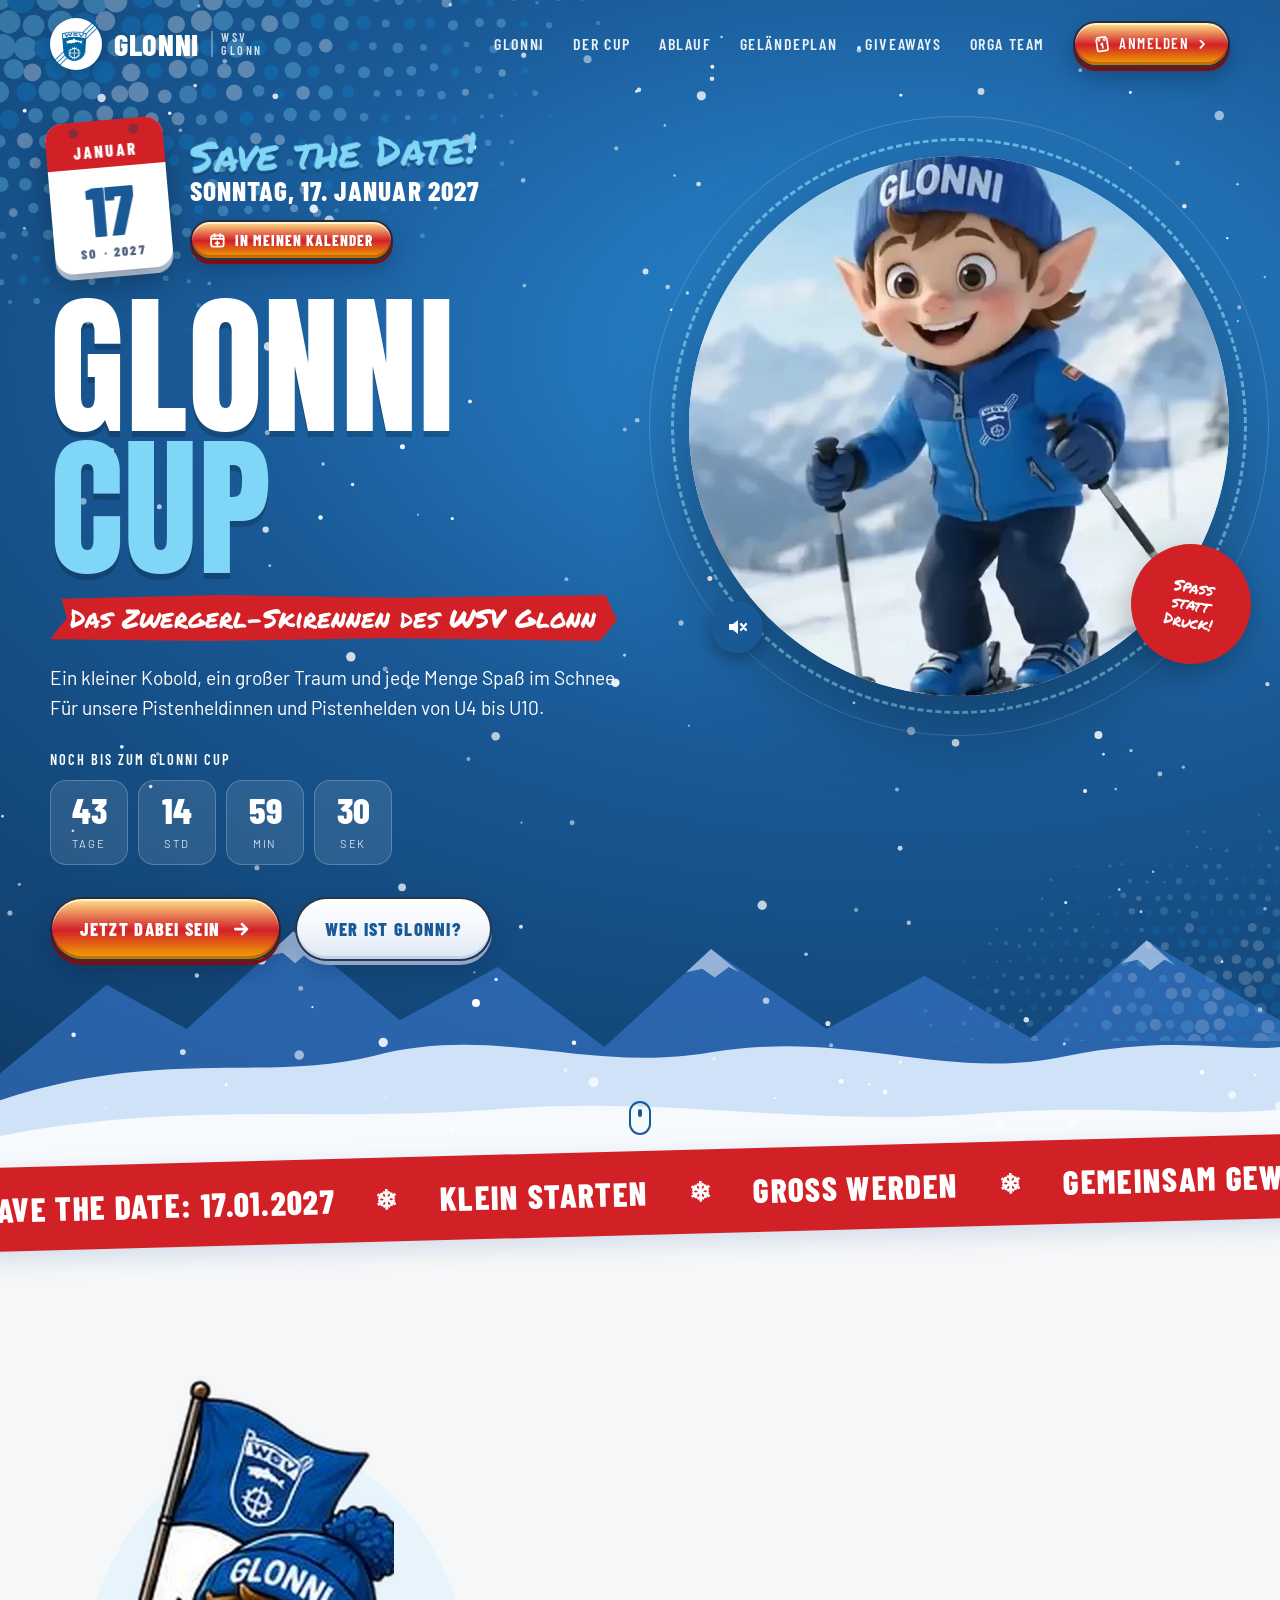
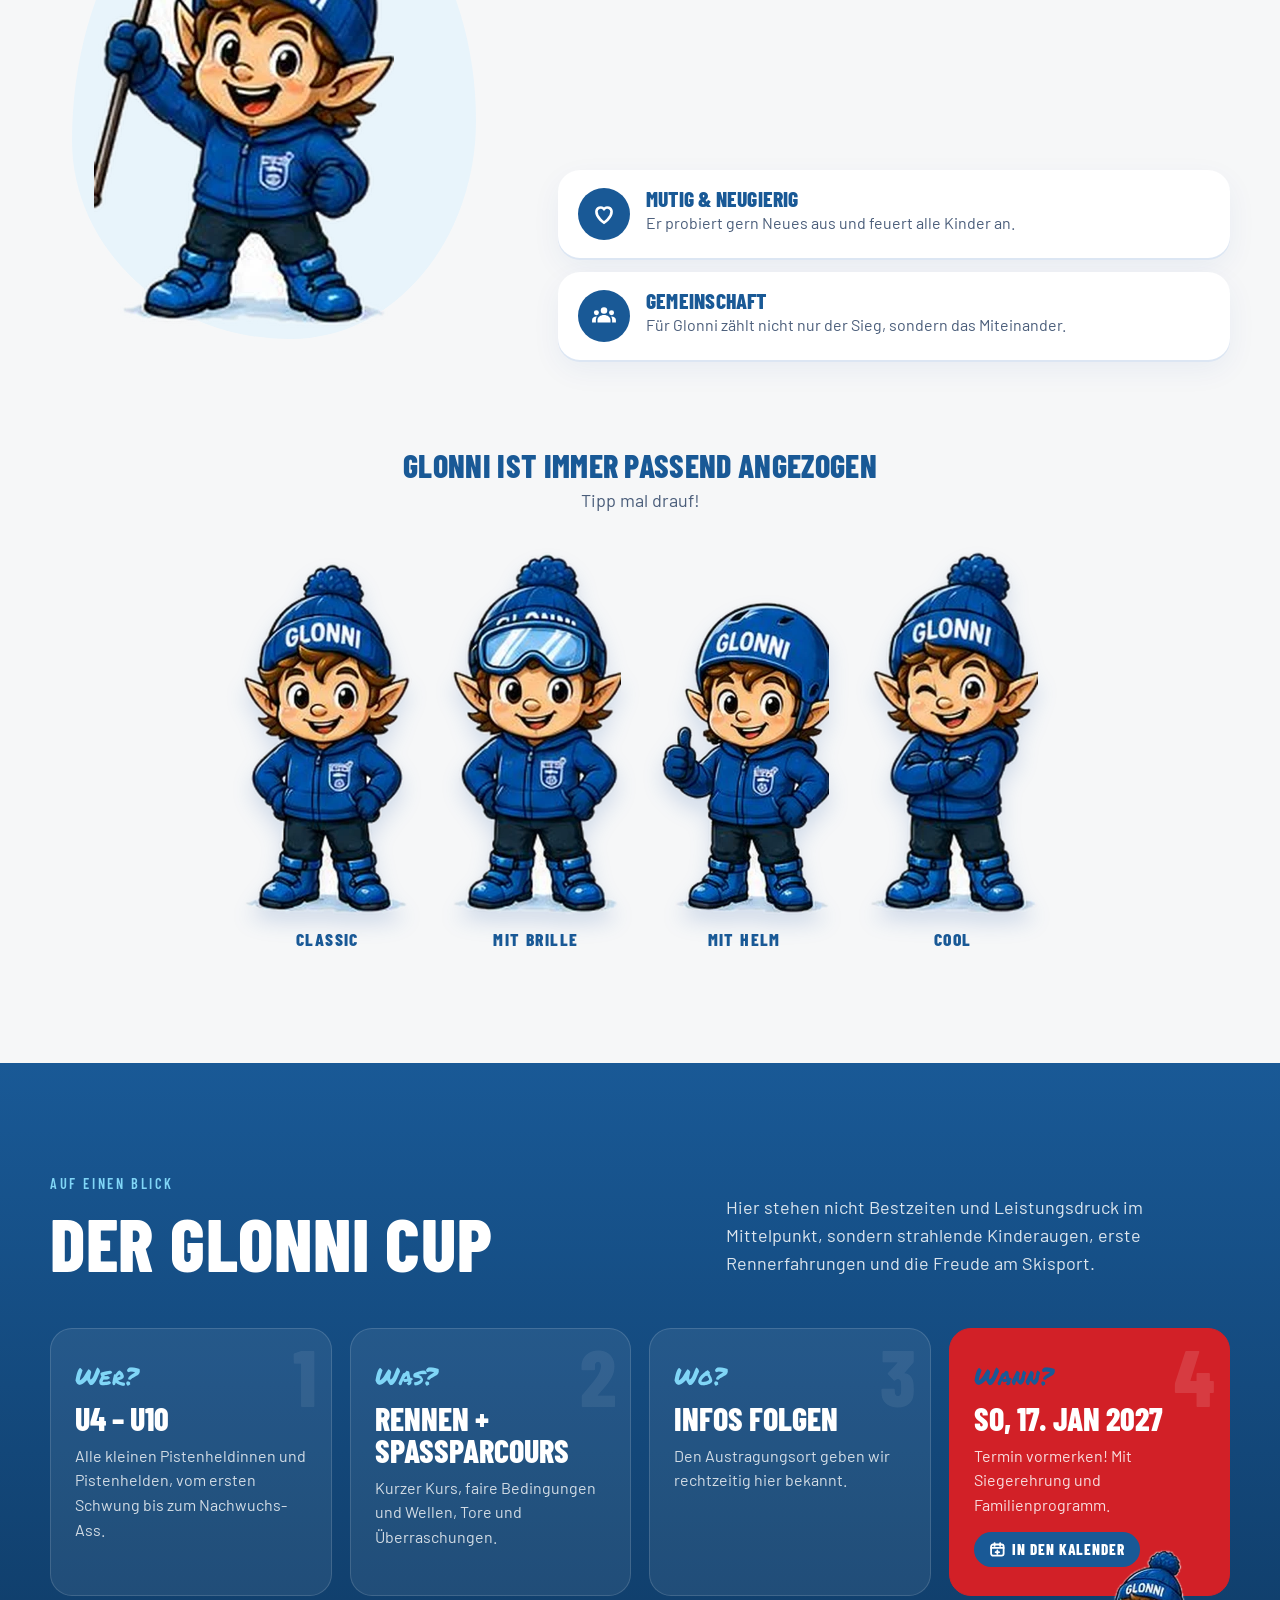
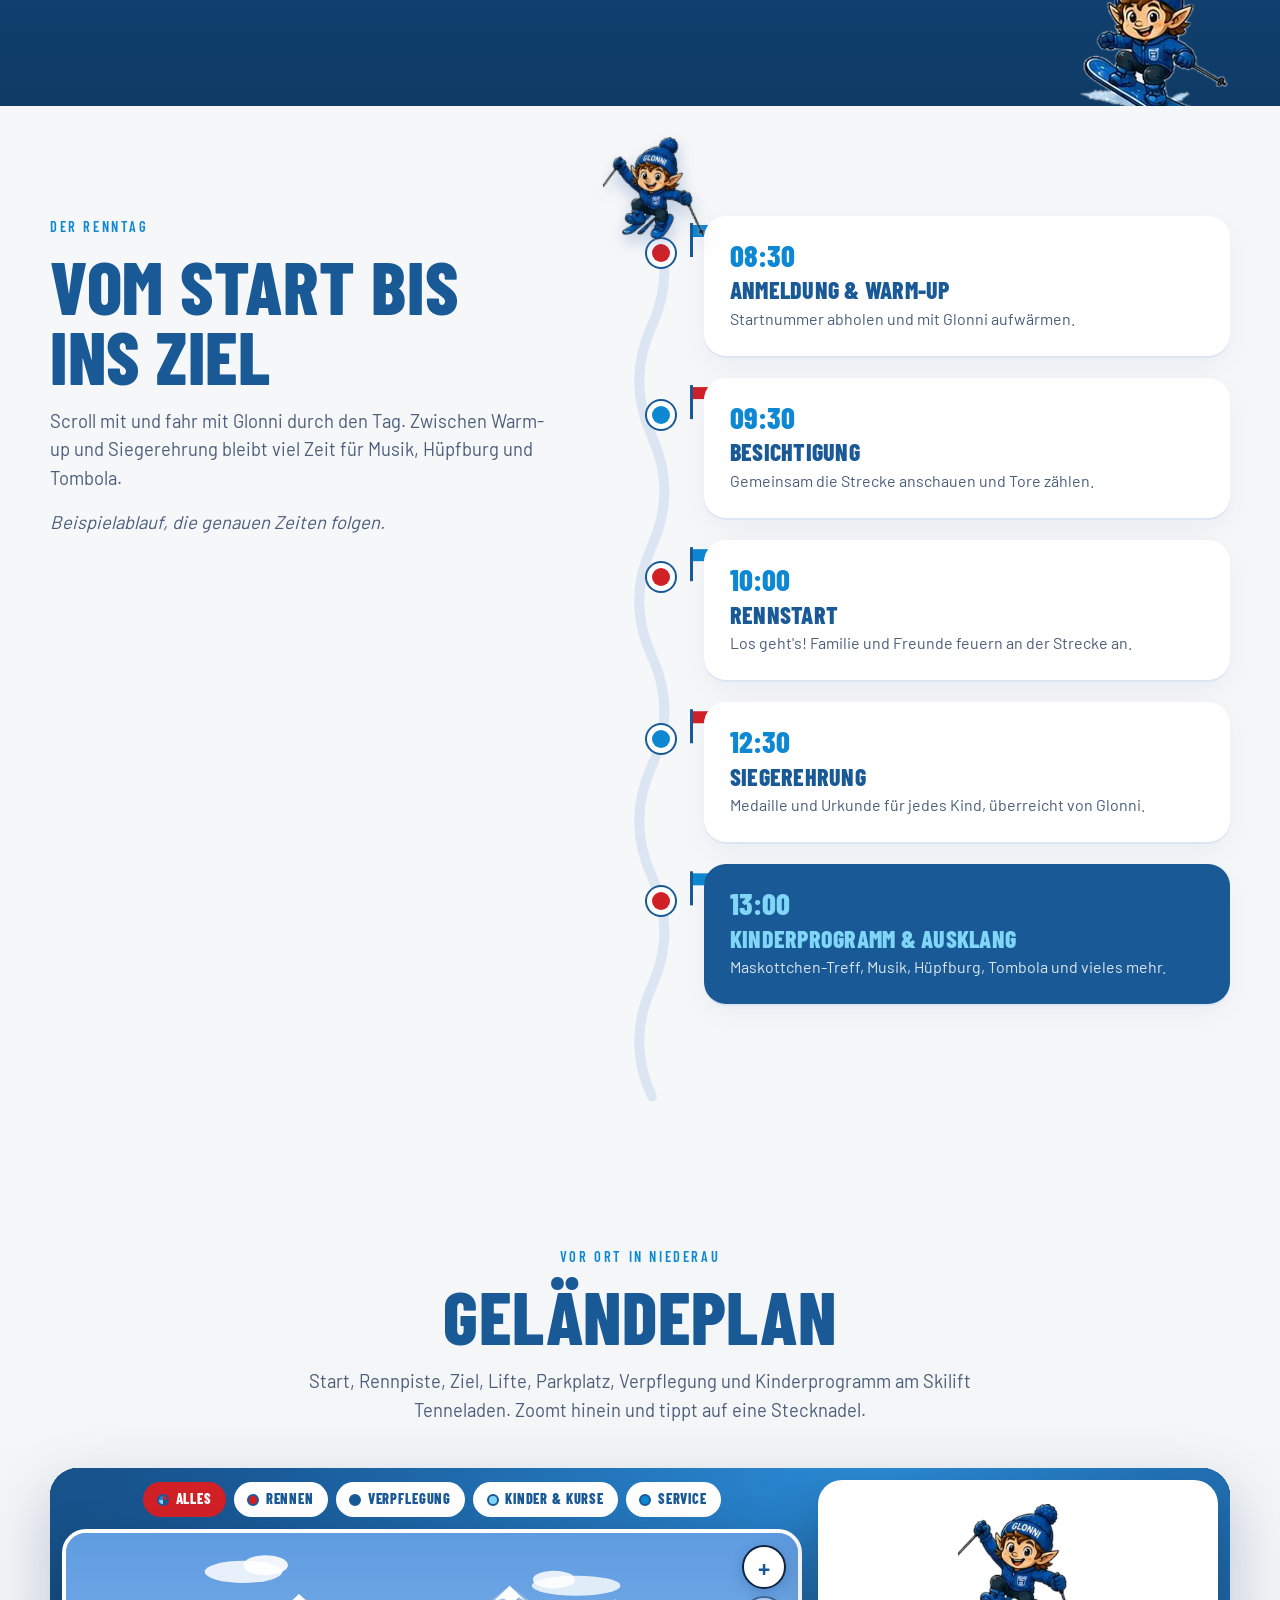
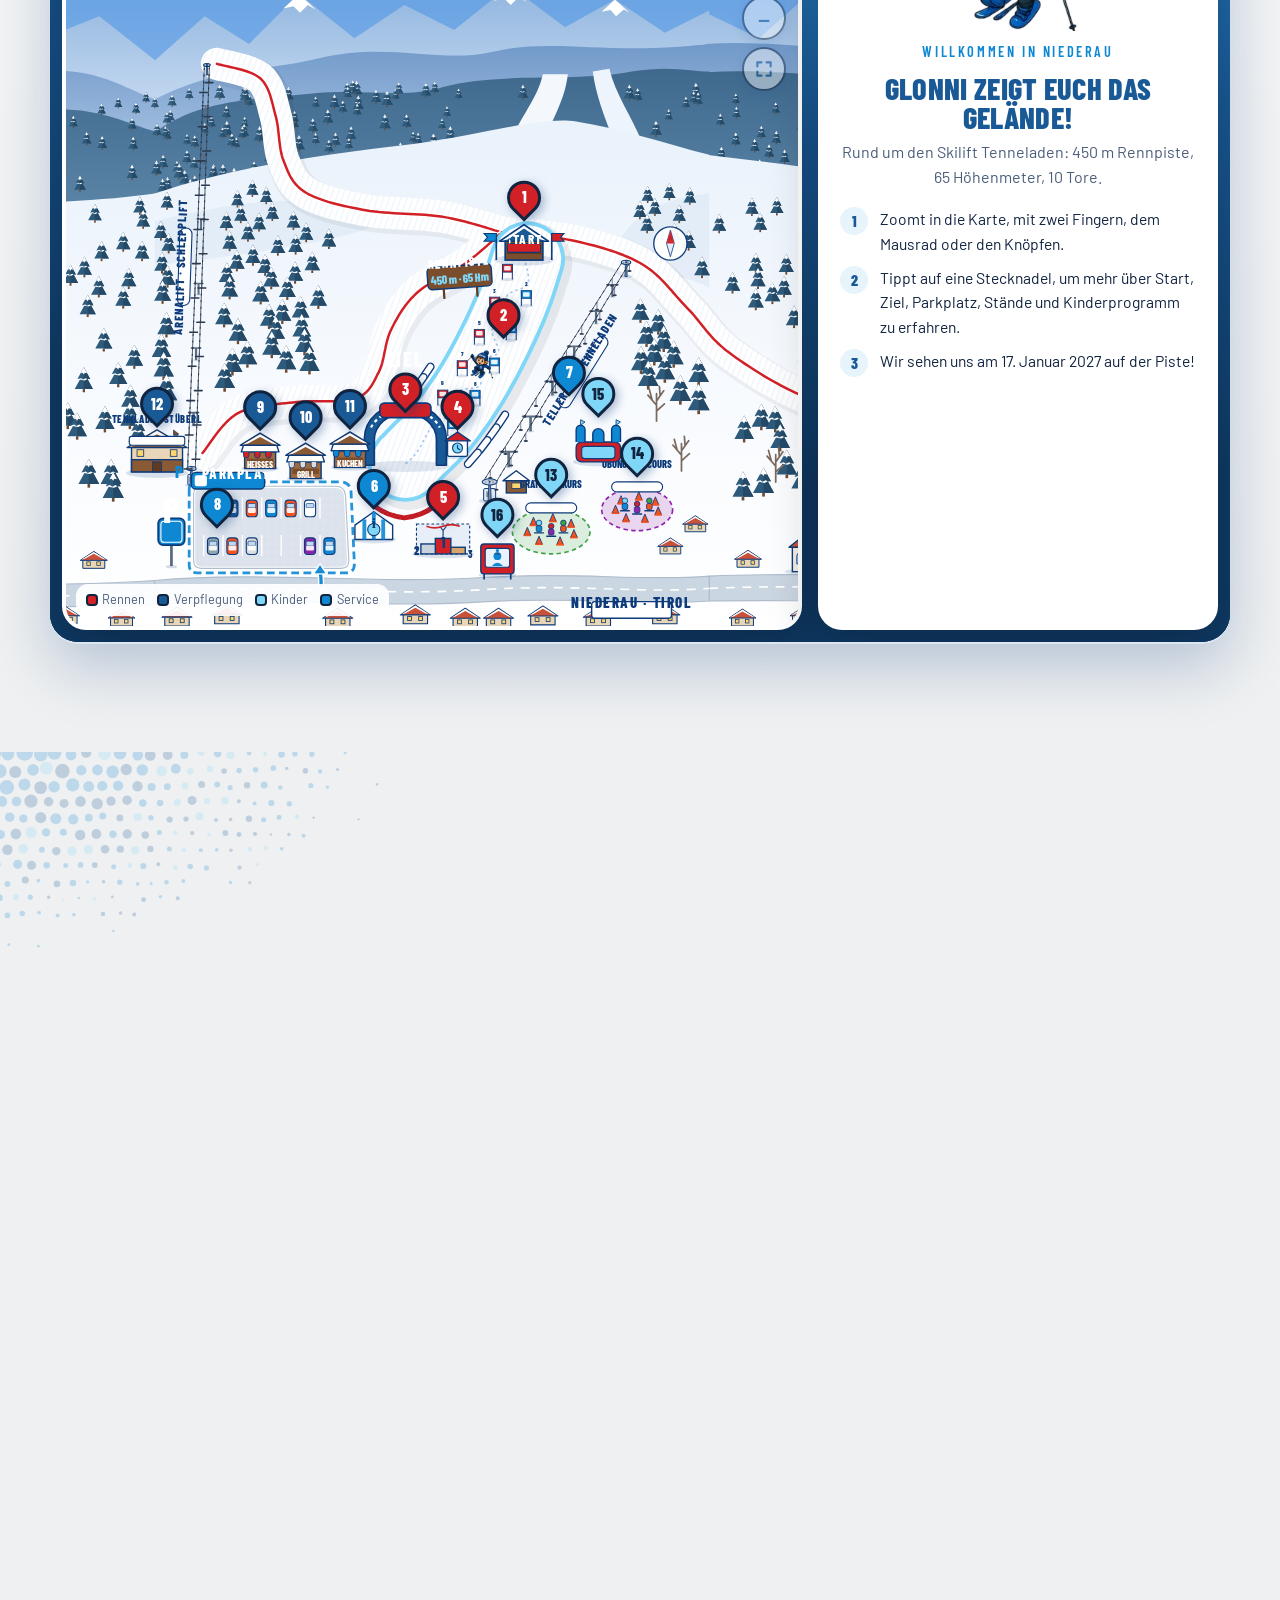
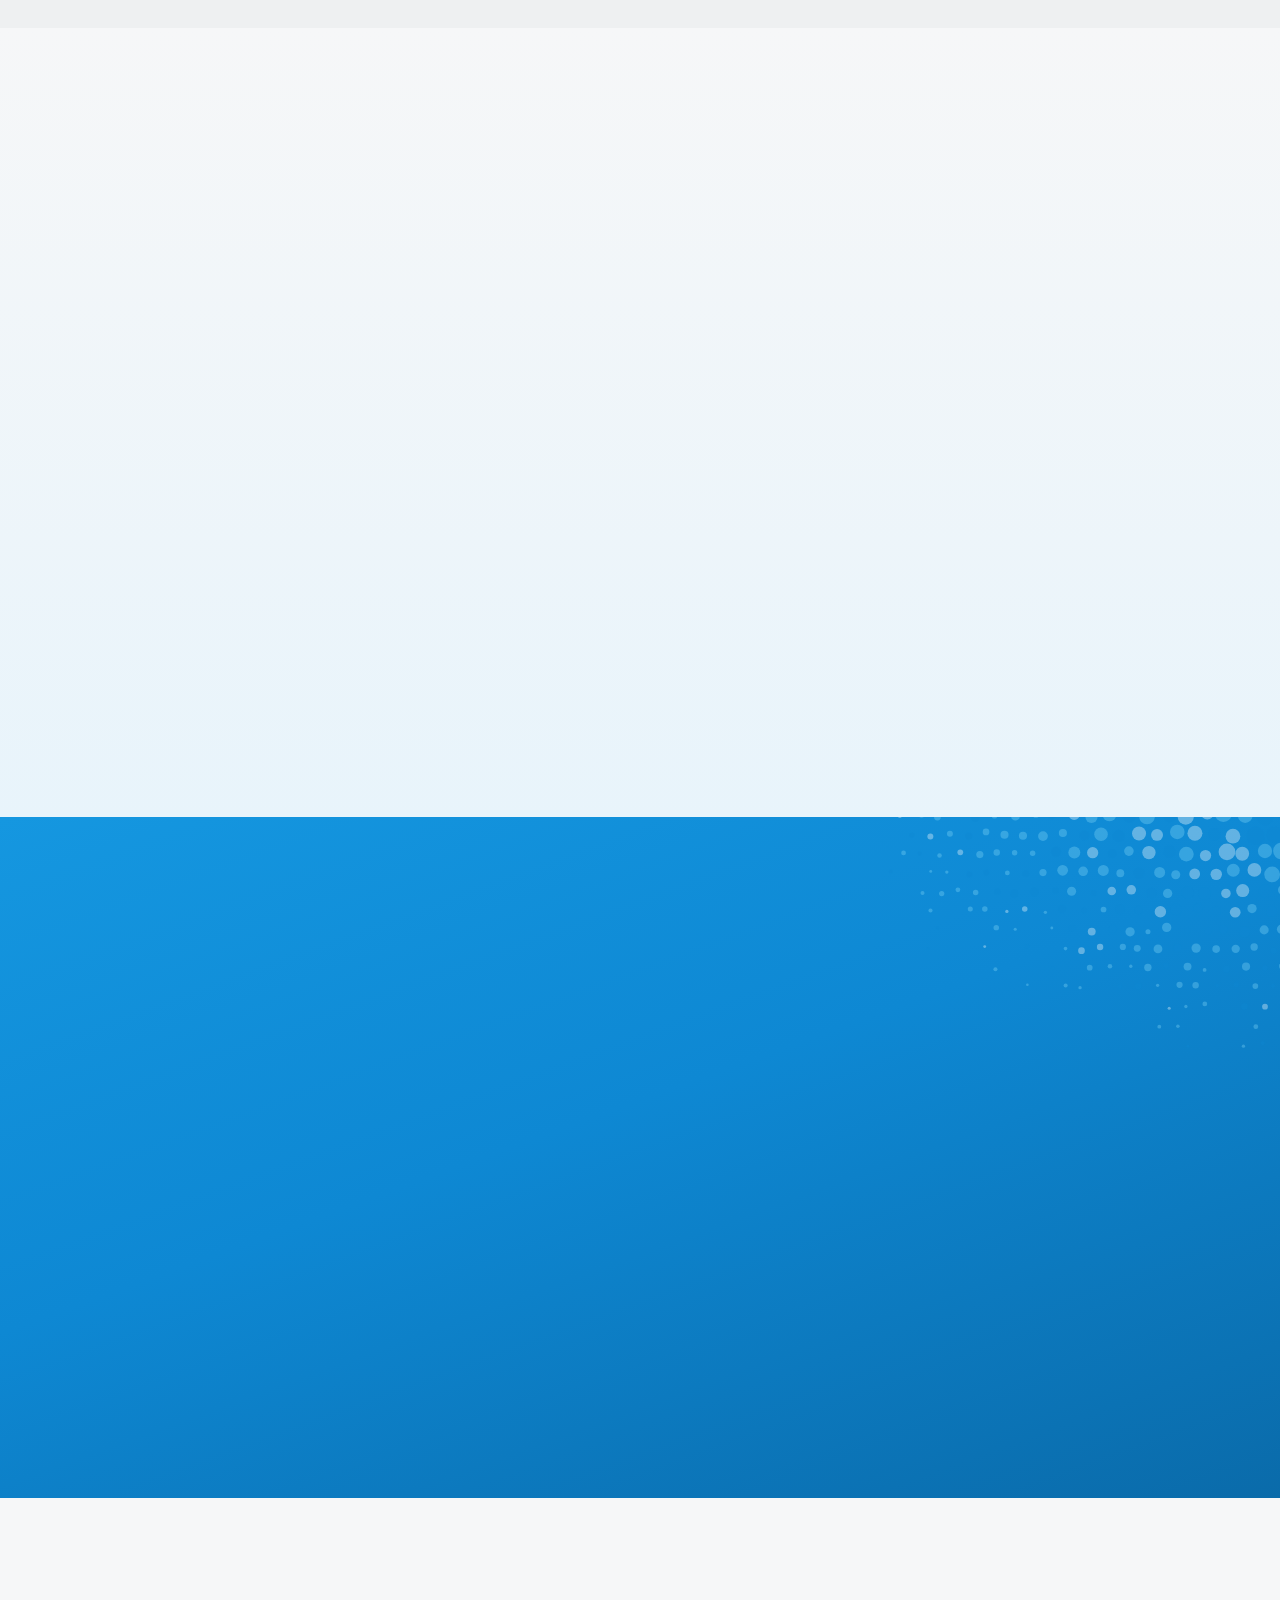
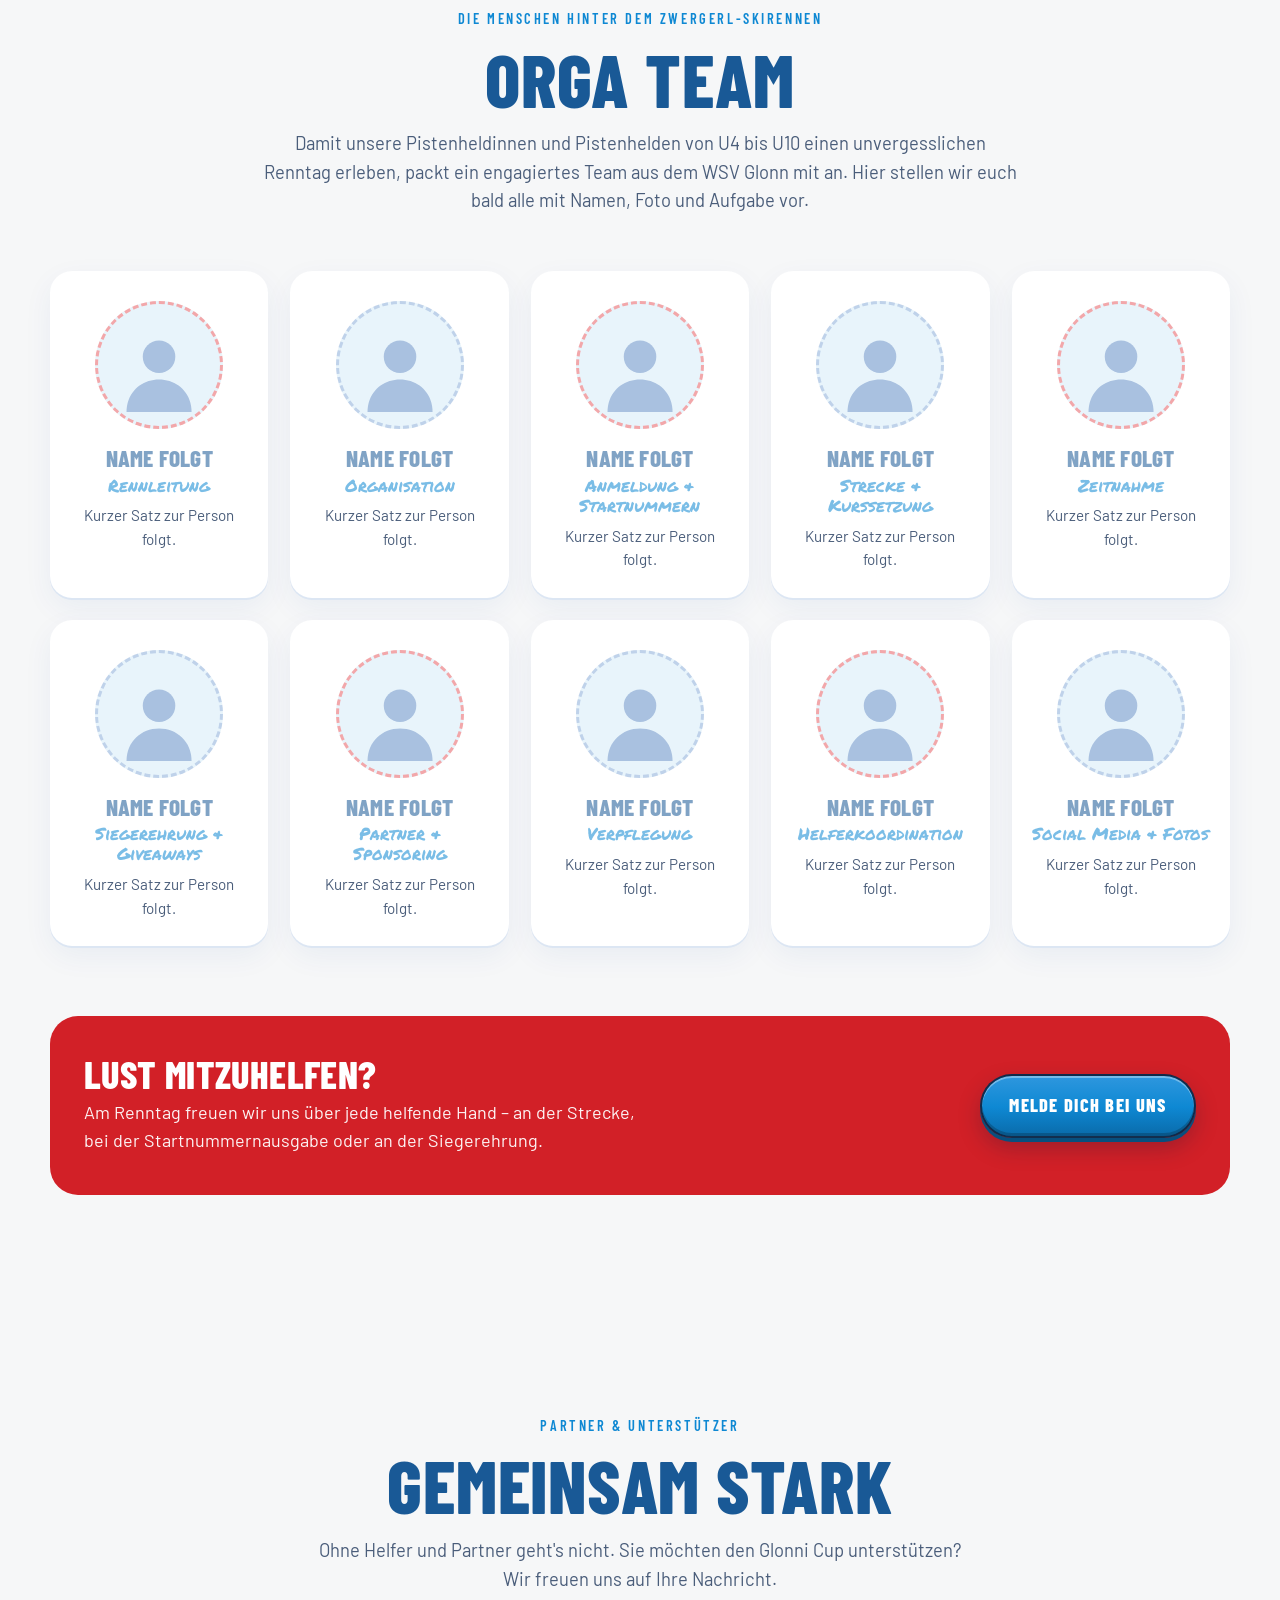
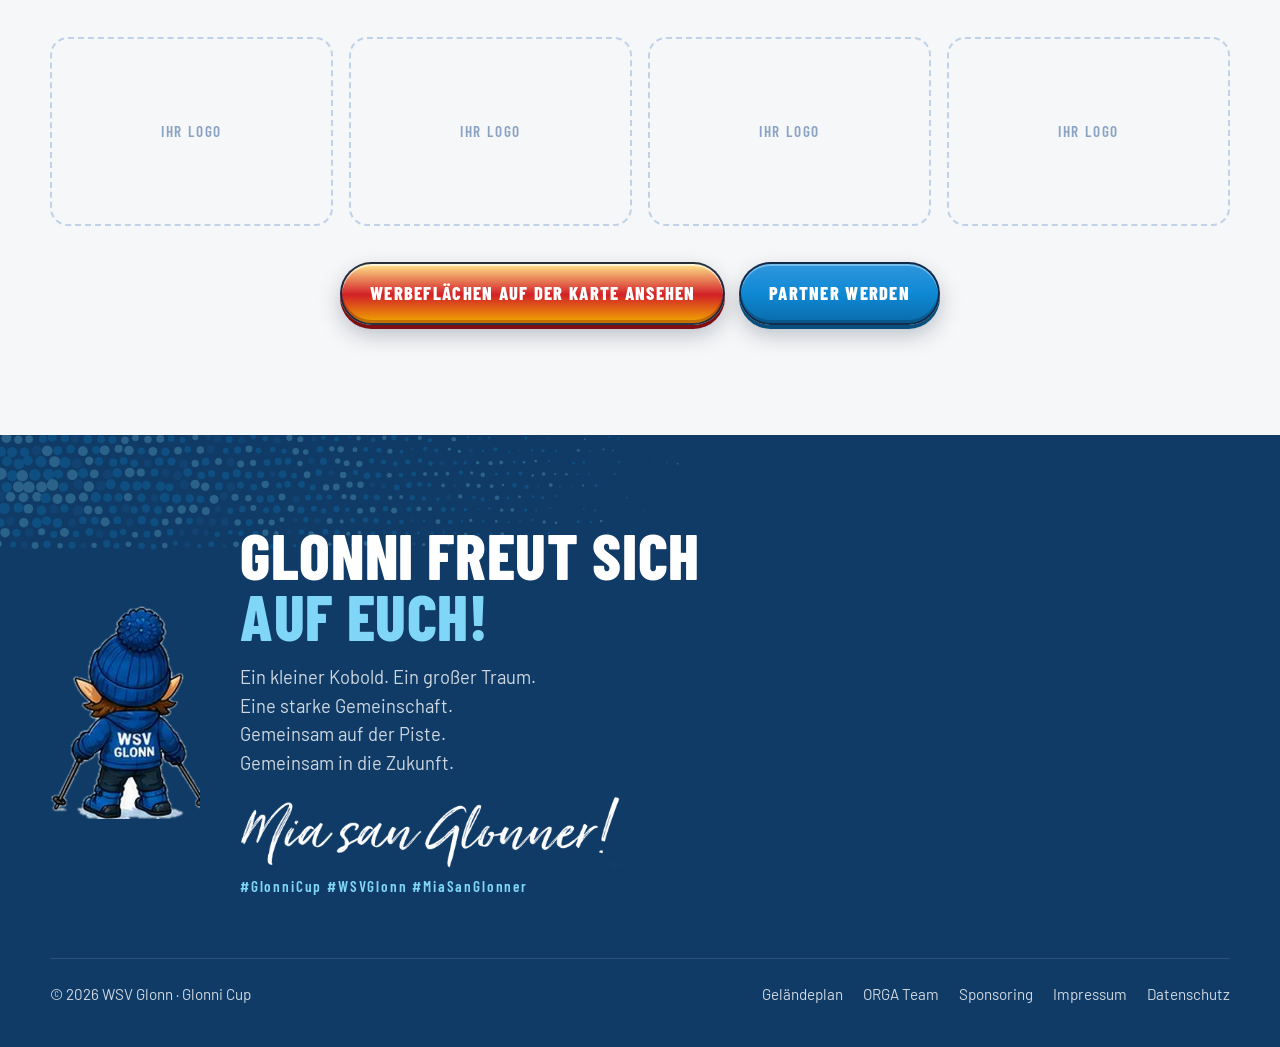
<file: orga-team.html>
<!DOCTYPE html>
<html lang="de">
<head>
<meta charset="utf-8">
<meta name="robots" content="noindex">
<meta http-equiv="refresh" content="0; url=index.html#orga-team">
<link rel="canonical" href="index.html#orga-team">
<title>ORGA Team – Glonni Cup 2027</title>
<script>location.replace('index.html#orga-team')</script>
</head>
<body><p><a href="index.html#orga-team">Zum ORGA Team</a></p></body>
</html>
</file>
<file: assets/fonts.css>
@font-face{font-family:"Barlow Condensed";font-weight:800;font-display:swap;src:url([data-uri]) format("woff2")}
@font-face{font-family:"Barlow Condensed";font-weight:600;font-display:swap;src:url([data-uri]) format("woff2")}
@font-face{font-family:"Barlow";font-weight:400;font-display:swap;src:url([data-uri]) format("woff2")}
@font-face{font-family:"Barlow";font-weight:600;font-display:swap;src:url([data-uri]) format("woff2")}
@font-face{font-family:"Permanent Marker";font-weight:400;font-display:swap;src:url([data-uri]) format("woff2")}
</file>
